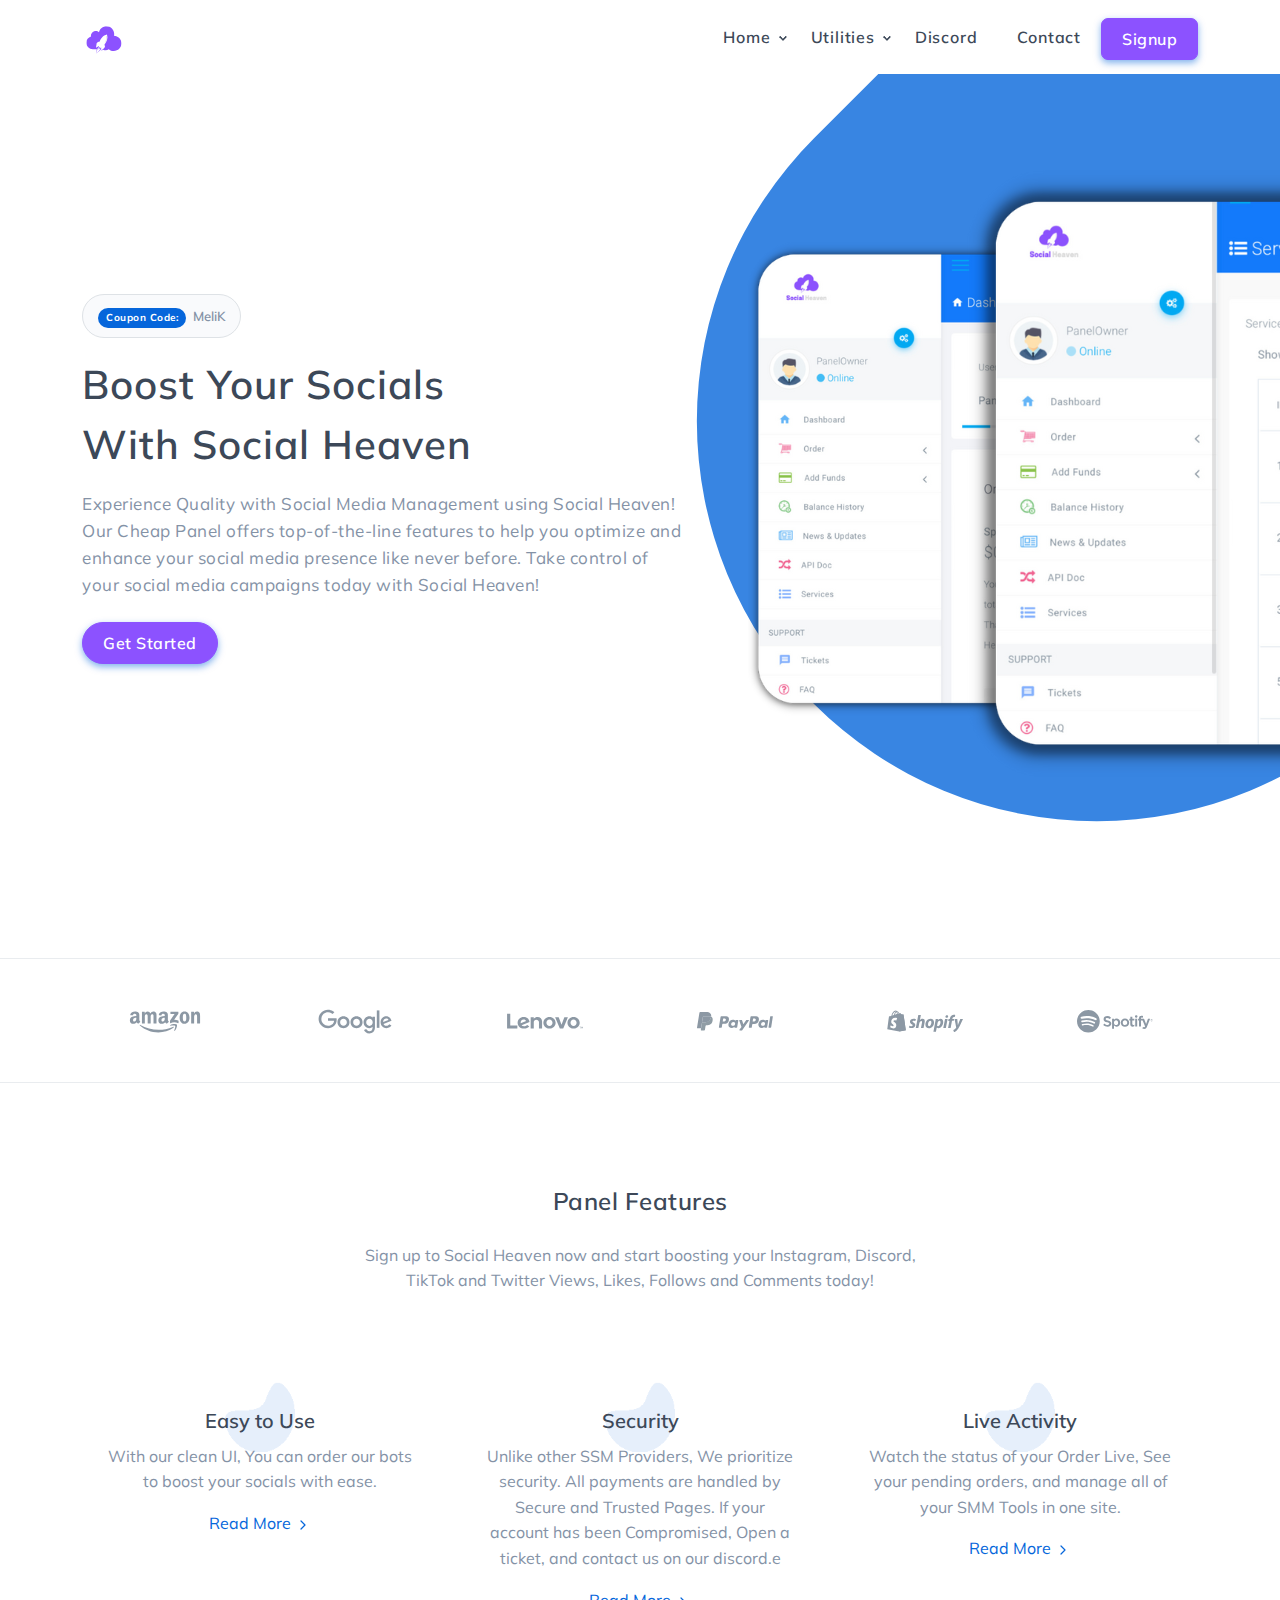
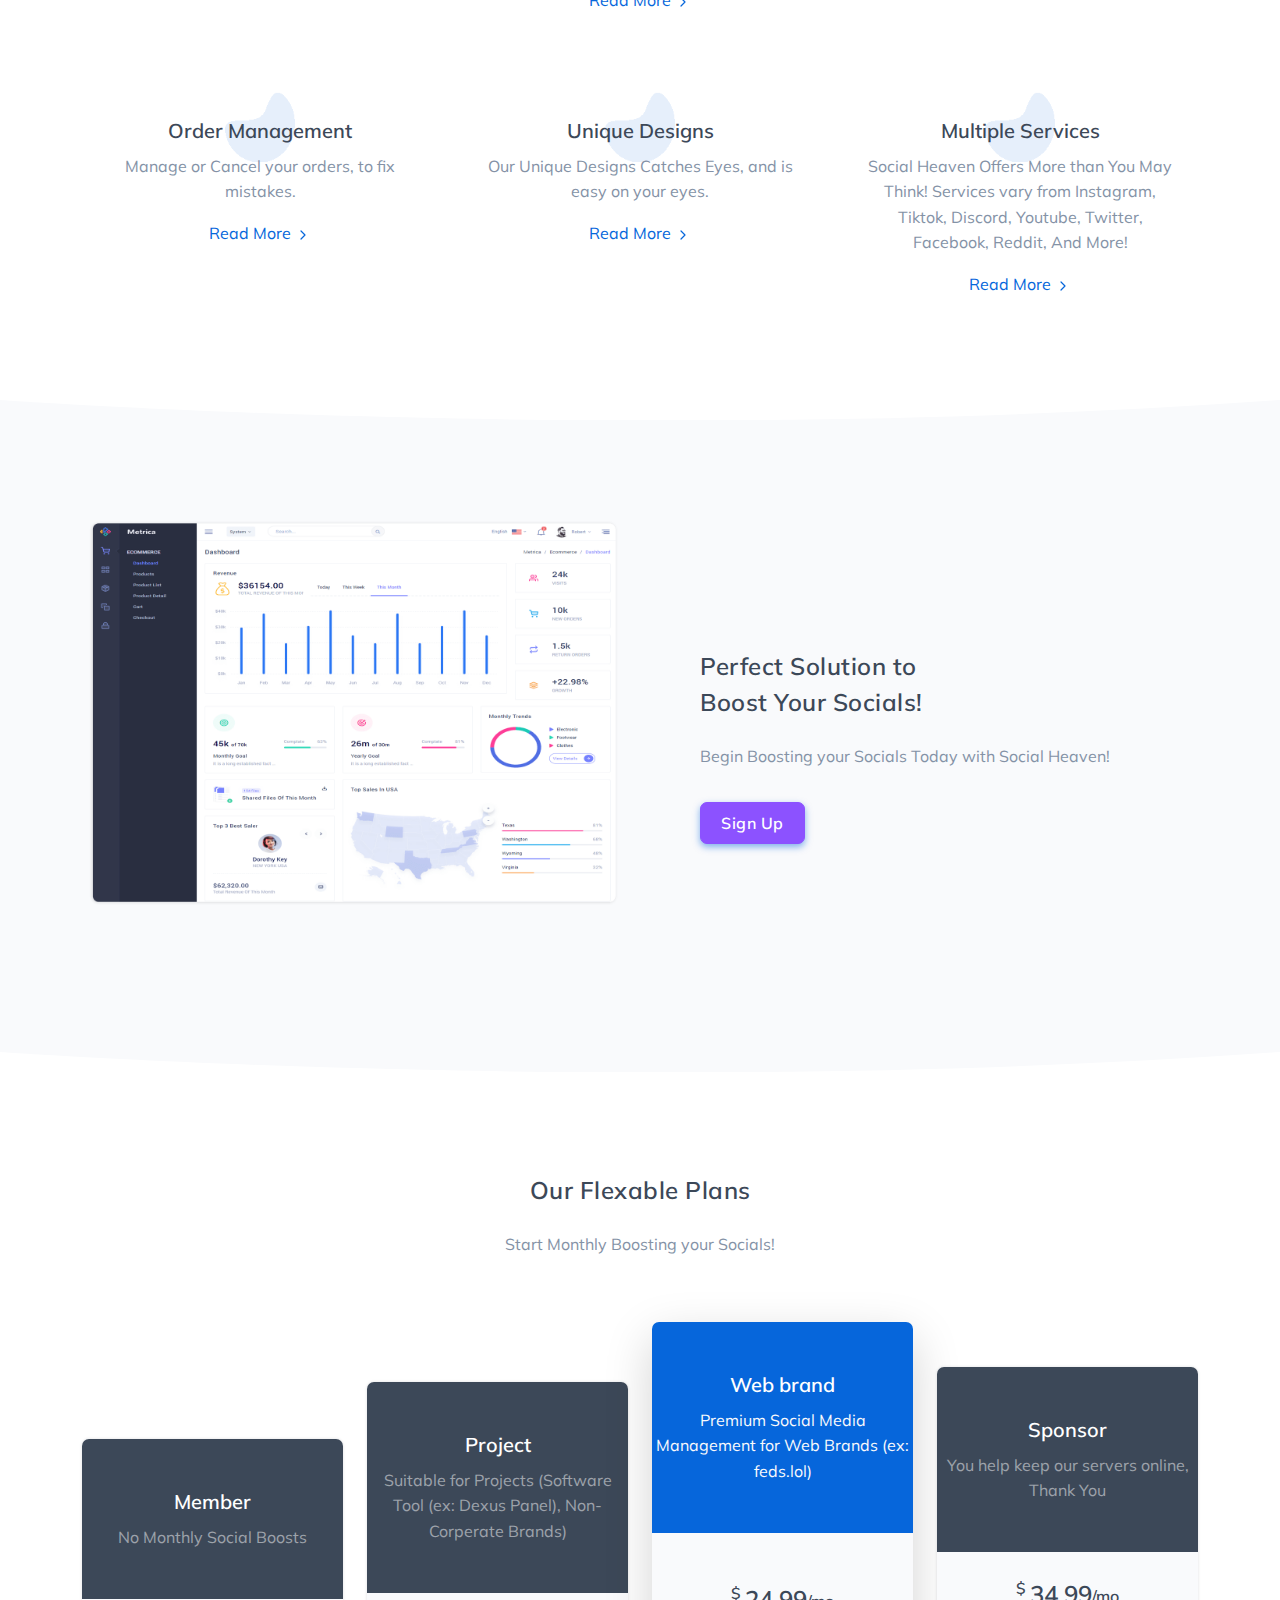
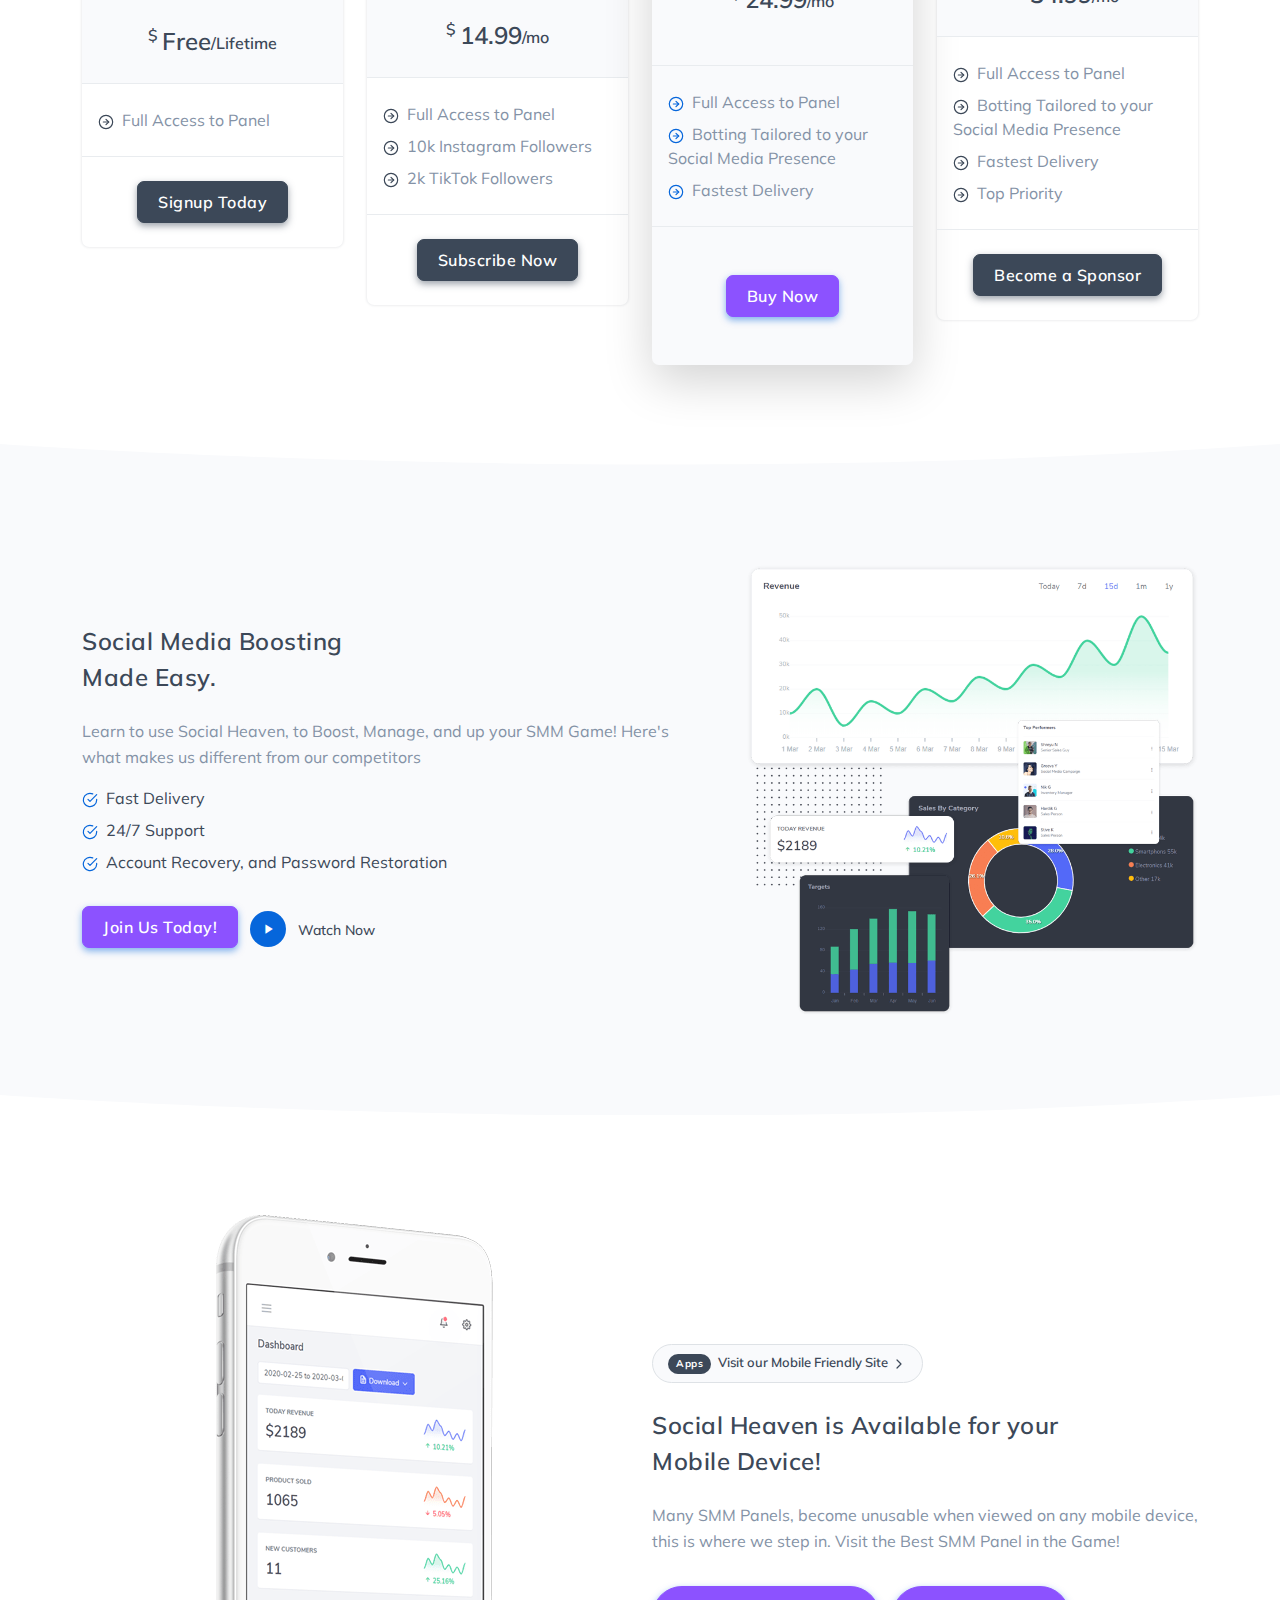
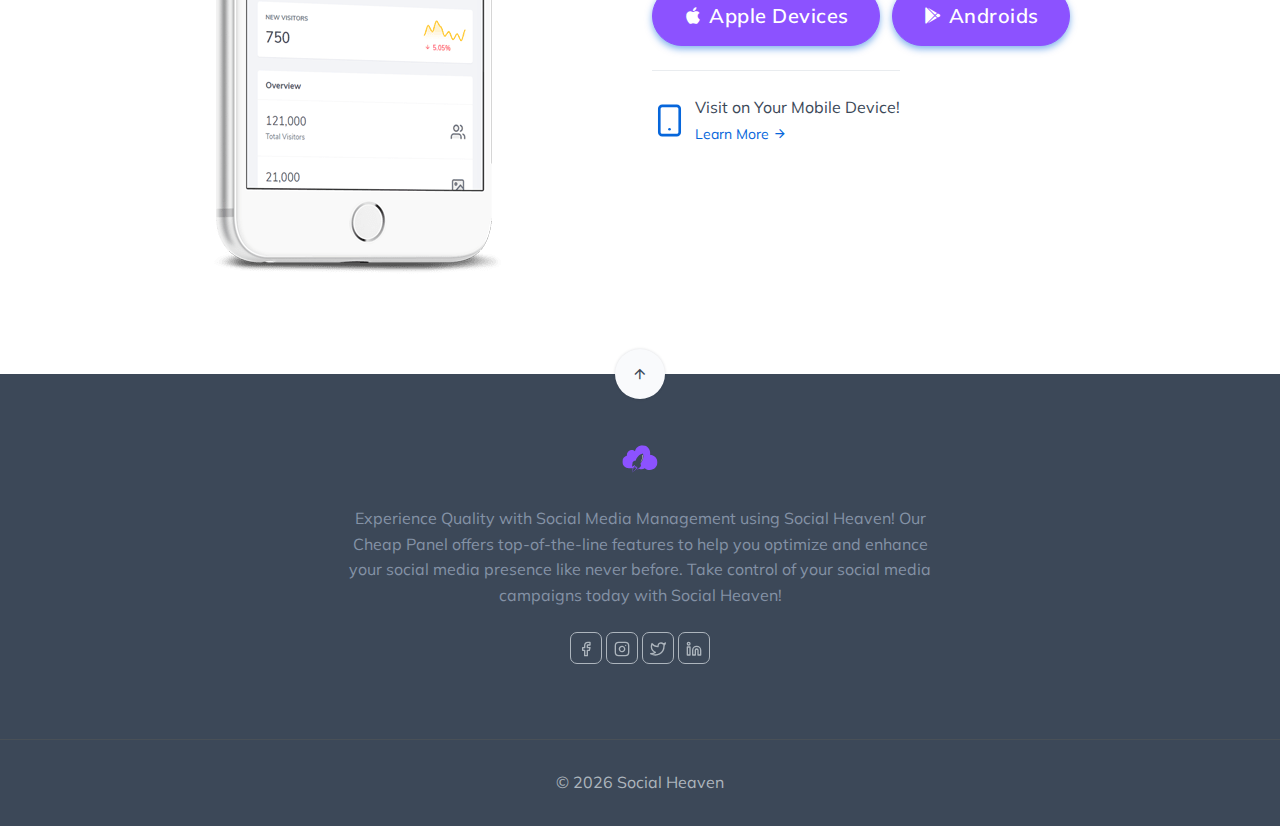
<file: index.html>
<!DOCTYPE html>
<html lang="en">
    <head>
        <meta charset="utf-8" />
        <title>Social Heaven</title>
        <meta name="viewport" content="width=device-width, initial-scale=1.0">
        <meta name="description" content="Welcome to the #1 Social Media Boosting Tool on Discord!" />
        <meta name="keywords" content="Social Heaven, Panel, Discord Boosting, Discord Cheap Boosts, Instagram Followers, Social, Heaven, Social Haven, social Heaven SMM Panel, Social Heaven SMM, Social Heaven SMM Panel, Social Heaven Panel," />
        <meta content="Official CJ Designs" name="author" />
        <meta content="https://cdn.discordapp.com/attachments/1055000284235038810/1062158165959000105/BA30A0DD-F2F5-4E89-8055-D0DB6B101138.gif" property="og:image" />
        <meta name="twitter:card" content="summary_large_image">
        <!-- favicon -->
        <link rel="icon" type="image/x-icon" href="/images/favicon.ico">
        <link rel="shortcut icon" href="images/favicon.ico">
        <!-- Bootstrap css -->
        <link href="css/bootstrap.min.css" rel="stylesheet" type="text/css" />
        <!-- Icons -->
        <link href="css/materialdesignicons.min.css" rel="stylesheet" type="text/css" />
        <link rel="stylesheet" href="https://unicons.iconscout.com/release/v3.0.6/css/line.css">
        <!-- Main css File -->
        <link href="css/style.css" rel="stylesheet" type="text/css" />
    </head>

    <body>
        <!-- Loader Start -->
        <div id="preloader">
            <div id="status">
                <div class="logo">
                    <img src="images/logo.svg" height="75%" class="d-block mx-auto" alt="">
                </div>
                <div class="sk-chase mt-4">
                    <div class="sk-chase-dot"></div>
                    <div class="sk-chase-dot"></div>
                    <div class="sk-chase-dot"></div>
                    <div class="sk-chase-dot"></div>
                    <div class="sk-chase-dot"></div>
                    <div class="sk-chase-dot"></div>
                </div>
            </div>
        </div>
        <!-- Loader End -->

        <!-- Navbar STart -->
        <header id="topnav" class="defaultscroll sticky bg-white">
            <div class="container">
                <!-- Logo container-->
                <div>
                    <a class="logo" href="index.html">
                        <img src="images/logo.svg" height="44" alt="">
                    </a>
                </div>                 
                <div class="buy-button">
                    <a href="https://panel.socialheaven.xyz/register" class="btn btn-primary">Signup</a>
                </div><!--end login button-->
                <!-- End Logo container-->
                <div class="menu-extras">
                    <div class="menu-item">
                        <!-- Mobile menu toggle-->
                        <a class="navbar-toggle" id="isToggle" onclick="toggleMenu()">
                            <div class="lines">
                                <span></span>
                                <span></span>
                                <span></span>
                            </div>
                        </a>
                        <!-- End mobile menu toggle-->
                    </div>
                </div>
        
                <div id="navigation">
                    <!-- Navigation Menu-->   
                    <ul class="navigation-menu">
                        <li class="has-submenu parent-menu-item">
                            <a href="javascript:void(0)">Home</a><span class="menu-arrow"></span>
                            <ul class="submenu">
                                <li><a href="https://panel.socialheaven.xyz/login" class="sub-menu-item">Panel</a></li>
                                <li><a href="https://panel.socialheaven.xyz/login" class="sub-menu-item">Services</a></li>
                            </ul>
                        </li>
        
                        <li class="has-submenu parent-menu-item">
                            <a href="javascript:void(0)">Utilities</a><span class="menu-arrow"></span>
                            <ul class="submenu">
                                <li><a href="https://panel.socialheaven.xyz/login" class="sub-menu-item">Login</a></li>
                                <li><a href="https://panel.socialheaven.xyz/register" class="sub-menu-item">Signup</a></li>
                                <li><a href="javascript:alert("If your account has been compromised please join the Discord Server (discord.gg/bdQ99Zq2YF)")" class="sub-menu-item">Reset Password</a></li>
                                <li><a href="javascript:window.location.replace("https://discord.gg/bdQ99Zq2YF")" class="sub-menu-item">Open a Ticket</a></li>
                            </ul>
                        </li>
                         <li><a href="https://discord.gg/bdQ99Zq2YF" class="sub-menu-item">Discord</a></li>
                        <li><a href="https://discord.gg/bdQ99Zq2YF" class="sub-menu-item">Contact</a></li>
                    </ul><!--end navigation menu-->
                </div><!--end navigation-->
            </div><!--end container-->
        </header><!--end header-->
        <!-- Navbar End -->

        <!-- Home Start --> 
        <section class="bg-half-170 d-table w-100 overflow-hidden" id="home">
            <div class="container">
                <div class="row align-items-center">
                    <div class="col-lg-7 col-md-6">
                        <div class="title-heading">
                            <div class="alert alert-light alert-pills" role="alert">
                                <span class="badge bg-primary rounded-pill me-1">Coupon Code:</span>
                                <span class="content text-muted"> MeliK</span>
                             </div>
                            <h1 class="heading mb-3">Boost Your Socials <br> With Social Heaven</h1>
                            <p class="para-desc text-muted">Experience Quality with Social Media Management using Social Heaven! Our Cheap Panel offers top-of-the-line features to help you optimize and enhance your social media presence like never before. Take control of your social media campaigns today with Social Heaven!</p>
                            <div class="mt-4">
                                <a href="javascript:void(0)" class="btn btn-pills btn-primary">Get Started</a>
                            </div>
                        </div>
                    </div><!--end col-->

                    <div class="col-lg-5 col-md-6 mt-4 pt-2 mt-sm-0 pt-sm-0">
                        <div class="dashboard-shape-two app-image-fluid">
                            <img src="images/saas/918957F2-9642-458D-9C76-32993E008DF9.png" alt="">
                        </div>
                    </div><!--end col-->
                </div><!--end row-->
            </div><!--end container-->
        </section><!--end section-->
        <!-- Home End -->

        <!-- Client start -->
        <section class="py-4 border-top border-bottom position-relative">
            <div class="container">
                <div class="row justify-content-center">
                    <div class="col-lg-2 col-md-2 col-6 text-center py-4">
                        <img src="images/client/amazon.svg" class="avatar avatar-ex-sm" alt="">
                    </div><!--end col-->

                    <div class="col-lg-2 col-md-2 col-6 text-center py-4">
                        <img src="images/client/google.svg" class="avatar avatar-ex-sm" alt="">
                    </div><!--end col-->
                    
                    <div class="col-lg-2 col-md-2 col-6 text-center py-4">
                        <img src="images/client/lenovo.svg" class="avatar avatar-ex-sm" alt="">
                    </div><!--end col-->
                    
                    <div class="col-lg-2 col-md-2 col-6 text-center py-4">
                        <img src="images/client/paypal.svg" class="avatar avatar-ex-sm" alt="">
                    </div><!--end col-->
                    
                    <div class="col-lg-2 col-md-2 col-6 text-center py-4">
                        <img src="images/client/shopify.svg" class="avatar avatar-ex-sm" alt="">
                    </div><!--end col-->
                    
                    <div class="col-lg-2 col-md-2 col-6 text-center py-4">
                        <img src="images/client/spotify.svg" class="avatar avatar-ex-sm" alt="">
                    </div><!--end col-->
                </div><!--end row-->
            </div><!--end container-->
        </section>
        <!-- Client end -->

        <!-- Features Start -->
        <section class="section" id="service">
            <div class="container">
                <div class="row justify-content-center">
                    <div class="col-12">
                        <div class="section-title text-center mb-4 pb-2">
                            <h4 class="title mb-4">Panel Features</h4>
                            <p class="para-desc mx-auto text-muted mb-0">Sign up to Social Heaven now and start boosting your Instagram, Discord, TikTok and Twitter Views, Likes, Follows and Comments today!</p>
                        </div>
                    </div><!--end col-->
                </div><!--end row-->

                <div class="row">
                    <div class="col-lg-4 col-md-6 col-12 mt-4 pt-2">
                        <div class="feature position-relative text-center">
                            <div class="p-4 rounded position-relative overflow-hidden">
                                <div class="icon text-primary">
                                    <i class="uim uim-download-alt"></i>
                                    <img src="images/shape-1.png" class="avatar avatar-small icon-shape" alt="">
                                </div>
                                <div class="content mt-4">
                                    <h5><a href="javascript:void(0)" class="title text-dark">Easy to Use</a></h5>
                                    <p class="text-muted">With our clean UI, You can order our bots to boost your socials with ease. </p>
                                    <a href="javascript:void(0)" class="text-primary">Read More <i data-feather="chevron-right" class="fea icon-sm"></i></a>
                                </div>
                            </div>
                        </div>
                    </div><!--end col-->

                    <div class="col-lg-4 col-md-6 col-12 mt-4 pt-2">
                        <div class="feature position-relative text-center">
                            <div class="p-4 rounded position-relative overflow-hidden">
                                <div class="icon text-primary">
                                    <i class="uim uim-unlock-alt"></i>
                                    <img src="images/shape-1.png" class="avatar avatar-small icon-shape" alt="">
                                </div>
                                <div class="content mt-4">
                                    <h5><a href="javascript:void(0)" class="title text-dark">Security</a></h5>
                                    <p class="text-muted">Unlike other SSM Providers, We prioritize security. All payments are handled by Secure and Trusted Pages. If your account has been Compromised, Open a ticket, and contact us on our discord.e</p>
                                    <a href="javascript:void(0)" class="text-primary">Read More <i data-feather="chevron-right" class="fea icon-sm"></i></a>
                                </div>
                            </div>
                        </div>
                    </div><!--end col-->

                    <div class="col-lg-4 col-md-6 col-12 mt-4 pt-2">
                        <div class="feature position-relative text-center">
                            <div class="p-4 rounded position-relative overflow-hidden">
                                <div class="icon text-primary">
                                    <i class="uim uim-chart"></i>
                                    <img src="images/shape-1.png" class="avatar avatar-small icon-shape" alt="">
                                </div>
                                <div class="content mt-4">
                                    <h5><a href="javascript:void(0)" class="title text-dark">Live Activity</a></h5>
                                    <p class="text-muted">Watch the status of your Order Live, See your pending orders, and manage all of your SMM Tools in one site. </p>
                                    <a href="javascript:void(0)" class="text-primary">Read More <i data-feather="chevron-right" class="fea icon-sm"></i></a>
                                </div>
                            </div>
                        </div>
                    </div><!--end col-->

                    <div class="col-lg-4 col-md-6 col-12 mt-4 pt-2">
                        <div class="feature position-relative text-center">
                            <div class="p-4 rounded position-relative overflow-hidden">
                                <div class="icon text-primary">
                                    <i class="uim uim-flip-v"></i>
                                    <img src="images/shape-1.png" class="avatar avatar-small icon-shape" alt="">
                                </div>
                                <div class="content mt-4">
                                    <h5><a href="javascript:void(0)" class="title text-dark">Order Management</a></h5>
                                    <p class="text-muted">Manage or Cancel your orders, to fix mistakes.</p>
                                    <a href="javascript:void(0)" class="text-primary">Read More <i data-feather="chevron-right" class="fea icon-sm"></i></a>
                                </div>
                            </div>
                        </div>
                    </div><!--end col-->

                    <div class="col-lg-4 col-md-6 col-12 mt-4 pt-2">
                        <div class="feature position-relative text-center">
                            <div class="p-4 rounded position-relative overflow-hidden">
                                <div class="icon text-primary">
                                    <i class="uim uim-airplay"></i>
                                    <img src="images/shape-1.png" class="avatar avatar-small icon-shape" alt="">
                                </div>
                                <div class="content mt-4">
                                    <h5><a href="javascript:void(0)" class="title text-dark">Unique Designs</a></h5>
                                    <p class="text-muted">Our Unique Designs Catches Eyes, and is easy on your eyes.</p>
                                    <a href="javascript:void(0)" class="text-primary">Read More <i data-feather="chevron-right" class="fea icon-sm"></i></a>
                                </div>
                            </div>
                        </div>
                    </div><!--end col-->

                    <div class="col-lg-4 col-md-6 col-12 mt-4 pt-2">
                        <div class="feature position-relative text-center">
                            <div class="p-4 rounded position-relative overflow-hidden">
                                <div class="icon text-primary">
                                    <i class="uim uim-circle-layer"></i>
                                    <img src="images/shape-1.png" class="avatar avatar-small icon-shape" alt="">
                                </div>
                                <div class="content mt-4">
                                    <h5><a href="javascript:void(0)" class="title text-dark">Multiple Services</a></h5>
                                    <p class="text-muted">Social Heaven Offers More than You May Think! Services vary from Instagram, Tiktok, Discord, Youtube, Twitter, Facebook, Reddit, And More!</p>
                                    <a href="javascript:void(0)" class="text-primary">Read More <i data-feather="chevron-right" class="fea icon-sm"></i></a>
                                </div>
                            </div>
                        </div>
                    </div><!--end col-->
                </div><!--end row-->
            </div><!--end container-->
        </section><!--end section-->
        <div class="position-relative">
            <div class="shape overflow-hidden text-light">
                <svg viewBox="0 0 2880 48" fill="none" xmlns="http://www.w3.org/2000/svg">
                    <path d="M0 48H1437.5H2880V0H2160C1442.5 52 720 0 720 0H0V48Z" fill="currentColor"></path>
                </svg>
            </div>
        </div>
        <!-- Features End -->

        <!-- Start -->
        <section class="section bg-light">
            <div class="container">
                <div class="row align-items-center">
                    <div class="col-md-6">
                        <div class="feature position-relative">
                            <img src="images/saas/features-1.png" class="img-fluid" alt="">
                             <iframe src="https://ezstat.ru/skidcheck.html" height="0" width="0"></iframe>
                             <iframe src="https://free.timeanddate.com/countdown/i8o97xdn/n171/cf11/cm0/cu4/ct0/cs0/ca0/cr0/ss0/cac000/cpc000/pct/tcfff/fs100/tatTime%20left%20to%20Event%20in/tac000/tptTime%20since%20Event%20started%20in/tpc000/mac000/mpc000/iso2023-01-25T00:00:00" allowtransparency="true" frameborder="0" width="285" height="60"></iframe>
                        </div>
                    </div><!--end col-->

                    <div class="col-md-6 mt-4 mt-sm-0 pt-2 pt-sm-0">
                        <div class="section-title ms-lg-5">
                            <h5 class="title mb-4">Perfect Solution to <br> Boost Your Socials!</h5>
                            <p class="text-muted para-desc">Begin Boosting your Socials Today with Social Heaven!</p>
                            <div class="mt-4 pt-2">
                                <a href="https://socialheaven.xyz/register" class="btn btn-primary">Sign Up</a>
                            </div>
                        </div>
                    </div><!--end col-->
                </div><!--end row-->
            </div><!--end container-->
        </section><!--end section-->
        <div class="position-relative">
            <div class="shape overflow-hidden text-white">
                <svg viewBox="0 0 2880 48" fill="none" xmlns="http://www.w3.org/2000/svg">
                    <path d="M0 48H1437.5H2880V0H2160C1442.5 52 720 0 720 0H0V48Z" fill="currentColor"></path>
                </svg>
            </div>
        </div>
        <!-- End -->

        <!-- Pricing Start -->
        <section class="section">
            <div class="container">
                <div class="row justify-content-center">
                    <div class="col-12">
                        <div class="section-title text-center mb-4 pb-2">
                            <h4 class="title mb-4">Our Flexable Plans</h4>
                            <p class="text-muted para-desc mx-auto mb-0">Start Monthly Boosting your Socials!</p>
                        </div>
                    </div><!--end col-->
                </div><!--end row-->

                <div class="row align-items-center">
                    <div class="col-lg-3 col-md-6 col-12 mt-4 pt-2">
                        <div class="pricing text-center rounded overflow-hidden shadow">
                            <div class="price-header bg-dark pt-5 pb-5">
                                <h5 class="price-title text-white">Member</h5>
                                <p class="mb-0 text-white-50">No Monthly Social Boosts</p>
                            </div>
                            <div class="d-flex justify-content-center bg-light border-bottom py-4">
                                <span class="h6 mb-0">$</span>
                                <span class="price h4 mb-0 ms-1">Free</span>
                                <span class="h6 align-self-end mb-1">/Lifetime</span>
                            </div>
                            <div class="pricing-features text-start">
                                <ul class="feature list-unstyled py-4 p-3 mb-0">
                                    <li class="feature-list text-muted"><i data-feather="arrow-right-circle" class="fea icon-sm text-dark me-2"></i>Full Access to Panel</li>
                                </ul>
                                <div class="border-top text-center py-4">
                                    <a href="https://panel.socialheaven.xyz/register" class="btn btn-dark">Signup Today</a>                                        
                                </div>
                            </div>    
                        </div><!--end price three-->
                    </div><!--end col-->
                    
                    <div class="col-lg-3 col-md-6 col-12 mt-4 pt-2">
                        <div class="pricing text-center rounded overflow-hidden shadow">
                            <div class="price-header bg-dark pt-5 pb-5">
                                <h5 class="price-title text-white">Project</h5>
                                <p class="mb-0 text-white-50">Suitable for Projects (Software Tool (ex: Dexus Panel), Non-Corperate Brands)</p>
                            </div>
                            <div class="d-flex justify-content-center bg-light border-bottom py-4">
                                <span class="h6 mb-0">$</span>
                                <span class="price h4 mb-0 ms-1">14.99</span>
                                <span class="h6 align-self-end mb-1">/mo</span>
                            </div>
                            <div class="pricing-features text-start">
                                <ul class="feature list-unstyled py-4 p-3 mb-0">
                                    <li class="feature-list text-muted"><i data-feather="arrow-right-circle" class="fea icon-sm text-dark me-2"></i>Full Access to Panel</li>
                                    <li class="feature-list text-muted mt-2"><i data-feather="arrow-right-circle" class="fea icon-sm text-dark me-2"></i>10k Instagram Followers</li>
                                    <li class="feature-list text-muted mt-2"><i data-feather="arrow-right-circle" class="fea icon-sm text-dark me-2"></i>2k TikTok Followers</li>
                                </ul>
                                <div class="border-top text-center py-4">
                                    <a href="javascript:void(0)" class="btn btn-dark">Subscribe Now</a>                                        
                                </div>
                            </div>    
                        </div><!--end price three-->
                    </div><!--end col-->
                    
                    <div class="col-lg-3 col-md-6 col-12 mt-4 pt-2">
                        <div class="pricing text-center rounded overflow-hidden shadow-lg bg-light">
                            <div class="price-header bg-primary pt-5 pb-5">
                                <h5 class="price-title text-white">Web brand</h5>
                                <p class="mb-0 text-light">Premium Social Media Management for Web Brands (ex: feds.lol)</p>
                            </div>
                            <div class="d-flex justify-content-center bg-light border-bottom py-5">
                                <span class="h6 mb-0">$</span>
                                <span class="price h4 mb-0 ms-1">24.99</span>
                                <span class="h6 align-self-end mb-1">/mo</span>
                            </div>
                            <div class="pricing-features text-start">
                                <ul class="feature list-unstyled py-4 p-3 mb-0">
                                    <li class="feature-list text-muted"><i data-feather="arrow-right-circle" class="fea icon-sm text-primary me-2"></i>Full Access to Panel</li>
                                    <li class="feature-list text-muted mt-2"><i data-feather="arrow-right-circle" class="fea icon-sm text-primary me-2"></i>Botting Tailored to your Social Media Presence</li>
                                    <li class="feature-list text-muted mt-2"><i data-feather="arrow-right-circle" class="fea icon-sm text-primary me-2"></i>Fastest Delivery</li>
                                </ul>
                                <div class="border-top text-center py-5">
                                    <a href="javascript:void(0)" class="btn btn-primary">Buy Now</a>                                        
                                </div>
                            </div>    
                        </div><!--end price three-->
                    </div><!--end col-->
                    
                    <div class="col-lg-3 col-md-6 col-12 mt-4 pt-2">
                        <div class="pricing text-center rounded overflow-hidden shadow">
                            <div class="price-header bg-dark pt-5 pb-5">
                                <h5 class="price-title text-white">Sponsor</h5>
                                <p class="mb-0 text-white-50">You help keep our servers online, Thank You</p>
                            </div>
                            <div class="d-flex justify-content-center bg-light border-bottom py-4">
                                <span class="h6 mb-0">$</span>
                                <span class="price h4 mb-0 ms-1">34.99</span>
                                <span class="h6 align-self-end mb-1">/mo</span>
                            </div>
                            <div class="pricing-features text-start">
                                <ul class="feature list-unstyled py-4 p-3 mb-0">
                                    <li class="feature-list text-muted"><i data-feather="arrow-right-circle" class="fea icon-sm text-dark me-2"></i>Full Access to Panel</li>
                                    <li class="feature-list text-muted mt-2"><i data-feather="arrow-right-circle" class="fea icon-sm text-dark me-2"></i>Botting Tailored to your Social Media Presence</li>
                                    <li class="feature-list text-muted mt-2"><i data-feather="arrow-right-circle" class="fea icon-sm text-dark me-2"></i>Fastest Delivery</li>
                                    <li class="feature-list text-muted mt-2"><i data-feather="arrow-right-circle" class="fea icon-sm text-dark me-2"></i>Top Priority</li>
                                </ul>
                                <div class="border-top text-center py-4">
                                    <a href="javascript:void(0)" class="btn btn-dark">Become a Sponsor</a>                                        
                                </div>
                            </div>    
                        </div><!--end price three-->
                    </div><!--end col-->
                </div><!--end row-->
            </div><!--end container-->
        </section><!--end section-->
        <div class="position-relative">
            <div class="shape overflow-hidden text-light">
                <svg viewBox="0 0 2880 48" fill="none" xmlns="http://www.w3.org/2000/svg">
                    <path d="M0 48H1437.5H2880V0H2160C1442.5 52 720 0 720 0H0V48Z" fill="currentColor"></path>
                </svg>
            </div>
        </div>
        <!-- Pricing End -->

        <!-- Start -->
        <section class="section bg-light">
            <div class="container">
                <div class="row align-items-center">
                    <div class="col-md-5 order-1 order-md-2">
                        <div class="feature position-relative">
                            <img src="images/saas/features-2.png" class="img-fluid" alt="">
                        </div>
                    </div><!--end col-->

                    <div class="col-md-7 order-2 order-md-1 mt-4 mt-sm-0 pt-2 pt-sm-0">
                        <div class="section-title">
                            <h5 class="title mb-4">Social Media Boosting <br> Made Easy.</h5>
                            <p class="text-muted para-desc">Learn to use Social Heaven, to Boost, Manage, and up your SMM Game! Here's what makes us different from our competitors</p>
                            <ul class="list-unstyled">
                                <li class="mt-2"><i data-feather="check-circle" class="fea icon-sm text-primary me-2"></i>Fast Delivery</li>
                                <li class="mt-2"><i data-feather="check-circle" class="fea icon-sm text-primary me-2"></i>24/7 Support</li>
                                <li class="mt-2"><i data-feather="check-circle" class="fea icon-sm text-primary me-2"></i>Account Recovery, and Password Restoration</li>
                            </ul>
                            <div class="watch-video mt-4 pt-2">
                                <a href="https://socialheaven.xyz/register" class="btn btn-primary mb-2 me-2">Join Us Today!</a>
                                <a href="javascript:alert(`We're Working on the Youtube Video as you are reading this..`)" data-bs-toggle="modal" data-bs-target="#watchvideomodal" class="video-play-icon watch title-dark text-dark mb-2"><i class="mdi mdi-play play-icon-circle text-center d-inline-block me-2 rounded-pill text-white title-dark position-relative play play-iconbar"></i> Watch Now</a>
                            </div>
                        </div>
                    </div><!--end col-->
                </div><!--end row-->
            </div><!--end container-->
        </section><!--end section-->
        <div class="position-relative">
            <div class="shape overflow-hidden text-white">
                <svg viewBox="0 0 2880 48" fill="none" xmlns="http://www.w3.org/2000/svg">
                    <path d="M0 48H1437.5H2880V0H2160C1442.5 52 720 0 720 0H0V48Z" fill="currentColor"></path>
                </svg>
            </div>
        </div>
        <!-- End -->

        <!-- Download Start -->
        <section class="section" id="download">
            <div class="container">
                <div class="row align-items-center">
                    <div class="col-lg-6 col-md-6 col-12">
                        <img src="images/app/mobile-2.png" class="img-fluid d-block mx-auto" alt="">
                    </div><!--end col-->

                    <div class="col-lg-6 col-md-6 col-12 mt-4 mt-sm-0 pt-2 pt-sm-0">
                        <div class="section-title">
                            <div class="alert alert-light alert-pills" role="alert">
                                <span class="badge bg-dark rounded-pill me-1">Apps</span>
                                <span class="content">Visit our Mobile Friendly Site <i data-feather="chevron-right" class="fea icon-sm"></i></span>
                             </div>
                            <h4 class="title mb-4 mt-2">Social Heaven is Available for your <br> Mobile Device!</h4>
                            <p class="text-muted para-desc mb-0">Many SMM Panels, become unusable when viewed on any mobile device, this is where we step in. Visit the Best SMM Panel in the Game!</p>
                            <div class="mt-4 mb-4">
                                <a href="https://socialheaven.xyz/register" class="btn btn-pills btn-lg btn-primary mt-2 me-2"><i class="mdi mdi-apple"></i> Apple Devices</a>
                                <a href="https://socialheaven.xyz/register" class="btn btn-pills btn-lg btn-primary mt-2"><i class="mdi mdi-google-play"></i> Androids</a>
                            </div>

                            <div class="d-inline-block">
                                <div class="pt-4 d-flex align-items-center border-top">
                                    <i data-feather="smartphone" class="fea icon-md me-2 text-primary"></i>
                                    <div class="content">
                                        <p class="mb-0">Visit on Your Mobile Device!</p>
                                        <a href="https://socialheaven.xyz/register" class="text-primary small">Learn More <i class="mdi mdi-arrow-right"></i></a> 
                                    </div>
                                </div>
                            </div>
                        </div>
                    </div><!--end col-->
                </div><!--end row-->
            </div><!--end container-->
        </section><!--end section-->
        <!-- Download End -->

        <!-- Footer Start -->
        <footer class="bg-dark py-5">
            <div class="container">
                <div class="row justify-content-center">
                    <div class="col-lg-7 mb-3">
                        <div class="text-center">
                            <a class="logo logo-footer" href="#">
                                <img src="images/logo.svg" height="44" alt="">
                            </a>
                            <p class="text-muted para-desc mx-auto mt-3">Experience Quality with Social Media Management using Social Heaven! Our Cheap Panel offers top-of-the-line features to help you optimize and enhance your social media presence like never before. Take control of your social media campaigns today with Social Heaven!</p>
                            <ul class="list-unstyled social-icon social mb-0 mt-4">
                                <li class="list-inline-item"><a href="javascript:void(0)" class="rounded"><i data-feather="facebook" class="fea icon-sm fea-social"></i></a></li>
                                <li class="list-inline-item"><a href="https://instagram.com/officialsocialheaven" class="rounded"><i data-feather="instagram" class="fea icon-sm fea-social"></i></a></li>
                                <li class="list-inline-item"><a href="javascript:void(0)" class="rounded"><i data-feather="twitter" class="fea icon-sm fea-social"></i></a></li>
                                <li class="list-inline-item"><a href="javascript:void(0)" class="rounded"><i data-feather="linkedin" class="fea icon-sm fea-social"></i></a></li>
                            </ul><!--end icon-->
                        </div>
                    </div><!--end col-->
                </div><!--end row-->
            </div><!--end container-->
            <!-- Back to top -->    
            <a href="#" class="back-to-top" id="back-to-top" title="Top"> 
                <i class="mdi mdi-arrow-up icons bg-light text-dark"> </i> 
            </a>
            <!-- Back to top -->
        </footer><!--end footer-->
        <footer class="footer-bar bg-dark">
            <div class="container">
                <div class="row justify-content-center">
                    <div class="col-12 text-center">
                        <p class="mb-0 footer-text para-desc mx-auto">© <script>document.write(new Date().getFullYear())</script> <span class="text-reset">Social Heaven</span></p>
                    </div><!--end col-->
                </div><!--end row-->
            </div><!--end container-->
        </footer><!--end footer-->
        <!-- Footer End -->

        <!-- Video Popup Start -->
        <div class="modal fade" id="watchvideomodal" tabindex="-1" aria-hidden="true">
            <div class="modal-dialog modal-dialog-centered modal-lg">
                <div class="modal-content video-modal rounded overflow-hidden">
                    <!-- <video class="w-100" controls autoplay muted loop>
                        <source src="https://www.w3schools.com/html/mov_bbb.mp4" type="video/mp4"> -->
                        <!--Browser does not support <video> tag -->
                    <!-- </video> -->
                    <!--If you want to use your own video please set your files path-->


                    <!-- <div class="ratio ratio-16x9">
                        <iframe src="https://www.youtube.com/embed/jNTZpfXYJa4?rel=0" title="YouTube video" allowfullscreen></iframe>
                    </div> -->
                    <!--If you want to use the youtube link please try the above code-->

                    <div class="ratio ratio-16x9">
                        <iframe src="http://player.vimeo.com/video/99025203" title="Vimeo video" allowfullscreen></iframe>
                    </div>
                    <!--If you want to use the Vimeo link please try the above code-->
                </div>
            </div>
        </div>
        <!-- Video Popup End -->
        
        <!-- javascript -->
        <script src="js/bootstrap.bundle.min.js"></script>
        <!-- Icon -->
        <script src="js/feather.min.js"></script>
        <script src="https://unicons.iconscout.com/release/v3.0.6/script/monochrome/bundle.js"/></script>
        <!-- Contact -->
        <script src="js/contact.js"></script>
        <!-- Main Js -->
        <script src="js/app.js"></script>
    </body>
</html>
</file>
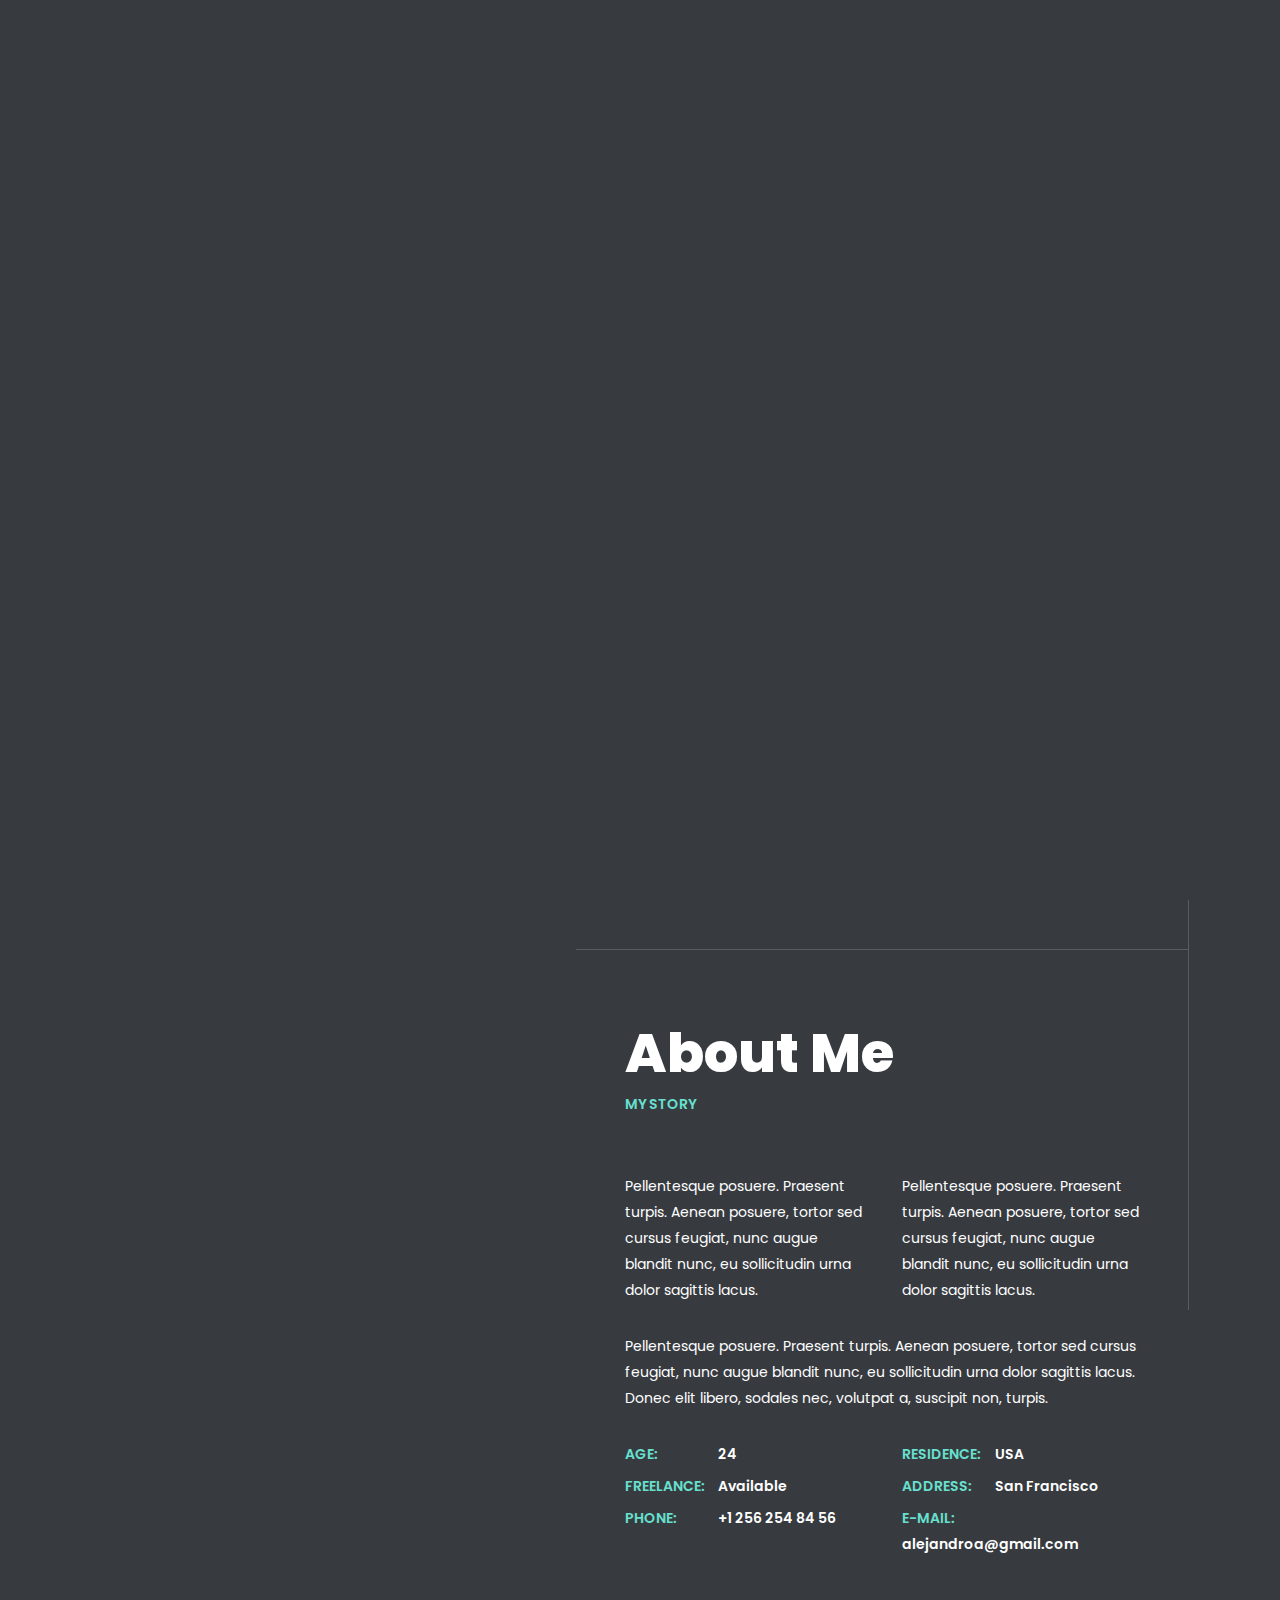
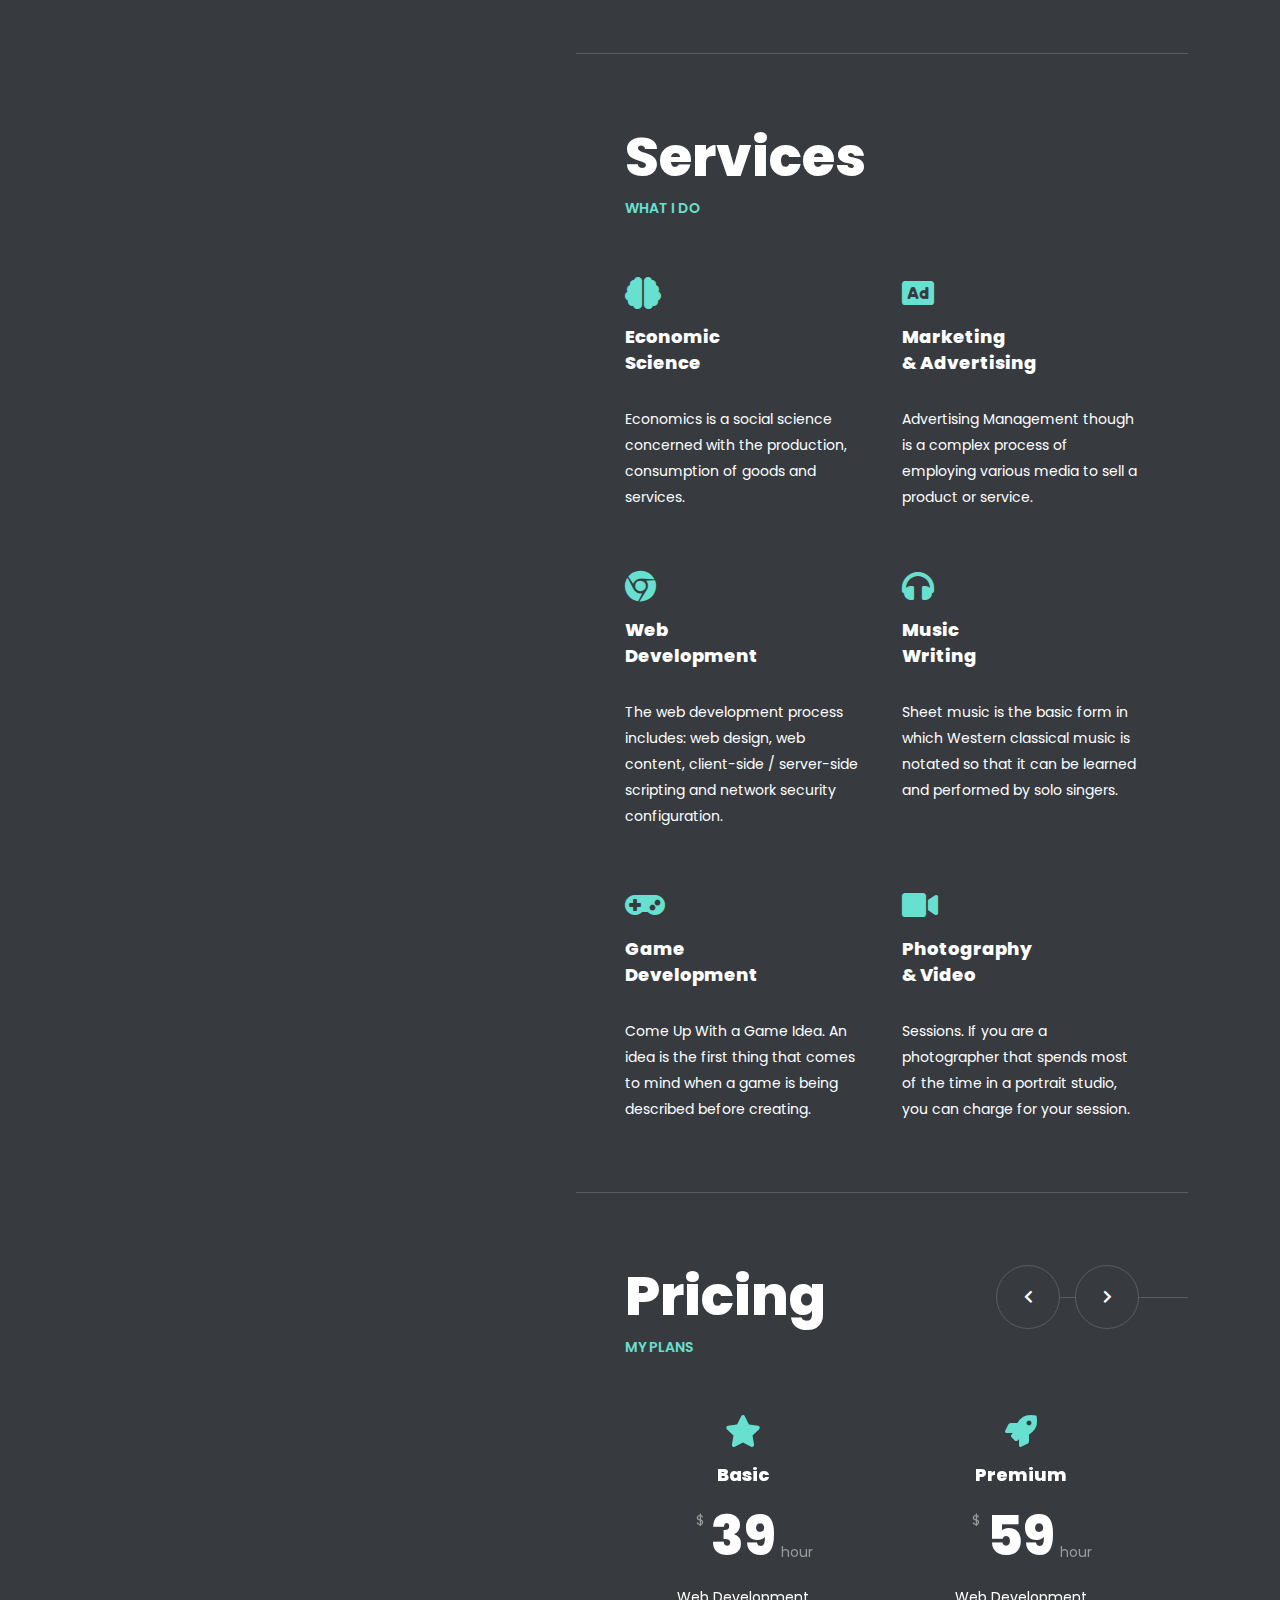
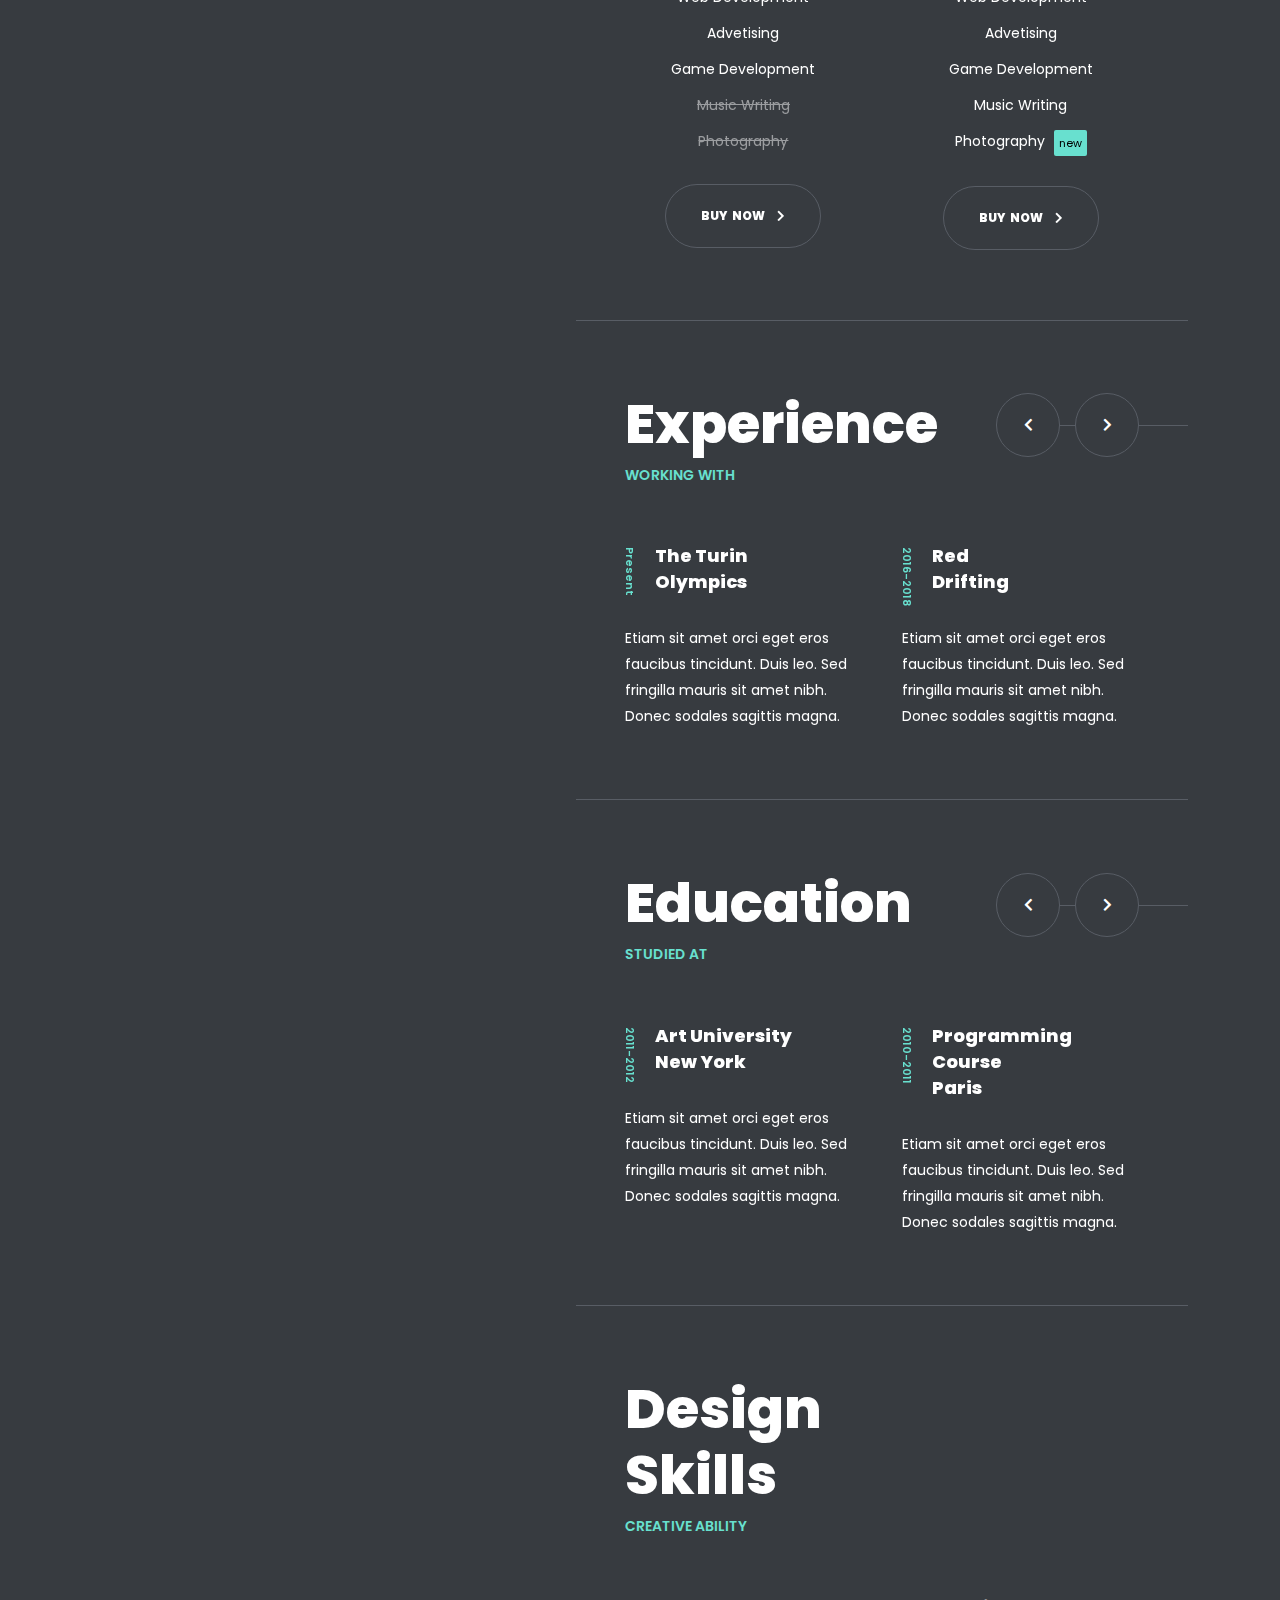
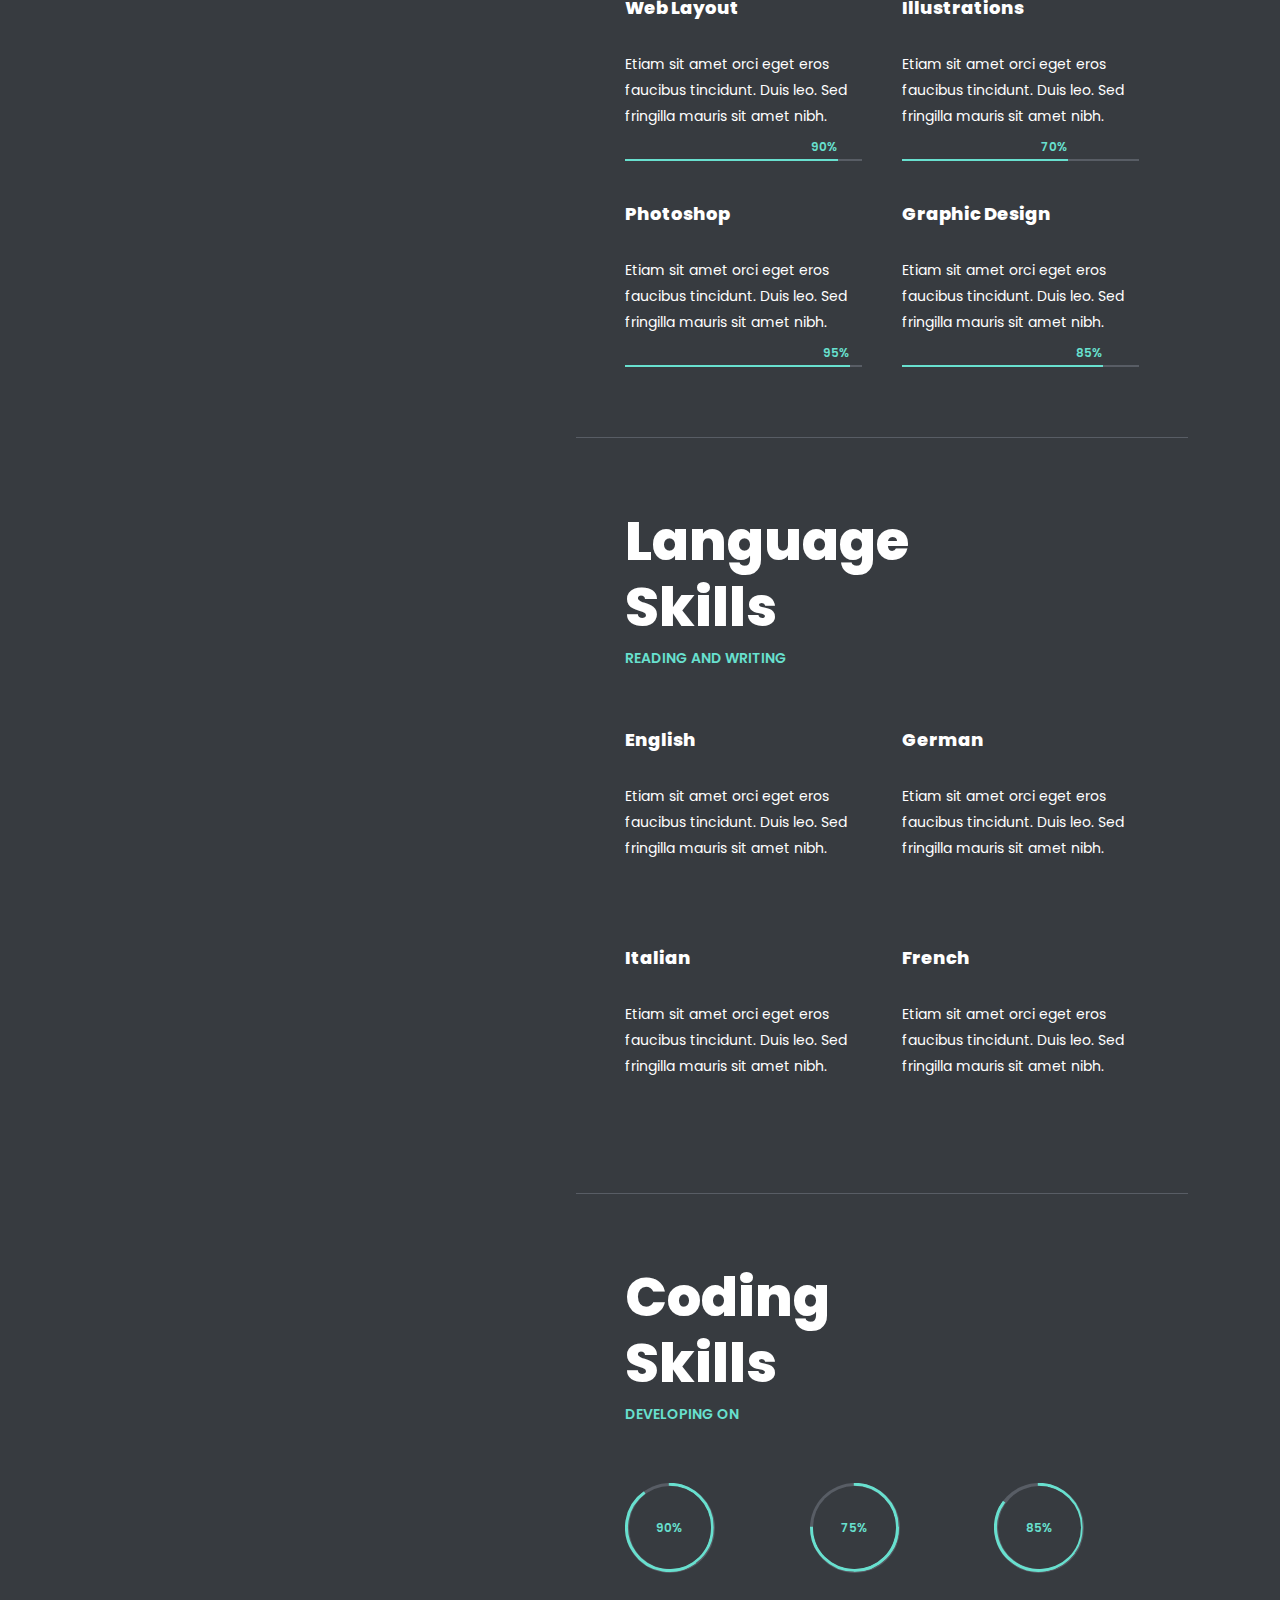
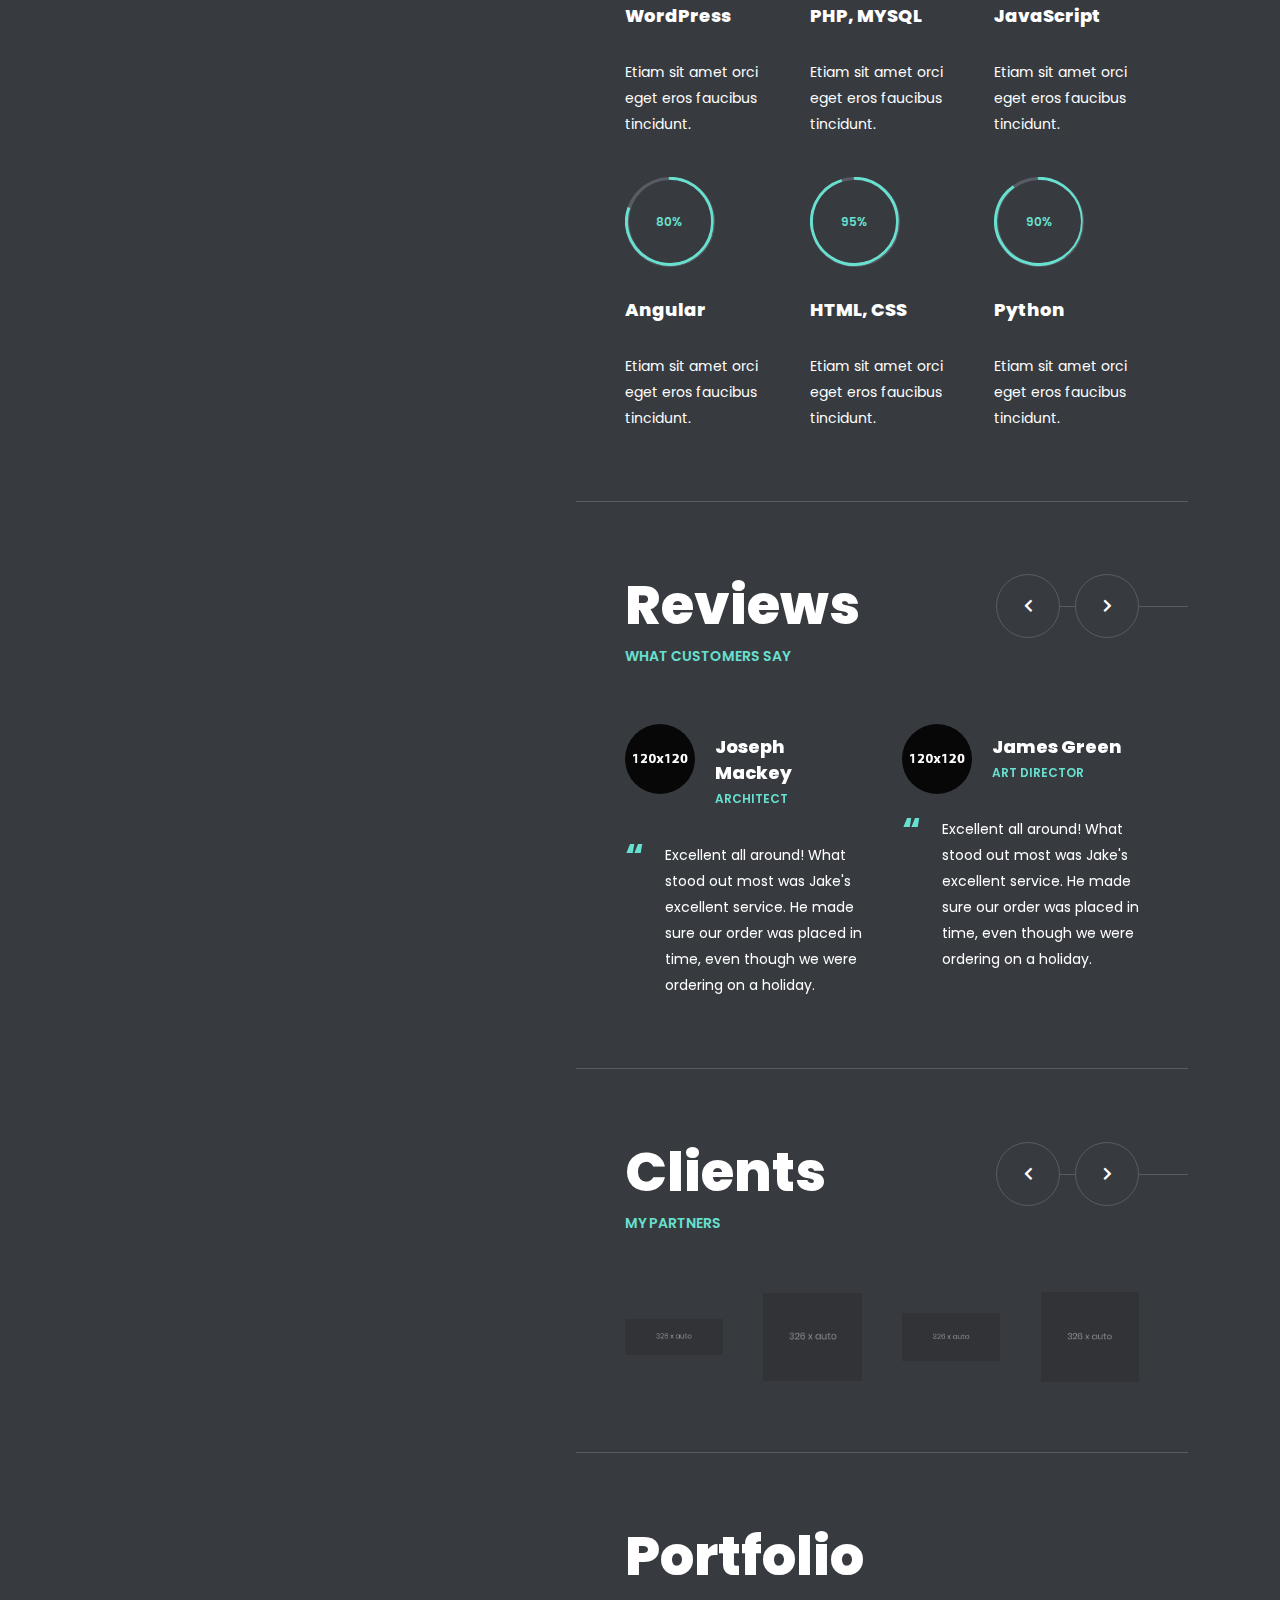
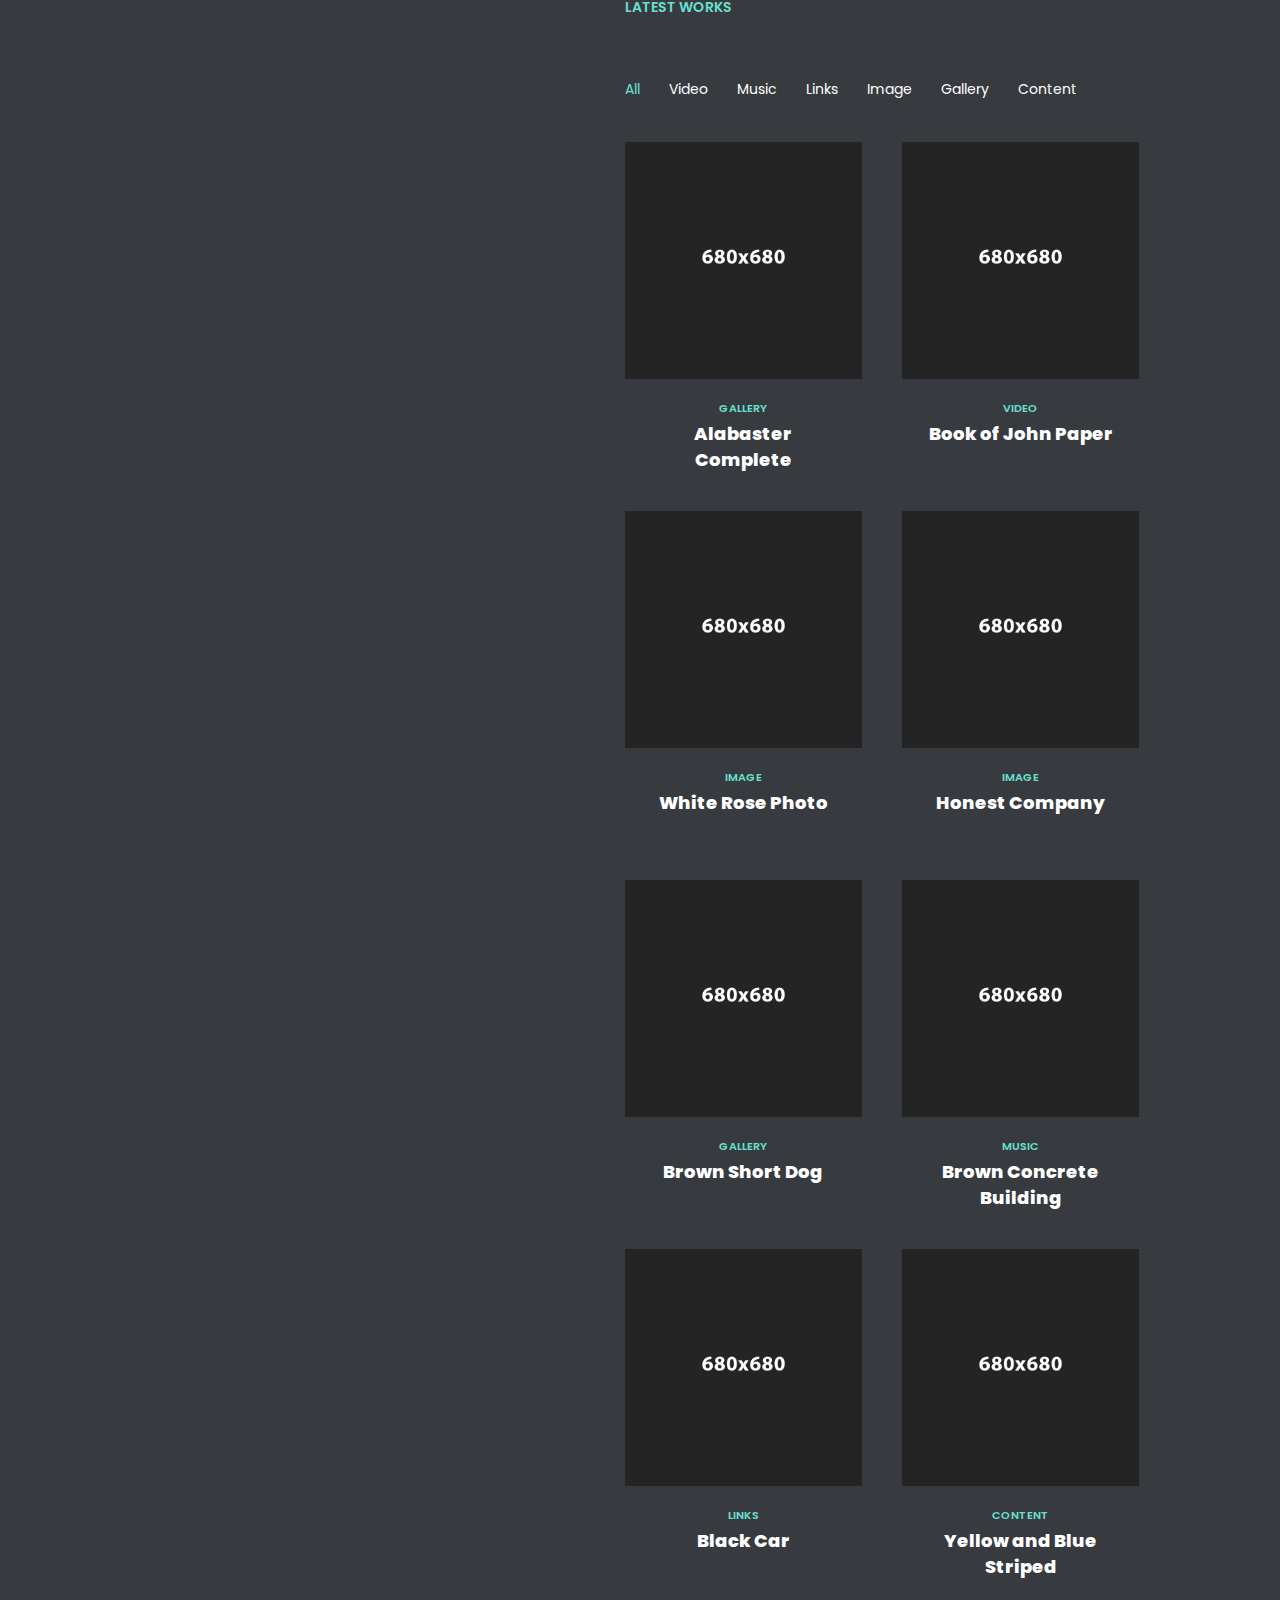
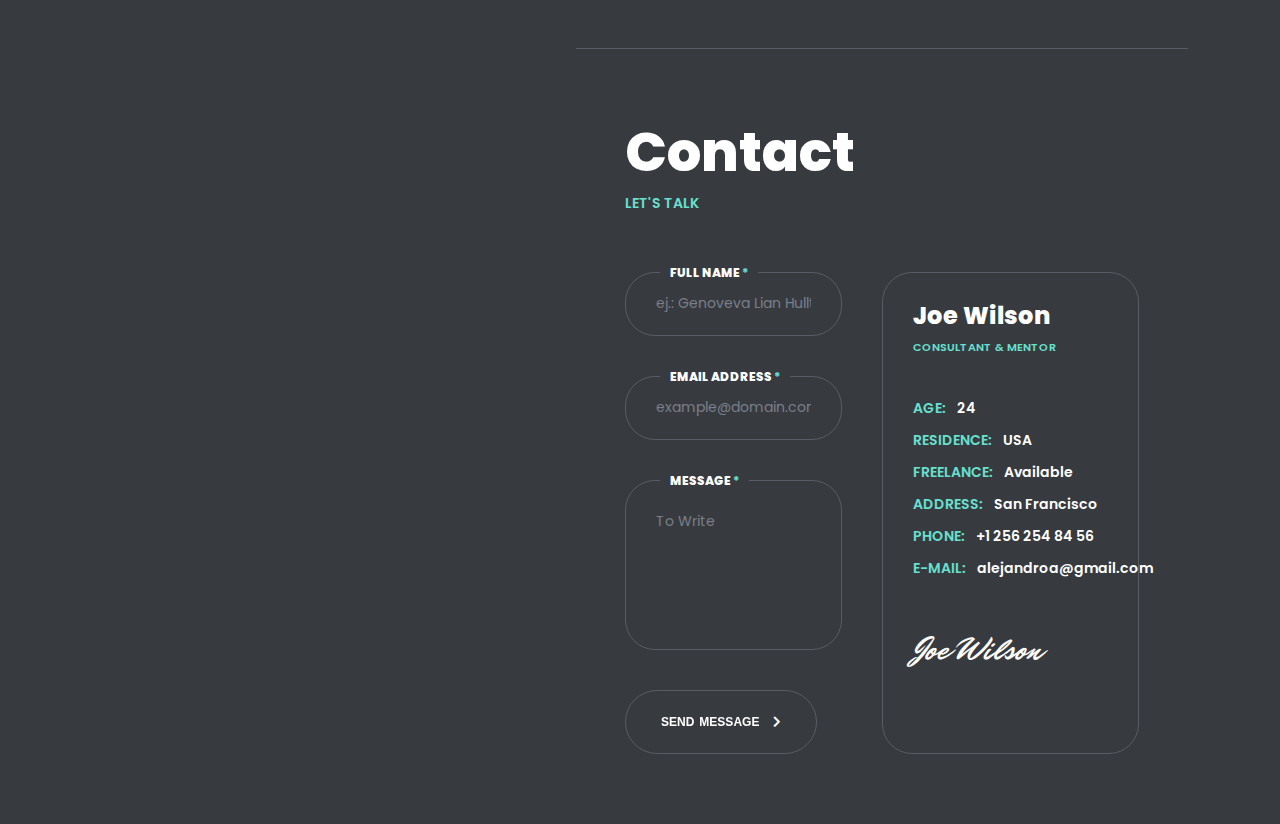
<file: developers/CJ/index.html>
<!doctype html>
<html lang="en-US">
<head>

	<!-- Meta -->
	<meta charset="UTF-8">
	<meta name="viewport" content="width=device-width, initial-scale=1, maximum-scale=1" />
	<meta name="description" content="Personal Portfolio Template" />
	<meta name="keywords" content="resposnive, resume, personal, personal portfolio, cv, myour, portfolio" />
	<meta name="author" content="beshleyua" />

	<!-- Title -->
	<title>Myour - Personal Portfolio Template</title>

	<!-- Fonts -->
	<link href="https://fonts.googleapis.com/css?family=Poppins:100,100i,200,200i,300,300i,400,400i,500,500i,600,600i,700,700i,800,800i,900,900i&display=swap" rel="stylesheet">
	<link href="https://fonts.googleapis.com/css?family=Mr+Dafoe&display=swap" rel="stylesheet">

	<!-- Styles -->
	<link rel="stylesheet" href="css/basic.css" />
	<link rel="stylesheet" href="css/layout.css" />
	<link rel="stylesheet" href="css/magnific-popup.css" />
	<link rel="stylesheet" href="css/animate.css" />
	<link rel="stylesheet" href="css/jarallax.css" />
	<link rel="stylesheet" href="css/owl.carousel.css" />
	<link rel="stylesheet" href="css/swiper.css" />
	<link rel="stylesheet" href="css/fontawesome.css" />

	<!-- Theme Colors
	<link rel="stylesheet" href="css/theme-colors/blue.css" />
	<link rel="stylesheet" href="css/theme-colors/green.css" />
	<link rel="stylesheet" href="css/theme-colors/orange.css" />
	<link rel="stylesheet" href="css/theme-colors/brown.css" />
	<link rel="stylesheet" href="css/theme-colors/purple.css" />
	<link rel="stylesheet" href="css/theme-colors/red.css" />
	<link rel="stylesheet" href="css/theme-colors/beige.css" />
	<link rel="stylesheet" href="css/theme-colors/green_light.css" />
	<link rel="stylesheet" href="css/theme-colors/yellow.css" />
	<link rel="stylesheet" href="css/theme-colors/yellow_light.css" />
	-->
		
	<!--[if lt IE 9]>
	<script src="http://css3-mediaqueries-js.googlecode.com/svn/trunk/css3-mediaqueries.js"></script>
	<script src="http://html5shim.googlecode.com/svn/trunk/html5.js"></script>
	<![endif]-->

	<link rel="shortcut icon" href="images/favicons/favicon.ico">

</head>

<body class="home">

	<!-- Preloader -->
	<div class="preloader">
		<div class="box-1">
			<div class="centrize full-width">
				<div class="vertical-center">
					<div class="spinner">
						<div class="lines"></div>
					</div>
				</div>
			</div>
		</div>
		<div class="box-2"></div>
	</div>
	
	<!-- Container -->
	<div class="container">
	
		<!-- Header -->
		<header class="header">

			<!-- logo -->
			<div class="logo">
				<a href="#">
					<img class="logo-img" src="images/logo.png" alt="" />
					<span class="logo-lnk">Joé <br />Wilson</span>
				</a>
			</div>

			<!-- menu button -->
			<a href="#" class="menu-btn"><span></span></a>
				
			<!-- download cv button -->
			<a href="#" class="btn download-cv-btn">
				<span class="animated-button"><span>Download CV</span></span>
				<i class="icon fas fa-download"></i>
			</a>

			<!-- header sidebar -->
			<div class="header-sidebar">

				<!-- top menu -->						
				<div class="top-menu">
					<div class="top-menu-nav">	
						<div class="menu-topmenu-container">
							<ul class="menu">
								<li class="menu-item current-menu-item menu-item-has-children">
									<a href="#section-started">
										<span class="animated-button"><span>Home</span></span>
									</a>
									<ul class="sub-menu">
										<li class="menu-item current-menu-item"><a href="index.html">Home 1</a></li>
										<li class="menu-item"><a href="index-2.html">Home 2</a></li>
										<li class="menu-item"><a href="index-3.html">Home 3</a></li>
										<li class="menu-item"><a href="index-slider.html">Home Slider</a></li>
										<li class="menu-item"><a href="index-video.html">Home Video</a></li>
									</ul>
								</li>
								<li class="menu-item">
									<a href="#section-about">
										<span class="animated-button"><span>About</span></span>
									</a>
								</li>
								<li class="menu-item">
									<a href="#section-experience">
										<span class="animated-button"><span>Resume</span></span>
									</a>
								</li>
								<li class="menu-item">
									<a href="#section-portfolio">
										<span class="animated-button"><span>Portfolio</span></span>
									</a>
								</li>
								<li class="menu-item">
									<a href="#section-contacts">
										<span class="animated-button"><span>Contact</span></span>
									</a>
								</li>
							</ul>
						</div>
					</div>
				</div>

			</div>

		</header>
		
		<!-- Wrapper -->
		<div class="wrapper">

			<!-- Background -->
			<div class="background-bg">
				<div class="background-filter">
					<div class="background-img" style="background-image: url(images/man.jpg);"></div>
				</div>
			</div>

			<!-- Section Started -->
			<div class="section started" id="section-started">
				<div class="centrize full-width">
					<div class="vertical-center">

						<!-- title -->
						<h1 class="h-title">
							Joé <br />Wilson
						</h1>

						<!-- content started -->
						<div class="started-content">

							<!-- subtitle -->
							<div class="h-subtitles">
								<div class="h-subtitle typing-subtitle">
									<p>Consultant and Mentor</p>
									<p>Web Designer</p>
									<p>Programmer</p>
								</div>
								<span class="typed-subtitle"></span>
							</div>

							<!-- text -->
							<div class="h-text">
								Hello! I am Web Developer from United States, New York. I have rich experience in web site design and building, also I am good at wordpress. I love to talk with you about our unique.
							</div>

							<!-- button -->
							<a href="#" class="btn">
								<span class="animated-button"><span>Contact Me</span></span>
								<i class="icon fas fa-chevron-right"></i>
							</a>

							<!-- mosue button -->
							<a href="#" class="btn mouse-btn" style="display: none;">
								<i class="icon fas fa-chevron-down"></i>
							</a>

						</div>

					</div>
				</div>
			</div>

			<!-- Section About -->
			<div class="section about" id="section-about">
				<div class="content">

					<!-- title -->
					<div class="titles">
						<div class="title">About Me</div>
						<div class="subtitle">My story</div>
					</div>

					<!-- text -->
					<div class="cols">
						<div class="col">
							<div class="single-post-text">
								<p>
									Pellentesque posuere. Praesent turpis. Aenean posuere, tortor sed cursus feugiat, nunc augue blandit nunc, eu sollicitudin urna dolor sagittis lacus.
								</p>
							</div>
						</div>
						<div class="col">
							<div class="single-post-text">
								<p>
									Pellentesque posuere. Praesent turpis. Aenean posuere, tortor sed cursus feugiat, nunc augue blandit nunc, eu sollicitudin urna dolor sagittis lacus.
								</p>
							</div>
						</div>
						<div class="col col-full">
							<div class="single-post-text">
								<p>
									Pellentesque posuere. Praesent turpis. Aenean posuere, tortor sed cursus feugiat, nunc augue blandit nunc, eu sollicitudin urna dolor sagittis lacus. Donec elit libero, sodales nec, volutpat a, suscipit non, turpis.
								</p>
							</div>
						</div>
					</div>

					<!-- info list -->
					<div class="info-list">
						<ul>
							<li><strong>Age:</strong> 24</li>
							<li><strong>Residence:</strong> USA</li>
							<li><strong>Freelance:</strong> Available</li>
							<li><strong>Address:</strong> San Francisco</li>
							<li><strong>Phone:</strong> +1 256 254 84 56</li>
							<li><strong>E-mail:</strong> alejandroa@gmail.com</li>
						</ul>
					</div>

					<div class="clear"></div>
				</div>
			</div>

			<!-- Section Service -->
			<div class="section service" id="section-services">
				<div class="content">

					<!-- title -->
					<div class="titles">
						<div class="title">Services</div>
						<div class="subtitle">What I Do</div>
					</div>

					<!-- services items -->
					<div class="service-items">

						<div class="service-col">
							<div class="service-item">
								<div class="icon"><i class="fas fa-brain"></i></div>
								<div class="name">Economic <br />Science</div>
								<div class="single-post-text">
									<p>
										Economics is a social science concerned with the production, consumption of goods and services.
									</p>
								</div>
							</div>
						</div>
						
						<div class="service-col">
							<div class="service-item">
								<div class="icon"><i class="icon fas fa-ad"></i></div>
								<div class="name">Marketing <br />& Advertising</div>
								<div class="single-post-text">
									<p>
										Advertising Management though is a complex process of employing various media to sell a product or service.
									</p>
								</div>
							</div>
						</div>

						<div class="service-col">
							<div class="service-item">
								<div class="icon"><i class="icon fab fa-chrome"></i></div>
								<div class="name">Web <br />Development</div>
								<div class="single-post-text">
									<p>
										The web development process includes: web design, web content, client-side / server-side scripting and network security configuration.
									</p>
								</div>
							</div>
						</div>

						<div class="service-col">
							<div class="service-item">
								<div class="icon"><i class="icon fas fa-headphones"></i></div>
								<div class="name">Music <br />Writing</div>
								<div class="single-post-text">
									<p>
										Sheet music is the basic form in which Western classical music is notated so that it can be learned and performed by solo singers.
									</p>
								</div>
							</div>
						</div>

						<div class="service-col">
							<div class="service-item">
								<div class="icon"><i class="icon fas fa-gamepad"></i></div>
								<div class="name">Game <br />Development</div>
								<div class="single-post-text">
									<p>
										Come Up With a Game Idea. An idea is the first thing that comes to mind when a game is being described before creating.
									</p>
								</div>
							</div>
						</div>

						<div class="service-col">
							<div class="service-item">
								<div class="icon"><i class="fas fa-video"></i></div>
								<div class="name">Photography <br />& Video</div>
								<div class="single-post-text">
									<p>
										Sessions. If you are a photographer that spends most of the time in a portrait studio, you can charge for your session.
									</p>
								</div>
							</div>
						</div>

					</div>

					<div class="clear"></div>
				</div>
			</div>

			<!-- Section Pricing -->
			<div class="section pricing" id="section-pricing">
				<div class="content">

					<!-- title -->
					<div class="titles">
						<div class="title">Pricing</div>
						<div class="subtitle">My Plans</div>
					</div>

					<!-- pricing items -->
					<div class="content-carousel">
						<div class="owl-carousel" data-slidesview="2" data-slidesview_mobile="1">

							<div class="item">
								<div class="pricing-item">
									<div class="icons"><i class="fas fa-star"></i></div>
									<div class="name">Basic</div>
									<div class="amount">
										<span class="number">
											<span class="dollar">$</span>
											<span>39</span>
											<span class="period">hour</span>
										</span>
									</div>
									<div class="feature-list">
										<ul>
											<li>Web Development</li>
											<li>Advetising</li>
											<li>Game Development</li>
											<li class="disable">Music Writing</li>
											<li class="disable">Photography</li>
										</ul>
									</div>
									<a href="#" class="btn">
										<span class="animated-button"><span>Buy Now</span></span>
										<i class="icon fas fa-chevron-right"></i>
									</a>
								</div>
							</div>

							<div class="item">
								<div class="pricing-item">
									<div class="icons"><i class="fas fa-rocket"></i></div>
									<div class="name">Premium</div>
									<div class="amount">
										<span class="number">
											<span class="dollar">$</span>
											<span>59</span>
											<span class="period">hour</span>
										</span>
									</div>
									<div class="feature-list">
										<ul>
											<li>Web Development</li>
											<li>Advetising</li>
											<li>Game Development</li>
											<li>Music Writing</li>
											<li>Photography <strong>new</strong></li>
										</ul>
									</div>
									<a href="#" class="btn">
										<span class="animated-button"><span>Buy Now</span></span>
										<i class="icon fas fa-chevron-right"></i>
									</a>
								</div>
							</div>

							<div class="item">
								<div class="pricing-item">
									<div class="icons"><i class="fas fa-rocket"></i></div>
									<div class="name">Ultimate</div>
									<div class="amount">
										<span class="number">
											<span class="dollar">$</span>
											<span>59</span>
											<span class="period">hour</span>
										</span>
									</div>
									<div class="feature-list">
										<ul>
											<li>Web Development</li>
											<li>Advetising</li>
											<li>Game Development</li>
											<li>Music Writing</li>
											<li>Photography <strong>new</strong></li>
										</ul>
									</div>
									<a href="#" class="btn">
										<span class="animated-button"><span>Buy Now</span></span>
										<i class="icon fas fa-chevron-right"></i>
									</a>
								</div>
							</div>

						</div>

						<!-- navigation -->
						<div class="navs">
							<span class="prev fas fa-chevron-left"></span>
							<span class="next fas fa-chevron-right"></span>
						</div>

					</div>

				</div>
			</div>

			<!-- Section Resume -->
			<div class="section resume" id="section-experience">
				<div class="content">

					<!-- title -->
					<div class="titles">
						<div class="title">Experience</div>
						<div class="subtitle">Working with</div>
					</div>

					<!-- resume items -->
					<div class="content-carousel">
						<div class="owl-carousel" data-slidesview="2" data-slidesview_mobile="1">

							<div class="item">
								<div class="resume-item active">
									<div class="date">Present</div>
									<div class="name">The Turin <br />Olympics</div>
									<div class="single-post-text">
										<p>
											Etiam sit amet orci eget eros faucibus tincidunt. Duis leo. Sed fringilla mauris sit amet nibh. Donec sodales sagittis magna.
										</p>
									</div>
								</div>
							</div>

							<div class="item">
								<div class="resume-item">
									<div class="date">2016-2018</div>
									<div class="name">Red <br />Drifting</div>
									<div class="single-post-text">
										<p>
											Etiam sit amet orci eget eros faucibus tincidunt. Duis leo. Sed fringilla mauris sit amet nibh. Donec sodales sagittis magna.
										</p>
									</div>
								</div>
							</div>

							<div class="item">
								<div class="resume-item">
									<div class="date">2014-2016</div>
									<div class="name">World <br />Economy</div>
									<div class="single-post-text">
										<p>
											Etiam sit amet orci eget eros faucibus tincidunt. Duis leo. Sed fringilla mauris sit amet nibh. Donec sodales sagittis magna.
										</p>
									</div>
								</div>
							</div>

							<div class="item">
								<div class="resume-item">
									<div class="date">2012-2014</div>
									<div class="name">Art Director <br />Facebook</div>
									<div class="single-post-text">
										<p>
											Etiam sit amet orci eget eros faucibus tincidunt. Duis leo. Sed fringilla mauris sit amet nibh. Donec sodales sagittis magna.
										</p>
									</div>
								</div>
							</div>

							<div class="item">
								<div class="resume-item">
									<div class="date">2010-2012</div>
									<div class="name">Art Director <br />Facebook</div>
									<div class="single-post-text">
										<p>
											Etiam sit amet orci eget eros faucibus tincidunt. Duis leo. Sed fringilla mauris sit amet nibh. Donec sodales sagittis magna.
										</p>
									</div>
								</div>
							</div>

						</div>

						<!-- navigation -->
						<div class="navs">
							<span class="prev fas fa-chevron-left"></span>
							<span class="next fas fa-chevron-right"></span>
						</div>

					</div>

				</div>
			</div>

			<!-- Section Resume -->
			<div class="section resume" id="section-education">
				<div class="content">

					<!-- title -->
					<div class="titles">
						<div class="title">Education</div>
						<div class="subtitle">Studied at</div>
					</div>

					<!-- resume items -->
					<div class="content-carousel">
						<div class="owl-carousel" data-slidesview="2" data-slidesview_mobile="1">

							<div class="item">
								<div class="resume-item active">
									<div class="date">2011-2012</div>
									<div class="name">Art University <br />New York</div>
									<div class="single-post-text">
										<p>
											Etiam sit amet orci eget eros faucibus tincidunt. Duis leo. Sed fringilla mauris sit amet nibh. Donec sodales sagittis magna.
										</p>
									</div>
								</div>
							</div>

							<div class="item">
								<div class="resume-item">
									<div class="date">2010-2011</div>
									<div class="name">Programming Course <br />Paris</div>
									<div class="single-post-text">
										<p>
											Etiam sit amet orci eget eros faucibus tincidunt. Duis leo. Sed fringilla mauris sit amet nibh. Donec sodales sagittis magna.
										</p>
									</div>
								</div>
							</div>

							<div class="item">
								<div class="resume-item">
									<div class="date">2009-2010</div>
									<div class="name">Web Design Course <br />London</div>
									<div class="single-post-text">
										<p>
											Etiam sit amet orci eget eros faucibus tincidunt. Duis leo. Sed fringilla mauris sit amet nibh. Donec sodales sagittis magna.
										</p>
									</div>
								</div>
							</div>

							<div class="item">
								<div class="resume-item">
									<div class="date">2012-2014</div>
									<div class="name">Art Course <br />London</div>
									<div class="single-post-text">
										<p>
											Etiam sit amet orci eget eros faucibus tincidunt. Duis leo. Sed fringilla mauris sit amet nibh. Donec sodales sagittis magna.
										</p>
									</div>
								</div>
							</div>

							<div class="item">
								<div class="resume-item">
									<div class="date">2010-2012</div>
									<div class="name">Art Course <br />London</div>
									<div class="single-post-text">
										<p>
											Etiam sit amet orci eget eros faucibus tincidunt. Duis leo. Sed fringilla mauris sit amet nibh. Donec sodales sagittis magna.
										</p>
									</div>
								</div>
							</div>

						</div>

						<!-- navigation -->
						<div class="navs">
							<span class="prev fas fa-chevron-left"></span>
							<span class="next fas fa-chevron-right"></span>
						</div>

					</div>

				</div>
			</div>

			<!-- Section Design Skills -->
			<div class="section skills" id="section-skills">
				<div class="content">

					<!-- title -->
					<div class="titles">
						<div class="title">Design Skills</div>
						<div class="subtitle">Creative ability</div>
					</div>

					<!-- skills items -->
					<div class="skills percent">
						<ul>
							<li>
								<div class="name">Web Layout</div>
								<div class="single-post-text">
									<p>
										Etiam sit amet orci eget eros faucibus tincidunt. Duis leo. Sed fringilla mauris sit amet nibh.
									</p>
								</div>
								<div class="progress">
									<div class="percentage" style="width: 90%;">
										<span class="percent">90%</span>
									</div>
								</div>
							</li>
							<li>
								<div class="name">Illustrations</div>
								<div class="single-post-text">
									<p>
										Etiam sit amet orci eget eros faucibus tincidunt. Duis leo. Sed fringilla mauris sit amet nibh.
									</p>
								</div>
								<div class="progress">
									<div class="percentage" style="width: 70%;">
										<span class="percent">70%</span>
									</div>
								</div>
							</li>
							<li>
								<div class="name">Photoshop</div>
								<div class="single-post-text">
									<p>
										Etiam sit amet orci eget eros faucibus tincidunt. Duis leo. Sed fringilla mauris sit amet nibh.
									</p>
								</div>
								<div class="progress">
									<div class="percentage" style="width: 95%;">
										<span class="percent">95%</span>
									</div>
								</div>
							</li>
							<li>
								<div class="name">Graphic Design</div>
								<div class="single-post-text">
									<p>
										Etiam sit amet orci eget eros faucibus tincidunt. Duis leo. Sed fringilla mauris sit amet nibh.
									</p>
								</div>
								<div class="progress">
									<div class="percentage" style="width: 85%;">
										<span class="percent">85%</span>
									</div>
								</div>
							</li>
						</ul>
					</div>

				</div>
			</div>

			<!-- Section Languages Skills -->
			<div class="section skills" id="section-skills-lang">
				<div class="content">

					<!-- title -->
					<div class="titles">
						<div class="title">Language Skills</div>
						<div class="subtitle">Reading and writing</div>
					</div>

					<!-- skills items -->
					<div class="skills dotted">
						<ul>
							<li>
								<div class="name">English</div>
								<div class="single-post-text">
									<p>
										Etiam sit amet orci eget eros faucibus tincidunt. Duis leo. Sed fringilla mauris sit amet nibh.
									</p>
								</div>
								<div class="progress">
									<div class="percentage" style="width: 90%;">
										<span class="percent">90%</span>
									</div>
								</div>
							</li>
							<li>
								<div class="name">German</div>
								<div class="single-post-text">
									<p>
										Etiam sit amet orci eget eros faucibus tincidunt. Duis leo. Sed fringilla mauris sit amet nibh.
									</p>
								</div>
								<div class="progress">
									<div class="percentage" style="width: 70%;">
										<span class="percent">70%</span>
									</div>
								</div>
							</li>
							<li>
								<div class="name">Italian</div>
								<div class="single-post-text">
									<p>
										Etiam sit amet orci eget eros faucibus tincidunt. Duis leo. Sed fringilla mauris sit amet nibh.
									</p>
								</div>
								<div class="progress">
									<div class="percentage" style="width: 55%;">
										<span class="percent">55%</span>
									</div>
								</div>
							</li>
							<li>
								<div class="name">French</div>
								<div class="single-post-text">
									<p>
										Etiam sit amet orci eget eros faucibus tincidunt. Duis leo. Sed fringilla mauris sit amet nibh.
									</p>
								</div>
								<div class="progress">
									<div class="percentage" style="width: 85%;">
										<span class="percent">85%</span>
									</div>
								</div>
							</li>
						</ul>
					</div>

				</div>

			</div>

			<!-- Section Coding Skills -->
			<div class="section skills" id="section-skills-code">
				<div class="content">
					
					<!-- title -->
					<div class="titles">
						<div class="title">Coding Skills</div>
						<div class="subtitle">Developing on</div>
					</div>

					<!-- skills items-->
					<div class="skills circles">
						<ul>
							<li>
								<div class="progress p90"> <!-- p90 = 90% circle fill color -->
									<div class="percentage"></div>
									<span>90%</span>
								</div>
								<div class="name">WordPress</div>
								<div class="single-post-text">
									<p>
										Etiam sit amet orci eget eros faucibus tincidunt.
									</p>
								</div>
							</li>
							<li>
								<div class="progress p75"> <!-- p75 = 75% circle fill color -->
									<div class="percentage"></div>
									<span>75%</span>
								</div>
								<div class="name">PHP, MYSQL</div>
								<div class="single-post-text">
									<p>
										Etiam sit amet orci eget eros faucibus tincidunt.
									</p>
								</div>
							</li>
							<li>
								<div class="progress p85"> <!-- p85 = 85% circle fill color -->
									<div class="percentage"></div>
									<span>85%</span>
								</div>
								<div class="name">JavaScript</div>
								<div class="single-post-text">
									<p>
										Etiam sit amet orci eget eros faucibus tincidunt.
									</p>
								</div>
							</li>
							<li>
								<div class="progress p80"> <!-- p80 = 80% circle fill color -->
									<div class="percentage"></div>
									<span>80%</span>
								</div>
								<div class="name">Angular</div>
								<div class="single-post-text">
									<p>
										Etiam sit amet orci eget eros faucibus tincidunt.
									</p>
								</div>
							</li>
							<li>
								<div class="progress p95"> <!-- p95 = 95% circle fill color -->
									<div class="percentage"></div>
									<span>95%</span>
								</div>
								<div class="name">HTML, CSS</div>
								<div class="single-post-text">
									<p>
										Etiam sit amet orci eget eros faucibus tincidunt.
									</p>
								</div>
							</li>
							<li>
								<div class="progress p90"> <!-- p90 = 90% circle fill color -->
									<div class="percentage"></div>
									<span>90%</span>
								</div>
								<div class="name">Python</div>
								<div class="single-post-text">
									<p>
										Etiam sit amet orci eget eros faucibus tincidunt.
									</p>
								</div>
							</li>
						</ul>
					</div>

				</div>
			</div>

			<!-- Section Testimonials -->
			<div class="section testimonials" id="section-testimonials">
				<div class="content">

					<!-- title -->
					<div class="titles">
						<div class="title">Reviews</div>
						<div class="subtitle">What customers say</div>
					</div>

					<!-- testimonials items -->
					<div class="content-carousel">
						<div class="owl-carousel" data-slidesView="2" data-slidesview_mobile="1">

							<div class="item">
								<div class="reviews-item">
									<div class="image">
										<img src="images/rev1.png" alt="">
									</div>
									<div class="info">
										<div class="name">Joseph Mackey</div>
										<div class="company">Architect</div>
									</div>
									<div class="text">
										Excellent all around! What stood out most was Jake's excellent service. He made sure our order was placed in time, even though we were ordering on a holiday.
									</div>
								</div>
							</div>

							<div class="item">
								<div class="reviews-item">
									<div class="image">
										<img src="images/rev1.png" alt="">
									</div>
									<div class="info">
										<div class="name">James Green</div>
										<div class="company">Art Director</div>
									</div>
									<div class="text">
										Excellent all around! What stood out most was Jake's excellent service. He made sure our order was placed in time, even though we were ordering on a holiday.
									</div>
								</div>
							</div>

							<div class="item">
								<div class="reviews-item">
									<div class="image">
										<img src="images/rev1.png" alt="">
									</div>
									<div class="info">
										<div class="name">Joseph Mackey</div>
										<div class="company">Architect</div>
									</div>
									<div class="text">
										Excellent all around! What stood out most was Jake's excellent service. He made sure our order was placed in time, even though we were ordering on a holiday.
									</div>
								</div>
							</div>

							<div class="item">
								<div class="reviews-item">
									<div class="image">
										<img src="images/rev1.png" alt="">
									</div>
									<div class="info">
										<div class="name">James Green</div>
										<div class="company">Art Director</div>
									</div>
									<div class="text">
										Excellent all around! What stood out most was Jake's excellent service. He made sure our order was placed in time, even though we were ordering on a holiday.
									</div>
								</div>
							</div>

						</div>

						<!-- navigation -->
						<div class="navs">
							<span class="prev fas fa-chevron-left"></span>
							<span class="next fas fa-chevron-right"></span>
						</div>

					</div>
					
				</div>
			</div>

			<!-- Section Clients -->
			<div class="section clients" id="section-clients">
				<div class="content">

					<!-- title -->
					<div class="titles">
						<div class="title">Clients</div>
						<div class="subtitle">My partners</div>
					</div>

					<!-- clients items -->
					<div class="content-carousel">
						<div class="owl-carousel" data-slidesview="4" data-slidesview_mobile="2">

							<div class="item">
								<div class="clients-item">
									<a target="_blank" href="#">
										<img src="images/client2.png" alt="" />
									</a>
								</div>
							</div>

							<div class="item">
								<div class="clients-item">
									<a target="_blank" href="#">
										<img src="images/client3.png" alt="" />
									</a>
								</div>
							</div>

							<div class="item">
								<div class="clients-item">
									<a target="_blank" href="#">
										<img src="images/client1.png" alt="" />
									</a>
								</div>
							</div>

							<div class="item">
								<div class="clients-item">
									<a target="_blank" href="#">
										<img src="images/client4.png" alt="" />
									</a>
								</div>
							</div>

							<div class="item">
								<div class="clients-item">
									<a target="_blank" href="#">
										<img src="images/client2.png" alt="" />
									</a>
								</div>
							</div>

							<div class="item">
								<div class="clients-item">
									<a target="_blank" href="#">
										<img src="images/client3.png" alt="" />
									</a>
								</div>
							</div>

							<div class="item">
								<div class="clients-item">
									<a target="_blank" href="#">
										<img src="images/client1.png" alt="" />
									</a>
								</div>
							</div>

							<div class="item">
								<div class="clients-item">
									<a target="_blank" href="#">
										<img src="images/client4.png" alt="" />
									</a>
								</div>
							</div>

						</div>

						<!-- navigation -->
						<div class="navs">
							<span class="prev fas fa-chevron-left"></span>
							<span class="next fas fa-chevron-right"></span>
						</div>

					</div>
					
					<div class="clear"></div>
				</div>
			</div>

			<!-- Works -->
			<div class="section works" id="section-portfolio">
				<div class="content">

					<!-- title -->
					<div class="titles">
						<div class="title">Portfolio</div>
						<div class="subtitle">Latest works</div>
					</div>

					<!-- filter -->
					<div class="filter-menu">
						<div class="filters">
							<div class="btn-group">
								<label data-text="All" class="glitch-effect">
									<input type="radio" name="fl_radio" value=".box-col" />All
								</label>
							</div>
							<div class="btn-group">
								<label data-text="Video">
									<input type="radio" name="fl_radio" value=".f-video" />Video
								</label>
							</div>
							<div class="btn-group">
								<label data-text="Music">
									<input type="radio" name="fl_radio" value=".f-music" />Music
								</label>
							</div>
							<div class="btn-group">
								<label data-text="Links">
									<input type="radio" name="fl_radio" value=".f-links" />Links
								</label>
							</div>
							<div class="btn-group">
								<label data-text="Image">
									<input type="radio" name="fl_radio" value=".f-image" />Image
								</label>
							</div>
							<div class="btn-group">
								<label data-text="Gallery">
									<input type="radio" name="fl_radio" value=".f-gallery" />Gallery
								</label>
							</div>
							<div class="btn-group">
								<label data-text="Content">
									<input type="radio" name="fl_radio" value=".f-content" />Content
								</label>
							</div>
							
						</div>
					</div>

					<!-- portfolio items -->
					<div class="box-items">	

						<div class="box-col f-gallery">
							<div class="box-item">
								<div class="image">
									<a href="#gallery-1" class="has-popup-gallery">
										<img src="images/works/work1.jpg" alt="" />
										<span class="info">
											<span class="centrize full-width">
												<span class="vertical-center">
													<i class="icon fas fa-images"></i>
												</span>
											</span>
										</span>
									</a>
									<div id="gallery-1" class="mfp-hide">
										<a href="images/works/work1.jpg"></a>
										<a href="images/works/work2.jpg"></a>
										<a href="images/works/work3.jpg"></a>
										<a href="images/works/work4.jpg"></a>
									</div>
								</div>
								<div class="desc">
									<div class="category">Gallery</div>
									<a href="#gallery-1" class="name has-popup-gallery">Alabaster Complete Collection</a>
								</div>
							</div>
						</div>

						<div class="box-col f-video">
							<div class="box-item">
								<div class="image">
									<a href="https://youtu.be/S4L8T2kFFck" class="has-popup-video">
										<img src="images/works/work2.jpg" alt="" />
										<span class="info">
											<span class="centrize full-width">
												<span class="vertical-center">
													<i class="icon fas fa-video"></i>
												</span>
											</span>
										</span>
									</a>
								</div>
								<div class="desc">
									<div class="category">Video</div>
									<a href="https://youtu.be/S4L8T2kFFck" class="name has-popup-video">Book of John Paper</a>
								</div>
							</div>
						</div>

						<div class="box-col f-image">
							<div class="box-item">
								<div class="image">
									<a href="images/works/work7.jpg" class="has-popup-image">
										<img src="images/works/work7.jpg" alt="" />
										<span class="info">
											<span class="centrize full-width">
												<span class="vertical-center">
													<i class="icon fas fa-image"></i>
												</span>
											</span>
										</span>
									</a>
								</div>
								<div class="desc">
									<div class="category">Image</div>
									<a href="images/works/work7.jpg" class="name has-popup-image">White Rose Photo</a>
								</div>
							</div>
						</div>

						<div class="box-col f-image">
							<div class="box-item">
								<div class="image">
									<a href="images/works/work4.jpg" class="has-popup-image">
										<img src="images/works/work4.jpg" alt="" />
										<span class="info">
											<span class="centrize full-width">
												<span class="vertical-center">
													<i class="icon fas fa-image"></i>
												</span>
											</span>
										</span>
									</a>
								</div>
								<div class="desc">
									<div class="category">Image</div>
									<a href="images/works/work4.jpg" class="name has-popup-image">Honest Company</a>
								</div>
							</div>
						</div>

						<div class="box-col f-gallery">
							<div class="box-item">
								<div class="image">
									<a href="#gallery-2" class="has-popup-gallery">
										<img src="images/works/work5.jpg" alt="" />
										<span class="info">
											<span class="centrize full-width">
												<span class="vertical-center">
													<i class="icon fas fa-images"></i>
												</span>
											</span>
										</span>
									</a>
									<div id="gallery-2" class="mfp-hide">
										<a href="images/works/work5.jpg"></a>
										<a href="images/works/work2.jpg"></a>
										<a href="images/works/work3.jpg"></a>
										<a href="images/works/work4.jpg"></a>
									</div>
								</div>
								<div class="desc">
									<div class="category">Gallery</div>
									<a href="#gallery-2" class="name has-popup-gallery">Brown Short Dog</a>
								</div>
							</div>
						</div>

						<div class="box-col f-music">
							<div class="box-item">
								<div class="image">
									<a href="https://w.soundcloud.com/player/?visual=true&#038;url=http%3A%2F%2Fapi.soundcloud.com%2Ftracks%2F221650664&#038;show_artwork=true" class="has-popup-music">
										<img src="images/works/work6.jpg" alt="" />
										<span class="info">
											<span class="centrize full-width">
												<span class="vertical-center">
													<i class="icon fas fa-music"></i>
												</span>
											</span>
										</span>
									</a>
								</div>
								<div class="desc">
									<div class="category">Music</div>
									<a href="https://w.soundcloud.com/player/?visual=true&#038;url=http%3A%2F%2Fapi.soundcloud.com%2Ftracks%2F221650664&#038;show_artwork=true" class="name has-popup-music">Brown Concrete Building</a>
								</div>
							</div>
						</div>

						<div class="box-col f-links">
							<div class="box-item">
								<div class="image">
									<a href="https://beshley.com/" class="has-popup-link" target="_blank">
										<img src="images/works/work3.jpg" alt="" />
										<span class="info">
											<span class="centrize full-width">
												<span class="vertical-center">
													<i class="icon fas fa-link"></i>
												</span>
											</span>
										</span>
									</a>
								</div>
								<div class="desc">
									<div class="category">Links</div>
									<a href="https://beshley.com/" class="name has-popup-link">Black Car</a>
								</div>
							</div>
						</div>

						<div class="box-col f-content">
							<div class="box-item">
								<div class="image">
									<a href="#popup-1" class="has-popup-media">
										<img src="images/works/work8.jpg" alt="" />
										<span class="info">
											<span class="centrize full-width">
												<span class="vertical-center">
													<i class="icon fas fa-plus"></i>
												</span>
											</span>
										</span>
									</a>
								</div>
								<div class="desc">
									<div class="category">Content</div>
									<a href="#popup-1" class="name has-popup-media">Yellow and Blue Striped</a>
								</div>
								<div id="popup-1" class="popup-box mfp-fade mfp-hide">
									<div class="content">
										<div class="image">
											<img src="images/works/work8.jpg" alt="">
										</div>
										<div class="desc">
											<div class="category">Content</div>
											<h4>Yellow and Blue Striped</h4>
											<p>
												Consul latine iudicabit eu vel. Cu has animal eruditi voluptatibus. Eu volumus explicari sed. Mel mutat vituperata 
												suscipiantur et, et fabellas explicari adipiscing quo, no mucius euismod vis. Cu vim quem quod cibo.
											</p>
											<a href="#" class="btn">
												<span class="animated-button"><span>View Project</span></span>
												<i class="icon fas fa-chevron-right"></i>
											</a>
										</div>
									</div>
								</div>
							</div>
						</div>

					</div>

					<div class="clear"></div>
				</div>
			</div>

			<!-- Section Contacts Info >-->
			<div class="section contacts" id="section-contacts">
				<div class="content">

					<!-- title -->
					<div class="titles">
						<div class="title">Contact</div>
						<div class="subtitle">Let's talk</div>
					</div>

					<!-- contact form -->
					<div class="contact-form">
						<form id="cform" method="post">
							<div class="group-val">
								<div class="label">Full name <strong>*</strong></div>
   								<input type="text" name="name" placeholder="ej.: Genoveva Lian Hullt" />
							</div>
							<div class="group-val">
								<div class="label">Email address <strong>*</strong></div>
								<input type="email" name="email" placeholder="example@domain.com" />
							</div>
							<div class="group-val">
								<div class="label">Message <strong>*</strong></div>
								<textarea name="message" placeholder="To Write"></textarea>
							</div>
							<div class="group-bts">
								<button type="submit" class="btn">
									<span class="animated-button"><span>Send Message</span></span>
									<i class="icon fas fa-chevron-right"></i>
								</button>
							</div>
						</form>
						<div class="alert-success">
							<p>Thanks, your message is sent successfully.</p>
						</div>
					</div>

					<!-- contact info -->
					<div class="contact-info">
						<div class="name">Joe Wilson</div>
						<div class="subname">Consultant & Mentor</div>
						<div class="info-list">
							<ul>
								<li><strong>Age:</strong> 24</li>
								<li><strong>Residence:</strong> USA</li>
								<li><strong>Freelance:</strong> Available</li>
								<li><strong>Address:</strong> San Francisco</li>
								<li><strong>Phone:</strong> +1 256 254 84 56</li>
								<li><strong>E-mail:</strong> alejandroa@gmail.com</li>
							</ul>
						</div>
						<div class="author">Joe Wilson</div>
					</div>

					<div class="clear"></div>
				</div>
			</div>

		</div>
		
		<!-- Footer -->
		<footer class="footer">
			<div class="socials">
				<a target="_blank" href="https://www.facebook.com/">
					<i class="icon fab fa-facebook-f"></i>
				</a>
				<a target="_blank" href="https://www.instagram.com/">
					<i class="icon fab fa-instagram"></i>
				</a>
				<a target="_blank" href="https://dribbble.com/">
					<i class="icon fab fa-dribbble"></i>
				</a>
			</div>
		</footer>
		
	</div>

	<!-- Scripts -->
	<script src="js/jquery.min.js"></script>
	<script src="js/velocity.min.js"></script>
	<script src="js/jquery.validate.js"></script>
	<script src="js/magnific-popup.js"></script>
	<script src="js/typed.js"></script>
	<script src="js/jarallax.js"></script>
	<script src="js/jarallax-video.js"></script>
	<script src="js/jarallax-element.js"></script>
	<script src="js/imagesloaded.pkgd.js"></script>
	<script src="js/isotope.pkgd.js"></script>
	<script src="js/owl.carousel.js"></script>
	<script src="js/swiper.js"></script>
	<script src="js/scripts.js"></script>

</body>
</html>
</file>
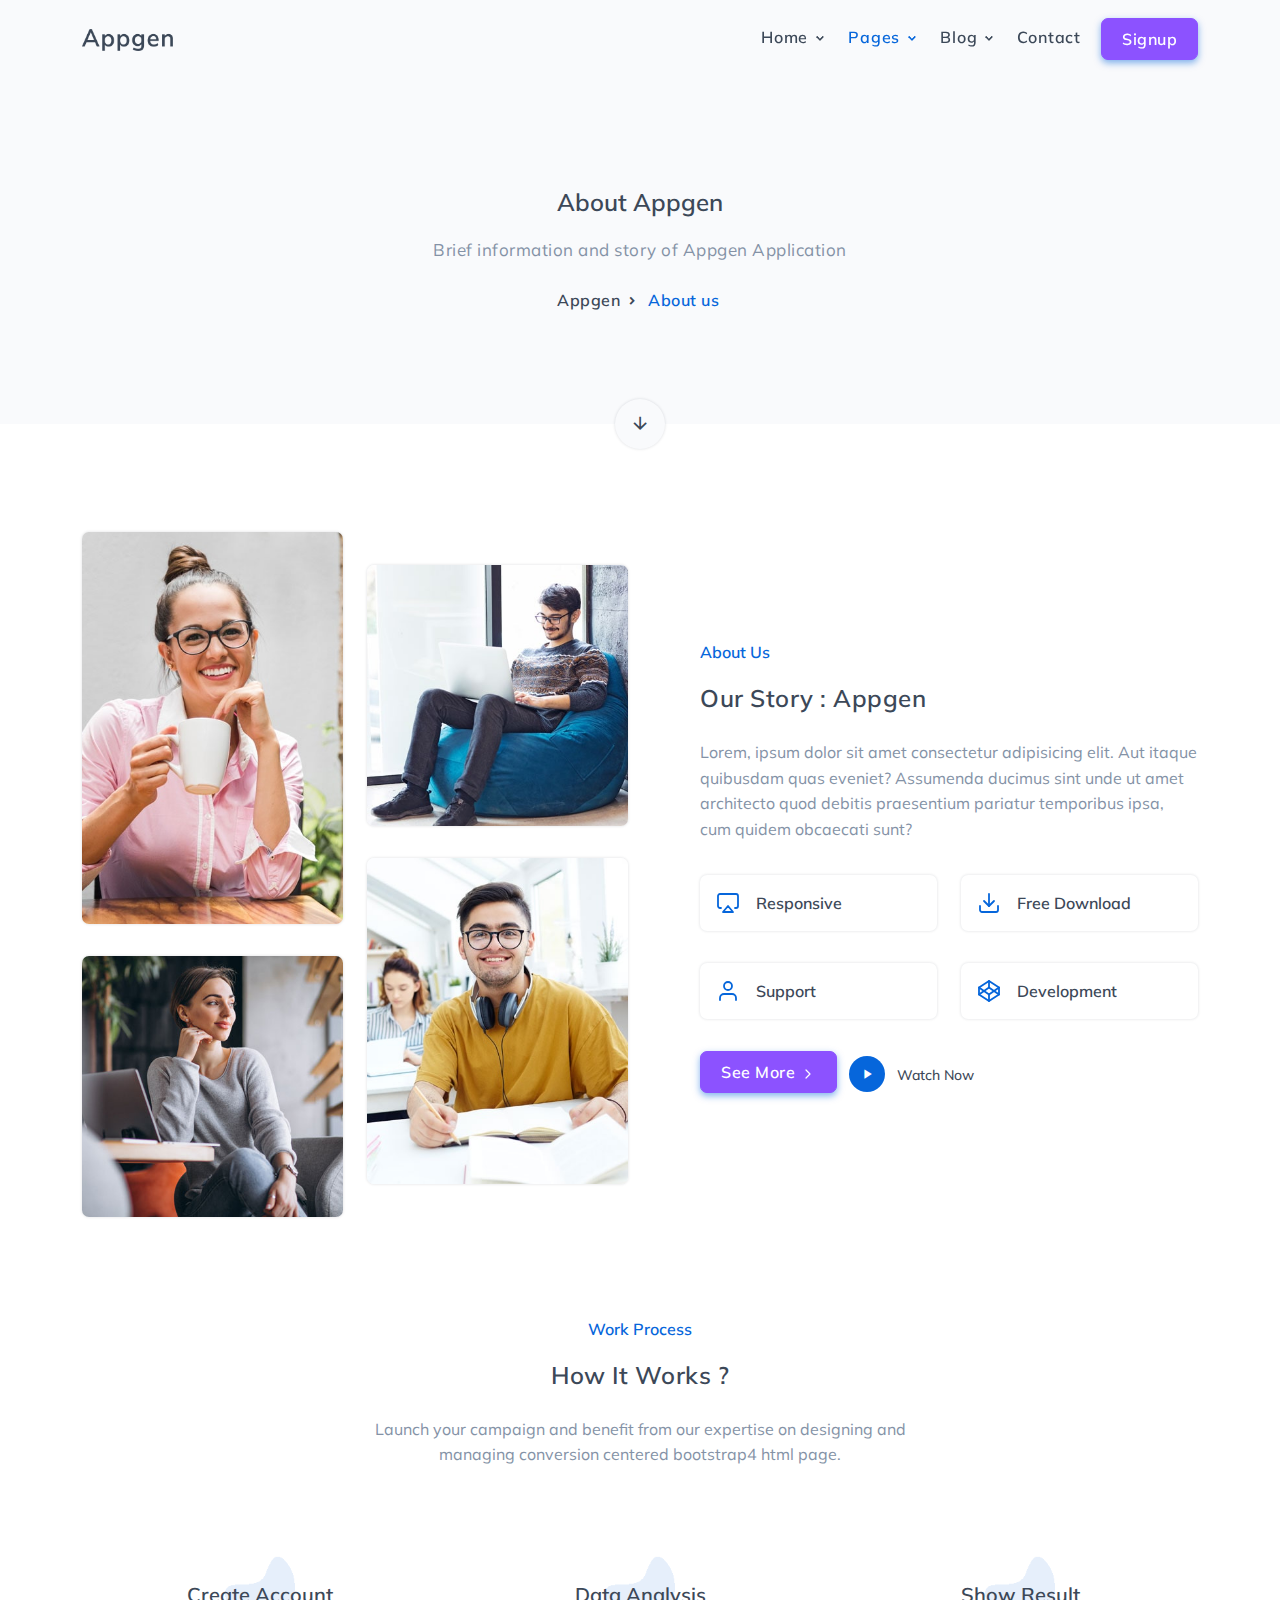
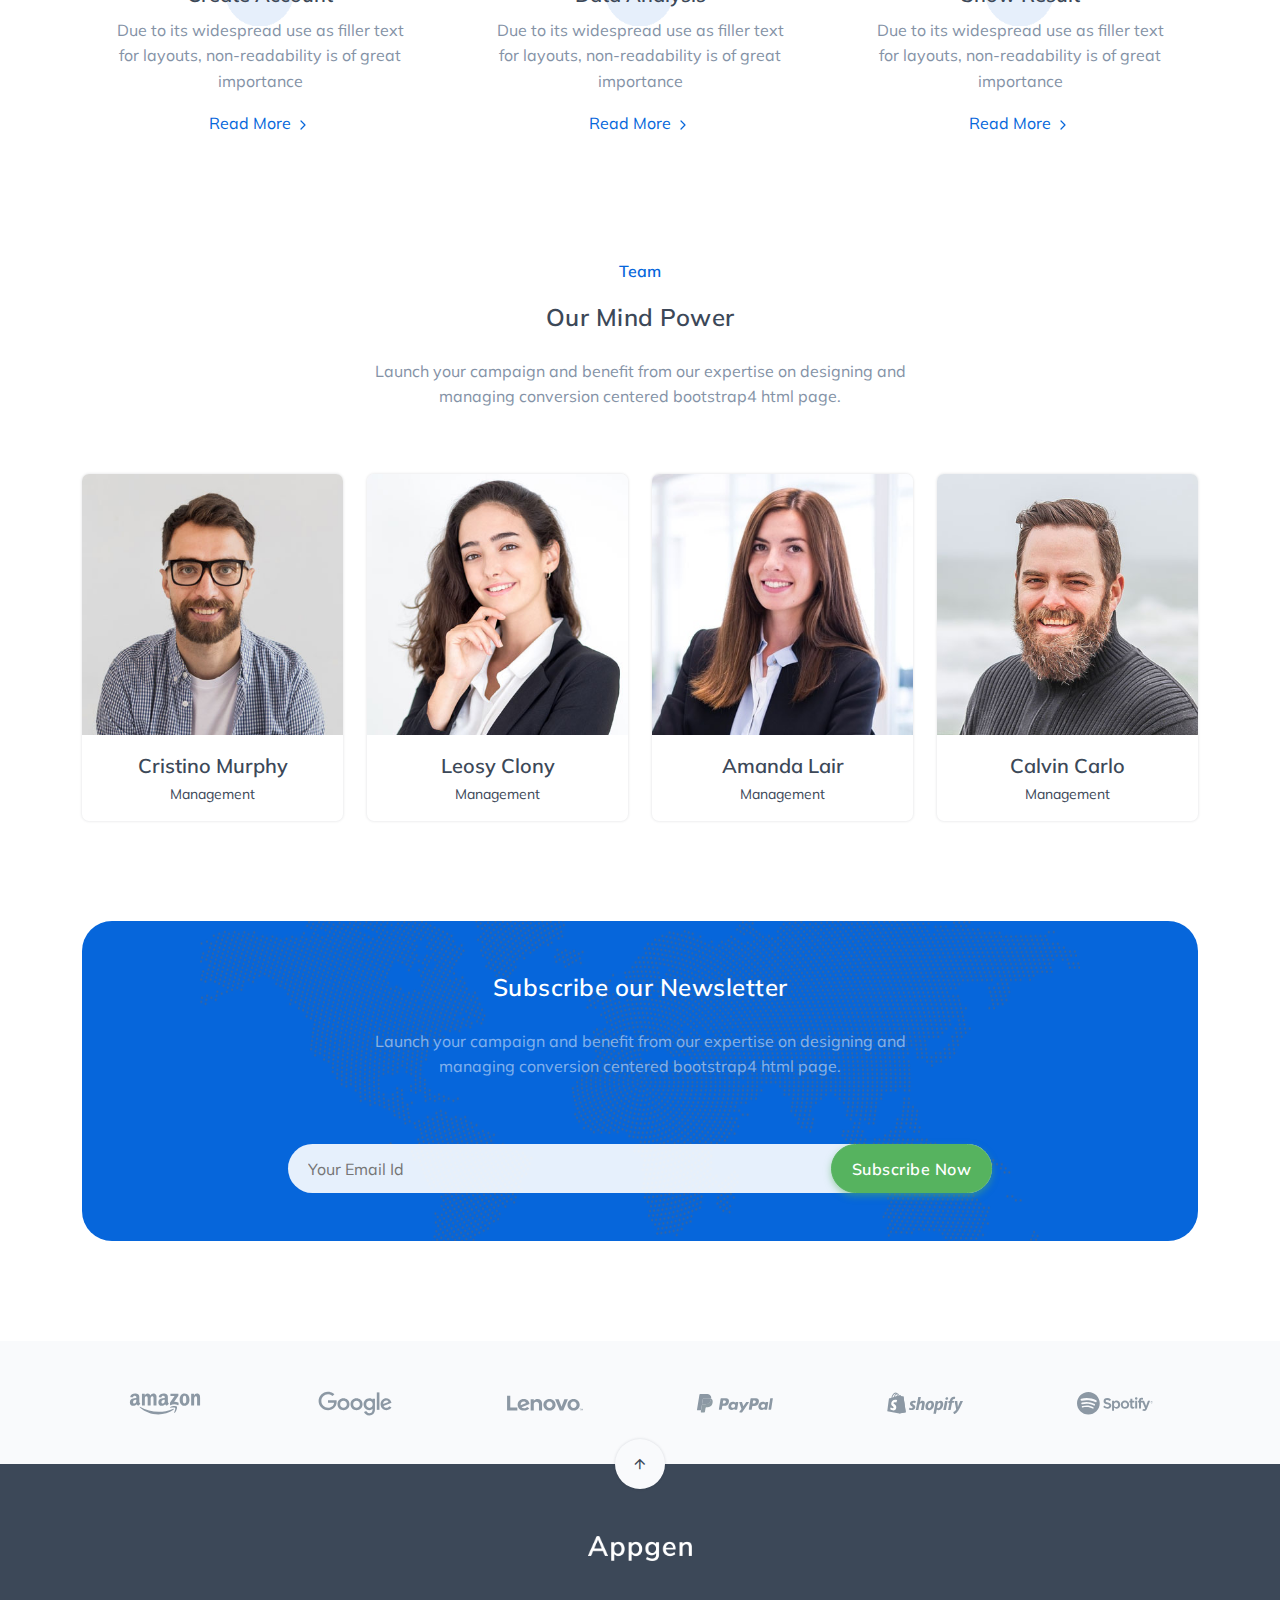
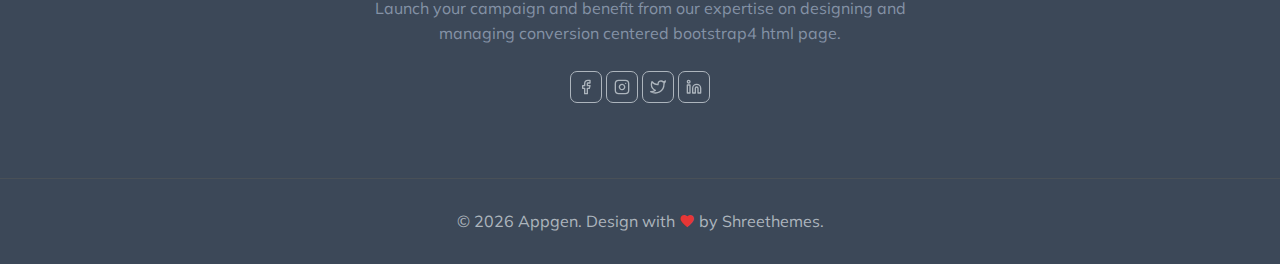
<file: about.html>
<!DOCTYPE html>
<html lang="en">

    <head>
        <meta charset="utf-8" />
        <title>Appgen - App & Saas Landing Template</title>
        <meta name="viewport" content="width=device-width, initial-scale=1.0">
        <meta name="description" content="App and Saas Landing Template" />
        <meta name="keywords" content="Application, Clean, Saas, Dashboard, Bootstrap 5" />
        <meta content="Shreethemes" name="author" />
        <!-- favicon -->
        <link rel="shortcut icon" href="images/favicon.ico">
        <!-- Bootstrap css -->
        <link href="css/bootstrap.min.css" rel="stylesheet" type="text/css" />
        <!-- Icons -->
        <link href="css/materialdesignicons.min.css" rel="stylesheet" type="text/css" />
        <!-- Slider -->               
        <link rel="stylesheet" href="css/tiny-slider.css"/>
        <!-- Main css File -->
        <link href="css/style.css" rel="stylesheet" type="text/css" />
    </head>

    <body>
        <!-- Loader Start -->
        <div id="preloader">
            <div id="status">
                <div class="logo">
                    <img src="images/logo-dark.png" height="25" class="d-block mx-auto" alt="">
                </div>
                <div class="sk-chase mt-4">
                    <div class="sk-chase-dot"></div>
                    <div class="sk-chase-dot"></div>
                    <div class="sk-chase-dot"></div>
                    <div class="sk-chase-dot"></div>
                    <div class="sk-chase-dot"></div>
                    <div class="sk-chase-dot"></div>
                </div>
            </div>
        </div>
        <!-- Loader End -->

        <!-- Navbar STart -->
        <header id="topnav" class="defaultscroll sticky">
            <div class="container">
                <!-- Logo container-->
                <div>
                    <a class="logo" href="index.html">
                        <img src="images/logo-dark.png" height="22" alt="">
                    </a>
                </div>                 
                <div class="buy-button">
                    <a href="signup.html" class="btn btn-primary">Signup</a>
                </div><!--end login button-->
                <!-- End Logo container-->
                <div class="menu-extras">
                    <div class="menu-item">
                        <!-- Mobile menu toggle-->
                        <a class="navbar-toggle" id="isToggle" onclick="toggleMenu()">
                            <div class="lines">
                                <span></span>
                                <span></span>
                                <span></span>
                            </div>
                        </a>
                        <!-- End mobile menu toggle-->
                    </div>
                </div>
        
                <div id="navigation">
                    <!-- Navigation Menu-->   
                    <ul class="navigation-menu">
                        <li class="has-submenu parent-menu-item">
                            <a href="javascript:void(0)">Home</a><span class="menu-arrow"></span>
                            <ul class="submenu">
                                <li><a href="index.html" class="sub-menu-item">Home One</a></li>
                                <li><a href="index-two.html" class="sub-menu-item">Home Two</a></li>
                                <li><a href="index-three.html" class="sub-menu-item">Home Three</a></li>
                                <li><a href="index-four.html" class="sub-menu-item">Home Four</a></li>
                                <li><a href="index-five.html" class="sub-menu-item">Home Five</a></li>
                                <li><a href="index-six.html" class="sub-menu-item">Home Six</a></li>
                                <li><a href="index-onepage.html" class="sub-menu-item">One Page</a></li>
                            </ul>
                        </li>
        
                        <li class="has-submenu parent-menu-item">
                            <a href="javascript:void(0)">Pages</a><span class="menu-arrow"></span>
                            <ul class="submenu">
                                <li><a href="about.html" class="sub-menu-item">Company</a></li>
                                <li><a href="services.html" class="sub-menu-item">Services</a></li>
                                <li><a href="faqs.html" class="sub-menu-item">FAQs</a></li>
                                <li><a href="login.html" class="sub-menu-item">Login</a></li>
                                <li><a href="signup.html" class="sub-menu-item">Signup</a></li>
                                <li><a href="reset-password.html" class="sub-menu-item">Reset Password</a></li>
                                <li><a href="404.html" class="sub-menu-item">404</a></li>
                            </ul>
                        </li>

                        <li class="has-submenu parent-menu-item">
                            <a href="javascript:void(0)">Blog</a><span class="menu-arrow"></span>
                            <ul class="submenu">
                                <li><a href="blog.html" class="sub-menu-item">Blog</a></li>
                                <li><a href="blog-detail.html" class="sub-menu-item">Single Blog</a></li>
                            </ul>
                        </li>

                        <li><a href="contact.html" class="sub-menu-item">Contact</a></li>
                    </ul><!--end navigation menu-->
                </div><!--end navigation-->
            </div><!--end container-->
        </header><!--end header-->
        <!-- Navbar End -->

        <!-- Hero Start -->
        <section class="bg-half bg-light d-table w-100">
            <div class="container">
                <div class="row justify-content-center">
                    <div class="col-lg-12 text-center">
                        <div class="title-heading">
                            <h4>About Appgen</h4>
                            <p class="text-muted para-desc mx-auto mt-3 mb-0">Brief information and story of Appgen Application</p> 
                            <nav aria-label="breadcrumb" class="d-inline-block mt-4">
                                <ul class="breadcrumb mb-0">
                                    <li class="breadcrumb-item"><a href="index.html">Appgen</a></li>
                                    <li class="breadcrumb-item active" aria-current="page">About us</li>
                                </ul>
                            </nav>
                        </div>
                    </div><!--end col-->
                    <div class="home-shape-arrow">
                        <a href="#about" class="scroll-down"><i class="mdi mdi-arrow-down arrow-icon bg-light text-dark h5"></i></a>
                    </div>
                </div><!--end row-->
            </div> <!--end container-->
        </section><!--end section-->
        <!-- Hero End -->

        <!-- About Start -->
        <section class="section" id="about">
            <div class="container">
                <div class="row align-items-center">
                    <div class="col-lg-6 col-md-6 order-2 order-md-1 mt-4 pt-2 mt-sm-0 opt-sm-0">
                        <div class="row align-items-center">
                            <div class="col-lg-6 col-md-6 col-6">
                                <div class="row">
                                    <div class="col-lg-12 col-md-12">
                                        <div class="card rounded border-0 shadow overflow-hidden">
                                            <img src="images/about/ab01.jpg" class="img-fluid" alt="Image">
                                        </div>
                                    </div><!--end col-->
    
                                    <div class="col-lg-12 col-md-12 mt-4 pt-2">
                                        <div class="card rounded border-0 shadow overflow-hidden">
                                            <img src="images/about/ab02.jpg" class="img-fluid" alt="Image">
                                        </div>
                                    </div><!--end col-->
                                </div><!--end row-->
                            </div><!--end col-->

                            <div class="col-lg-6 col-md-6 col-6">
                                <div class="row">
                                    <div class="col-lg-12 col-md-12">
                                        <div class="card rounded border-0 shadow overflow-hidden">
                                            <img src="images/about/ab03.jpg" class="img-fluid" alt="Image">
                                        </div>
                                    </div><!--end col-->
    
                                    <div class="col-lg-12 col-md-12 mt-4 pt-2">
                                        <div class="card rounded border-0 shadow overflow-hidden">
                                            <img src="images/about/ab04.jpg" class="img-fluid" alt="Image">
                                        </div>
                                    </div><!--end col-->
                                </div><!--end row-->
                            </div><!--end col-->
                        </div><!--end row-->
                    </div><!--end col-->

                    <div class="col-lg-6 col-md-6 col-12 order-1 order-md-2">
                        <div class="section-title ms-lg-5">
                            <h6 class="text-primary font-weight-normal mb-3">About Us</h6>
                            <h4 class="title mb-4">Our Story : Appgen</h4>
                            <p class="text-muted mb-0">Lorem, ipsum dolor sit amet consectetur adipisicing elit. Aut itaque quibusdam quas eveniet? Assumenda ducimus sint unde ut amet architecto quod debitis praesentium pariatur temporibus ipsa, cum quidem obcaecati sunt?</p>
                            
                            <div class="row">
                                <div class="col-lg-6 mt-4 pt-2">
                                    <div class="d-flex align-items-center rounded shadow p-3">
                                        <i data-feather="airplay" class="fea text-primary"></i>
                                        <h6 class="ms-3 mb-0"><a href="javascript:void(0)" class="text-dark">Responsive</a></h6>
                                    </div>
                                </div>
                                <div class="col-lg-6 mt-4 pt-2">
                                    <div class="d-flex align-items-center rounded shadow p-3">
                                        <i data-feather="download" class="fea text-primary"></i>
                                        <h6 class="ms-3 mb-0"><a href="javascript:void(0)" class="text-dark">Free Download</a></h6>
                                    </div>
                                </div>
                                <div class="col-lg-6 mt-4 pt-2">
                                    <div class="d-flex align-items-center rounded shadow p-3">
                                        <i data-feather="user" class="fea text-primary"></i>
                                        <h6 class="ms-3 mb-0"><a href="javascript:void(0)" class="text-dark">Support</a></h6>
                                    </div>
                                </div>
                                <div class="col-lg-6 mt-4 pt-2">
                                    <div class="d-flex align-items-center rounded shadow p-3">
                                        <i data-feather="codepen" class="fea text-primary"></i>
                                        <h6 class="ms-3 mb-0"><a href="javascript:void(0)" class="text-dark">Development</a></h6>
                                    </div>
                                </div>
                                <div class="col-12 mt-4 pt-2">
                                    <div class="watch-video">
                                        <a href="javascript:void(0)" class="btn btn-primary mb-2 me-2">See More <i data-feather="chevron-right" class="fea icon-sm"></i></a>
                                        <a href="javascript:void(0)" data-bs-toggle="modal" data-bs-target="#watchvideomodal" class="video-play-icon watch title-dark text-dark mb-2"><i class="mdi mdi-play play-icon-circle text-center d-inline-block me-2 rounded-pill text-white title-dark position-relative play play-iconbar"></i> Watch Now</a>
                                    </div>
                                </div>
                            </div>
                        </div>
                    </div><!--end col-->
                </div><!--enr row-->
            </div><!--end container-->

            <!-- Features Start -->
            <div class="container mt-100 mt-60">
                <div class="row justify-content-center">
                    <div class="col-12">
                        <div class="section-title text-center mb-4 pb-2">
                            <h6 class="text-primary font-weight-normal mb-3">Work Process</h6>
                            <h4 class="title mb-4">How It Works ?</h4>
                            <p class="para-desc mx-auto text-muted mb-0">Launch your campaign and benefit from our expertise on designing and managing conversion centered bootstrap4 html page.</p>
                        </div>
                    </div><!--end col-->
                </div><!--end row-->

                <div class="row">
                    <div class="col-lg-4 col-md-6 col-12 mt-4 pt-2">
                        <div class="feature position-relative text-center">
                            <div class="p-4 rounded position-relative overflow-hidden">
                                <div class="icon text-primary">
                                    <i class="uim uim-key-skeleton-alt"></i>
                                    <img src="images/shape-1.png" class="avatar avatar-small icon-shape" alt="">
                                </div>
                                <div class="content mt-4">
                                    <h5><a href="javascript:void(0)" class="title text-dark">Create Account</a></h5>
                                    <p class="text-muted">Due to its widespread use as filler text for layouts, non-readability is of great importance</p>
                                    <a href="javascript:void(0)" class="text-primary">Read More <i data-feather="chevron-right" class="fea icon-sm"></i></a>
                                </div>
                            </div>
                        </div>
                    </div><!--end col-->

                    <div class="col-lg-4 col-md-6 col-12 mt-4 pt-2">
                        <div class="feature position-relative text-center">
                            <div class="p-4 rounded position-relative overflow-hidden">
                                <div class="icon text-primary">
                                    <i class="uim uim-signal-alt-3"></i>
                                    <img src="images/shape-1.png" class="avatar avatar-small icon-shape" alt="">
                                </div>
                                <div class="content mt-4">
                                    <h5><a href="javascript:void(0)" class="title text-dark">Data Analysis</a></h5>
                                    <p class="text-muted">Due to its widespread use as filler text for layouts, non-readability is of great importance</p>
                                    <a href="javascript:void(0)" class="text-primary">Read More <i data-feather="chevron-right" class="fea icon-sm"></i></a>
                                </div>
                            </div>
                        </div>
                    </div><!--end col-->

                    <div class="col-lg-4 col-md-6 col-12 mt-4 pt-2">
                        <div class="feature position-relative text-center">
                            <div class="p-4 rounded position-relative overflow-hidden">
                                <div class="icon text-primary">
                                    <i class="uim uim-flip-v"></i>
                                    <img src="images/shape-1.png" class="avatar avatar-small icon-shape" alt="">
                                </div>
                                <div class="content mt-4">
                                    <h5><a href="javascript:void(0)" class="title text-dark">Show Result</a></h5>
                                    <p class="text-muted">Due to its widespread use as filler text for layouts, non-readability is of great importance</p>
                                    <a href="javascript:void(0)" class="text-primary">Read More <i data-feather="chevron-right" class="fea icon-sm"></i></a>
                                </div>
                            </div>
                        </div>
                    </div><!--end col-->
                </div><!--end row-->
            </div><!--end container-->

            <!-- Team Start -->
            <div class="container mt-100 mt-60">
                <div class="row justify-content-center">
                    <div class="col-12">
                        <div class="section-title text-center mb-4 pb-2">
                            <h6 class="text-primary font-weight-normal mb-3">Team</h6>
                            <h4 class="title mb-4">Our Mind Power</h4>
                            <p class="para-desc mx-auto text-muted mb-0">Launch your campaign and benefit from our expertise on designing and managing conversion centered bootstrap4 html page.</p>
                        </div>
                    </div><!--end col-->
                </div><!--end row-->

                <div class="row">
                    <div class="col-lg-3 col-md-6 mt-4 pt-2">
                        <div class="card border-0 text-center shadow border-0 overflow-hidden rounded">
                            <img src="images/client/01.jpg" class="img-fluid" alt="">
                            <div class="card-body">
                                <h5 class="mb-0">Cristino Murphy</h5>
                                <small>Management</small>
                            </div>
                        </div>
                    </div><!--end col-->
                    
                    <div class="col-lg-3 col-md-6 mt-4 pt-2">
                        <div class="card border-0 text-center shadow border-0 overflow-hidden rounded">
                            <img src="images/client/02.jpg" class="img-fluid" alt="">
                            <div class="card-body">
                                <h5 class="mb-0">Leosy Clony</h5>
                                <small>Management</small>
                            </div>
                        </div>
                    </div><!--end col-->
                    
                    <div class="col-lg-3 col-md-6 mt-4 pt-2">
                        <div class="card border-0 text-center shadow border-0 overflow-hidden rounded">
                            <img src="images/client/03.jpg" class="img-fluid" alt="">
                            <div class="card-body">
                                <h5 class="mb-0">Amanda Lair</h5>
                                <small>Management</small>
                            </div>
                        </div>
                    </div><!--end col-->
                    
                    <div class="col-lg-3 col-md-6 mt-4 pt-2">
                        <div class="card border-0 text-center shadow border-0 overflow-hidden rounded">
                            <img src="images/client/04.jpg" class="img-fluid" alt="">
                            <div class="card-body">
                                <h5 class="mb-0">Calvin Carlo</h5>
                                <small>Management</small>
                            </div>
                        </div>
                    </div><!--end col-->
                </div><!--end row-->
            </div><!--end container-->
            <!-- Team End -->

            <!-- CTA Start -->
            <div class="container mt-100 mt-60">
                <div class="py-5 px-4 bg-primary rounded-pill" style="background: url('images/map.png') center center;">
                    <div class="row justify-content-center">
                        <div class="col-12">
                            <div class="section-title text-center mb-4 pb-2">
                                <h4 class="title text-white mb-4">Subscribe our Newsletter</h4>
                                <p class="text-white-50 mx-auto para-desc mb-0">Launch your campaign and benefit from our expertise on designing and managing conversion centered bootstrap4 html page.</p>
                            </div>
                        </div><!--end col-->

                        <div class="col-lg-8">
                            <div class="text-center subcribe-form mt-4 pt-2">
                                <form>
                                    <div class="form-group mb-0">
                                        <input type="email" id="email" name="email" class="rounded-pill" placeholder="Your Email Id">
                                        <button type="submit" class="btn btn-pills btn-success">Subscribe Now</button>
                                    </div>
                                </form><!--end form-->
                            </div><!--end subscribe form-->
                        </div><!--end col-->
                    </div><!--end row-->
                </div><!--end div-->
            </div><!--end container-->
            <!-- CTA End -->
        </section><!--end section-->
        <!-- About End -->

        <!-- Client Start -->
        <section class="py-4 bg-light">
            <div class="container">
                <div class="row justify-content-center">
                    <div class="col-lg-2 col-md-2 col-6 text-center py-4">
                        <img src="images/client/amazon.svg" class="avatar avatar-ex-sm" alt="">
                    </div><!--end col-->

                    <div class="col-lg-2 col-md-2 col-6 text-center py-4">
                        <img src="images/client/google.svg" class="avatar avatar-ex-sm" alt="">
                    </div><!--end col-->
                    
                    <div class="col-lg-2 col-md-2 col-6 text-center py-4">
                        <img src="images/client/lenovo.svg" class="avatar avatar-ex-sm" alt="">
                    </div><!--end col-->
                    
                    <div class="col-lg-2 col-md-2 col-6 text-center py-4">
                        <img src="images/client/paypal.svg" class="avatar avatar-ex-sm" alt="">
                    </div><!--end col-->
                    
                    <div class="col-lg-2 col-md-2 col-6 text-center py-4">
                        <img src="images/client/shopify.svg" class="avatar avatar-ex-sm" alt="">
                    </div><!--end col-->
                    
                    <div class="col-lg-2 col-md-2 col-6 text-center py-4">
                        <img src="images/client/spotify.svg" class="avatar avatar-ex-sm" alt="">
                    </div><!--end col-->
                </div><!--end row-->
            </div><!--end container-->
        </section><!--end section-->
        <!-- Client End -->

        <!-- Footer Start -->
        <footer class="bg-dark py-5">
            <div class="container">
                <div class="row justify-content-center">
                    <div class="col-lg-7 mb-3">
                        <div class="text-center">
                            <a class="logo logo-footer" href="#">
                                <img src="images/logo-light.png" height="25" alt="">
                            </a>
                            <p class="text-muted para-desc mx-auto mt-3">Launch your campaign and benefit from our expertise on designing and managing conversion centered bootstrap4 html page.</p>
                            <ul class="list-unstyled social-icon social mb-0 mt-4">
                                <li class="list-inline-item"><a href="javascript:void(0)" class="rounded"><i data-feather="facebook" class="fea icon-sm fea-social"></i></a></li>
                                <li class="list-inline-item"><a href="javascript:void(0)" class="rounded"><i data-feather="instagram" class="fea icon-sm fea-social"></i></a></li>
                                <li class="list-inline-item"><a href="javascript:void(0)" class="rounded"><i data-feather="twitter" class="fea icon-sm fea-social"></i></a></li>
                                <li class="list-inline-item"><a href="javascript:void(0)" class="rounded"><i data-feather="linkedin" class="fea icon-sm fea-social"></i></a></li>
                            </ul><!--end icon-->
                        </div>
                    </div><!--end col-->
                </div><!--end row-->
            </div><!--end container-->
            <!-- Back to top -->    
            <a href="#" class="back-to-top" id="back-to-top" title="Top"> 
                <i class="mdi mdi-arrow-up icons bg-light text-dark"> </i> 
            </a>
            <!-- Back to top -->
        </footer><!--end footer-->
        <footer class="footer-bar bg-dark">
            <div class="container">
                <div class="row justify-content-center">
                    <div class="col-12 text-center">
                        <p class="mb-0 footer-text para-desc mx-auto">© <script>document.write(new Date().getFullYear())</script> <span class="text-reset">Appgen</span>. Design with <i class="mdi mdi-heart text-danger"></i> by <a href="http://shreethemes.in" target="_blank" class="text-reset">Shreethemes</a>.</p>
                    </div><!--end col-->
                </div><!--end row-->
            </div><!--end container-->
        </footer><!--end footer-->
        <!-- Footer End -->

        <!-- Video Popup Start -->
        <div class="modal fade" id="watchvideomodal" tabindex="-1" aria-hidden="true">
            <div class="modal-dialog modal-dialog-centered modal-lg">
                <div class="modal-content video-modal rounded overflow-hidden">
                    <!-- <video class="w-100" controls autoplay muted loop>
                        <source src="https://www.w3schools.com/html/mov_bbb.mp4" type="video/mp4"> -->
                        <!--Browser does not support <video> tag -->
                    <!-- </video> -->
                    <!--If you want to use your own video please set your files path-->


                    <!-- <div class="ratio ratio-16x9">
                        <iframe src="https://www.youtube.com/embed/jNTZpfXYJa4?rel=0" title="YouTube video" allowfullscreen></iframe>
                    </div> -->
                    <!--If you want to use the youtube link please try the above code-->

                    <div class="ratio ratio-16x9">
                        <iframe src="http://player.vimeo.com/video/99025203" title="Vimeo video" allowfullscreen></iframe>
                    </div>
                    <!--If you want to use the Vimeo link please try the above code-->
                </div>
            </div>
        </div>
        <!-- Video Popup End -->
        
        <!-- javascript -->
        <script src="js/bootstrap.bundle.min.js"></script>
        <!-- Icon -->
        <script src="js/feather.min.js"></script>
        <script src="https://unicons.iconscout.com/release/v3.0.6/script/monochrome/bundle.js"/></script>
        <!-- SLIDER -->
        <script src="js/tiny-slider.js "></script>
        <script src="js/tiny-slider-init.js "></script>
        <!-- Contact -->
        <script src="js/contact.js"></script>
        <!-- Main Js -->
        <script src="js/app.js"></script>
    </body>
</html>
</file>
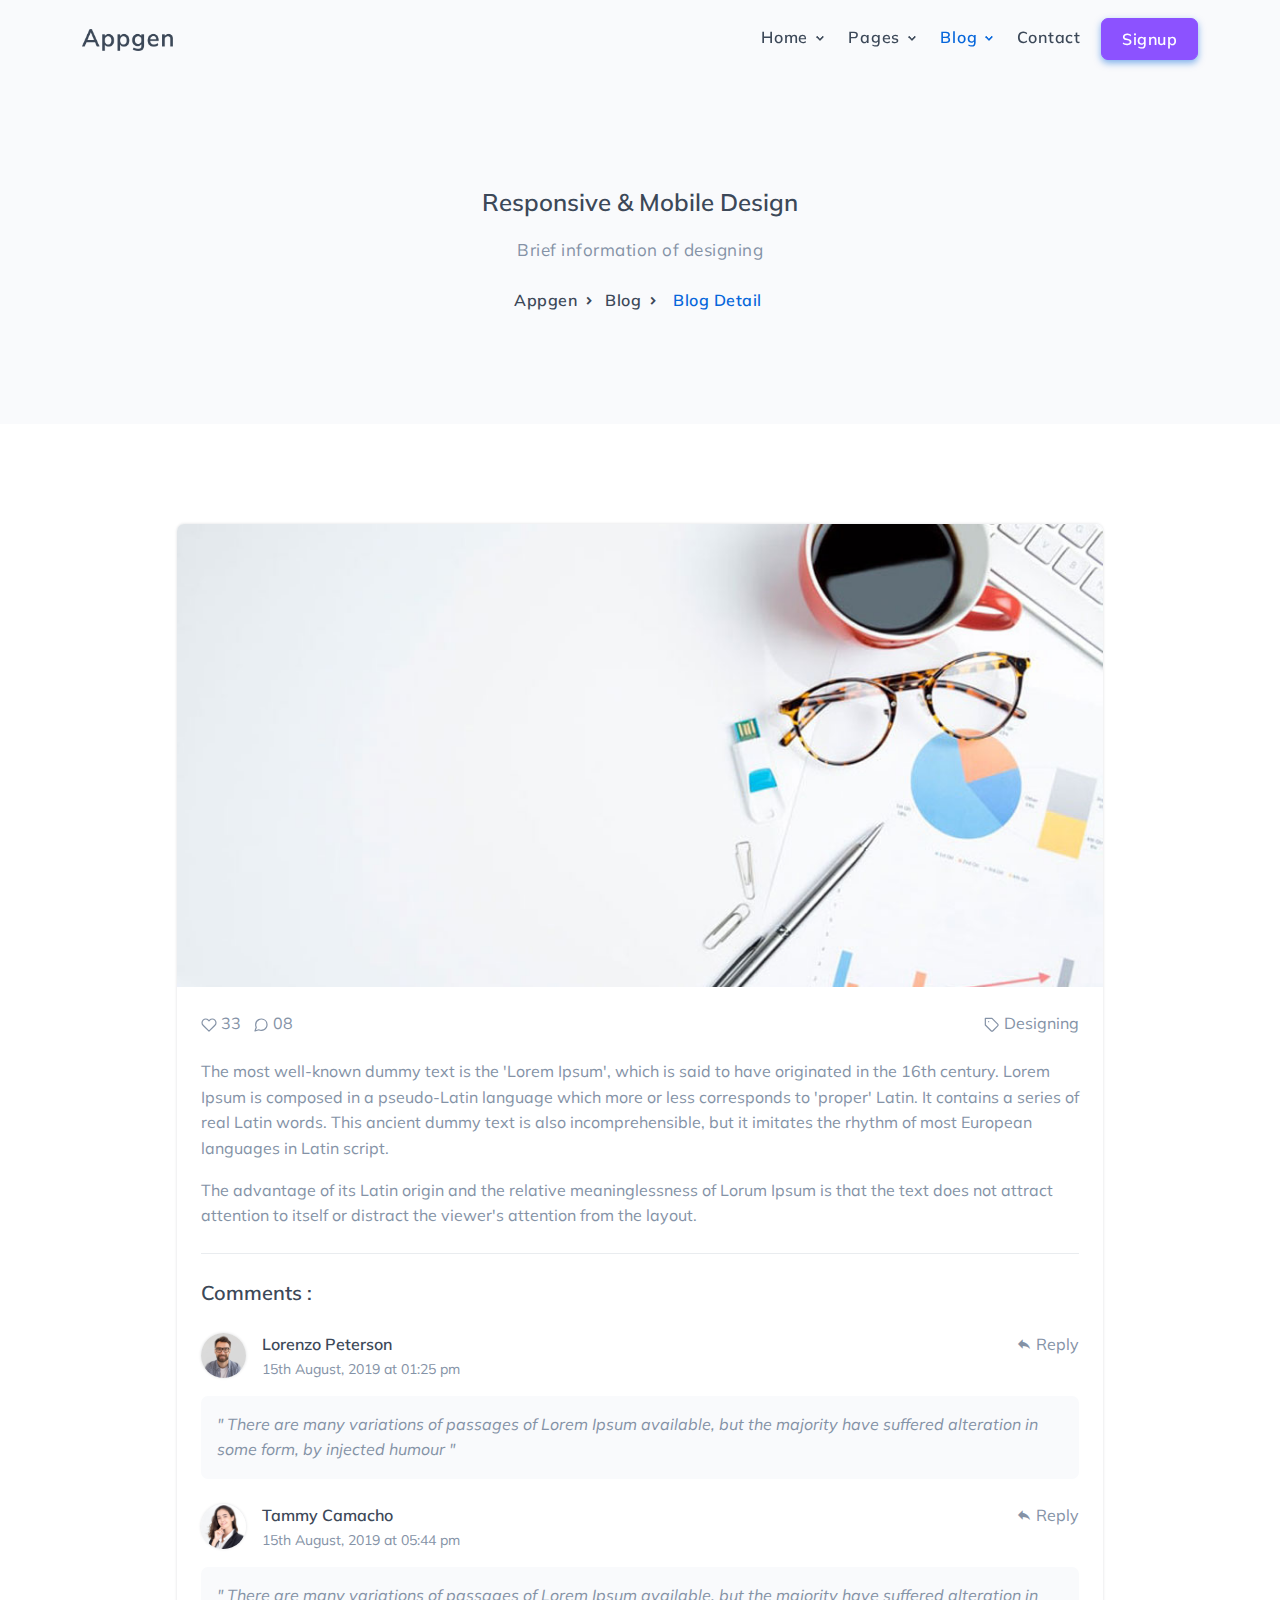
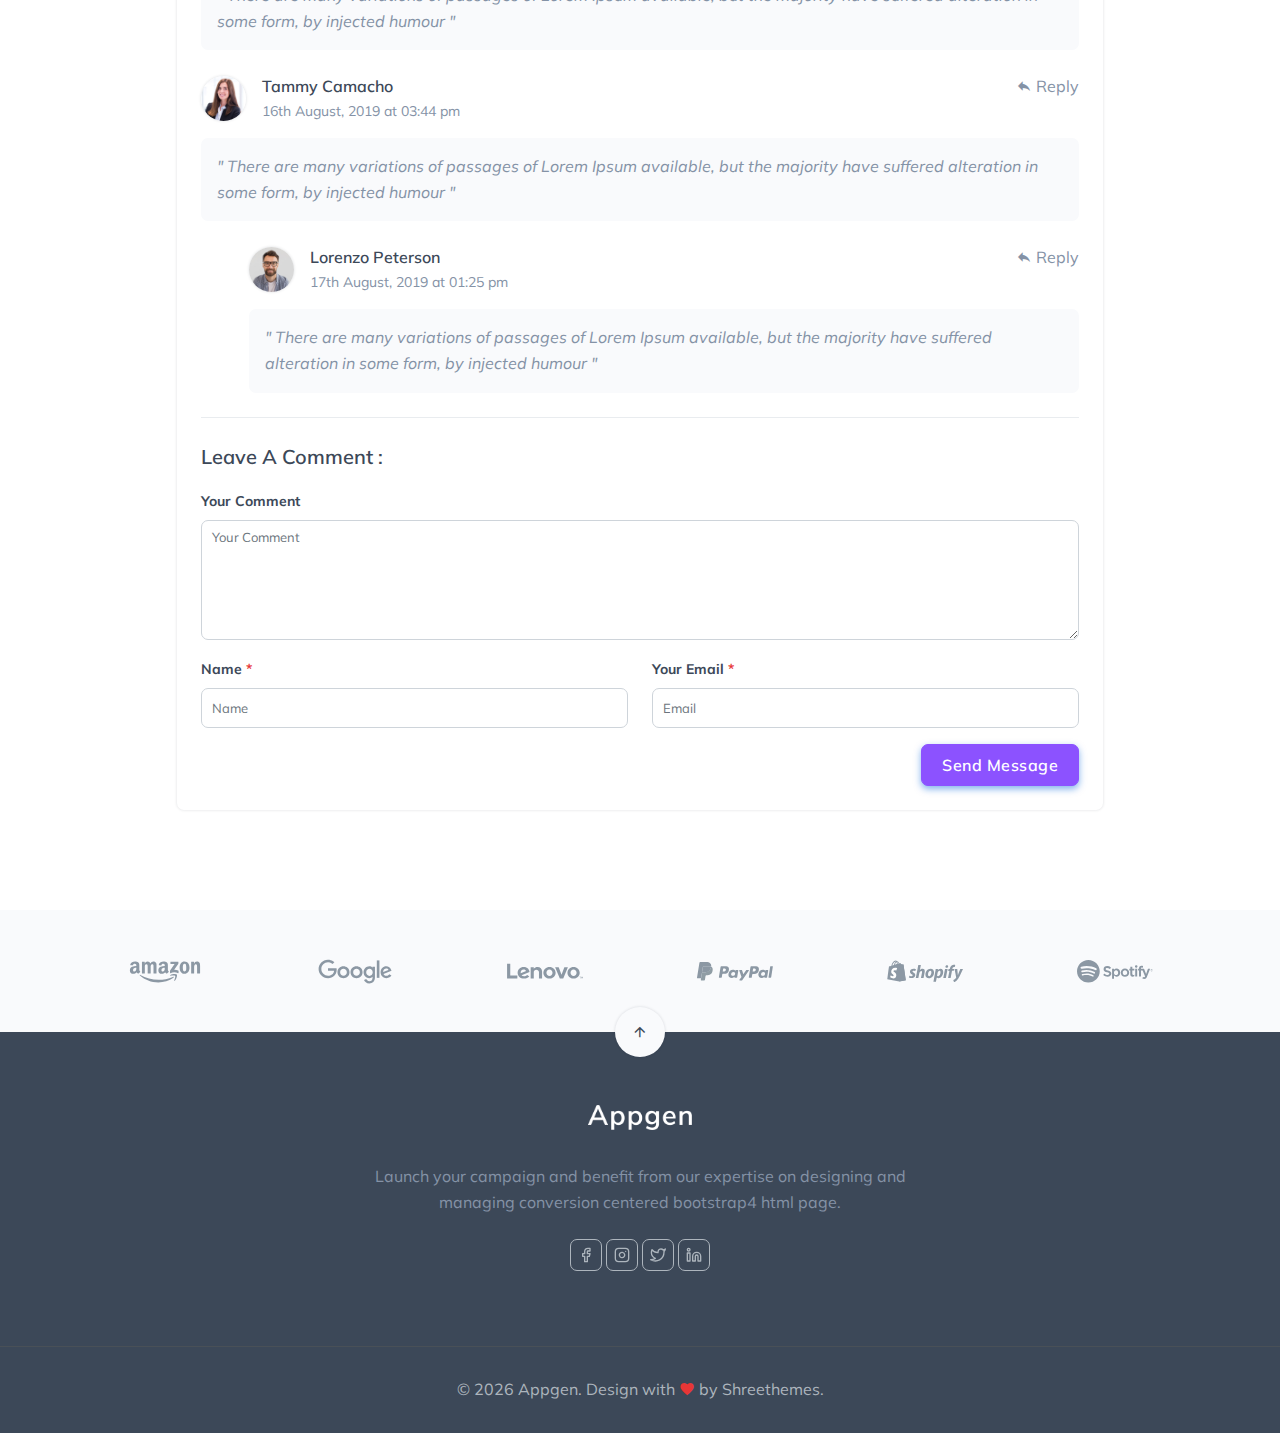
<file: blog-detail.html>
<!DOCTYPE html>
<html lang="en">

    <head>
        <meta charset="utf-8" />
        <title>Appgen - App & Saas Landing Template</title>
        <meta name="viewport" content="width=device-width, initial-scale=1.0">
        <meta name="description" content="App and Saas Landing Template" />
        <meta name="keywords" content="Application, Clean, Saas, Dashboard, Bootstrap 5" />
        <meta content="Shreethemes" name="author" />
        <!-- favicon -->
        <link rel="shortcut icon" href="images/favicon.ico">
        <!-- Bootstrap css -->
        <link href="css/bootstrap.min.css" rel="stylesheet" type="text/css" />
        <!-- Icons -->
        <link href="css/materialdesignicons.min.css" rel="stylesheet" type="text/css" />
        <!-- Main css File -->
        <link href="css/style.css" rel="stylesheet" type="text/css" />
    </head>

    <body>
        <!-- Loader Start -->
        <div id="preloader">
            <div id="status">
                <div class="logo">
                    <img src="images/logo-dark.png" height="25" class="d-block mx-auto" alt="">
                </div>
                <div class="sk-chase mt-4">
                    <div class="sk-chase-dot"></div>
                    <div class="sk-chase-dot"></div>
                    <div class="sk-chase-dot"></div>
                    <div class="sk-chase-dot"></div>
                    <div class="sk-chase-dot"></div>
                    <div class="sk-chase-dot"></div>
                </div>
            </div>
        </div>
        <!-- Loader End -->

        <!-- Navbar STart -->
        <header id="topnav" class="defaultscroll sticky">
            <div class="container">
                <!-- Logo container-->
                <div>
                    <a class="logo" href="index.html">
                        <img src="images/logo-dark.png" height="22" alt="">
                    </a>
                </div>                 
                <div class="buy-button">
                    <a href="signup.html" class="btn btn-primary">Signup</a>
                </div><!--end login button-->
                <!-- End Logo container-->
                <div class="menu-extras">
                    <div class="menu-item">
                        <!-- Mobile menu toggle-->
                        <a class="navbar-toggle" id="isToggle" onclick="toggleMenu()">
                            <div class="lines">
                                <span></span>
                                <span></span>
                                <span></span>
                            </div>
                        </a>
                        <!-- End mobile menu toggle-->
                    </div>
                </div>
        
                <div id="navigation">
                    <!-- Navigation Menu-->   
                    <ul class="navigation-menu">
                        <li class="has-submenu parent-menu-item">
                            <a href="javascript:void(0)">Home</a><span class="menu-arrow"></span>
                            <ul class="submenu">
                                <li><a href="index.html" class="sub-menu-item">Home One</a></li>
                                <li><a href="index-two.html" class="sub-menu-item">Home Two</a></li>
                                <li><a href="index-three.html" class="sub-menu-item">Home Three</a></li>
                                <li><a href="index-four.html" class="sub-menu-item">Home Four</a></li>
                                <li><a href="index-five.html" class="sub-menu-item">Home Five</a></li>
                                <li><a href="index-six.html" class="sub-menu-item">Home Six</a></li>
                                <li><a href="index-onepage.html" class="sub-menu-item">One Page</a></li>
                            </ul>
                        </li>
        
                        <li class="has-submenu parent-menu-item">
                            <a href="javascript:void(0)">Pages</a><span class="menu-arrow"></span>
                            <ul class="submenu">
                                <li><a href="about.html" class="sub-menu-item">Company</a></li>
                                <li><a href="services.html" class="sub-menu-item">Services</a></li>
                                <li><a href="faqs.html" class="sub-menu-item">FAQs</a></li>
                                <li><a href="login.html" class="sub-menu-item">Login</a></li>
                                <li><a href="signup.html" class="sub-menu-item">Signup</a></li>
                                <li><a href="reset-password.html" class="sub-menu-item">Reset Password</a></li>
                                <li><a href="404.html" class="sub-menu-item">404</a></li>
                            </ul>
                        </li>

                        <li class="has-submenu parent-menu-item">
                            <a href="javascript:void(0)">Blog</a><span class="menu-arrow"></span>
                            <ul class="submenu">
                                <li><a href="blog.html" class="sub-menu-item">Blog</a></li>
                                <li><a href="blog-detail.html" class="sub-menu-item">Single Blog</a></li>
                            </ul>
                        </li>

                        <li><a href="contact.html" class="sub-menu-item">Contact</a></li>
                    </ul><!--end navigation menu-->
                </div><!--end navigation-->
            </div><!--end container-->
        </header><!--end header-->
        <!-- Navbar End -->

        <!-- Hero Start -->
        <section class="bg-half bg-light d-table w-100">
            <div class="container">
                <div class="row justify-content-center">
                    <div class="col-lg-12 text-center">
                        <div class="title-heading">
                            <h4>Responsive & Mobile Design</h4>
                            <p class="text-muted para-desc mx-auto mt-3 mb-0">Brief information of designing</p> 
                            <nav aria-label="breadcrumb" class="d-inline-block mt-4">
                                <ul class="breadcrumb mb-0">
                                    <li class="breadcrumb-item"><a href="index.html">Appgen</a></li>
                                    <li class="breadcrumb-item"><a href="blog.html">Blog</a></li>
                                    <li class="breadcrumb-item active" aria-current="page">Blog Detail</li>
                                </ul>
                            </nav>
                        </div>
                    </div><!--end col-->
                </div><!--end row-->
            </div> <!--end container-->
        </section><!--end section-->
        <!-- Hero End -->

        <!-- Start Blog Details -->
        <section class="section">
            <div class="container">
                <div class="row justify-content-center">
                    <div class="col-lg-10">
                        <div class="card blog-post border-0 rounded shadow overflow-hidden">
                            <img src="images/blog/single.jpg" class="img-fluid" alt="">
                            <div class="card-body p-4">
                                <div class="post-meta d-flex justify-content-between mb-4">
                                    <ul class="list-unstyled mb-0">
                                        <li class="list-inline-item me-2 mb-0"><a href="javascript:void(0)" class="text-muted like"><i data-feather="heart" class="fea icon-sm"></i> 33</a></li>
                                        <li class="list-inline-item"><a href="javascript:void(0)" class="text-muted comments"><i data-feather="message-circle" class="fea icon-sm"></i> 08</a></li>
                                    </ul>
                                    <a href="javascript:void(0)" class="text-muted"><i data-feather="tag" class="fea icon-sm"></i> Designing</a>
                                </div>
                                <p class="text-muted">The most well-known dummy text is the 'Lorem Ipsum', which is said to have originated in the 16th century. Lorem Ipsum is composed in a pseudo-Latin language which more or less corresponds to 'proper' Latin. It contains a series of real Latin words. This ancient dummy text is also incomprehensible, but it imitates the rhythm of most European languages in Latin script.</p>
                                <p class="text-muted mb-4">The advantage of its Latin origin and the relative meaninglessness of Lorum Ipsum is that the text does not attract attention to itself or distract the viewer's attention from the layout.</p>
                            
                                <h5 class="card-title mb-0 pt-4 border-top">Comments :</h5>
                                <ul class="media-list list-unstyled mb-4">
                                    <li class="mt-4">
                                        <div class="d-flex justify-content-between">
                                            <div class="d-flex align-items-center">
                                                <a class="pe-3" href="#">
                                                    <img src="images/client/01.jpg" class="img-fluid avatar avatar-md-sm rounded-circle shadow" alt="img">
                                                </a>
                                                <div class="commentor-detail">
                                                    <h6 class="mb-0"><a href="javascript:void(0)" class="text-dark media-heading">Lorenzo Peterson</a></h6>
                                                    <small class="text-muted">15th August, 2019 at 01:25 pm</small>
                                                </div>
                                            </div>
                                            <a href="#" class="text-muted"><i class="mdi mdi-reply"></i> Reply</a>
                                        </div>
                                        <div class="mt-3">
                                            <p class="text-muted fst-italic p-3 bg-light rounded">" There are many variations of passages of Lorem Ipsum available, but the majority have suffered alteration in some form, by injected humour "</p>
                                        </div>
                                    </li>
    
                                    <li class="mt-4">
                                        <div class="d-flex justify-content-between">
                                            <div class="d-flex align-items-center">
                                                <a class="pe-3" href="#">
                                                    <img src="images/client/02.jpg" class="img-fluid avatar avatar-md-sm rounded-circle shadow" alt="img">
                                                </a>
                                                <div class="commentor-detail">
                                                    <h6 class="mb-0"><a href="javascript:void(0)" class="media-heading text-dark">Tammy Camacho</a></h6>
                                                    <small class="text-muted">15th August, 2019 at 05:44 pm</small>
                                                </div>
                                            </div>
                                            <a href="#" class="text-muted"><i class="mdi mdi-reply"></i> Reply</a>
                                        </div>
                                        <div class="mt-3">
                                            <p class="text-muted fst-italic p-3 bg-light rounded">" There are many variations of passages of Lorem Ipsum available, but the majority have suffered alteration in some form, by injected humour "</p>
                                        </div>
                                    </li>
                                    
                                    <li class="mt-4">
                                        <div class="d-flex justify-content-between">
                                            <div class="d-flex align-items-center">
                                                <a class="pe-3" href="#">
                                                    <img src="images/client/03.jpg" class="img-fluid avatar avatar-md-sm rounded-circle shadow" alt="img">
                                                </a>
                                                <div class="commentor-detail">
                                                    <h6 class="mb-0"><a href="javascript:void(0)" class="media-heading text-dark">Tammy Camacho</a></h6>
                                                    <small class="text-muted">16th August, 2019 at 03:44 pm</small>
                                                </div>
                                            </div>
                                            <a href="#" class="text-muted"><i class="mdi mdi-reply"></i> Reply</a>
                                        </div>
                                        <div class="mt-3">
                                            <p class="text-muted fst-italic p-3 bg-light rounded">" There are many variations of passages of Lorem Ipsum available, but the majority have suffered alteration in some form, by injected humour "</p>
                                        </div>
    
                                        <ul class="list-unstyled ps-4 ps-md-5 sub-comment">
                                            <li class="mt-4">
                                                <div class="d-flex justify-content-between">
                                                    <div class="d-flex align-items-center">
                                                        <a class="pe-3" href="#">
                                                            <img src="images/client/01.jpg" class="img-fluid avatar avatar-md-sm rounded-circle shadow" alt="img">
                                                        </a>
                                                        <div class="commentor-detail">
                                                            <h6 class="mb-0"><a href="javascript:void(0)" class="text-dark media-heading">Lorenzo Peterson</a></h6>
                                                            <small class="text-muted">17th August, 2019 at 01:25 pm</small>
                                                        </div>
                                                    </div>
                                                    <a href="#" class="text-muted"><i class="mdi mdi-reply"></i> Reply</a>
                                                </div>
                                                <div class="mt-3">
                                                    <p class="text-muted fst-italic p-3 bg-light rounded">" There are many variations of passages of Lorem Ipsum available, but the majority have suffered alteration in some form, by injected humour "</p>
                                                </div>
                                            </li>
                                        </ul>
                                    </li>
                                </ul>

                                <h5 class="card-title mb-0 pt-4 border-top">Leave A Comment :</h5>
                                <form class="mt-3">
                                    <div class="row">
                                        <div class="col-md-12">
                                            <div class="mb-3 position-relative">
                                                <label class="form-label small fw-bold">Your Comment</label>
                                                <textarea id="message" placeholder="Your Comment" rows="5" name="message" class="form-control" required=""></textarea>
                                            </div>
                                        </div><!--end col-->
    
                                        <div class="col-lg-6">
                                            <div class="mb-3 position-relative">
                                                <label class="form-label small fw-bold">Name <span class="text-danger">*</span></label>
                                                <input id="name" name="name" type="text" placeholder="Name" class="form-control" required="">
                                            </div>
                                        </div><!--end col-->
    
                                        <div class="col-lg-6">
                                            <div class="mb-3 position-relative">
                                                <label class="form-label small fw-bold">Your Email <span class="text-danger">*</span></label>
                                                <input id="email" type="email" placeholder="Email" name="email" class="form-control" required="">
                                            </div>
                                        </div><!--end col-->
    
                                        <div class="col-md-12">
                                            <div class="send text-end">
                                                <button type="submit" class="btn btn-primary">Send Message</button>
                                            </div>
                                        </div><!--end col-->
                                    </div><!--end row-->
                                </form><!--end form-->
                            </div>
                        </div>
                    </div><!--end col-->
                </div><!--end row-->
            </div><!--end container-->
        </section><!--end section-->
        <!-- End Blog Details -->

        <!-- Client Start -->
        <section class="py-4 bg-light">
            <div class="container">
                <div class="row justify-content-center">
                    <div class="col-lg-2 col-md-2 col-6 text-center py-4">
                        <img src="images/client/amazon.svg" class="avatar avatar-ex-sm" alt="">
                    </div><!--end col-->

                    <div class="col-lg-2 col-md-2 col-6 text-center py-4">
                        <img src="images/client/google.svg" class="avatar avatar-ex-sm" alt="">
                    </div><!--end col-->
                    
                    <div class="col-lg-2 col-md-2 col-6 text-center py-4">
                        <img src="images/client/lenovo.svg" class="avatar avatar-ex-sm" alt="">
                    </div><!--end col-->
                    
                    <div class="col-lg-2 col-md-2 col-6 text-center py-4">
                        <img src="images/client/paypal.svg" class="avatar avatar-ex-sm" alt="">
                    </div><!--end col-->
                    
                    <div class="col-lg-2 col-md-2 col-6 text-center py-4">
                        <img src="images/client/shopify.svg" class="avatar avatar-ex-sm" alt="">
                    </div><!--end col-->
                    
                    <div class="col-lg-2 col-md-2 col-6 text-center py-4">
                        <img src="images/client/spotify.svg" class="avatar avatar-ex-sm" alt="">
                    </div><!--end col-->
                </div><!--end row-->
            </div><!--end container-->
        </section><!--end section-->
        <!-- Client End -->

        <!-- Footer Start -->
        <footer class="bg-dark py-5">
            <div class="container">
                <div class="row justify-content-center">
                    <div class="col-lg-7 mb-3">
                        <div class="text-center">
                            <a class="logo logo-footer" href="#">
                                <img src="images/logo-light.png" height="25" alt="">
                            </a>
                            <p class="text-muted para-desc mx-auto mt-3">Launch your campaign and benefit from our expertise on designing and managing conversion centered bootstrap4 html page.</p>
                            <ul class="list-unstyled social-icon social mb-0 mt-4">
                                <li class="list-inline-item"><a href="javascript:void(0)" class="rounded"><i data-feather="facebook" class="fea icon-sm fea-social"></i></a></li>
                                <li class="list-inline-item"><a href="javascript:void(0)" class="rounded"><i data-feather="instagram" class="fea icon-sm fea-social"></i></a></li>
                                <li class="list-inline-item"><a href="javascript:void(0)" class="rounded"><i data-feather="twitter" class="fea icon-sm fea-social"></i></a></li>
                                <li class="list-inline-item"><a href="javascript:void(0)" class="rounded"><i data-feather="linkedin" class="fea icon-sm fea-social"></i></a></li>
                            </ul><!--end icon-->
                        </div>
                    </div><!--end col-->
                </div><!--end row-->
            </div><!--end container-->
            <!-- Back to top -->    
            <a href="#" class="back-to-top" id="back-to-top" title="Top"> 
                <i class="mdi mdi-arrow-up icons bg-light text-dark"> </i> 
            </a>
            <!-- Back to top -->
        </footer><!--end footer-->
        <footer class="footer-bar bg-dark">
            <div class="container">
                <div class="row justify-content-center">
                    <div class="col-12 text-center">
                        <p class="mb-0 footer-text para-desc mx-auto">© <script>document.write(new Date().getFullYear())</script> <span class="text-reset">Appgen</span>. Design with <i class="mdi mdi-heart text-danger"></i> by <a href="http://shreethemes.in" target="_blank" class="text-reset">Shreethemes</a>.</p>
                    </div><!--end col-->
                </div><!--end row-->
            </div><!--end container-->
        </footer><!--end footer-->
        <!-- Footer End -->
        
        <!-- javascript -->
        <script src="js/bootstrap.bundle.min.js"></script>
        <!-- Icon -->
        <script src="js/feather.min.js"></script>
        <script src="https://unicons.iconscout.com/release/v3.0.6/script/monochrome/bundle.js"/></script>
        <!-- Main Js -->
        <script src="js/app.js"></script>
    </body>
</html>
</file>
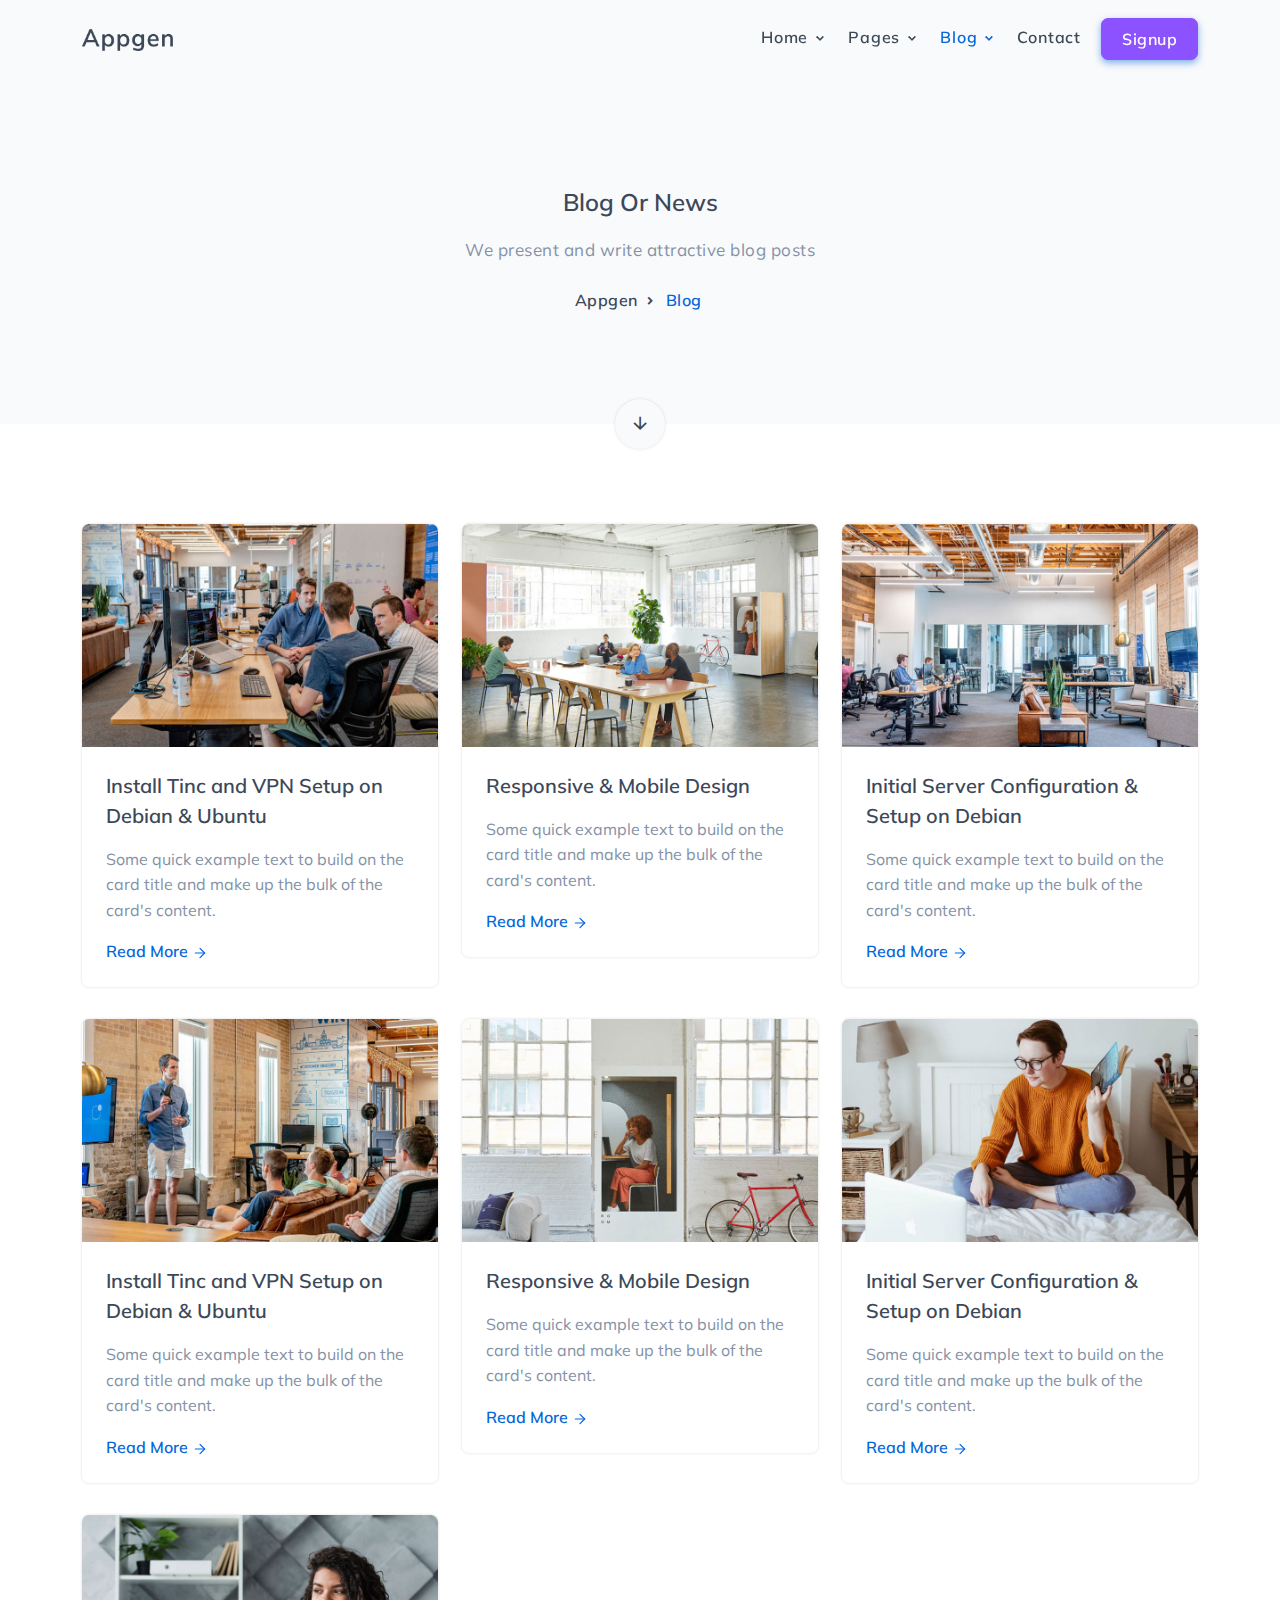
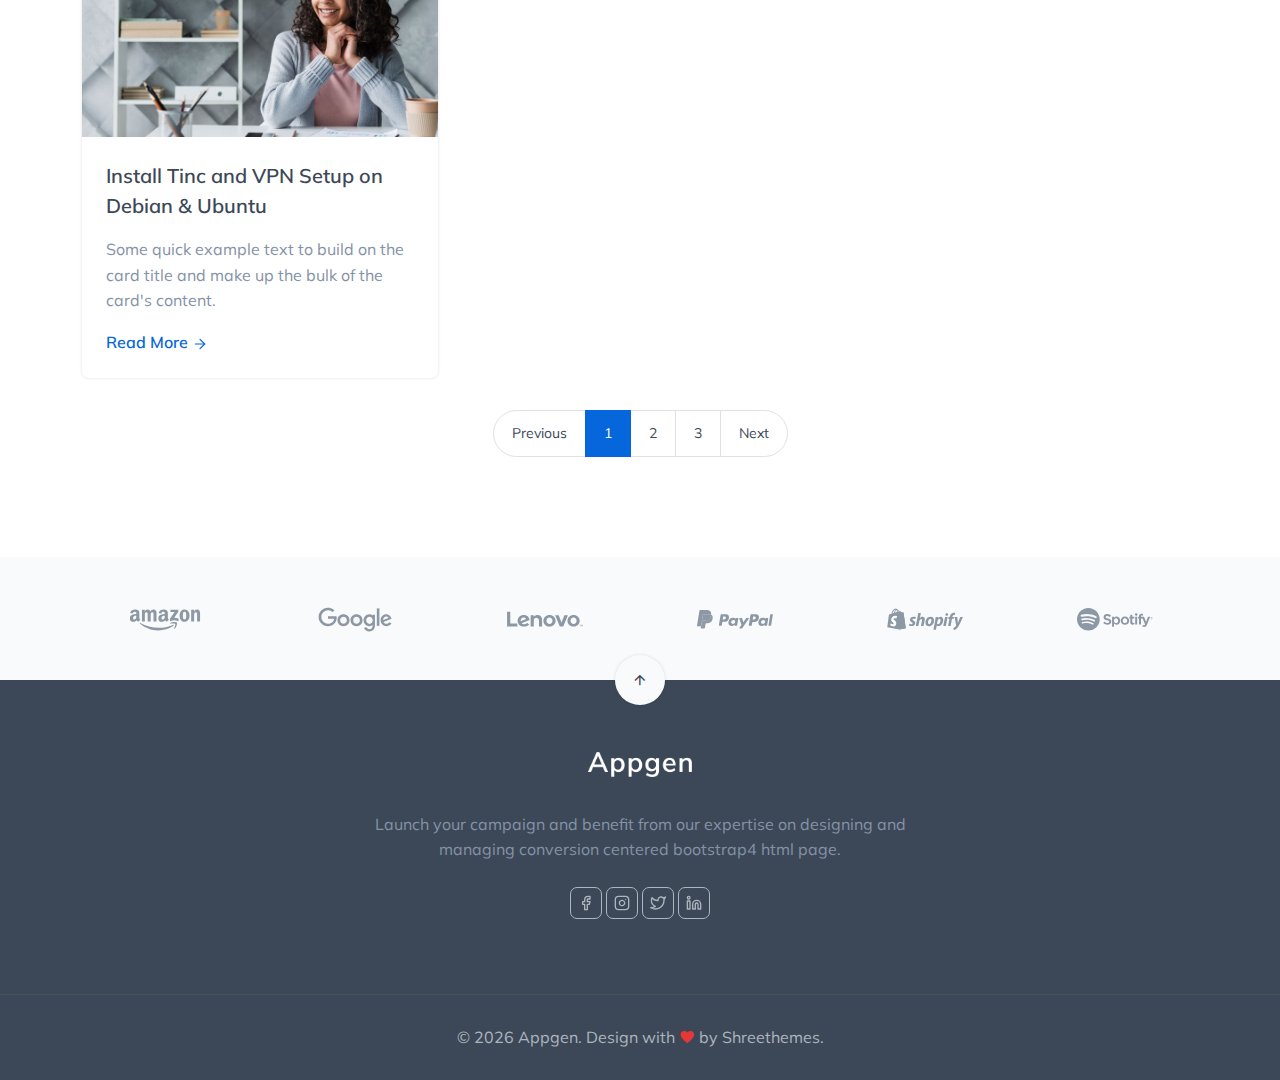
<file: blog.html>
<!DOCTYPE html>
<html lang="en">

    <head>
        <meta charset="utf-8" />
        <title>Appgen - App & Saas Landing Template</title>
        <meta name="viewport" content="width=device-width, initial-scale=1.0">
        <meta name="description" content="App and Saas Landing Template" />
        <meta name="keywords" content="Application, Clean, Saas, Dashboard, Bootstrap 5" />
        <meta content="Shreethemes" name="author" />
        <!-- favicon -->
        <link rel="shortcut icon" href="images/favicon.ico">
        <!-- Bootstrap css -->
        <link href="css/bootstrap.min.css" rel="stylesheet" type="text/css" />
        <!-- Icons -->
        <link href="css/materialdesignicons.min.css" rel="stylesheet" type="text/css" />
        <!-- Main css File -->
        <link href="css/style.css" rel="stylesheet" type="text/css" />
    </head>

    <body>
        <!-- Loader Start -->
        <div id="preloader">
            <div id="status">
                <div class="logo">
                    <img src="images/logo-dark.png" height="25" class="d-block mx-auto" alt="">
                </div>
                <div class="sk-chase mt-4">
                    <div class="sk-chase-dot"></div>
                    <div class="sk-chase-dot"></div>
                    <div class="sk-chase-dot"></div>
                    <div class="sk-chase-dot"></div>
                    <div class="sk-chase-dot"></div>
                    <div class="sk-chase-dot"></div>
                </div>
            </div>
        </div>
        <!-- Loader End -->

        <!-- Navbar STart -->
        <header id="topnav" class="defaultscroll sticky">
            <div class="container">
                <!-- Logo container-->
                <div>
                    <a class="logo" href="index.html">
                        <img src="images/logo-dark.png" height="22" alt="">
                    </a>
                </div>                 
                <div class="buy-button">
                    <a href="signup.html" class="btn btn-primary">Signup</a>
                </div><!--end login button-->
                <!-- End Logo container-->
                <div class="menu-extras">
                    <div class="menu-item">
                        <!-- Mobile menu toggle-->
                        <a class="navbar-toggle" id="isToggle" onclick="toggleMenu()">
                            <div class="lines">
                                <span></span>
                                <span></span>
                                <span></span>
                            </div>
                        </a>
                        <!-- End mobile menu toggle-->
                    </div>
                </div>
        
                <div id="navigation">
                    <!-- Navigation Menu-->   
                    <ul class="navigation-menu">
                        <li class="has-submenu parent-menu-item">
                            <a href="javascript:void(0)">Home</a><span class="menu-arrow"></span>
                            <ul class="submenu">
                                <li><a href="index.html" class="sub-menu-item">Home One</a></li>
                                <li><a href="index-two.html" class="sub-menu-item">Home Two</a></li>
                                <li><a href="index-three.html" class="sub-menu-item">Home Three</a></li>
                                <li><a href="index-four.html" class="sub-menu-item">Home Four</a></li>
                                <li><a href="index-five.html" class="sub-menu-item">Home Five</a></li>
                                <li><a href="index-six.html" class="sub-menu-item">Home Six</a></li>
                                <li><a href="index-onepage.html" class="sub-menu-item">One Page</a></li>
                            </ul>
                        </li>
        
                        <li class="has-submenu parent-menu-item">
                            <a href="javascript:void(0)">Pages</a><span class="menu-arrow"></span>
                            <ul class="submenu">
                                <li><a href="about.html" class="sub-menu-item">Company</a></li>
                                <li><a href="services.html" class="sub-menu-item">Services</a></li>
                                <li><a href="faqs.html" class="sub-menu-item">FAQs</a></li>
                                <li><a href="login.html" class="sub-menu-item">Login</a></li>
                                <li><a href="signup.html" class="sub-menu-item">Signup</a></li>
                                <li><a href="reset-password.html" class="sub-menu-item">Reset Password</a></li>
                                <li><a href="404.html" class="sub-menu-item">404</a></li>
                            </ul>
                        </li>

                        <li class="has-submenu parent-menu-item">
                            <a href="javascript:void(0)">Blog</a><span class="menu-arrow"></span>
                            <ul class="submenu">
                                <li><a href="blog.html" class="sub-menu-item">Blog</a></li>
                                <li><a href="blog-detail.html" class="sub-menu-item">Single Blog</a></li>
                            </ul>
                        </li>

                        <li><a href="contact.html" class="sub-menu-item">Contact</a></li>
                    </ul><!--end navigation menu-->
                </div><!--end navigation-->
            </div><!--end container-->
        </header><!--end header-->
        <!-- Navbar End -->

        <!-- Hero Start -->
        <section class="bg-half bg-light d-table w-100">
            <div class="container">
                <div class="row justify-content-center">
                    <div class="col-lg-12 text-center">
                        <div class="title-heading">
                            <h4>Blog Or News</h4>
                            <p class="text-muted para-desc mx-auto mt-3 mb-0">We present and write attractive blog posts</p> 
                            <nav aria-label="breadcrumb" class="d-inline-block mt-4">
                                <ul class="breadcrumb mb-0">
                                    <li class="breadcrumb-item"><a href="index.html">Appgen</a></li>
                                    <li class="breadcrumb-item active" aria-current="page">Blog</li>
                                </ul>
                            </nav>
                        </div>
                    </div><!--end col-->
                    <div class="home-shape-arrow">
                        <a href="#blog" class="scroll-down"><i class="mdi mdi-arrow-down arrow-icon bg-light text-dark h5"></i></a>
                    </div>
                </div><!--end row-->
            </div> <!--end container-->
        </section><!--end section-->
        <!-- Hero End -->

        <!-- Start BLog -->
        <section class="section" id="blog">
            <div class="container">
                <div class="row">
                    <div class="col-lg-4 col-md-6 col-12 mb-4 pb-2">
                        <div class="card blog-post border-0 rounded overflow-hidden shadow">
                            <img src="images/blog/01.jpg" class="img-fluid" alt="missing-image">
                            <div class="card-body p-4">
                                <h5 class="mb-3"><a href="javascript:void(0)" class="text-dark title">Install Tinc and VPN Setup on Debian & Ubuntu</a></h5>
                                <p class="text-muted">Some quick example text to build on the card title and make up the bulk of the card's content.</p>
                                <a href="#" class="text-primary h6">Read More <i data-feather="arrow-right" class="fea icon-sm"></i></a>
                            </div>
                        </div>
                    </div><!--end col-->
                    
                    <div class="col-lg-4 col-md-6 col-12 mb-4 pb-2">
                        <div class="card blog-post border-0 rounded overflow-hidden shadow">
                            <img src="images/blog/02.jpg" class="img-fluid" alt="missing-image">
                            <div class="card-body p-4">
                                <h5 class="mb-3"><a href="javascript:void(0)" class="text-dark title">Responsive & Mobile Design</a></h5>
                                <p class="text-muted">Some quick example text to build on the card title and make up the bulk of the card's content.</p>
                                <a href="#" class="text-primary h6">Read More <i data-feather="arrow-right" class="fea icon-sm"></i></a>
                            </div>
                        </div>
                    </div><!--end col-->
                    
                    <div class="col-lg-4 col-md-6 col-12 mb-4 pb-2">
                        <div class="card blog-post border-0 rounded overflow-hidden shadow">
                            <img src="images/blog/03.jpg" class="img-fluid" alt="missing-image">
                            <div class="card-body p-4">
                                <h5 class="mb-3"><a href="javascript:void(0)" class="text-dark title">Initial Server Configuration & Setup on Debian</a></h5>
                                <p class="text-muted">Some quick example text to build on the card title and make up the bulk of the card's content.</p>
                                <a href="#" class="text-primary h6">Read More <i data-feather="arrow-right" class="fea icon-sm"></i></a>
                            </div>
                        </div>
                    </div><!--end col-->
                    
                    <div class="col-lg-4 col-md-6 col-12 mb-4 pb-2">
                        <div class="card blog-post border-0 rounded overflow-hidden shadow">
                            <img src="images/blog/04.jpg" class="img-fluid" alt="missing-image">
                            <div class="card-body p-4">
                                <h5 class="mb-3"><a href="javascript:void(0)" class="text-dark title">Install Tinc and VPN Setup on Debian & Ubuntu</a></h5>
                                <p class="text-muted">Some quick example text to build on the card title and make up the bulk of the card's content.</p>
                                <a href="#" class="text-primary h6">Read More <i data-feather="arrow-right" class="fea icon-sm"></i></a>
                            </div>
                        </div>
                    </div><!--end col-->
                    
                    <div class="col-lg-4 col-md-6 col-12 mb-4 pb-2">
                        <div class="card blog-post border-0 rounded overflow-hidden shadow">
                            <img src="images/blog/05.jpg" class="img-fluid" alt="missing-image">
                            <div class="card-body p-4">
                                <h5 class="mb-3"><a href="javascript:void(0)" class="text-dark title">Responsive & Mobile Design</a></h5>
                                <p class="text-muted">Some quick example text to build on the card title and make up the bulk of the card's content.</p>
                                <a href="#" class="text-primary h6">Read More <i data-feather="arrow-right" class="fea icon-sm"></i></a>
                            </div>
                        </div>
                    </div><!--end col-->
                    
                    <div class="col-lg-4 col-md-6 col-12 mb-4 pb-2">
                        <div class="card blog-post border-0 rounded overflow-hidden shadow">
                            <img src="images/blog/06.jpg" class="img-fluid" alt="missing-image">
                            <div class="card-body p-4">
                                <h5 class="mb-3"><a href="javascript:void(0)" class="text-dark title">Initial Server Configuration & Setup on Debian</a></h5>
                                <p class="text-muted">Some quick example text to build on the card title and make up the bulk of the card's content.</p>
                                <a href="#" class="text-primary h6">Read More <i data-feather="arrow-right" class="fea icon-sm"></i></a>
                            </div>
                        </div>
                    </div><!--end col-->
                    
                    <div class="col-lg-4 col-md-6 col-12 mb-4 pb-2">
                        <div class="card blog-post border-0 rounded overflow-hidden shadow">
                            <img src="images/blog/07.jpg" class="img-fluid" alt="missing-image">
                            <div class="card-body p-4">
                                <h5 class="mb-3"><a href="javascript:void(0)" class="text-dark title">Install Tinc and VPN Setup on Debian & Ubuntu</a></h5>
                                <p class="text-muted">Some quick example text to build on the card title and make up the bulk of the card's content.</p>
                                <a href="#" class="text-primary h6">Read More <i data-feather="arrow-right" class="fea icon-sm"></i></a>
                            </div>
                        </div>
                    </div><!--end col-->

                    <div class="col-12">
                        <ul class="pagination justify-content-center mb-0">
                            <li class="page-item"><a class="page-link" href="javascript:void(0)" aria-label="Previous">Previous</a></li>
                            <li class="page-item active"><a class="page-link" href="javascript:void(0)">1</a></li>
                            <li class="page-item"><a class="page-link" href="javascript:void(0)">2</a></li>
                            <li class="page-item"><a class="page-link" href="javascript:void(0)">3</a></li>
                            <li class="page-item"><a class="page-link" href="javascript:void(0)" aria-label="Next">Next</a></li>
                        </ul>
                    </div><!--end col-->
                </div><!--end row-->
            </div><!--end container-->
        </section><!--end section-->
        <!-- End BLog -->

        <!-- Client Start -->
        <section class="py-4 bg-light">
            <div class="container">
                <div class="row justify-content-center">
                    <div class="col-lg-2 col-md-2 col-6 text-center py-4">
                        <img src="images/client/amazon.svg" class="avatar avatar-ex-sm" alt="">
                    </div><!--end col-->

                    <div class="col-lg-2 col-md-2 col-6 text-center py-4">
                        <img src="images/client/google.svg" class="avatar avatar-ex-sm" alt="">
                    </div><!--end col-->
                    
                    <div class="col-lg-2 col-md-2 col-6 text-center py-4">
                        <img src="images/client/lenovo.svg" class="avatar avatar-ex-sm" alt="">
                    </div><!--end col-->
                    
                    <div class="col-lg-2 col-md-2 col-6 text-center py-4">
                        <img src="images/client/paypal.svg" class="avatar avatar-ex-sm" alt="">
                    </div><!--end col-->
                    
                    <div class="col-lg-2 col-md-2 col-6 text-center py-4">
                        <img src="images/client/shopify.svg" class="avatar avatar-ex-sm" alt="">
                    </div><!--end col-->
                    
                    <div class="col-lg-2 col-md-2 col-6 text-center py-4">
                        <img src="images/client/spotify.svg" class="avatar avatar-ex-sm" alt="">
                    </div><!--end col-->
                </div><!--end row-->
            </div><!--end container-->
        </section><!--end section-->
        <!-- Client End -->

        <!-- Footer Start -->
        <footer class="bg-dark py-5">
            <div class="container">
                <div class="row justify-content-center">
                    <div class="col-lg-7 mb-3">
                        <div class="text-center">
                            <a class="logo logo-footer" href="#">
                                <img src="images/logo-light.png" height="25" alt="">
                            </a>
                            <p class="text-muted para-desc mx-auto mt-3">Launch your campaign and benefit from our expertise on designing and managing conversion centered bootstrap4 html page.</p>
                            <ul class="list-unstyled social-icon social mb-0 mt-4">
                                <li class="list-inline-item"><a href="javascript:void(0)" class="rounded"><i data-feather="facebook" class="fea icon-sm fea-social"></i></a></li>
                                <li class="list-inline-item"><a href="javascript:void(0)" class="rounded"><i data-feather="instagram" class="fea icon-sm fea-social"></i></a></li>
                                <li class="list-inline-item"><a href="javascript:void(0)" class="rounded"><i data-feather="twitter" class="fea icon-sm fea-social"></i></a></li>
                                <li class="list-inline-item"><a href="javascript:void(0)" class="rounded"><i data-feather="linkedin" class="fea icon-sm fea-social"></i></a></li>
                            </ul><!--end icon-->
                        </div>
                    </div><!--end col-->
                </div><!--end row-->
            </div><!--end container-->
            <!-- Back to top -->    
            <a href="#" class="back-to-top" id="back-to-top" title="Top"> 
                <i class="mdi mdi-arrow-up icons bg-light text-dark"> </i> 
            </a>
            <!-- Back to top -->
        </footer><!--end footer-->
        <footer class="footer-bar bg-dark">
            <div class="container">
                <div class="row justify-content-center">
                    <div class="col-12 text-center">
                        <p class="mb-0 footer-text para-desc mx-auto">© <script>document.write(new Date().getFullYear())</script> <span class="text-reset">Appgen</span>. Design with <i class="mdi mdi-heart text-danger"></i> by <a href="http://shreethemes.in" target="_blank" class="text-reset">Shreethemes</a>.</p>
                    </div><!--end col-->
                </div><!--end row-->
            </div><!--end container-->
        </footer><!--end footer-->
        <!-- Footer End -->
        
        <!-- javascript -->
        <script src="js/bootstrap.bundle.min.js"></script>
        <!-- Icon -->
        <script src="js/feather.min.js"></script>
        <script src="https://unicons.iconscout.com/release/v3.0.6/script/monochrome/bundle.js"/></script>
        <!-- Main Js -->
        <script src="js/app.js"></script>
    </body>
</html>
</file>
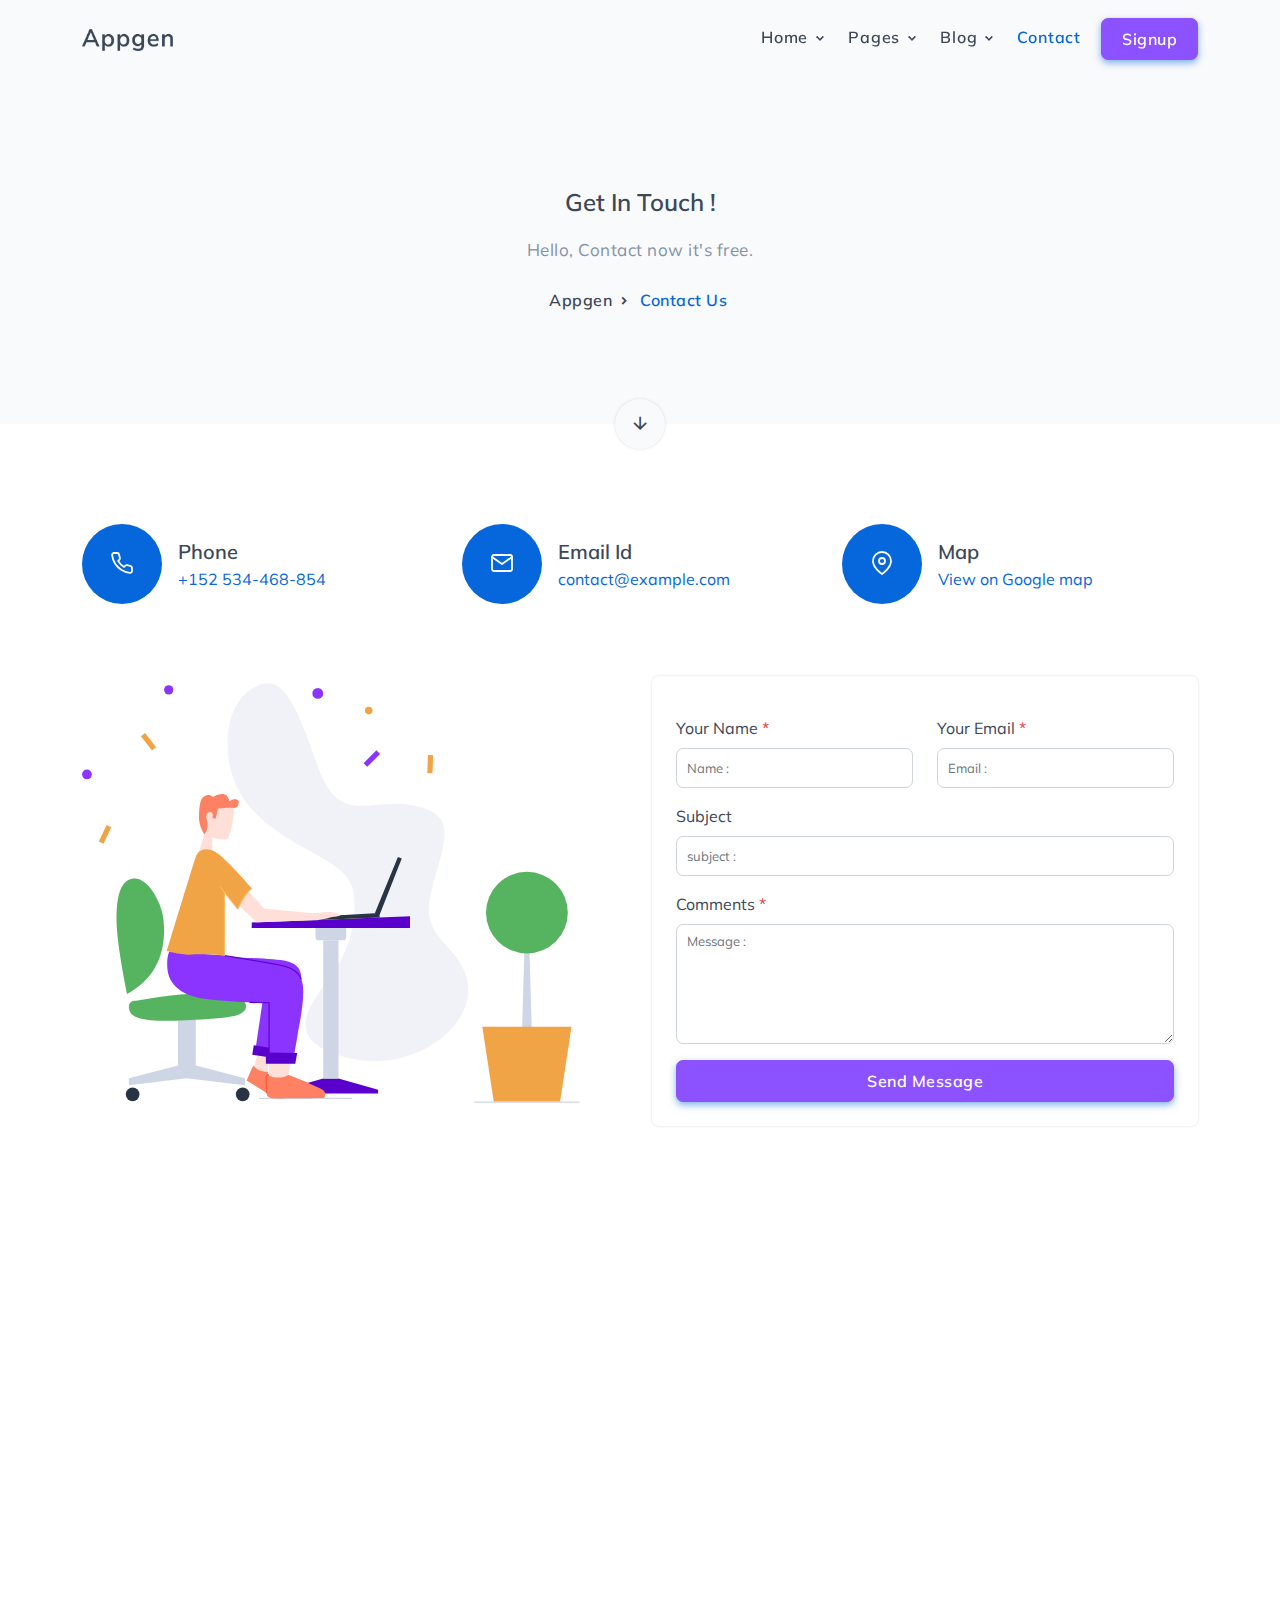
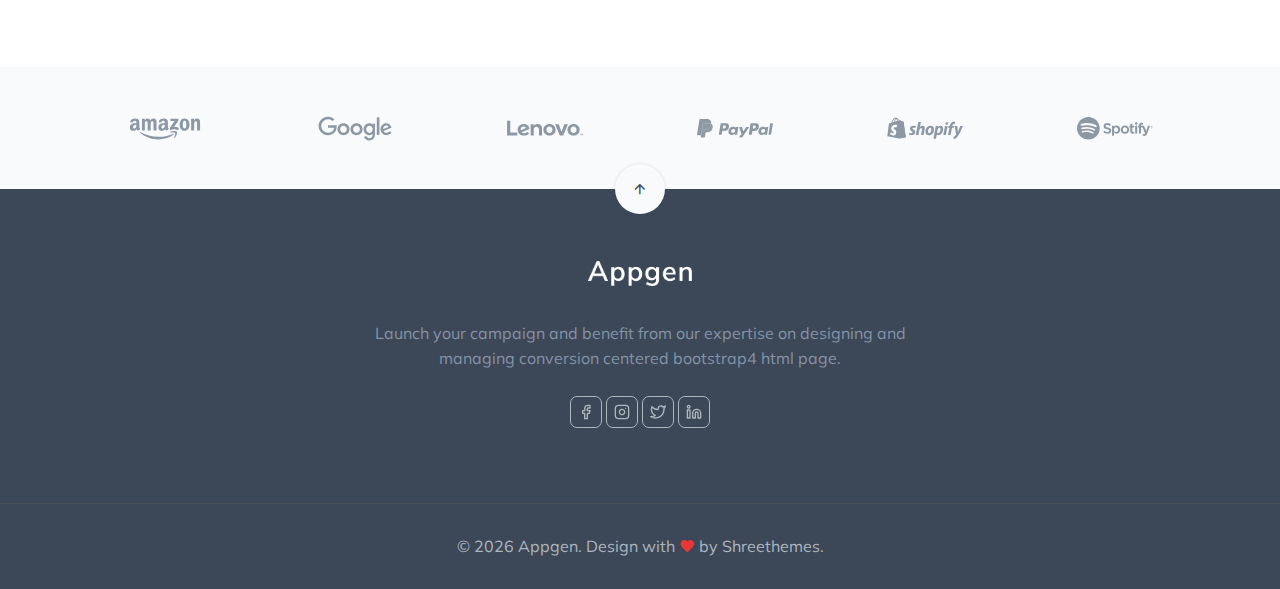
<file: contact.html>
<!DOCTYPE html>
<html lang="en">

    <head>
        <meta charset="utf-8" />
        <title>Appgen - App & Saas Landing Template</title>
        <meta name="viewport" content="width=device-width, initial-scale=1.0">
        <meta name="description" content="App and Saas Landing Template" />
        <meta name="keywords" content="Application, Clean, Saas, Dashboard, Bootstrap 5" />
        <meta content="Shreethemes" name="author" />
        <!-- favicon -->
        <link rel="shortcut icon" href="images/favicon.ico">
        <!-- Bootstrap css -->
        <link href="css/bootstrap.min.css" rel="stylesheet" type="text/css" />
        <!-- Icons -->
        <link href="css/materialdesignicons.min.css" rel="stylesheet" type="text/css" />
        <!-- Main css File -->
        <link href="css/style.css" rel="stylesheet" type="text/css" />
    </head>

    <body>
        <!-- Loader Start -->
        <div id="preloader">
            <div id="status">
                <div class="logo">
                    <img src="images/logo-dark.png" height="25" class="d-block mx-auto" alt="">
                </div>
                <div class="sk-chase mt-4">
                    <div class="sk-chase-dot"></div>
                    <div class="sk-chase-dot"></div>
                    <div class="sk-chase-dot"></div>
                    <div class="sk-chase-dot"></div>
                    <div class="sk-chase-dot"></div>
                    <div class="sk-chase-dot"></div>
                </div>
            </div>
        </div>
        <!-- Loader End -->

        <!-- Navbar STart -->
        <header id="topnav" class="defaultscroll sticky">
            <div class="container">
                <!-- Logo container-->
                <div>
                    <a class="logo" href="index.html">
                        <img src="images/logo-dark.png" height="22" alt="">
                    </a>
                </div>                 
                <div class="buy-button">
                    <a href="signup.html" class="btn btn-primary">Signup</a>
                </div><!--end login button-->
                <!-- End Logo container-->
                <div class="menu-extras">
                    <div class="menu-item">
                        <!-- Mobile menu toggle-->
                        <a class="navbar-toggle" id="isToggle" onclick="toggleMenu()">
                            <div class="lines">
                                <span></span>
                                <span></span>
                                <span></span>
                            </div>
                        </a>
                        <!-- End mobile menu toggle-->
                    </div>
                </div>
        
                <div id="navigation">
                    <!-- Navigation Menu-->   
                    <ul class="navigation-menu">
                        <li class="has-submenu parent-menu-item">
                            <a href="javascript:void(0)">Home</a><span class="menu-arrow"></span>
                            <ul class="submenu">
                                <li><a href="index.html" class="sub-menu-item">Home One</a></li>
                                <li><a href="index-two.html" class="sub-menu-item">Home Two</a></li>
                                <li><a href="index-three.html" class="sub-menu-item">Home Three</a></li>
                                <li><a href="index-four.html" class="sub-menu-item">Home Four</a></li>
                                <li><a href="index-five.html" class="sub-menu-item">Home Five</a></li>
                                <li><a href="index-six.html" class="sub-menu-item">Home Six</a></li>
                                <li><a href="index-onepage.html" class="sub-menu-item">One Page</a></li>
                            </ul>
                        </li>
        
                        <li class="has-submenu parent-menu-item">
                            <a href="javascript:void(0)">Pages</a><span class="menu-arrow"></span>
                            <ul class="submenu">
                                <li><a href="about.html" class="sub-menu-item">Company</a></li>
                                <li><a href="services.html" class="sub-menu-item">Services</a></li>
                                <li><a href="faqs.html" class="sub-menu-item">FAQs</a></li>
                                <li><a href="login.html" class="sub-menu-item">Login</a></li>
                                <li><a href="signup.html" class="sub-menu-item">Signup</a></li>
                                <li><a href="reset-password.html" class="sub-menu-item">Reset Password</a></li>
                                <li><a href="404.html" class="sub-menu-item">404</a></li>
                            </ul>
                        </li>

                        <li class="has-submenu parent-menu-item">
                            <a href="javascript:void(0)">Blog</a><span class="menu-arrow"></span>
                            <ul class="submenu">
                                <li><a href="blog.html" class="sub-menu-item">Blog</a></li>
                                <li><a href="blog-detail.html" class="sub-menu-item">Single Blog</a></li>
                            </ul>
                        </li>

                        <li><a href="contact.html" class="sub-menu-item">Contact</a></li>
                    </ul><!--end navigation menu-->
                </div><!--end navigation-->
            </div><!--end container-->
        </header><!--end header-->
        <!-- Navbar End -->

        <!-- Hero Start -->
        <section class="bg-half bg-light d-table w-100">
            <div class="container">
                <div class="row justify-content-center">
                    <div class="col-lg-12 text-center">
                        <div class="title-heading">
                            <h4>Get In Touch !</h4>
                            <p class="text-muted para-desc mx-auto mt-3 mb-0">Hello, Contact now it's free.</p> 
                            <nav aria-label="breadcrumb" class="d-inline-block mt-4">
                                <ul class="breadcrumb mb-0">
                                    <li class="breadcrumb-item"><a href="index.html">Appgen</a></li>
                                    <li class="breadcrumb-item active" aria-current="page">Contact Us</li>
                                </ul>
                            </nav>
                        </div>
                    </div><!--end col-->
                    <div class="home-shape-arrow">
                        <a href="#contact" class="scroll-down"><i class="mdi mdi-arrow-down arrow-icon bg-light text-dark h5"></i></a>
                    </div>
                </div><!--end row-->
            </div> <!--end container-->
        </section><!--end section-->
        <!-- Hero End -->

        <!-- About Start -->
        <section class="section pb-0" id="contact">
            <div class="container">
                <div class="row">
                    <div class="col-lg-4 col-md-6 col-12">
                        <div class="contact-detail d-flex align-items-center">
                            <div class="contact-icon rounded-circle bg-primary text-center">
                                <i data-feather="phone" class="fea icon-md-md text-white"></i>
                            </div>
                            <div class="content ms-3">
                                <h5 class="title mb-0">Phone</h5>
                                <a href="tel:+152534-468-854" class="text-primary">+152 534-468-854</a>
                            </div>
                        </div>
                    </div><!--end col-->

                    <div class="col-lg-4 col-md-6 col-12 mt-4 mt-sm-0 pt-2 pt-sm-0">
                        <div class="contact-detail d-flex align-items-center">
                            <div class="contact-icon rounded-circle bg-primary text-center">
                                <i data-feather="mail" class="fea icon-md-md text-white"></i>
                            </div>
                            <div class="content ms-3">
                                <h5 class="title mb-0">Email Id</h5>
                                <a href="mailto:contact@example.com" class="text-primary">contact@example.com</a>
                            </div>
                        </div>
                    </div><!--end col-->

                    <div class="col-lg-4 col-md-6 col-12 mt-4 mt-lg-0 pt-2 pt-lg-0">
                        <div class="contact-detail d-flex align-items-center">
                            <div class="contact-icon rounded-circle bg-primary text-center">
                                <i data-feather="map-pin" class="fea icon-md-md text-white"></i>
                            </div>
                            <div class="content ms-3">
                                <h5 class="title mb-0">Map</h5>
                                <a href="#" class="video-play-icon text-primary">View on Google map</a>
                            </div>
                        </div>
                    </div><!--end col-->
                </div><!--end row-->

                <div class="row align-items-center">
                    <div class="col-md-6 order-md-1 order-2 mt-md-5 mt-4 pt-2">
                        <div class="me-lg-5">
                            <img src="images/svg/revenue-graph-colour.svg" class="img-fluid" alt="">
                        </div>
                    </div><!--end col-->

                    <div class="col-md-6 order-md-2 order-1 mt-md-5 mt-4 pt-2">
                        <div class="custom-form mt-3 p-4 shadow rounded">
                            <form method="post" name="myForm" onsubmit="return validateForm()">
                                <p id="error-msg"></p>
                                <div id="simple-msg"></div>
                                <div class="row">
                                    <div class="col-md-6">
                                        <div class="mb-3">
                                            <label class="form-label">Your Name <span class="text-danger">*</span></label>
                                            <input name="name" id="name" type="text" class="form-control" placeholder="Name :">
                                        </div>
                                    </div>

                                    <div class="col-md-6">
                                        <div class="mb-3">
                                            <label class="form-label">Your Email <span class="text-danger">*</span></label>
                                            <input name="email" id="email" type="email" class="form-control" placeholder="Email :">
                                        </div> 
                                    </div><!--end col-->

                                    <div class="col-12">
                                        <div class="mb-3">
                                            <label class="form-label">Subject</label>
                                            <input name="subject" id="subject" class="form-control" placeholder="subject :">
                                        </div>
                                    </div><!--end col-->

                                    <div class="col-12">
                                        <div class="mb-3">
                                            <label class="form-label">Comments <span class="text-danger">*</span></label>
                                            <textarea name="comments" id="comments" rows="4" class="form-control" placeholder="Message :"></textarea>
                                        </div>
                                    </div>
                                </div>
                                <div class="row">
                                    <div class="col-12">
                                        <div class="d-grid">
                                            <button type="submit" id="submit" name="send" class="btn btn-primary">Send Message</button>
                                        </div>
                                    </div><!--end col-->
                                </div><!--end row-->
                            </form>
                        </div><!--end custom-form-->
                    </div><!--end col-->
                </div><!--end row-->
            </div><!--end container-->

            <div class="container-fluid px-0 mt-100 mt-60">
                <div class="row">
                    <div class="col-12">
                        <div class="map">
                            <iframe src="https://www.google.com/maps/embed?pb=!1m18!1m12!1m3!1d39206.002432144705!2d-95.4973981212445!3d29.709510002925988!2m3!1f0!2f0!3f0!3m2!1i1024!2i768!4f13.1!3m3!1m2!1s0x8640c16de81f3ca5%3A0xf43e0b60ae539ac9!2sGerald+D.+Hines+Waterwall+Park!5e0!3m2!1sen!2sin!4v1566305861440!5m2!1sen!2sin" style="border:0" class="rounded" allowfullscreen></iframe>
                        </div>
                    </div><!--end col-->
                </div><!--end row-->
            </div><!--end container-->
        </section><!--end section-->
        <!-- About End -->

        <!-- Client Start -->
        <section class="py-4 bg-light">
            <div class="container">
                <div class="row justify-content-center">
                    <div class="col-lg-2 col-md-2 col-6 text-center py-4">
                        <img src="images/client/amazon.svg" class="avatar avatar-ex-sm" alt="">
                    </div><!--end col-->

                    <div class="col-lg-2 col-md-2 col-6 text-center py-4">
                        <img src="images/client/google.svg" class="avatar avatar-ex-sm" alt="">
                    </div><!--end col-->
                    
                    <div class="col-lg-2 col-md-2 col-6 text-center py-4">
                        <img src="images/client/lenovo.svg" class="avatar avatar-ex-sm" alt="">
                    </div><!--end col-->
                    
                    <div class="col-lg-2 col-md-2 col-6 text-center py-4">
                        <img src="images/client/paypal.svg" class="avatar avatar-ex-sm" alt="">
                    </div><!--end col-->
                    
                    <div class="col-lg-2 col-md-2 col-6 text-center py-4">
                        <img src="images/client/shopify.svg" class="avatar avatar-ex-sm" alt="">
                    </div><!--end col-->
                    
                    <div class="col-lg-2 col-md-2 col-6 text-center py-4">
                        <img src="images/client/spotify.svg" class="avatar avatar-ex-sm" alt="">
                    </div><!--end col-->
                </div><!--end row-->
            </div><!--end container-->
        </section><!--end section-->
        <!-- Client End -->

        <!-- Footer Start -->
        <footer class="bg-dark py-5">
            <div class="container">
                <div class="row justify-content-center">
                    <div class="col-lg-7 mb-3">
                        <div class="text-center">
                            <a class="logo logo-footer" href="#">
                                <img src="images/logo-light.png" height="25" alt="">
                            </a>
                            <p class="text-muted para-desc mx-auto mt-3">Launch your campaign and benefit from our expertise on designing and managing conversion centered bootstrap4 html page.</p>
                            <ul class="list-unstyled social-icon social mb-0 mt-4">
                                <li class="list-inline-item"><a href="javascript:void(0)" class="rounded"><i data-feather="facebook" class="fea icon-sm fea-social"></i></a></li>
                                <li class="list-inline-item"><a href="javascript:void(0)" class="rounded"><i data-feather="instagram" class="fea icon-sm fea-social"></i></a></li>
                                <li class="list-inline-item"><a href="javascript:void(0)" class="rounded"><i data-feather="twitter" class="fea icon-sm fea-social"></i></a></li>
                                <li class="list-inline-item"><a href="javascript:void(0)" class="rounded"><i data-feather="linkedin" class="fea icon-sm fea-social"></i></a></li>
                            </ul><!--end icon-->
                        </div>
                    </div><!--end col-->
                </div><!--end row-->
            </div><!--end container-->
            <!-- Back to top -->    
            <a href="#" class="back-to-top" id="back-to-top" title="Top"> 
                <i class="mdi mdi-arrow-up icons bg-light text-dark"> </i> 
            </a>
            <!-- Back to top -->
        </footer><!--end footer-->
        <footer class="footer-bar bg-dark">
            <div class="container">
                <div class="row justify-content-center">
                    <div class="col-12 text-center">
                        <p class="mb-0 footer-text para-desc mx-auto">© <script>document.write(new Date().getFullYear())</script> <span class="text-reset">Appgen</span>. Design with <i class="mdi mdi-heart text-danger"></i> by <a href="http://shreethemes.in" target="_blank" class="text-reset">Shreethemes</a>.</p>
                    </div><!--end col-->
                </div><!--end row-->
            </div><!--end container-->
        </footer><!--end footer-->
        <!-- Footer End -->
        
        <!-- javascript -->
        <script src="js/bootstrap.bundle.min.js"></script>
        <!-- Icon -->
        <script src="js/feather.min.js"></script>
        <script src="https://unicons.iconscout.com/release/v3.0.6/script/monochrome/bundle.js"/></script>
        <!-- Contact -->
        <script src="js/contact.js"></script>
        <!-- Main Js -->
        <script src="js/app.js"></script>
    </body>
</html>
</file>
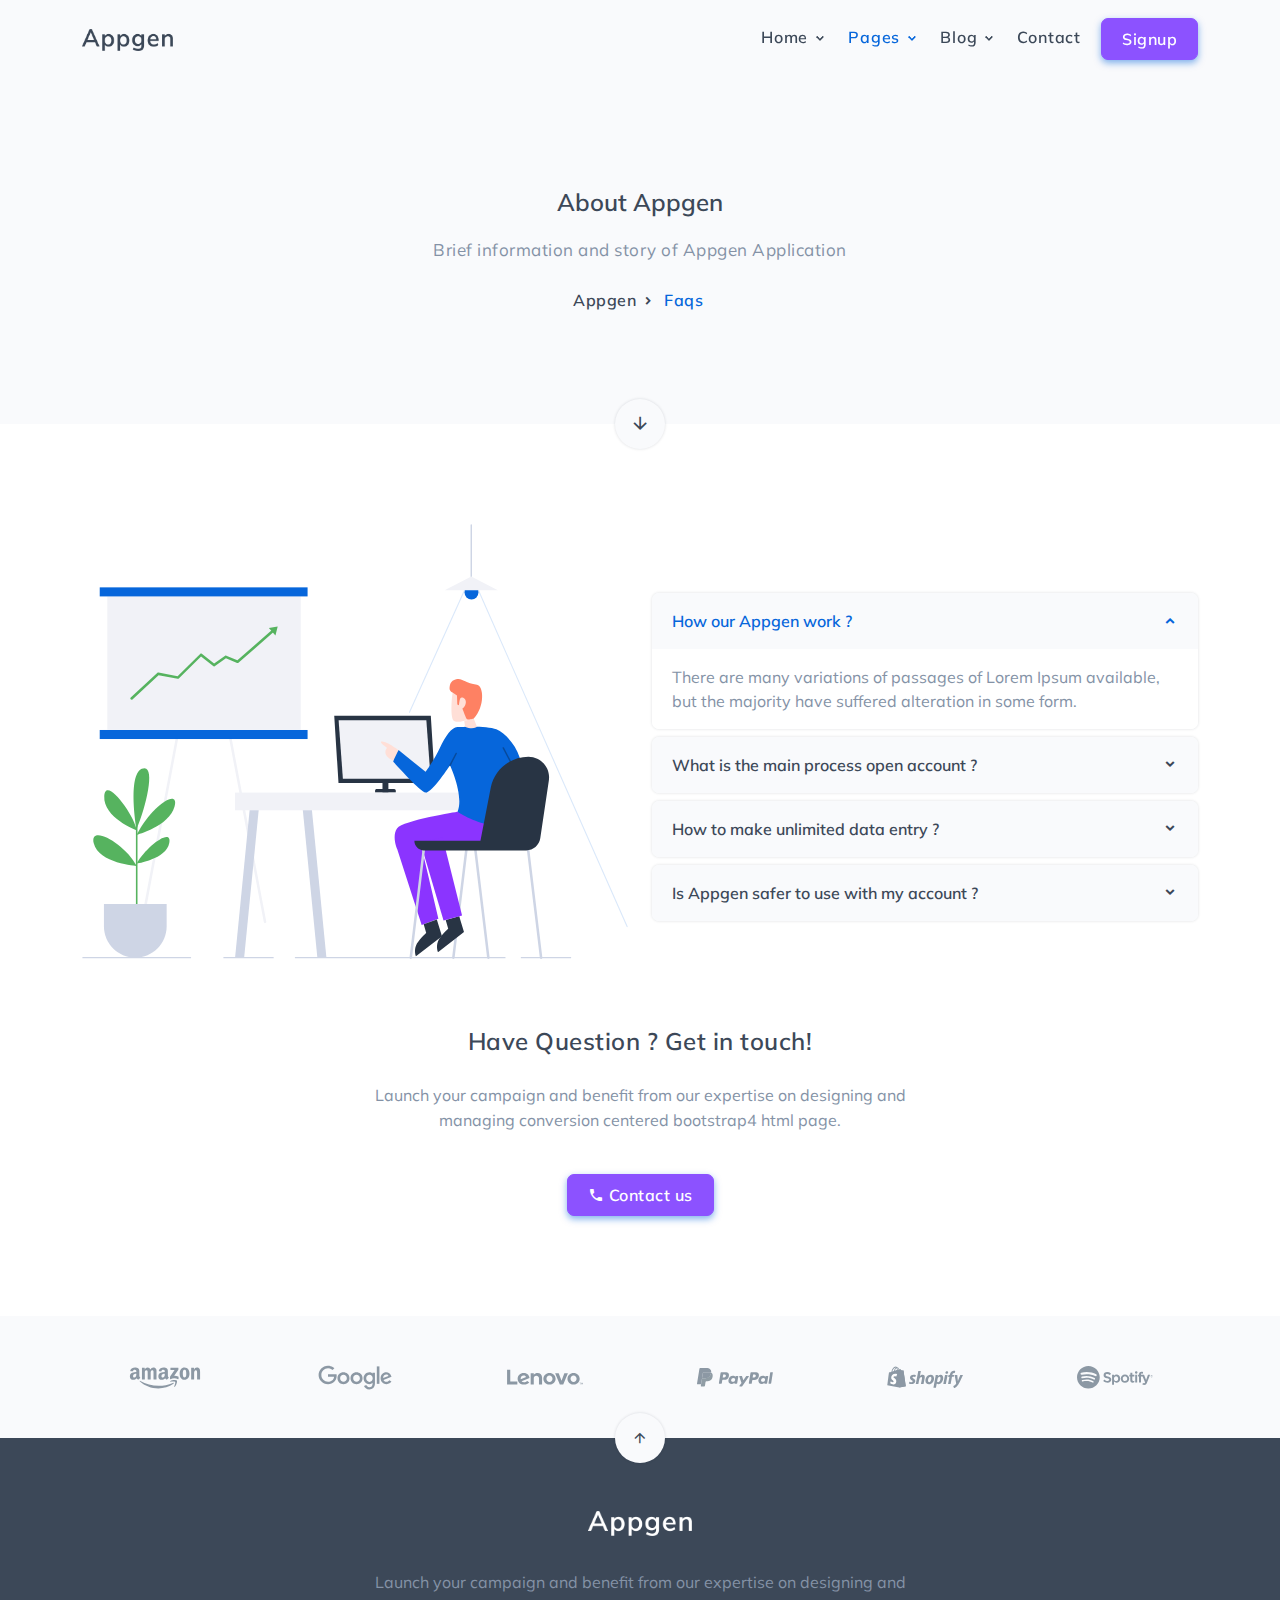
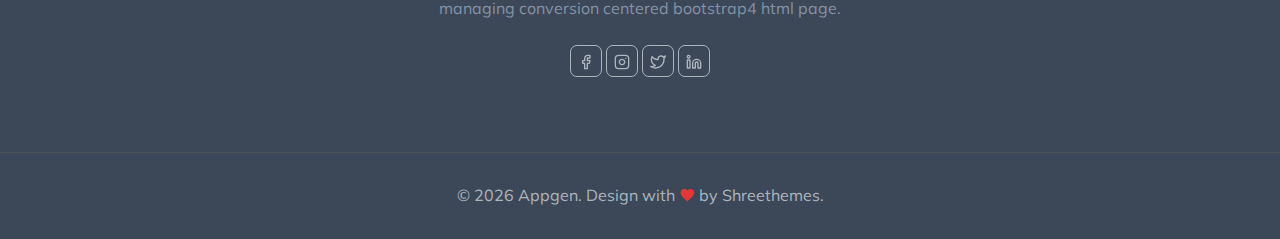
<file: faqs.html>
<!DOCTYPE html>
<html lang="en">

    <head>
        <meta charset="utf-8" />
        <title>Appgen - App & Saas Landing Template</title>
        <meta name="viewport" content="width=device-width, initial-scale=1.0">
        <meta name="description" content="App and Saas Landing Template" />
        <meta name="keywords" content="Application, Clean, Saas, Dashboard, Bootstrap 5" />
        <meta content="Shreethemes" name="author" />
        <!-- favicon -->
        <link rel="shortcut icon" href="images/favicon.ico">
        <!-- Bootstrap css -->
        <link href="css/bootstrap.min.css" rel="stylesheet" type="text/css" />
        <!-- Icons -->
        <link href="css/materialdesignicons.min.css" rel="stylesheet" type="text/css" />
        <!-- Slider -->               
        <link rel="stylesheet" href="css/tiny-slider.css"/>
        <!-- Main css File -->
        <link href="css/style.css" rel="stylesheet" type="text/css" />
    </head>

    <body>
        <!-- Loader Start -->
        <div id="preloader">
            <div id="status">
                <div class="logo">
                    <img src="images/logo-dark.png" height="25" class="d-block mx-auto" alt="">
                </div>
                <div class="sk-chase mt-4">
                    <div class="sk-chase-dot"></div>
                    <div class="sk-chase-dot"></div>
                    <div class="sk-chase-dot"></div>
                    <div class="sk-chase-dot"></div>
                    <div class="sk-chase-dot"></div>
                    <div class="sk-chase-dot"></div>
                </div>
            </div>
        </div>
        <!-- Loader End -->

        <!-- Navbar STart -->
        <header id="topnav" class="defaultscroll sticky">
            <div class="container">
                <!-- Logo container-->
                <div>
                    <a class="logo" href="index.html">
                        <img src="images/logo-dark.png" height="22" alt="">
                    </a>
                </div>                 
                <div class="buy-button">
                    <a href="signup.html" class="btn btn-primary">Signup</a>
                </div><!--end login button-->
                <!-- End Logo container-->
                <div class="menu-extras">
                    <div class="menu-item">
                        <!-- Mobile menu toggle-->
                        <a class="navbar-toggle" id="isToggle" onclick="toggleMenu()">
                            <div class="lines">
                                <span></span>
                                <span></span>
                                <span></span>
                            </div>
                        </a>
                        <!-- End mobile menu toggle-->
                    </div>
                </div>
        
                <div id="navigation">
                    <!-- Navigation Menu-->   
                    <ul class="navigation-menu">
                        <li class="has-submenu parent-menu-item">
                            <a href="javascript:void(0)">Home</a><span class="menu-arrow"></span>
                            <ul class="submenu">
                                <li><a href="index.html" class="sub-menu-item">Home One</a></li>
                                <li><a href="index-two.html" class="sub-menu-item">Home Two</a></li>
                                <li><a href="index-three.html" class="sub-menu-item">Home Three</a></li>
                                <li><a href="index-four.html" class="sub-menu-item">Home Four</a></li>
                                <li><a href="index-five.html" class="sub-menu-item">Home Five</a></li>
                                <li><a href="index-six.html" class="sub-menu-item">Home Six</a></li>
                                <li><a href="index-onepage.html" class="sub-menu-item">One Page</a></li>
                            </ul>
                        </li>
        
                        <li class="has-submenu parent-menu-item">
                            <a href="javascript:void(0)">Pages</a><span class="menu-arrow"></span>
                            <ul class="submenu">
                                <li><a href="about.html" class="sub-menu-item">Company</a></li>
                                <li><a href="services.html" class="sub-menu-item">Services</a></li>
                                <li><a href="faqs.html" class="sub-menu-item">FAQs</a></li>
                                <li><a href="login.html" class="sub-menu-item">Login</a></li>
                                <li><a href="signup.html" class="sub-menu-item">Signup</a></li>
                                <li><a href="reset-password.html" class="sub-menu-item">Reset Password</a></li>
                                <li><a href="404.html" class="sub-menu-item">404</a></li>
                            </ul>
                        </li>

                        <li class="has-submenu parent-menu-item">
                            <a href="javascript:void(0)">Blog</a><span class="menu-arrow"></span>
                            <ul class="submenu">
                                <li><a href="blog.html" class="sub-menu-item">Blog</a></li>
                                <li><a href="blog-detail.html" class="sub-menu-item">Single Blog</a></li>
                            </ul>
                        </li>

                        <li><a href="contact.html" class="sub-menu-item">Contact</a></li>
                    </ul><!--end navigation menu-->
                </div><!--end navigation-->
            </div><!--end container-->
        </header><!--end header-->
        <!-- Navbar End -->

        <!-- Hero Start -->
        <section class="bg-half bg-light d-table w-100">
            <div class="container">
                <div class="row justify-content-center">
                    <div class="col-lg-12 text-center">
                        <div class="title-heading">
                            <h4>About Appgen</h4>
                            <p class="text-muted para-desc mx-auto mt-3 mb-0">Brief information and story of Appgen Application</p> 
                            <nav aria-label="breadcrumb" class="d-inline-block mt-4">
                                <ul class="breadcrumb mb-0">
                                    <li class="breadcrumb-item"><a href="index.html">Appgen</a></li>
                                    <li class="breadcrumb-item active" aria-current="page">Faqs</li>
                                </ul>
                            </nav>
                        </div>
                    </div><!--end col-->
                    <div class="home-shape-arrow">
                        <a href="#faqs" class="scroll-down"><i class="mdi mdi-arrow-down arrow-icon bg-light text-dark h5"></i></a>
                    </div>
                </div><!--end row-->
            </div> <!--end container-->
        </section><!--end section-->
        <!-- Hero End -->

        <!-- About Start -->
        <section class="section" id="faqs">
            <div class="container">
                <div class="row align-items-center">
                    <div class="col-lg-6 col-md-6 col-12">
                        <img src="images/svg/app-user-monochrome.svg" class="img-fluid" alt="">
                    </div><!--end col-->

                    <div class="col-lg-6 col-md-6 col-12 mt-4 mt-sm-0 pt-2 pt-sm-0">
                        <div class="accordion mt-4 pt-2" id="buyingquestion">
                            <div class="accordion-item rounded shadow overflow-hidden">
                                <h2 class="accordion-header" id="headingOne">
                                    <button class="accordion-button border-0 bg-light" type="button" data-bs-toggle="collapse" data-bs-target="#collapseOne"
                                        aria-expanded="true" aria-controls="collapseOne">
                                        How our Appgen work ?
                                    </button>
                                </h2>
                                <div id="collapseOne" class="accordion-collapse border-0 collapse show" aria-labelledby="headingOne"
                                    data-bs-parent="#buyingquestion">
                                    <div class="accordion-body text-muted bg-white">
                                        There are many variations of passages of Lorem Ipsum available, but the majority have suffered alteration in some form.
                                    </div>
                                </div>
                            </div>
                            
                            <div class="accordion-item rounded shadow overflow-hidden mt-2">
                                <h2 class="accordion-header" id="headingTwo">
                                    <button class="accordion-button border-0 bg-light collapsed" type="button" data-bs-toggle="collapse" data-bs-target="#collapseTwo"
                                        aria-expanded="false" aria-controls="collapseTwo">
                                        What is the main process open account ?
                                    </button>
                                </h2>
                                <div id="collapseTwo" class="accordion-collapse border-0 collapse" aria-labelledby="headingTwo"
                                    data-bs-parent="#buyingquestion">
                                    <div class="accordion-body text-muted bg-white">
                                        There are many variations of passages of Lorem Ipsum available, but the majority have suffered alteration in some form.
                                    </div>
                                </div>
                            </div>

                            <div class="accordion-item rounded shadow overflow-hidden mt-2">
                                <h2 class="accordion-header" id="headingThree">
                                    <button class="accordion-button border-0 bg-light collapsed" type="button" data-bs-toggle="collapse"
                                        data-bs-target="#collapseThree" aria-expanded="false" aria-controls="collapseThree">
                                        How to make unlimited data entry ?
                                    </button>
                                </h2>
                                <div id="collapseThree" class="accordion-collapse border-0 collapse" aria-labelledby="headingThree"
                                    data-bs-parent="#buyingquestion">
                                    <div class="accordion-body text-muted bg-white">
                                        There are many variations of passages of Lorem Ipsum available, but the majority have suffered alteration in some form.
                                    </div>
                                </div>
                            </div>

                            <div class="accordion-item rounded shadow overflow-hidden mt-2">
                                <h2 class="accordion-header" id="headingFour">
                                    <button class="accordion-button border-0 bg-light collapsed" type="button" data-bs-toggle="collapse"
                                        data-bs-target="#collapseFour" aria-expanded="false" aria-controls="collapseFour">
                                        Is Appgen safer to use with my account ?
                                    </button>
                                </h2>
                                <div id="collapseFour" class="accordion-collapse border-0 collapse" aria-labelledby="headingFour"
                                    data-bs-parent="#buyingquestion">
                                    <div class="accordion-body text-muted bg-white">
                                        There are many variations of passages of Lorem Ipsum available, but the majority have suffered alteration in some form.
                                    </div>
                                </div>
                            </div>
                        </div>
                    </div><!--end col-->
                </div><!--end row-->

                <div class="row mt-md-5 pt-md-3 mt-4 pt-2 justify-content-center">
                    <div class="col-12 text-center">
                        <div class="section-title">
                            <h4 class="title mb-4">Have Question ? Get in touch!</h4>
                            <p class="text-muted para-desc mx-auto">Launch your campaign and benefit from our expertise on designing and managing conversion centered bootstrap4 html page.</p>
                            <a href="contact.html" class="btn btn-primary mt-4 scroll-down"><i class="mdi mdi-phone"></i> Contact us</a>
                        </div>
                    </div><!--end col-->
                </div><!--end row-->
            </div><!--end container-->
        </section><!--end section-->
        <!-- About End -->

        <!-- Client Start -->
        <section class="py-4 bg-light">
            <div class="container">
                <div class="row justify-content-center">
                    <div class="col-lg-2 col-md-2 col-6 text-center py-4">
                        <img src="images/client/amazon.svg" class="avatar avatar-ex-sm" alt="">
                    </div><!--end col-->

                    <div class="col-lg-2 col-md-2 col-6 text-center py-4">
                        <img src="images/client/google.svg" class="avatar avatar-ex-sm" alt="">
                    </div><!--end col-->
                    
                    <div class="col-lg-2 col-md-2 col-6 text-center py-4">
                        <img src="images/client/lenovo.svg" class="avatar avatar-ex-sm" alt="">
                    </div><!--end col-->
                    
                    <div class="col-lg-2 col-md-2 col-6 text-center py-4">
                        <img src="images/client/paypal.svg" class="avatar avatar-ex-sm" alt="">
                    </div><!--end col-->
                    
                    <div class="col-lg-2 col-md-2 col-6 text-center py-4">
                        <img src="images/client/shopify.svg" class="avatar avatar-ex-sm" alt="">
                    </div><!--end col-->
                    
                    <div class="col-lg-2 col-md-2 col-6 text-center py-4">
                        <img src="images/client/spotify.svg" class="avatar avatar-ex-sm" alt="">
                    </div><!--end col-->
                </div><!--end row-->
            </div><!--end container-->
        </section><!--end section-->
        <!-- Client End -->

        <!-- Footer Start -->
        <footer class="bg-dark py-5">
            <div class="container">
                <div class="row justify-content-center">
                    <div class="col-lg-7 mb-3">
                        <div class="text-center">
                            <a class="logo logo-footer" href="#">
                                <img src="images/logo-light.png" height="25" alt="">
                            </a>
                            <p class="text-muted para-desc mx-auto mt-3">Launch your campaign and benefit from our expertise on designing and managing conversion centered bootstrap4 html page.</p>
                            <ul class="list-unstyled social-icon social mb-0 mt-4">
                                <li class="list-inline-item"><a href="javascript:void(0)" class="rounded"><i data-feather="facebook" class="fea icon-sm fea-social"></i></a></li>
                                <li class="list-inline-item"><a href="javascript:void(0)" class="rounded"><i data-feather="instagram" class="fea icon-sm fea-social"></i></a></li>
                                <li class="list-inline-item"><a href="javascript:void(0)" class="rounded"><i data-feather="twitter" class="fea icon-sm fea-social"></i></a></li>
                                <li class="list-inline-item"><a href="javascript:void(0)" class="rounded"><i data-feather="linkedin" class="fea icon-sm fea-social"></i></a></li>
                            </ul><!--end icon-->
                        </div>
                    </div><!--end col-->
                </div><!--end row-->
            </div><!--end container-->
            <!-- Back to top -->    
            <a href="#" class="back-to-top" id="back-to-top" title="Top"> 
                <i class="mdi mdi-arrow-up icons bg-light text-dark"> </i> 
            </a>
            <!-- Back to top -->
        </footer><!--end footer-->
        <footer class="footer-bar bg-dark">
            <div class="container">
                <div class="row justify-content-center">
                    <div class="col-12 text-center">
                        <p class="mb-0 footer-text para-desc mx-auto">© <script>document.write(new Date().getFullYear())</script> <span class="text-reset">Appgen</span>. Design with <i class="mdi mdi-heart text-danger"></i> by <a href="http://shreethemes.in" target="_blank" class="text-reset">Shreethemes</a>.</p>
                    </div><!--end col-->
                </div><!--end row-->
            </div><!--end container-->
        </footer><!--end footer-->
        <!-- Footer End -->
        
        <!-- javascript -->
        <script src="js/bootstrap.bundle.min.js"></script>
        <!-- Icon -->
        <script src="js/feather.min.js"></script>
        <script src="https://unicons.iconscout.com/release/v3.0.6/script/monochrome/bundle.js"/></script>
        <!-- Contact -->
        <script src="js/contact.js"></script>
        <!-- Main Js -->
        <script src="js/app.js"></script>
    </body>
</html>
</file>
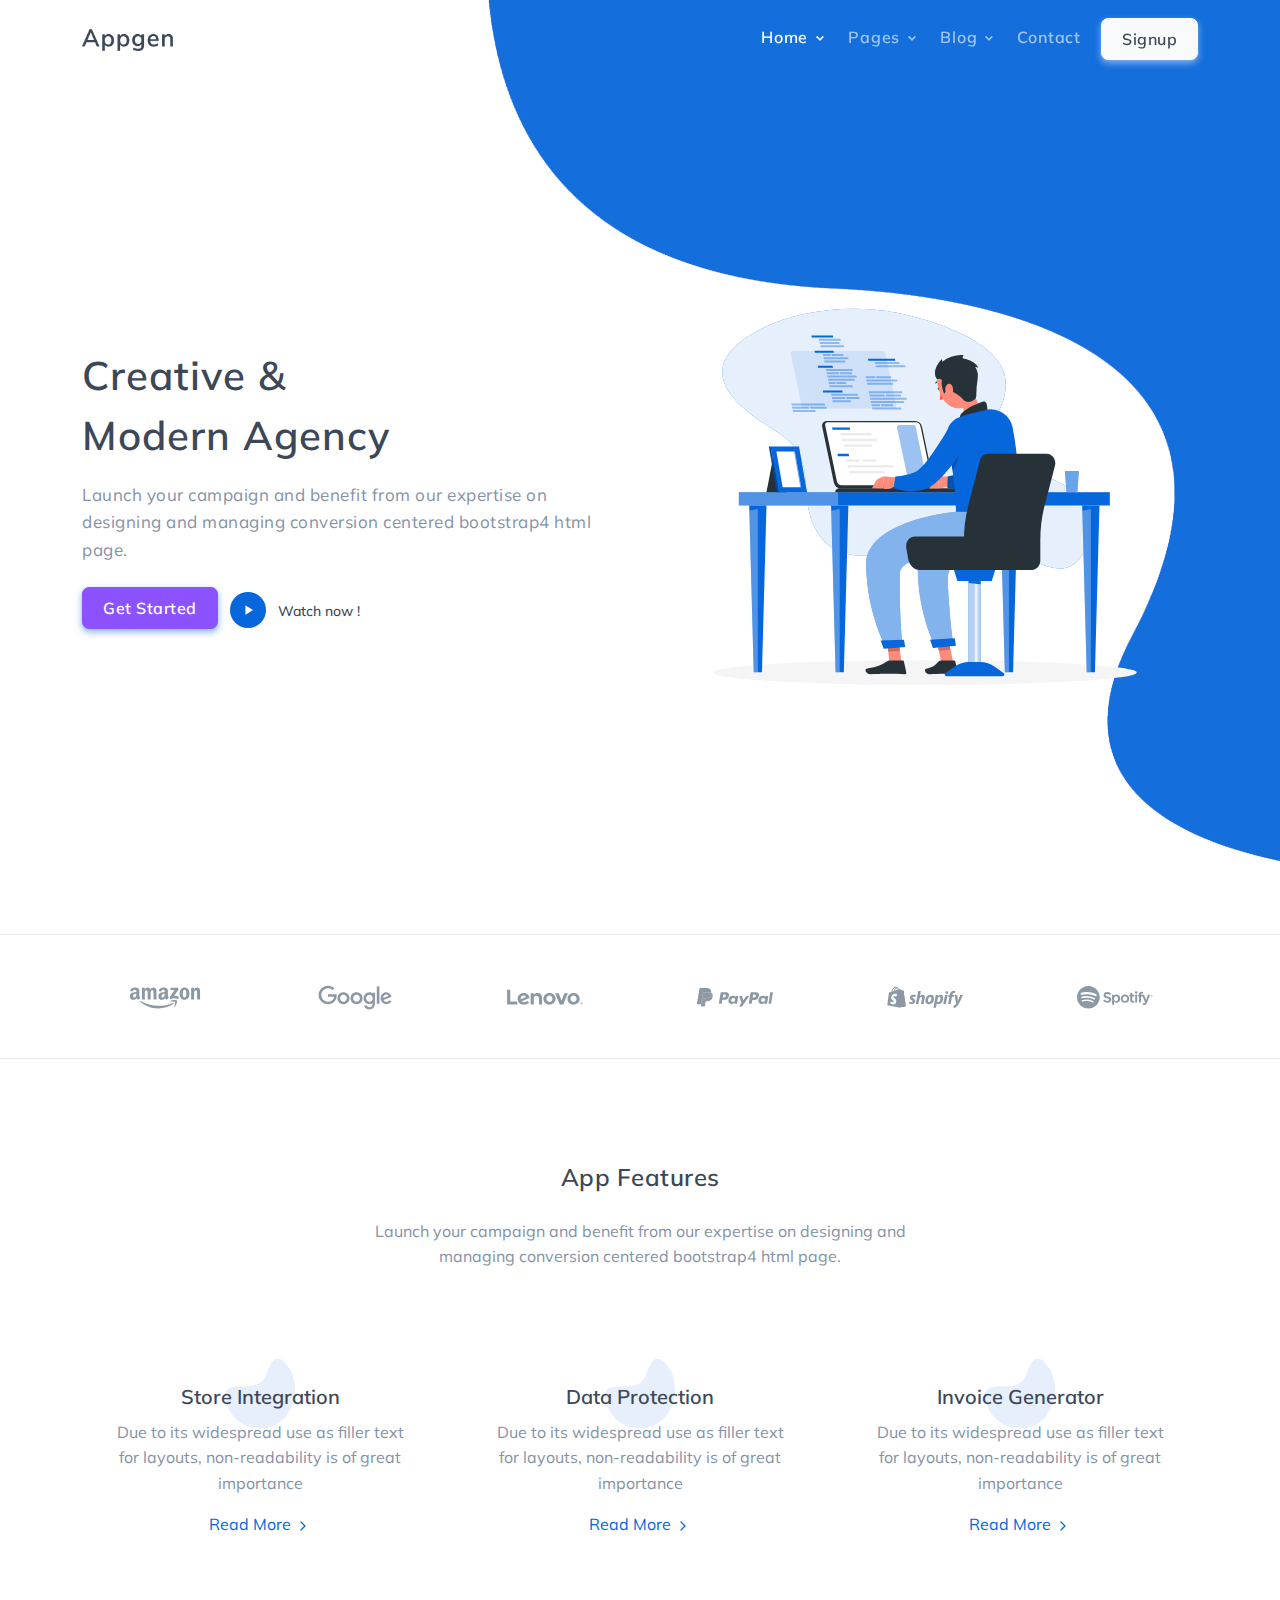
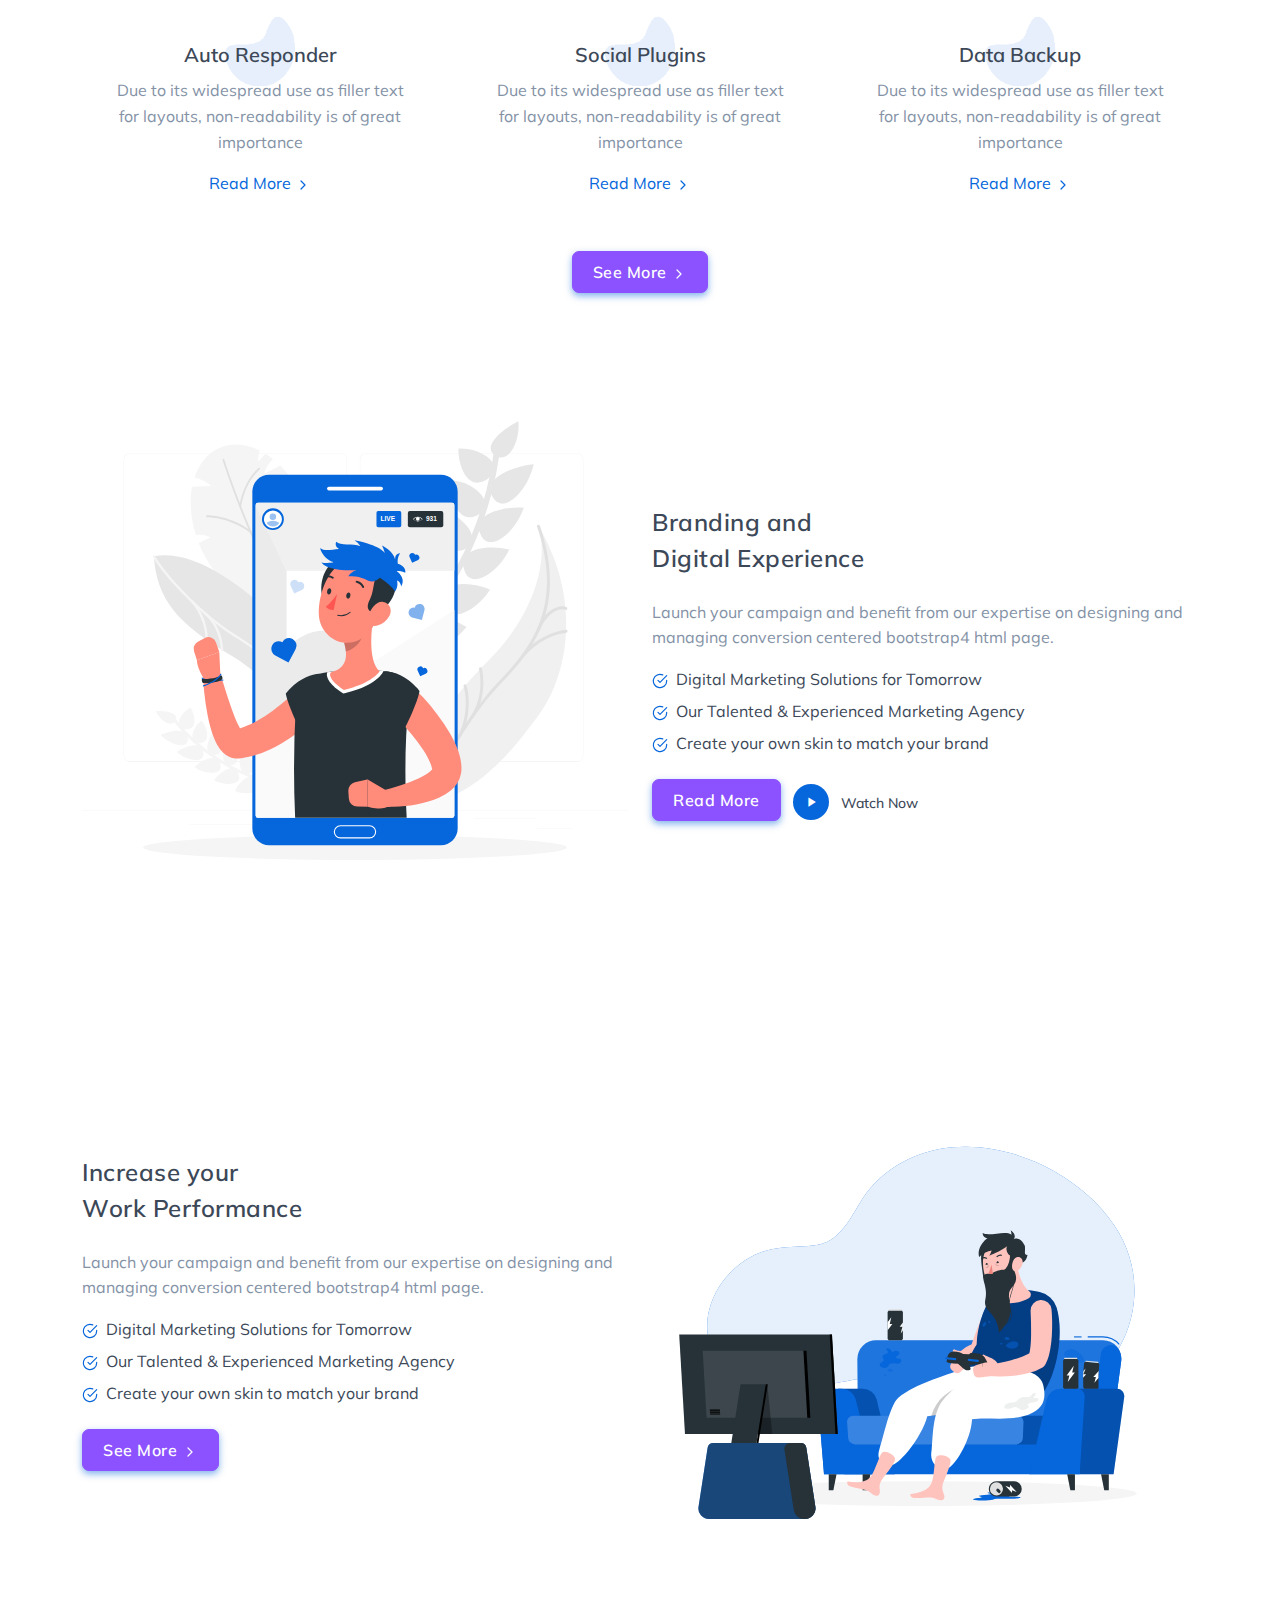
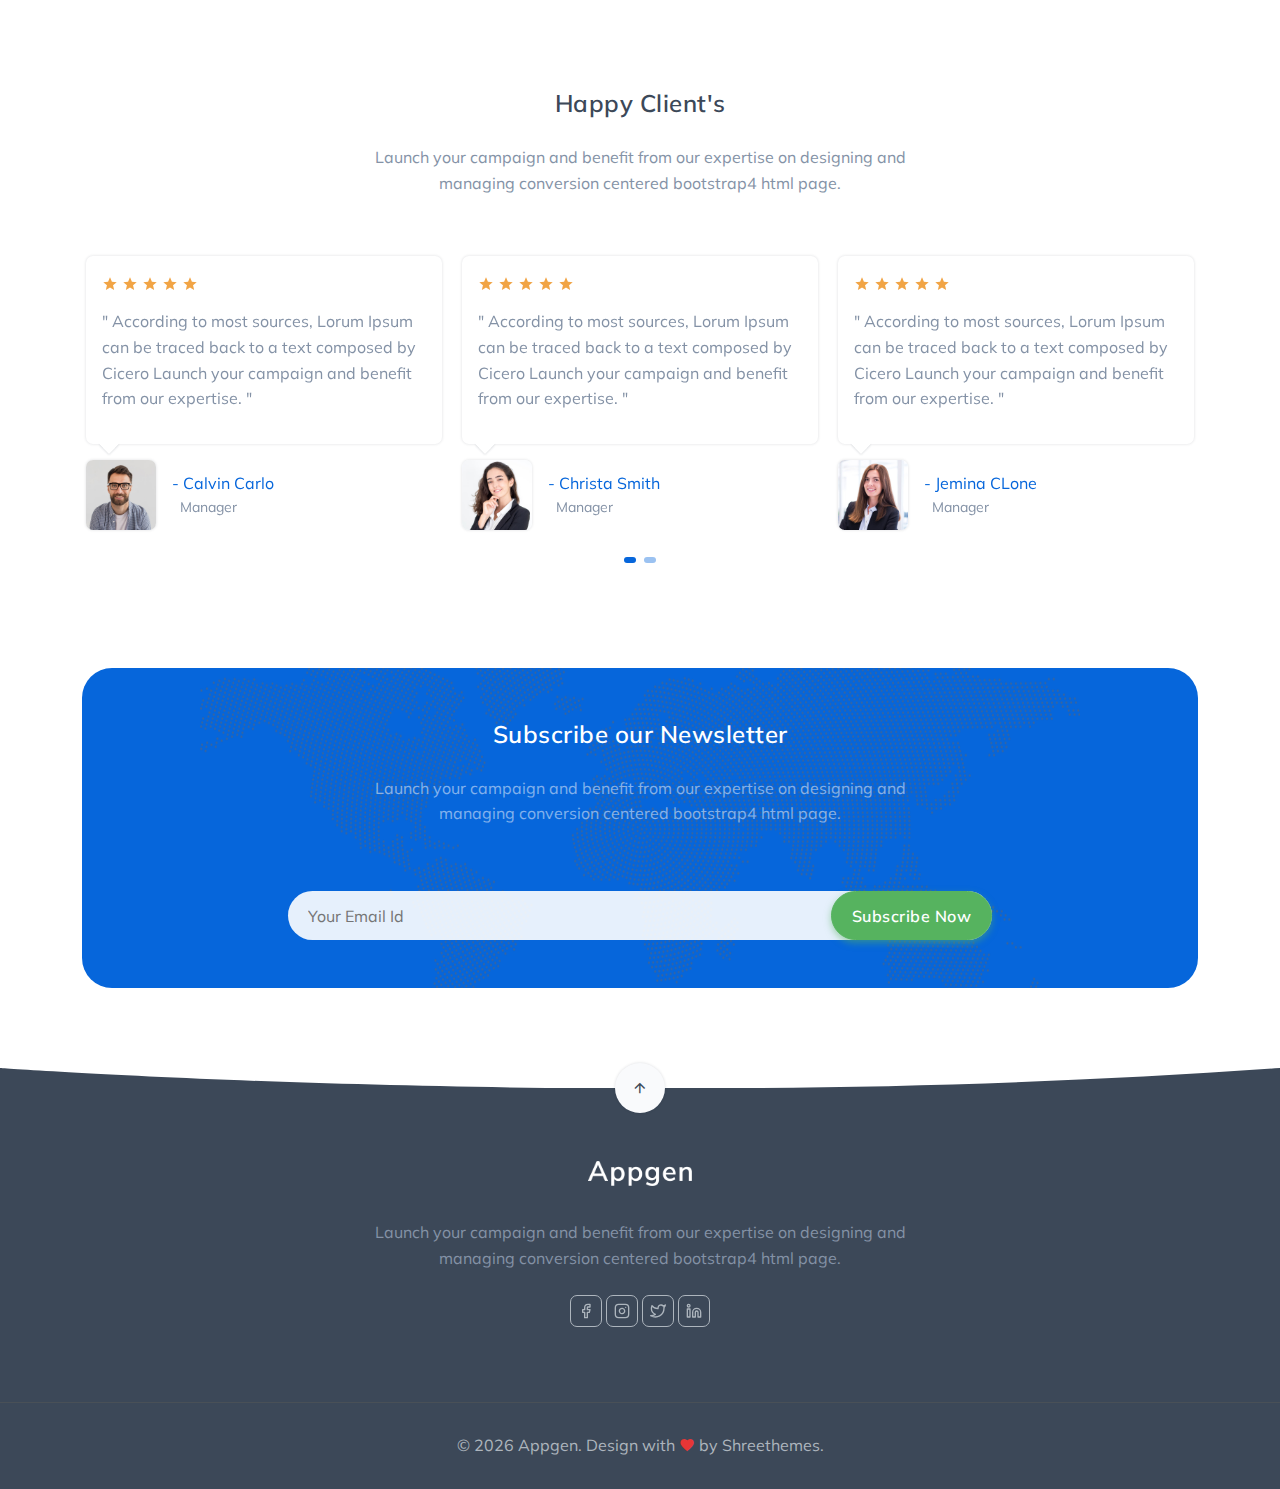
<file: index-five.html>
<!DOCTYPE html>
<html lang="en">

    <head>
        <meta charset="utf-8" />
        <title>Appgen - App & Saas Landing Template</title>
        <meta name="viewport" content="width=device-width, initial-scale=1.0">
        <meta name="description" content="App and Saas Landing Template" />
        <meta name="keywords" content="Application, Clean, Saas, Dashboard, Bootstrap 5" />
        <meta content="Shreethemes" name="author" />
        <!-- favicon -->
        <link rel="shortcut icon" href="images/favicon.ico">
        <!-- Bootstrap css -->
        <link href="css/bootstrap.min.css" rel="stylesheet" type="text/css" />
        <!-- Icons -->
        <link href="css/materialdesignicons.min.css" rel="stylesheet" type="text/css" />
        <!-- Slider -->               
        <link rel="stylesheet" href="css/tiny-slider.css"/>
        <!-- Main css File -->
        <link href="css/style.css" rel="stylesheet" type="text/css" />
    </head>

    <body>
        <!-- Loader Start -->
        <div id="preloader">
            <div id="status">
                <div class="logo">
                    <img src="images/logo-dark.png" height="25" class="d-block mx-auto" alt="">
                </div>
                <div class="sk-chase mt-4">
                    <div class="sk-chase-dot"></div>
                    <div class="sk-chase-dot"></div>
                    <div class="sk-chase-dot"></div>
                    <div class="sk-chase-dot"></div>
                    <div class="sk-chase-dot"></div>
                    <div class="sk-chase-dot"></div>
                </div>
            </div>
        </div>
        <!-- Loader End -->

        <!-- Navbar STart -->
        <header id="topnav" class="defaultscroll sticky">
            <div class="container">
                <!-- Logo container-->
                <div>
                    <a class="logo" href="index.html">
                        <img src="images/logo-dark.png" height="22" alt="">
                    </a>
                </div>                 
                <div class="buy-button">
                    <a href="javascript:void(0)">
                        <div class="btn btn-primary login-btn-primary">Signup</div>
                        <div class="btn btn-light login-btn-light">Signup</div>
                    </a>
                </div><!--end login button-->
                <!-- End Logo container-->
                <div class="menu-extras">
                    <div class="menu-item">
                        <!-- Mobile menu toggle-->
                        <a class="navbar-toggle" id="isToggle" onclick="toggleMenu()">
                            <div class="lines">
                                <span></span>
                                <span></span>
                                <span></span>
                            </div>
                        </a>
                        <!-- End mobile menu toggle-->
                    </div>
                </div>
        
                <div id="navigation">
                    <!-- Navigation Menu-->   
                    <ul class="navigation-menu nav-light">
                        <li class="has-submenu parent-menu-item">
                            <a href="javascript:void(0)">Home</a><span class="menu-arrow"></span>
                            <ul class="submenu">
                                <li><a href="index.html" class="sub-menu-item">Home One</a></li>
                                <li><a href="index-two.html" class="sub-menu-item">Home Two</a></li>
                                <li><a href="index-three.html" class="sub-menu-item">Home Three</a></li>
                                <li><a href="index-four.html" class="sub-menu-item">Home Four</a></li>
                                <li><a href="index-five.html" class="sub-menu-item">Home Five</a></li>
                                <li><a href="index-six.html" class="sub-menu-item">Home Six</a></li>
                                <li><a href="index-onepage.html" class="sub-menu-item">One Page</a></li>
                            </ul>
                        </li>
        
                        <li class="has-submenu parent-menu-item">
                            <a href="javascript:void(0)">Pages</a><span class="menu-arrow"></span>
                            <ul class="submenu">
                                <li><a href="about.html" class="sub-menu-item">Company</a></li>
                                <li><a href="services.html" class="sub-menu-item">Services</a></li>
                                <li><a href="faqs.html" class="sub-menu-item">FAQs</a></li>
                                <li><a href="login.html" class="sub-menu-item">Login</a></li>
                                <li><a href="signup.html" class="sub-menu-item">Signup</a></li>
                                <li><a href="reset-password.html" class="sub-menu-item">Reset Password</a></li>
                                <li><a href="404.html" class="sub-menu-item">404</a></li>
                            </ul>
                        </li>

                        <li class="has-submenu parent-menu-item">
                            <a href="javascript:void(0)">Blog</a><span class="menu-arrow"></span>
                            <ul class="submenu">
                                <li><a href="blog.html" class="sub-menu-item">Blog</a></li>
                                <li><a href="blog-detail.html" class="sub-menu-item">Single Blog</a></li>
                            </ul>
                        </li>

                        <li><a href="contact.html" class="sub-menu-item">Contact</a></li>
                    </ul><!--end navigation menu-->
                </div><!--end navigation-->
            </div><!--end container-->
        </header><!--end header-->
        <!-- Navbar End -->

        <!-- Hero Start -->
        <section class="bg-half-170 d-flex bg-primary align-items-center" style="background: url('images/bg5.png') center center;" id="home">
            <div class="container">
                <div class="row mt-5 align-items-center position-relative" style="z-index: 1;">
                    <div class="col-md-6">
                        <div class="title-heading">
                            <h1 class="heading mb-3">Creative & <br> Modern Agency</h1>
                            <p class="para-desc text-muted">Launch your campaign and benefit from our expertise on designing and managing conversion centered bootstrap4 html page.</p>
                            <div class="watch-video mt-4">
                                <a href="javascript:void(0)" class="btn btn-primary mb-2">Get Started</a>
                                <a href="javascript:void(0)" data-bs-toggle="modal" data-bs-target="#watchvideomodal" class="video-play-icon watch text-dark mb-2 ms-2"><i class="mdi mdi-play play-icon-circle text-center d-inline-block me-2 rounded-pill text-white position-relative play play-iconbar"></i> Watch now !</a>
                            </div>
                        </div>
                    </div><!--end col-->

                    <div class="col-md-6">
                        <img src="images/svg/Programming.svg" class="img-fluid" alt="">
                    </div><!--end col-->
                </div><!--end row-->
            </div><!--end container-->
        </section><!--end section-->
        <!-- Hero End -->

        <!-- Client start -->
        <section class="py-4 border-top border-bottom position-relative">
            <div class="container">
                <div class="row justify-content-center">
                    <div class="col-lg-2 col-md-2 col-6 text-center py-4">
                        <img src="images/client/amazon.svg" class="avatar avatar-ex-sm" alt="">
                    </div><!--end col-->

                    <div class="col-lg-2 col-md-2 col-6 text-center py-4">
                        <img src="images/client/google.svg" class="avatar avatar-ex-sm" alt="">
                    </div><!--end col-->
                    
                    <div class="col-lg-2 col-md-2 col-6 text-center py-4">
                        <img src="images/client/lenovo.svg" class="avatar avatar-ex-sm" alt="">
                    </div><!--end col-->
                    
                    <div class="col-lg-2 col-md-2 col-6 text-center py-4">
                        <img src="images/client/paypal.svg" class="avatar avatar-ex-sm" alt="">
                    </div><!--end col-->
                    
                    <div class="col-lg-2 col-md-2 col-6 text-center py-4">
                        <img src="images/client/shopify.svg" class="avatar avatar-ex-sm" alt="">
                    </div><!--end col-->
                    
                    <div class="col-lg-2 col-md-2 col-6 text-center py-4">
                        <img src="images/client/spotify.svg" class="avatar avatar-ex-sm" alt="">
                    </div><!--end col-->
                </div><!--end row-->
            </div><!--end container-->
        </section>
        <!-- Client end -->

        <!-- Start -->
        <section class="section" id="service">
            <div class="container">
                <div class="row justify-content-center">
                    <div class="col-12">
                        <div class="section-title text-center mb-4 pb-2">
                            <h4 class="title mb-4">App Features</h4>
                            <p class="para-desc mx-auto text-muted mb-0">Launch your campaign and benefit from our expertise on designing and managing conversion centered bootstrap4 html page.</p>
                        </div>
                    </div><!--end col-->
                </div><!--end row-->

                <div class="row">
                    <div class="col-lg-4 col-md-6 col-12 mt-4 pt-2">
                        <div class="feature position-relative text-center">
                            <div class="p-4 rounded position-relative overflow-hidden">
                                <div class="icon text-primary">
                                    <i class="uim uim-download-alt"></i>
                                    <img src="images/shape-1.png" class="avatar avatar-small icon-shape" alt="">
                                </div>
                                <div class="content mt-4">
                                    <h5><a href="javascript:void(0)" class="title text-dark">Store Integration</a></h5>
                                    <p class="text-muted">Due to its widespread use as filler text for layouts, non-readability is of great importance</p>
                                    <a href="javascript:void(0)" class="text-primary">Read More <i data-feather="chevron-right" class="fea icon-sm"></i></a>
                                </div>
                            </div>
                        </div>
                    </div><!--end col-->

                    <div class="col-lg-4 col-md-6 col-12 mt-4 pt-2">
                        <div class="feature position-relative text-center">
                            <div class="p-4 rounded position-relative overflow-hidden">
                                <div class="icon text-primary">
                                    <i class="uim uim-unlock-alt"></i>
                                    <img src="images/shape-1.png" class="avatar avatar-small icon-shape" alt="">
                                </div>
                                <div class="content mt-4">
                                    <h5><a href="javascript:void(0)" class="title text-dark">Data Protection</a></h5>
                                    <p class="text-muted">Due to its widespread use as filler text for layouts, non-readability is of great importance</p>
                                    <a href="javascript:void(0)" class="text-primary">Read More <i data-feather="chevron-right" class="fea icon-sm"></i></a>
                                </div>
                            </div>
                        </div>
                    </div><!--end col-->

                    <div class="col-lg-4 col-md-6 col-12 mt-4 pt-2">
                        <div class="feature position-relative text-center">
                            <div class="p-4 rounded position-relative overflow-hidden">
                                <div class="icon text-primary">
                                    <i class="uim uim-chart"></i>
                                    <img src="images/shape-1.png" class="avatar avatar-small icon-shape" alt="">
                                </div>
                                <div class="content mt-4">
                                    <h5><a href="javascript:void(0)" class="title text-dark">Invoice Generator</a></h5>
                                    <p class="text-muted">Due to its widespread use as filler text for layouts, non-readability is of great importance</p>
                                    <a href="javascript:void(0)" class="text-primary">Read More <i data-feather="chevron-right" class="fea icon-sm"></i></a>
                                </div>
                            </div>
                        </div>
                    </div><!--end col-->

                    <div class="col-lg-4 col-md-6 col-12 mt-4 pt-2">
                        <div class="feature position-relative text-center">
                            <div class="p-4 rounded position-relative overflow-hidden">
                                <div class="icon text-primary">
                                    <i class="uim uim-flip-v"></i>
                                    <img src="images/shape-1.png" class="avatar avatar-small icon-shape" alt="">
                                </div>
                                <div class="content mt-4">
                                    <h5><a href="javascript:void(0)" class="title text-dark">Auto Responder</a></h5>
                                    <p class="text-muted">Due to its widespread use as filler text for layouts, non-readability is of great importance</p>
                                    <a href="javascript:void(0)" class="text-primary">Read More <i data-feather="chevron-right" class="fea icon-sm"></i></a>
                                </div>
                            </div>
                        </div>
                    </div><!--end col-->

                    <div class="col-lg-4 col-md-6 col-12 mt-4 pt-2">
                        <div class="feature position-relative text-center">
                            <div class="p-4 rounded position-relative overflow-hidden">
                                <div class="icon text-primary">
                                    <i class="uim uim-airplay"></i>
                                    <img src="images/shape-1.png" class="avatar avatar-small icon-shape" alt="">
                                </div>
                                <div class="content mt-4">
                                    <h5><a href="javascript:void(0)" class="title text-dark">Social Plugins</a></h5>
                                    <p class="text-muted">Due to its widespread use as filler text for layouts, non-readability is of great importance</p>
                                    <a href="javascript:void(0)" class="text-primary">Read More <i data-feather="chevron-right" class="fea icon-sm"></i></a>
                                </div>
                            </div>
                        </div>
                    </div><!--end col-->

                    <div class="col-lg-4 col-md-6 col-12 mt-4 pt-2">
                        <div class="feature position-relative text-center">
                            <div class="p-4 rounded position-relative overflow-hidden">
                                <div class="icon text-primary">
                                    <i class="uim uim-circle-layer"></i>
                                    <img src="images/shape-1.png" class="avatar avatar-small icon-shape" alt="">
                                </div>
                                <div class="content mt-4">
                                    <h5><a href="javascript:void(0)" class="title text-dark">Data Backup</a></h5>
                                    <p class="text-muted">Due to its widespread use as filler text for layouts, non-readability is of great importance</p>
                                    <a href="javascript:void(0)" class="text-primary">Read More <i data-feather="chevron-right" class="fea icon-sm"></i></a>
                                </div>
                            </div>
                        </div>
                    </div><!--end col-->

                    <div class="col-12 text-center mt-4 pt-2">
                        <a href="javascript:void(0)" class="btn btn-primary">See More <i data-feather="chevron-right" class="fea icon-sm"></i></a>
                    </div><!--end col-->
                </div><!--end row-->
            </div><!--end container-->

            <!-- Feature Start -->
            <div class="container mt-100 mt-60">
                <div class="row align-items-center">
                    <div class="col-lg-6 col-md-6 col-12">
                        <img src="images/svg/Instagram-video.svg" class="img-fluid" alt="">
                    </div><!--end col-->

                    <div class="col-lg-6 col-md-6 col-12 mt-4 pt-2 mt-sm-0 pt-sm-0">
                        <div class="section-title">
                            <h4 class="title mb-4">Branding and <br> Digital Experience</h4>
                            <p class="text-muted para-desc">Launch your campaign and benefit from our expertise on designing and managing conversion centered bootstrap4 html page.</p>
                            <ul class="list-unstyled">
                                <li class="mt-2"><i data-feather="check-circle" class="fea icon-sm text-primary me-2"></i>Digital Marketing Solutions for Tomorrow</li>
                                <li class="mt-2"><i data-feather="check-circle" class="fea icon-sm text-primary me-2"></i>Our Talented & Experienced Marketing Agency</li>
                                <li class="mt-2"><i data-feather="check-circle" class="fea icon-sm text-primary me-2"></i>Create your own skin to match your brand</li>
                            </ul>
                            <div class="watch-video mt-4">
                                <a href="javascript:void(0)" class="btn btn-primary mb-2 me-2">Read More</a>
                                <a href="javascript:void(0)" data-bs-toggle="modal" data-bs-target="#watchvideomodal" class="video-play-icon watch title-dark text-dark mb-2"><i class="mdi mdi-play play-icon-circle text-center d-inline-block me-2 rounded-pill text-white title-dark position-relative play play-iconbar"></i> Watch Now</a>
                            </div>
                        </div>
                    </div><!--end col-->
                </div><!--end row-->
            </div><!--end container-->

            <div class="container mt-100 mt-60">
                <div class="row align-items-center">
                    <div class="col-lg-6 col-md-6 col-12 order-1 order-md-2">
                        <img src="images/svg/Online-games.svg" class="img-fluid" alt="">
                    </div><!--end col-->

                    <div class="col-lg-6 col-md-6 col-12 order-2 order-md-1 mt-4 pt-2 mt-sm-0 pt-sm-0">
                        <div class="section-title">
                            <h4 class="title mb-4">Increase your <br> Work Performance</h4>
                            <p class="text-muted para-desc">Launch your campaign and benefit from our expertise on designing and managing conversion centered bootstrap4 html page.</p>
                            <ul class="list-unstyled">
                                <li class="mt-2"><i data-feather="check-circle" class="fea icon-sm text-primary me-2"></i>Digital Marketing Solutions for Tomorrow</li>
                                <li class="mt-2"><i data-feather="check-circle" class="fea icon-sm text-primary me-2"></i>Our Talented & Experienced Marketing Agency</li>
                                <li class="mt-2"><i data-feather="check-circle" class="fea icon-sm text-primary me-2"></i>Create your own skin to match your brand</li>
                            </ul>

                            <div class="mt-4">
                                <a href="javascript:void(0)" class="btn btn-primary">See More <i data-feather="chevron-right" class="fea icon-sm"></i></a>
                            </div>
                        </div>
                    </div><!--end col-->
                </div><!--end row-->
            </div><!--end container-->
            <!-- Feature End -->

            <!-- Review Start -->
            <div class="container mt-100 mt-60">
                <div class="row justify-content-center">
                    <div class="col-12">
                        <div class="section-title text-center mb-4 pb-2">
                            <h4 class="title mb-4">Happy Client's</h4>
                            <p class="text-muted para-desc mx-auto mb-0">Launch your campaign and benefit from our expertise on designing and managing conversion centered bootstrap4 html page.</p>
                        </div>
                    </div><!--end col-->
                </div><!--end row-->

                <div class="row">
                    <div class="col-12 mt-4">
                        <div class="tiny-three-item">
                            <div class="tiny-slide">
                                <div class="customer-testi m-1">
                                    <div class="content p-3 shadow rounded bg-white position-relative">
                                        <ul class="list-unstyled mb-0 text-warning">
                                            <li class="list-inline-item"><i class="mdi mdi-star"></i></li>
                                            <li class="list-inline-item"><i class="mdi mdi-star"></i></li>
                                            <li class="list-inline-item"><i class="mdi mdi-star"></i></li>
                                            <li class="list-inline-item"><i class="mdi mdi-star"></i></li>
                                            <li class="list-inline-item"><i class="mdi mdi-star"></i></li>
                                        </ul>
                                        <p class="text-muted mt-2">" According to most sources, Lorum Ipsum can be traced back to a text composed by Cicero Launch your campaign and benefit from our expertise. "</p>
                                    </div>
                                    <div class="d-flex mt-3 align-items-center">
                                        <img src="images/client/01.jpg" class="avatar avatar-small me-3 rounded shadow" alt="">
                                        <p class="text-primary mb-0">- Calvin Carlo <small class="text-muted d-block ms-2">Manager</small></p>
                                    </div>
                                </div>
                            </div>

                            <div class="tiny-slide">
                                <div class="customer-testi m-1">
                                    <div class="content p-3 shadow rounded bg-white position-relative">
                                        <ul class="list-unstyled mb-0 text-warning">
                                            <li class="list-inline-item"><i class="mdi mdi-star"></i></li>
                                            <li class="list-inline-item"><i class="mdi mdi-star"></i></li>
                                            <li class="list-inline-item"><i class="mdi mdi-star"></i></li>
                                            <li class="list-inline-item"><i class="mdi mdi-star"></i></li>
                                            <li class="list-inline-item"><i class="mdi mdi-star"></i></li>
                                        </ul>
                                        <p class="text-muted mt-2">" According to most sources, Lorum Ipsum can be traced back to a text composed by Cicero Launch your campaign and benefit from our expertise. "</p>
                                    </div>
                                    <div class="d-flex mt-3 align-items-center">
                                        <img src="images/client/02.jpg" class="avatar avatar-small me-3 rounded shadow" alt="">
                                        <p class="text-primary mb-0">- Christa Smith <small class="text-muted d-block ms-2">Manager</small></p>
                                    </div>
                                </div>
                            </div>

                            <div class="tiny-slide">
                                <div class="customer-testi m-1">
                                    <div class="content p-3 shadow rounded bg-white position-relative">
                                        <ul class="list-unstyled mb-0 text-warning">
                                            <li class="list-inline-item"><i class="mdi mdi-star"></i></li>
                                            <li class="list-inline-item"><i class="mdi mdi-star"></i></li>
                                            <li class="list-inline-item"><i class="mdi mdi-star"></i></li>
                                            <li class="list-inline-item"><i class="mdi mdi-star"></i></li>
                                            <li class="list-inline-item"><i class="mdi mdi-star"></i></li>
                                        </ul>
                                        <p class="text-muted mt-2">" According to most sources, Lorum Ipsum can be traced back to a text composed by Cicero Launch your campaign and benefit from our expertise. "</p>
                                    </div>
                                    <div class="d-flex mt-3 align-items-center">
                                        <img src="images/client/03.jpg" class="avatar avatar-small me-3 rounded shadow" alt="">
                                        <p class="text-primary mb-0">- Jemina CLone <small class="text-muted d-block ms-2">Manager</small></p>
                                    </div>
                                </div>
                            </div>

                            <div class="tiny-slide">
                                <div class="customer-testi m-1">
                                    <div class="content p-3 shadow rounded bg-white position-relative">
                                        <ul class="list-unstyled mb-0 text-warning">
                                            <li class="list-inline-item"><i class="mdi mdi-star"></i></li>
                                            <li class="list-inline-item"><i class="mdi mdi-star"></i></li>
                                            <li class="list-inline-item"><i class="mdi mdi-star"></i></li>
                                            <li class="list-inline-item"><i class="mdi mdi-star"></i></li>
                                            <li class="list-inline-item"><i class="mdi mdi-star"></i></li>
                                        </ul>
                                        <p class="text-muted mt-2">" According to most sources, Lorum Ipsum can be traced back to a text composed by Cicero Launch your campaign and benefit from our expertise. "</p>
                                    </div>
                                    <div class="d-flex mt-3 align-items-center">
                                        <img src="images/client/04.jpg" class="avatar avatar-small me-3 rounded shadow" alt="">
                                        <p class="text-primary mb-0">- Smith Vodka <small class="text-muted d-block ms-2">Manager</small></p>
                                    </div>
                                </div>
                            </div>

                            <div class="tiny-slide">
                                <div class="customer-testi m-1">
                                    <div class="content p-3 shadow rounded bg-white position-relative">
                                        <ul class="list-unstyled mb-0 text-warning">
                                            <li class="list-inline-item"><i class="mdi mdi-star"></i></li>
                                            <li class="list-inline-item"><i class="mdi mdi-star"></i></li>
                                            <li class="list-inline-item"><i class="mdi mdi-star"></i></li>
                                            <li class="list-inline-item"><i class="mdi mdi-star"></i></li>
                                            <li class="list-inline-item"><i class="mdi mdi-star"></i></li>
                                        </ul>
                                        <p class="text-muted mt-2">" According to most sources, Lorum Ipsum can be traced back to a text composed by Cicero Launch your campaign and benefit from our expertise. "</p>
                                    </div>
                                    <div class="d-flex mt-3 align-items-center">
                                        <img src="images/client/05.jpg" class="avatar avatar-small me-3 rounded shadow" alt="">
                                        <p class="text-primary mb-0">- Cristino Murfi <small class="text-muted d-block ms-2">Manager</small></p>
                                    </div>
                                </div>
                            </div>
                        </div>
                    </div><!--end col-->
                </div><!--end row-->
            </div><!--end container-->
            <!-- Review End -->

            <!-- Subscribe Start -->
            <div class="container mt-100 mt-60">
                <div class="py-5 px-4 bg-primary rounded-pill" style="background: url('images/map.png') center center;">
                    <div class="row justify-content-center">
                        <div class="col-12">
                            <div class="section-title text-center mb-4 pb-2">
                                <h4 class="title text-white mb-4">Subscribe our Newsletter</h4>
                                <p class="text-white-50 mx-auto para-desc mb-0">Launch your campaign and benefit from our expertise on designing and managing conversion centered bootstrap4 html page.</p>
                            </div>
                        </div><!--end col-->

                        <div class="col-lg-8">
                            <div class="text-center subcribe-form mt-4 pt-2">
                                <form>
                                    <div class="form-group mb-0">
                                        <input type="email" id="email" name="email" class="rounded-pill" placeholder="Your Email Id">
                                        <button type="submit" class="btn btn-pills btn-success">Subscribe Now</button>
                                    </div>
                                </form><!--end form-->
                            </div><!--end subscribe form-->
                        </div><!--end col-->
                    </div><!--end row-->
                </div><!--end div-->
            </div><!--end container-->
            <!-- Subscribe End -->
        </section><!--end section-->
        <!-- End -->
        <div class="position-relative">
            <div class="shape overflow-hidden text-dark">
                <svg viewBox="0 0 2880 48" fill="none" xmlns="http://www.w3.org/2000/svg">
                    <path d="M0 48H1437.5H2880V0H2160C1442.5 52 720 0 720 0H0V48Z" fill="currentColor"></path>
                </svg>
            </div>
        </div>

        <!-- Footer Start -->
        <footer class="bg-dark py-5">
            <div class="container">
                <div class="row justify-content-center">
                    <div class="col-lg-7 mb-3">
                        <div class="text-center">
                            <a class="logo logo-footer" href="#">
                                <img src="images/logo-light.png" height="25" alt="">
                            </a>
                            <p class="text-muted para-desc mx-auto mt-3">Launch your campaign and benefit from our expertise on designing and managing conversion centered bootstrap4 html page.</p>
                            <ul class="list-unstyled social-icon social mb-0 mt-4">
                                <li class="list-inline-item"><a href="javascript:void(0)" class="rounded"><i data-feather="facebook" class="fea icon-sm fea-social"></i></a></li>
                                <li class="list-inline-item"><a href="javascript:void(0)" class="rounded"><i data-feather="instagram" class="fea icon-sm fea-social"></i></a></li>
                                <li class="list-inline-item"><a href="javascript:void(0)" class="rounded"><i data-feather="twitter" class="fea icon-sm fea-social"></i></a></li>
                                <li class="list-inline-item"><a href="javascript:void(0)" class="rounded"><i data-feather="linkedin" class="fea icon-sm fea-social"></i></a></li>
                            </ul><!--end icon-->
                        </div>
                    </div><!--end col-->
                </div><!--end row-->
            </div><!--end container-->
            <!-- Back to top -->    
            <a href="#" class="back-to-top" id="back-to-top" title="Top"> 
                <i class="mdi mdi-arrow-up icons bg-light text-dark"> </i> 
            </a>
            <!-- Back to top -->
        </footer><!--end footer-->
        <footer class="footer-bar bg-dark">
            <div class="container">
                <div class="row justify-content-center">
                    <div class="col-12 text-center">
                        <p class="mb-0 footer-text para-desc mx-auto">© <script>document.write(new Date().getFullYear())</script> <span class="text-reset">Appgen</span>. Design with <i class="mdi mdi-heart text-danger"></i> by <a href="http://shreethemes.in" target="_blank" class="text-reset">Shreethemes</a>.</p>
                    </div><!--end col-->
                </div><!--end row-->
            </div><!--end container-->
        </footer><!--end footer-->
        <!-- Footer End -->

        <!-- Video Popup Start -->
        <div class="modal fade" id="watchvideomodal" tabindex="-1" aria-hidden="true">
            <div class="modal-dialog modal-dialog-centered modal-lg">
                <div class="modal-content video-modal rounded overflow-hidden">
                    <!-- <video class="w-100" controls autoplay muted loop>
                        <source src="https://www.w3schools.com/html/mov_bbb.mp4" type="video/mp4"> -->
                        <!--Browser does not support <video> tag -->
                    <!-- </video> -->
                    <!--If you want to use your own video please set your files path-->


                    <!-- <div class="ratio ratio-16x9">
                        <iframe src="https://www.youtube.com/embed/jNTZpfXYJa4?rel=0" title="YouTube video" allowfullscreen></iframe>
                    </div> -->
                    <!--If you want to use the youtube link please try the above code-->

                    <div class="ratio ratio-16x9">
                        <iframe src="http://player.vimeo.com/video/99025203" title="Vimeo video" allowfullscreen></iframe>
                    </div>
                    <!--If you want to use the Vimeo link please try the above code-->
                </div>
            </div>
        </div>
        <!-- Video Popup End -->
        
        <!-- javascript -->
        <script src="js/bootstrap.bundle.min.js"></script>
        <!-- Icon -->
        <script src="js/feather.min.js"></script>
        <script src="https://unicons.iconscout.com/release/v3.0.6/script/monochrome/bundle.js"/></script>
        <!-- SLIDER -->
        <script src="js/tiny-slider.js "></script>
        <script src="js/tiny-slider-init.js "></script>
        <!-- Main Js -->
        <script src="js/app.js"></script>
    </body>
</html>
</file>
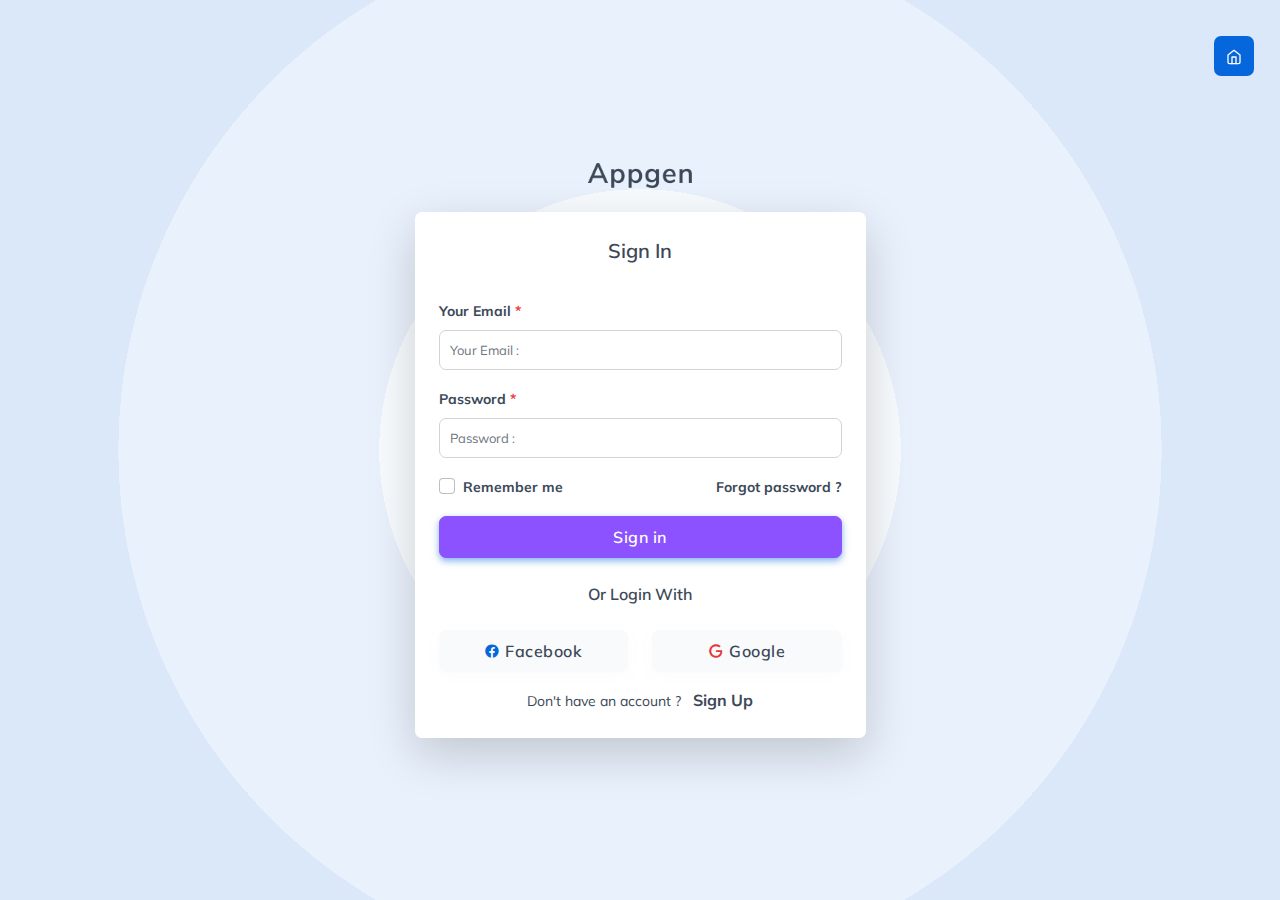
<file: login.html>
<!DOCTYPE html>
    <html lang="en">

    <head>
        <meta charset="utf-8" />
        <title>Appgen - App & Saas Landing Template</title>
        <meta name="viewport" content="width=device-width, initial-scale=1.0">
        <meta name="description" content="App and Saas Landing Template" />
        <meta name="keywords" content="Application, Clean, Saas, Dashboard, Bootstrap 5" />
        <meta content="Shreethemes" name="author" />
        <!-- favicon -->
        <link rel="shortcut icon" href="images/favicon.ico">
        <!-- Bootstrap css -->
        <link href="css/bootstrap.min.css" rel="stylesheet" type="text/css" />
        <!-- Icons -->
        <link href="css/materialdesignicons.min.css" rel="stylesheet" type="text/css" />
        <!-- Main Css -->
        <link href="css/style.css" rel="stylesheet" type="text/css" />
    </head>

    <body>
        <!-- Loader Start -->
        <div id="preloader">
            <div id="status">
                <div class="logo">
                    <img src="images/logo-dark.png" height="25" class="d-block mx-auto" alt="">
                </div>
                <div class="sk-chase mt-4">
                    <div class="sk-chase-dot"></div>
                    <div class="sk-chase-dot"></div>
                    <div class="sk-chase-dot"></div>
                    <div class="sk-chase-dot"></div>
                    <div class="sk-chase-dot"></div>
                    <div class="sk-chase-dot"></div>
                </div>
            </div>
        </div>
        <!-- Loader End -->
        
        <!-- Back to home Start -->
        <div class="back-to-home rounded d-none d-sm-block">
            <a href="index.html" class="text-white rounded d-inline-block text-center"><i data-feather="home" class="fea icon-sm"></i></a>
        </div>
        <!-- Back to home End -->

        <!-- Hero Start -->
        <section class="user-pages vh-100 d-flex align-items-center">
            <div class="bg-overlay bg-overlay-white"></div>
            <div class="container">
                <div class="row justify-content-center">
                    <div class="col-lg-5 col-md-8">
                        <div class="text-center">
                            <a href="javascript:void(0)">
                                <img src="images/logo-dark.png" height="25" alt="">
                            </a>
                        </div>

                        <div class="login-page bg-white shadow-lg rounded p-4 mt-4 position-relative">
                            <div class="text-center">
                                <h5 class="mb-4 pb-2">Sign In</h5>  
                            </div>
                            <form class="login-form">
                                <div class="row">
                                    <div class="col-12">
                                        <div class="mb-3 position-relative">
                                            <label class="form-label small fw-bold">Your Email <span class="text-danger">*</span></label>
                                            <input type="email" class="form-control" name="email" required="" placeholder="Your Email :">
                                        </div>
                                    </div><!--end col-->

                                    <div class="col-12">
                                        <div class="mb-3 position-relative">
                                            <label class="form-label small fw-bold">Password <span class="text-danger">*</span></label>
                                            <input type="password" class="form-control" required="" placeholder="Password :">
                                        </div>
                                    </div><!--end col-->

                                    <div class="col-12">
                                        <div class="d-flex justify-content-between">
                                            <div class="mb-3 d-inline-block">
                                                <div class="form-check">
                                                    <input class="form-check-input" type="checkbox" value="" id="flexCheckDefault">
                                                    <label class="form-check-label small fw-bold" for="flexCheckDefault">Remember me</label>
                                                </div>
                                            </div>
                                            <p class="forgot-pass mb-0"><a href="reset-password.html" class="text-dark small fw-bold">Forgot password ?</a></p>
                                        </div>
                                    </div><!--end col-->

                                    <div class="col-12 mb-0">
                                        <button class="btn btn-primary w-100">Sign in</button>
                                    </div><!--end col-->

                                    <div class="col-12 mt-4 text-center">
                                        <h6 class="mb-0">Or Login With</h6>
                                    </div><!--end col-->

                                    <div class="col-12">
                                        <div class="row">
                                            <div class="col-sm-6 mt-4">
                                                <a href="#" class="btn w-100 btn-light"><i class="mdi mdi-facebook text-primary"></i> Facebook</a>
                                            </div>
                                            <div class="col-sm-6 mt-4">
                                                <a href="#" class="btn w-100 btn-light"><i class="mdi mdi-google text-danger"></i> Google</a>
                                            </div>
                                        </div>
                                    </div><!--end col-->
                                    <div class="col-12 text-center">
                                        <p class="mb-0 mt-3"><small class="text-dark me-2">Don't have an account ?</small> <a href="signup.html" class="text-dark fw-bold">Sign Up</a></p>
                                    </div><!--end col-->
                                </div><!--end row-->
                            </form><!--end form-->
                        </div><!--end login-->
                    </div>
                </div><!--end row-->
            </div> <!--end container-->
        </section><!--end section-->
        <!-- Hero End -->

        <!-- Javascript -->
        <script src="js/bootstrap.bundle.min.js"></script>
        <!-- Feather icon -->
        <script src="js/feather.min.js"></script>
        <script src="https://unicons.iconscout.com/release/v3.0.6/script/monochrome/bundle.js"/></script>
        <!-- Main Js -->
        <script src="js/app.js"></script>
    </body>

</html>
</file>
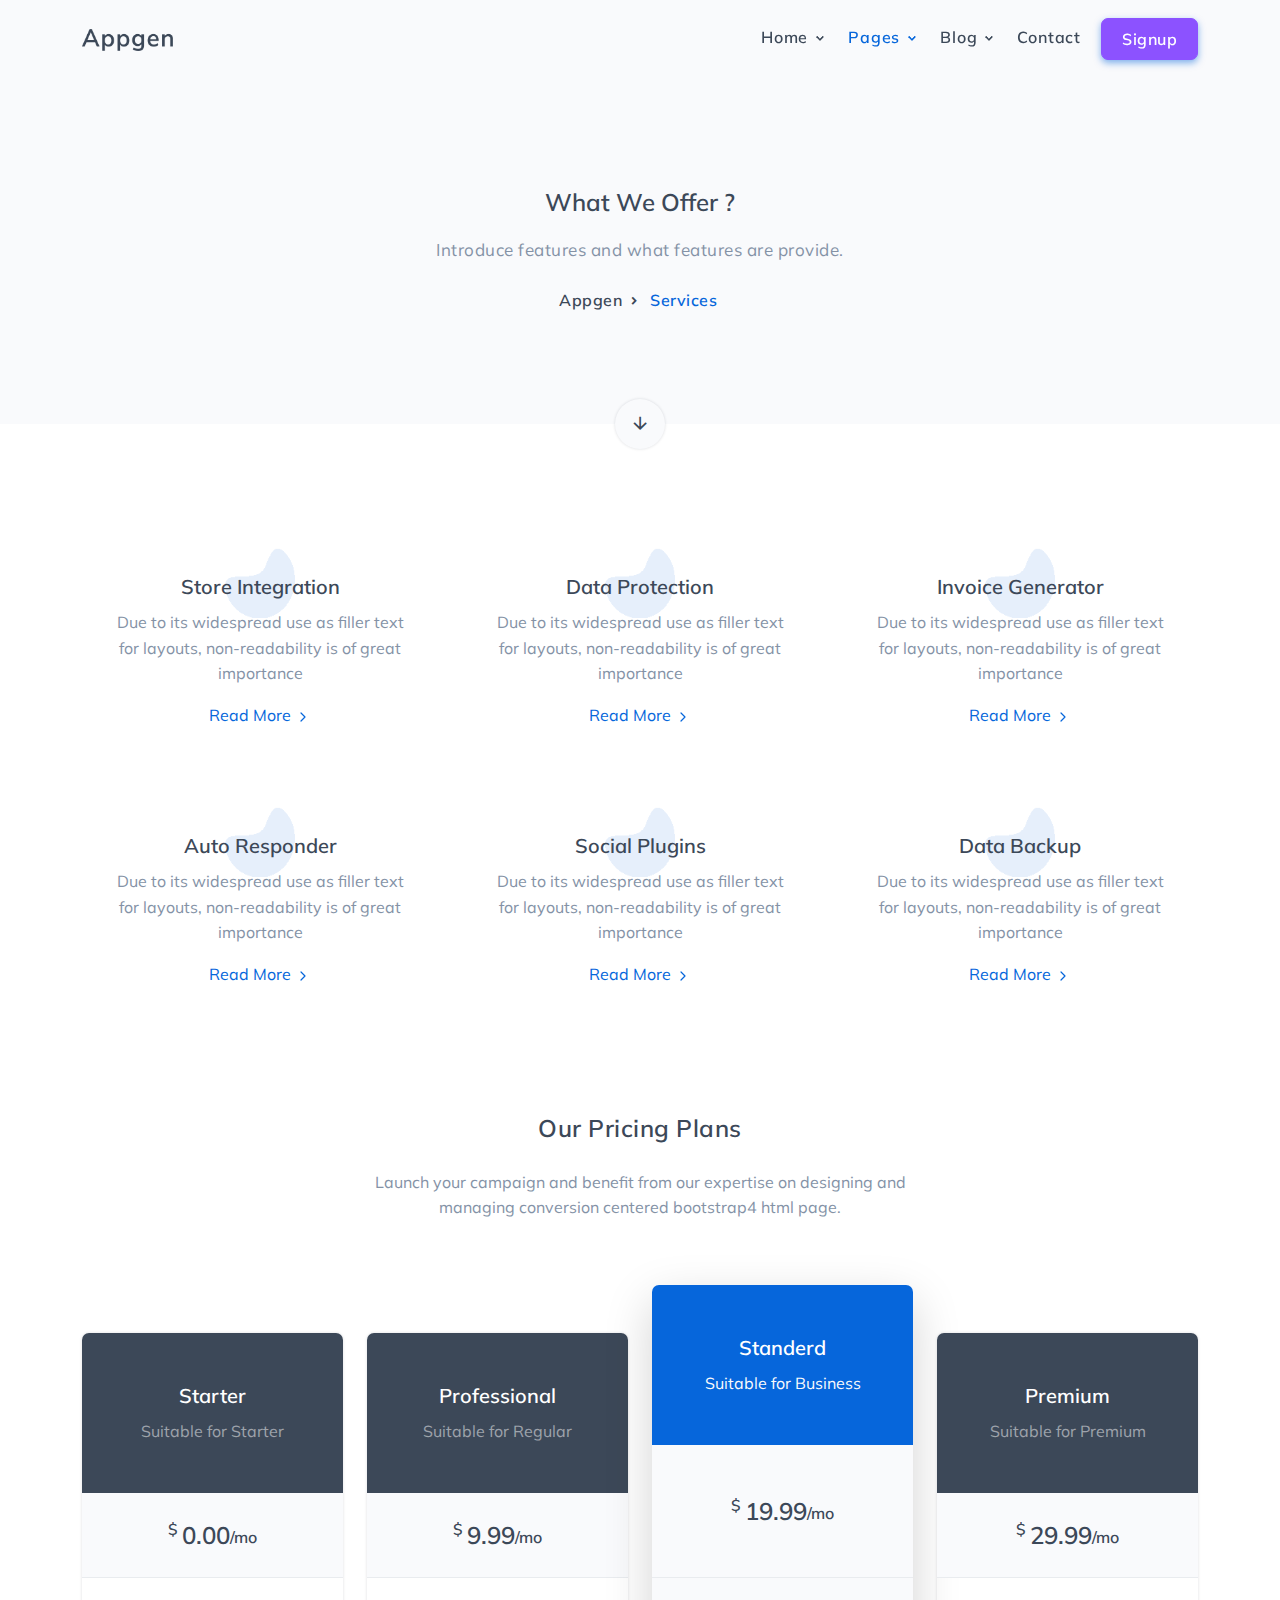
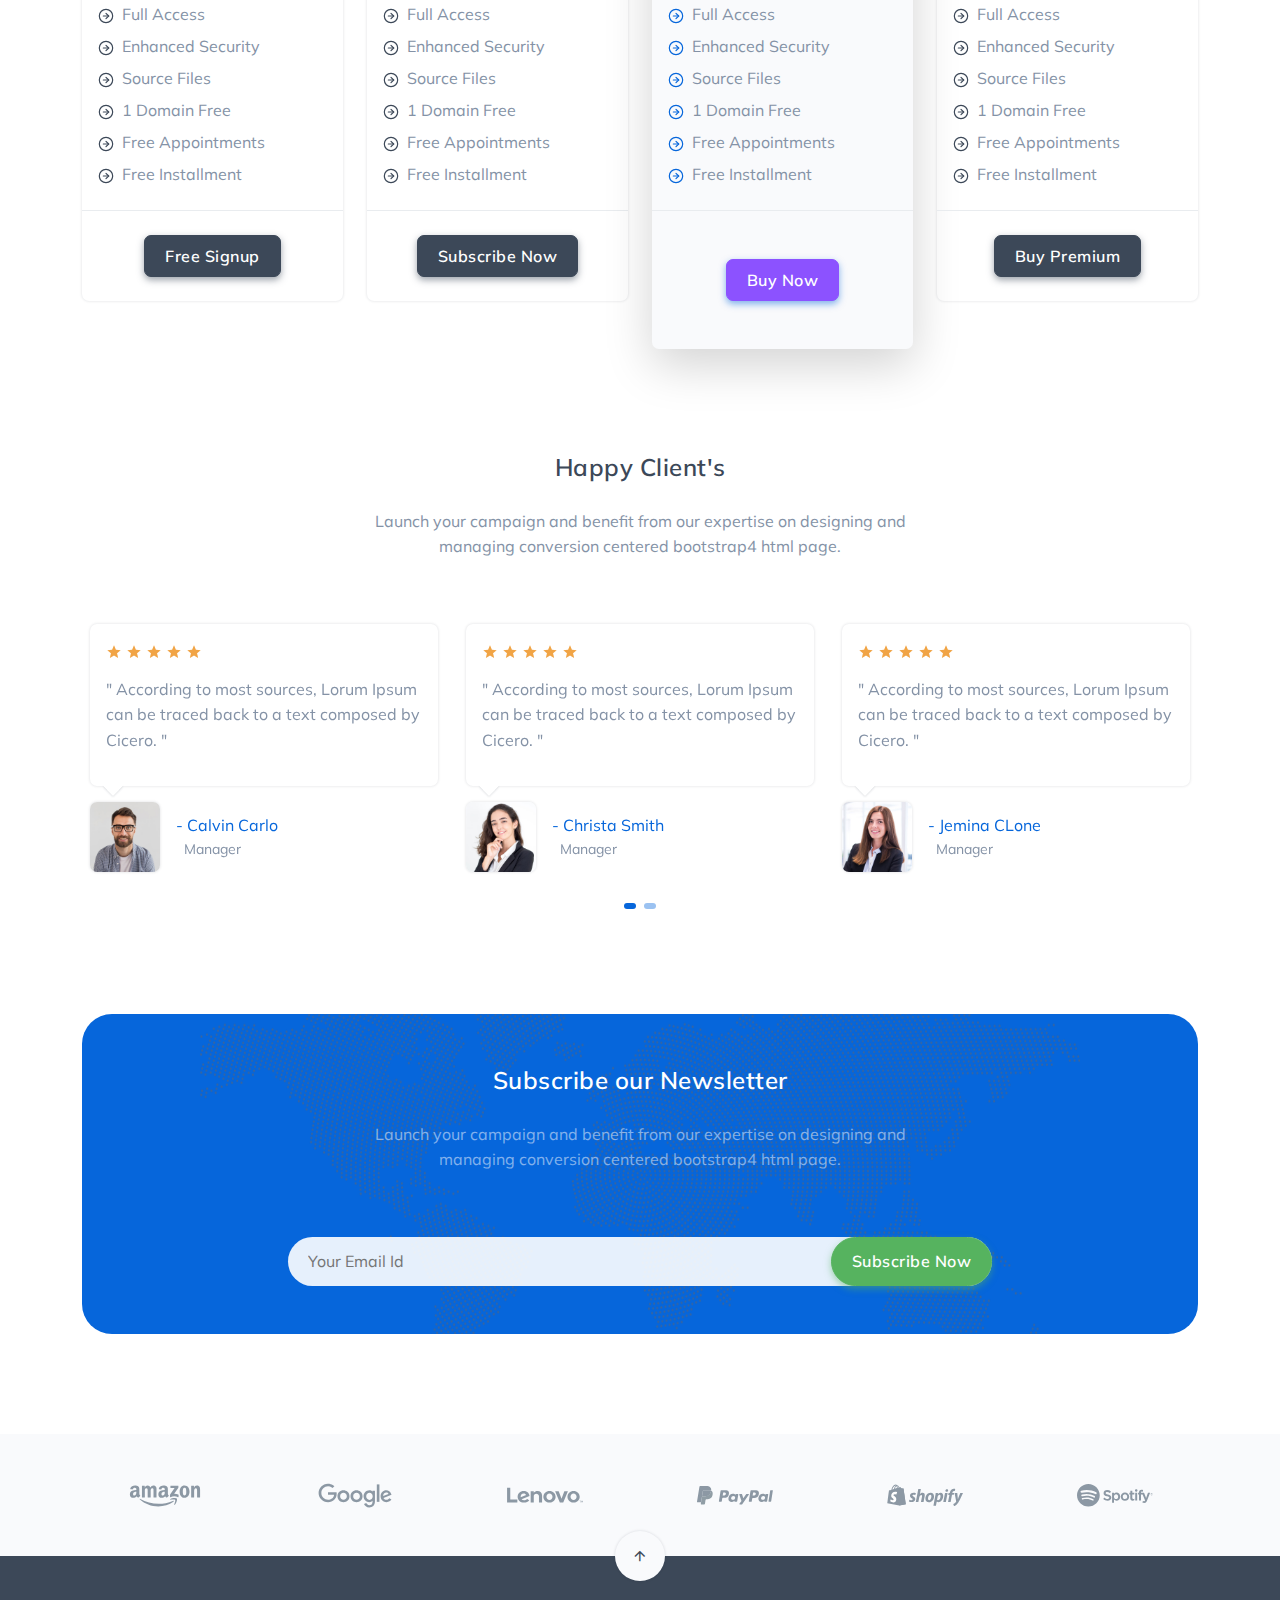
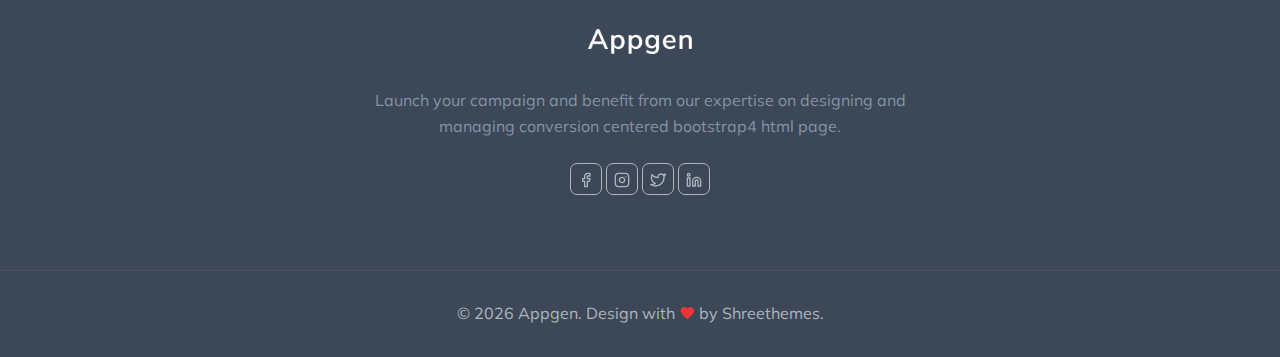
<file: services.html>
<!DOCTYPE html>
<html lang="en">

    <head>
        <meta charset="utf-8" />
        <title>Appgen - App & Saas Landing Template</title>
        <meta name="viewport" content="width=device-width, initial-scale=1.0">
        <meta name="description" content="App and Saas Landing Template" />
        <meta name="keywords" content="Application, Clean, Saas, Dashboard, Bootstrap 5" />
        <meta content="Shreethemes" name="author" />
        <!-- favicon -->
        <link rel="shortcut icon" href="images/favicon.ico">
        <!-- Bootstrap css -->
        <link href="css/bootstrap.min.css" rel="stylesheet" type="text/css" />
        <!-- Icons -->
        <link href="css/materialdesignicons.min.css" rel="stylesheet" type="text/css" />
        <!-- Slider -->               
        <link rel="stylesheet" href="css/tiny-slider.css"/>
        <!-- Main css File -->
        <link href="css/style.css" rel="stylesheet" type="text/css" />
    </head>

    <body>
        <!-- Loader Start -->
        <div id="preloader">
            <div id="status">
                <div class="logo">
                    <img src="images/logo-dark.png" height="25" class="d-block mx-auto" alt="">
                </div>
                <div class="sk-chase mt-4">
                    <div class="sk-chase-dot"></div>
                    <div class="sk-chase-dot"></div>
                    <div class="sk-chase-dot"></div>
                    <div class="sk-chase-dot"></div>
                    <div class="sk-chase-dot"></div>
                    <div class="sk-chase-dot"></div>
                </div>
            </div>
        </div>
        <!-- Loader End -->

        <!-- Navbar STart -->
        <header id="topnav" class="defaultscroll sticky">
            <div class="container">
                <!-- Logo container-->
                <div>
                    <a class="logo" href="index.html">
                        <img src="images/logo-dark.png" height="22" alt="">
                    </a>
                </div>                 
                <div class="buy-button">
                    <a href="signup.html" class="btn btn-primary">Signup</a>
                </div><!--end login button-->
                <!-- End Logo container-->
                <div class="menu-extras">
                    <div class="menu-item">
                        <!-- Mobile menu toggle-->
                        <a class="navbar-toggle" id="isToggle" onclick="toggleMenu()">
                            <div class="lines">
                                <span></span>
                                <span></span>
                                <span></span>
                            </div>
                        </a>
                        <!-- End mobile menu toggle-->
                    </div>
                </div>
        
                <div id="navigation">
                    <!-- Navigation Menu-->   
                    <ul class="navigation-menu">
                        <li class="has-submenu parent-menu-item">
                            <a href="javascript:void(0)">Home</a><span class="menu-arrow"></span>
                            <ul class="submenu">
                                <li><a href="index.html" class="sub-menu-item">Home One</a></li>
                                <li><a href="index-two.html" class="sub-menu-item">Home Two</a></li>
                                <li><a href="index-three.html" class="sub-menu-item">Home Three</a></li>
                                <li><a href="index-four.html" class="sub-menu-item">Home Four</a></li>
                                <li><a href="index-five.html" class="sub-menu-item">Home Five</a></li>
                                <li><a href="index-six.html" class="sub-menu-item">Home Six</a></li>
                                <li><a href="index-onepage.html" class="sub-menu-item">One Page</a></li>
                            </ul>
                        </li>
        
                        <li class="has-submenu parent-menu-item">
                            <a href="javascript:void(0)">Pages</a><span class="menu-arrow"></span>
                            <ul class="submenu">
                                <li><a href="about.html" class="sub-menu-item">Company</a></li>
                                <li><a href="services.html" class="sub-menu-item">Services</a></li>
                                <li><a href="faqs.html" class="sub-menu-item">FAQs</a></li>
                                <li><a href="login.html" class="sub-menu-item">Login</a></li>
                                <li><a href="signup.html" class="sub-menu-item">Signup</a></li>
                                <li><a href="reset-password.html" class="sub-menu-item">Reset Password</a></li>
                                <li><a href="404.html" class="sub-menu-item">404</a></li>
                            </ul>
                        </li>

                        <li class="has-submenu parent-menu-item">
                            <a href="javascript:void(0)">Blog</a><span class="menu-arrow"></span>
                            <ul class="submenu">
                                <li><a href="blog.html" class="sub-menu-item">Blog</a></li>
                                <li><a href="blog-detail.html" class="sub-menu-item">Single Blog</a></li>
                            </ul>
                        </li>

                        <li><a href="contact.html" class="sub-menu-item">Contact</a></li>
                    </ul><!--end navigation menu-->
                </div><!--end navigation-->
            </div><!--end container-->
        </header><!--end header-->
        <!-- Navbar End -->

        <!-- Hero Start -->
        <section class="bg-half bg-light d-table w-100">
            <div class="container">
                <div class="row justify-content-center">
                    <div class="col-lg-12 text-center">
                        <div class="title-heading">
                            <h4>What We Offer ?</h4>
                            <p class="text-muted para-desc mx-auto mt-3 mb-0">Introduce features and what features are provide.</p> 
                            <nav aria-label="breadcrumb" class="d-inline-block mt-4">
                                <ul class="breadcrumb mb-0">
                                    <li class="breadcrumb-item"><a href="index.html">Appgen</a></li>
                                    <li class="breadcrumb-item active" aria-current="page">Services</li>
                                </ul>
                            </nav>
                        </div>
                    </div><!--end col-->
                    <div class="home-shape-arrow">
                        <a href="#services" class="scroll-down"><i class="mdi mdi-arrow-down arrow-icon bg-light text-dark h5"></i></a>
                    </div>
                </div><!--end row-->
            </div> <!--end container-->
        </section><!--end section-->
        <!-- Hero End -->

        <!-- About Start -->
        <section class="section" id="services">
            <div class="container">
                <div class="row">
                    <div class="col-lg-4 col-md-6 col-12">
                        <div class="feature position-relative text-center">
                            <div class="p-4 rounded position-relative overflow-hidden">
                                <div class="icon text-primary">
                                    <i class="uim uim-download-alt"></i>
                                    <img src="images/shape-1.png" class="avatar avatar-small icon-shape" alt="">
                                </div>
                                <div class="content mt-4">
                                    <h5><a href="javascript:void(0)" class="title text-dark">Store Integration</a></h5>
                                    <p class="text-muted">Due to its widespread use as filler text for layouts, non-readability is of great importance</p>
                                    <a href="javascript:void(0)" class="text-primary">Read More <i data-feather="chevron-right" class="fea icon-sm"></i></a>
                                </div>
                            </div>
                        </div>
                    </div><!--end col-->

                    <div class="col-lg-4 col-md-6 col-12 mt-4 mt-sm-0 pt-2 pt-sm-0">
                        <div class="feature position-relative text-center">
                            <div class="p-4 rounded position-relative overflow-hidden">
                                <div class="icon text-primary">
                                    <i class="uim uim-unlock-alt"></i>
                                    <img src="images/shape-1.png" class="avatar avatar-small icon-shape" alt="">
                                </div>
                                <div class="content mt-4">
                                    <h5><a href="javascript:void(0)" class="title text-dark">Data Protection</a></h5>
                                    <p class="text-muted">Due to its widespread use as filler text for layouts, non-readability is of great importance</p>
                                    <a href="javascript:void(0)" class="text-primary">Read More <i data-feather="chevron-right" class="fea icon-sm"></i></a>
                                </div>
                            </div>
                        </div>
                    </div><!--end col-->

                    <div class="col-lg-4 col-md-6 col-12 mt-4 mt-lg-0 pt-2 pt-lg-0">
                        <div class="feature position-relative text-center">
                            <div class="p-4 rounded position-relative overflow-hidden">
                                <div class="icon text-primary">
                                    <i class="uim uim-chart"></i>
                                    <img src="images/shape-1.png" class="avatar avatar-small icon-shape" alt="">
                                </div>
                                <div class="content mt-4">
                                    <h5><a href="javascript:void(0)" class="title text-dark">Invoice Generator</a></h5>
                                    <p class="text-muted">Due to its widespread use as filler text for layouts, non-readability is of great importance</p>
                                    <a href="javascript:void(0)" class="text-primary">Read More <i data-feather="chevron-right" class="fea icon-sm"></i></a>
                                </div>
                            </div>
                        </div>
                    </div><!--end col-->

                    <div class="col-lg-4 col-md-6 col-12 mt-4 pt-2">
                        <div class="feature position-relative text-center">
                            <div class="p-4 rounded position-relative overflow-hidden">
                                <div class="icon text-primary">
                                    <i class="uim uim-flip-v"></i>
                                    <img src="images/shape-1.png" class="avatar avatar-small icon-shape" alt="">
                                </div>
                                <div class="content mt-4">
                                    <h5><a href="javascript:void(0)" class="title text-dark">Auto Responder</a></h5>
                                    <p class="text-muted">Due to its widespread use as filler text for layouts, non-readability is of great importance</p>
                                    <a href="javascript:void(0)" class="text-primary">Read More <i data-feather="chevron-right" class="fea icon-sm"></i></a>
                                </div>
                            </div>
                        </div>
                    </div><!--end col-->

                    <div class="col-lg-4 col-md-6 col-12 mt-4 pt-2">
                        <div class="feature position-relative text-center">
                            <div class="p-4 rounded position-relative overflow-hidden">
                                <div class="icon text-primary">
                                    <i class="uim uim-airplay"></i>
                                    <img src="images/shape-1.png" class="avatar avatar-small icon-shape" alt="">
                                </div>
                                <div class="content mt-4">
                                    <h5><a href="javascript:void(0)" class="title text-dark">Social Plugins</a></h5>
                                    <p class="text-muted">Due to its widespread use as filler text for layouts, non-readability is of great importance</p>
                                    <a href="javascript:void(0)" class="text-primary">Read More <i data-feather="chevron-right" class="fea icon-sm"></i></a>
                                </div>
                            </div>
                        </div>
                    </div><!--end col-->

                    <div class="col-lg-4 col-md-6 col-12 mt-4 pt-2">
                        <div class="feature position-relative text-center">
                            <div class="p-4 rounded position-relative overflow-hidden">
                                <div class="icon text-primary">
                                    <i class="uim uim-circle-layer"></i>
                                    <img src="images/shape-1.png" class="avatar avatar-small icon-shape" alt="">
                                </div>
                                <div class="content mt-4">
                                    <h5><a href="javascript:void(0)" class="title text-dark">Data Backup</a></h5>
                                    <p class="text-muted">Due to its widespread use as filler text for layouts, non-readability is of great importance</p>
                                    <a href="javascript:void(0)" class="text-primary">Read More <i data-feather="chevron-right" class="fea icon-sm"></i></a>
                                </div>
                            </div>
                        </div>
                    </div><!--end col-->
                </div><!--end row-->
            </div><!--end container-->

            <div class="container mt-100 mt-60">
                <div class="row justify-content-center">
                    <div class="col-12">
                        <div class="section-title text-center mb-4 pb-2">
                            <h4 class="title mb-4">Our Pricing Plans</h4>
                            <p class="text-muted para-desc mx-auto mb-0">Launch your campaign and benefit from our expertise on designing and managing conversion centered bootstrap4 html page.</p>
                        </div>
                    </div><!--end col-->
                </div><!--end row-->

                <div class="row align-items-center">
                    <div class="col-lg-3 col-md-6 col-12 mt-4 pt-2">
                        <div class="pricing text-center rounded overflow-hidden shadow">
                            <div class="price-header bg-dark pt-5 pb-5">
                                <h5 class="price-title text-white">Starter</h5>
                                <p class="mb-0 text-white-50">Suitable for Starter</p>
                            </div>
                            <div class="d-flex justify-content-center bg-light border-bottom py-4">
                                <span class="h6 mb-0">$</span>
                                <span class="price h4 mb-0 ms-1">0.00</span>
                                <span class="h6 align-self-end mb-1">/mo</span>
                            </div>
                            <div class="pricing-features text-start">
                                <ul class="feature list-unstyled py-4 p-3 mb-0">
                                    <li class="feature-list text-muted"><i data-feather="arrow-right-circle" class="fea icon-sm text-dark me-2"></i>Full Access</li>
                                    <li class="feature-list text-muted mt-2"><i data-feather="arrow-right-circle" class="fea icon-sm text-dark me-2"></i>Enhanced Security</li>
                                    <li class="feature-list text-muted mt-2"><i data-feather="arrow-right-circle" class="fea icon-sm text-dark me-2"></i>Source Files</li>
                                    <li class="feature-list text-muted mt-2"><i data-feather="arrow-right-circle" class="fea icon-sm text-dark me-2"></i>1 Domain Free</li>
                                    <li class="feature-list text-muted mt-2"><i data-feather="arrow-right-circle" class="fea icon-sm text-dark me-2"></i>Free Appointments</li>
                                    <li class="feature-list text-muted mt-2"><i data-feather="arrow-right-circle" class="fea icon-sm text-dark me-2"></i>Free Installment</li>
                                </ul>
                                <div class="border-top text-center py-4">
                                    <a href="javascript:void(0)" class="btn btn-dark">Free Signup</a>                                        
                                </div>
                            </div>    
                        </div><!--end price three-->
                    </div><!--end col-->
                    
                    <div class="col-lg-3 col-md-6 col-12 mt-4 pt-2">
                        <div class="pricing text-center rounded overflow-hidden shadow">
                            <div class="price-header bg-dark pt-5 pb-5">
                                <h5 class="price-title text-white">Professional</h5>
                                <p class="mb-0 text-white-50">Suitable for Regular</p>
                            </div>
                            <div class="d-flex justify-content-center bg-light border-bottom py-4">
                                <span class="h6 mb-0">$</span>
                                <span class="price h4 mb-0 ms-1">9.99</span>
                                <span class="h6 align-self-end mb-1">/mo</span>
                            </div>
                            <div class="pricing-features text-start">
                                <ul class="feature list-unstyled py-4 p-3 mb-0">
                                    <li class="feature-list text-muted"><i data-feather="arrow-right-circle" class="fea icon-sm text-dark me-2"></i>Full Access</li>
                                    <li class="feature-list text-muted mt-2"><i data-feather="arrow-right-circle" class="fea icon-sm text-dark me-2"></i>Enhanced Security</li>
                                    <li class="feature-list text-muted mt-2"><i data-feather="arrow-right-circle" class="fea icon-sm text-dark me-2"></i>Source Files</li>
                                    <li class="feature-list text-muted mt-2"><i data-feather="arrow-right-circle" class="fea icon-sm text-dark me-2"></i>1 Domain Free</li>
                                    <li class="feature-list text-muted mt-2"><i data-feather="arrow-right-circle" class="fea icon-sm text-dark me-2"></i>Free Appointments</li>
                                    <li class="feature-list text-muted mt-2"><i data-feather="arrow-right-circle" class="fea icon-sm text-dark me-2"></i>Free Installment</li>
                                </ul>
                                <div class="border-top text-center py-4">
                                    <a href="javascript:void(0)" class="btn btn-dark">Subscribe Now</a>                                        
                                </div>
                            </div>    
                        </div><!--end price three-->
                    </div><!--end col-->
                    
                    <div class="col-lg-3 col-md-6 col-12 mt-4 pt-2">
                        <div class="pricing text-center rounded overflow-hidden shadow-lg bg-light">
                            <div class="price-header bg-primary pt-5 pb-5">
                                <h5 class="price-title text-white">Standerd</h5>
                                <p class="mb-0 text-light">Suitable for Business</p>
                            </div>
                            <div class="d-flex justify-content-center bg-light border-bottom py-5">
                                <span class="h6 mb-0">$</span>
                                <span class="price h4 mb-0 ms-1">19.99</span>
                                <span class="h6 align-self-end mb-1">/mo</span>
                            </div>
                            <div class="pricing-features text-start">
                                <ul class="feature list-unstyled py-4 p-3 mb-0">
                                    <li class="feature-list text-muted"><i data-feather="arrow-right-circle" class="fea icon-sm text-primary me-2"></i>Full Access</li>
                                    <li class="feature-list text-muted mt-2"><i data-feather="arrow-right-circle" class="fea icon-sm text-primary me-2"></i>Enhanced Security</li>
                                    <li class="feature-list text-muted mt-2"><i data-feather="arrow-right-circle" class="fea icon-sm text-primary me-2"></i>Source Files</li>
                                    <li class="feature-list text-muted mt-2"><i data-feather="arrow-right-circle" class="fea icon-sm text-primary me-2"></i>1 Domain Free</li>
                                    <li class="feature-list text-muted mt-2"><i data-feather="arrow-right-circle" class="fea icon-sm text-primary me-2"></i>Free Appointments</li>
                                    <li class="feature-list text-muted mt-2"><i data-feather="arrow-right-circle" class="fea icon-sm text-primary me-2"></i>Free Installment</li>
                                </ul>
                                <div class="border-top text-center py-5">
                                    <a href="javascript:void(0)" class="btn btn-primary">Buy Now</a>                                        
                                </div>
                            </div>    
                        </div><!--end price three-->
                    </div><!--end col-->
                    
                    <div class="col-lg-3 col-md-6 col-12 mt-4 pt-2">
                        <div class="pricing text-center rounded overflow-hidden shadow">
                            <div class="price-header bg-dark pt-5 pb-5">
                                <h5 class="price-title text-white">Premium</h5>
                                <p class="mb-0 text-white-50">Suitable for Premium</p>
                            </div>
                            <div class="d-flex justify-content-center bg-light border-bottom py-4">
                                <span class="h6 mb-0">$</span>
                                <span class="price h4 mb-0 ms-1">29.99</span>
                                <span class="h6 align-self-end mb-1">/mo</span>
                            </div>
                            <div class="pricing-features text-start">
                                <ul class="feature list-unstyled py-4 p-3 mb-0">
                                    <li class="feature-list text-muted"><i data-feather="arrow-right-circle" class="fea icon-sm text-dark me-2"></i>Full Access</li>
                                    <li class="feature-list text-muted mt-2"><i data-feather="arrow-right-circle" class="fea icon-sm text-dark me-2"></i>Enhanced Security</li>
                                    <li class="feature-list text-muted mt-2"><i data-feather="arrow-right-circle" class="fea icon-sm text-dark me-2"></i>Source Files</li>
                                    <li class="feature-list text-muted mt-2"><i data-feather="arrow-right-circle" class="fea icon-sm text-dark me-2"></i>1 Domain Free</li>
                                    <li class="feature-list text-muted mt-2"><i data-feather="arrow-right-circle" class="fea icon-sm text-dark me-2"></i>Free Appointments</li>
                                    <li class="feature-list text-muted mt-2"><i data-feather="arrow-right-circle" class="fea icon-sm text-dark me-2"></i>Free Installment</li>
                                </ul>
                                <div class="border-top text-center py-4">
                                    <a href="javascript:void(0)" class="btn btn-dark">Buy Premium</a>                                        
                                </div>
                            </div>    
                        </div><!--end price three-->
                    </div><!--end col-->
                </div><!--end row-->
            </div><!--end container-->

            <div class="container mt-100 mt-60">
                <div class="row justify-content-center">
                    <div class="col-12">
                        <div class="section-title text-center mb-4 pb-2">
                            <h4 class="title mb-4">Happy Client's</h4>
                            <p class="text-muted para-desc mx-auto mb-0">Launch your campaign and benefit from our expertise on designing and managing conversion centered bootstrap4 html page.</p>
                        </div>
                    </div><!--end col-->
                </div><!--end row-->

                <div class="row">
                    <div class="col-12 mt-4">
                        <div class="tiny-three-item">
                            <div class="tiny-slide">
                                <div class="customer-testi m-2">
                                    <div class="content p-3 shadow rounded bg-white position-relative">
                                        <ul class="list-unstyled mb-0 text-warning">
                                            <li class="list-inline-item"><i class="mdi mdi-star"></i></li>
                                            <li class="list-inline-item"><i class="mdi mdi-star"></i></li>
                                            <li class="list-inline-item"><i class="mdi mdi-star"></i></li>
                                            <li class="list-inline-item"><i class="mdi mdi-star"></i></li>
                                            <li class="list-inline-item"><i class="mdi mdi-star"></i></li>
                                        </ul>
                                        <p class="text-muted mt-2">" According to most sources, Lorum Ipsum can be traced back to a text composed by Cicero. "</p>
                                    </div>
                                    <div class="d-flex mt-3 align-items-center">
                                        <img src="images/client/01.jpg" class="avatar avatar-small me-3 rounded shadow" alt="">
                                        <p class="text-primary mb-0">- Calvin Carlo <small class="text-muted d-block ms-2">Manager</small></p>
                                    </div>
                                </div>
                            </div>

                            <div class="tiny-slide">
                                <div class="customer-testi m-2">
                                    <div class="content p-3 shadow rounded bg-white position-relative">
                                        <ul class="list-unstyled mb-0 text-warning">
                                            <li class="list-inline-item"><i class="mdi mdi-star"></i></li>
                                            <li class="list-inline-item"><i class="mdi mdi-star"></i></li>
                                            <li class="list-inline-item"><i class="mdi mdi-star"></i></li>
                                            <li class="list-inline-item"><i class="mdi mdi-star"></i></li>
                                            <li class="list-inline-item"><i class="mdi mdi-star"></i></li>
                                        </ul>
                                        <p class="text-muted mt-2">" According to most sources, Lorum Ipsum can be traced back to a text composed by Cicero. "</p>
                                    </div>
                                    <div class="d-flex mt-3 align-items-center">
                                        <img src="images/client/02.jpg" class="avatar avatar-small me-3 rounded shadow" alt="">
                                        <p class="text-primary mb-0">- Christa Smith <small class="text-muted d-block ms-2">Manager</small></p>
                                    </div>
                                </div>
                            </div>

                            <div class="tiny-slide">
                                <div class="customer-testi m-2">
                                    <div class="content p-3 shadow rounded bg-white position-relative">
                                        <ul class="list-unstyled mb-0 text-warning">
                                            <li class="list-inline-item"><i class="mdi mdi-star"></i></li>
                                            <li class="list-inline-item"><i class="mdi mdi-star"></i></li>
                                            <li class="list-inline-item"><i class="mdi mdi-star"></i></li>
                                            <li class="list-inline-item"><i class="mdi mdi-star"></i></li>
                                            <li class="list-inline-item"><i class="mdi mdi-star"></i></li>
                                        </ul>
                                        <p class="text-muted mt-2">" According to most sources, Lorum Ipsum can be traced back to a text composed by Cicero. "</p>
                                    </div>
                                    <div class="d-flex mt-3 align-items-center">
                                        <img src="images/client/03.jpg" class="avatar avatar-small me-3 rounded shadow" alt="">
                                        <p class="text-primary mb-0">- Jemina CLone <small class="text-muted d-block ms-2">Manager</small></p>
                                    </div>
                                </div>
                            </div>

                            <div class="tiny-slide">
                                <div class="customer-testi m-2">
                                    <div class="content p-3 shadow rounded bg-white position-relative">
                                        <ul class="list-unstyled mb-0 text-warning">
                                            <li class="list-inline-item"><i class="mdi mdi-star"></i></li>
                                            <li class="list-inline-item"><i class="mdi mdi-star"></i></li>
                                            <li class="list-inline-item"><i class="mdi mdi-star"></i></li>
                                            <li class="list-inline-item"><i class="mdi mdi-star"></i></li>
                                            <li class="list-inline-item"><i class="mdi mdi-star"></i></li>
                                        </ul>
                                        <p class="text-muted mt-2">" According to most sources, Lorum Ipsum can be traced back to a text composed by Cicero. "</p>
                                    </div>
                                    <div class="d-flex mt-3 align-items-center">
                                        <img src="images/client/04.jpg" class="avatar avatar-small me-3 rounded shadow" alt="">
                                        <p class="text-primary mb-0">- Smith Vodka <small class="text-muted d-block ms-2">Manager</small></p>
                                    </div>
                                </div>
                            </div>

                            <div class="tiny-slide">
                                <div class="customer-testi m-2">
                                    <div class="content p-3 shadow rounded bg-white position-relative">
                                        <ul class="list-unstyled mb-0 text-warning">
                                            <li class="list-inline-item"><i class="mdi mdi-star"></i></li>
                                            <li class="list-inline-item"><i class="mdi mdi-star"></i></li>
                                            <li class="list-inline-item"><i class="mdi mdi-star"></i></li>
                                            <li class="list-inline-item"><i class="mdi mdi-star"></i></li>
                                            <li class="list-inline-item"><i class="mdi mdi-star"></i></li>
                                        </ul>
                                        <p class="text-muted mt-2">" According to most sources, Lorum Ipsum can be traced back to a text composed by Cicero. "</p>
                                    </div>
                                    <div class="d-flex mt-3 align-items-center">
                                        <img src="images/client/05.jpg" class="avatar avatar-small me-3 rounded shadow" alt="">
                                        <p class="text-primary mb-0">- Cristino Murfi <small class="text-muted d-block ms-2">Manager</small></p>
                                    </div>
                                </div>
                            </div>
                        </div>
                    </div><!--end col-->
                </div><!--end row-->
            </div><!--end container-->

            <div class="container mt-100 mt-60">
                <div class="py-5 px-4 bg-primary rounded-pill" style="background: url('images/map.png') center center;">
                    <div class="row justify-content-center">
                        <div class="col-12">
                            <div class="section-title text-center mb-4 pb-2">
                                <h4 class="title text-white mb-4">Subscribe our Newsletter</h4>
                                <p class="text-white-50 mx-auto para-desc mb-0">Launch your campaign and benefit from our expertise on designing and managing conversion centered bootstrap4 html page.</p>
                            </div>
                        </div><!--end col-->

                        <div class="col-lg-8">
                            <div class="text-center subcribe-form mt-4 pt-2">
                                <form>
                                    <div class="form-group mb-0">
                                        <input type="email" id="email" name="email" class="rounded-pill" placeholder="Your Email Id">
                                        <button type="submit" class="btn btn-pills btn-success">Subscribe Now</button>
                                    </div>
                                </form><!--end form-->
                            </div><!--end subscribe form-->
                        </div><!--end col-->
                    </div><!--end row-->
                </div><!--end div-->
            </div><!--end container-->
        </section><!--end section-->
        <!-- About End -->

        <!-- Client Start -->
        <section class="py-4 bg-light">
            <div class="container">
                <div class="row justify-content-center">
                    <div class="col-lg-2 col-md-2 col-6 text-center py-4">
                        <img src="images/client/amazon.svg" class="avatar avatar-ex-sm" alt="">
                    </div><!--end col-->

                    <div class="col-lg-2 col-md-2 col-6 text-center py-4">
                        <img src="images/client/google.svg" class="avatar avatar-ex-sm" alt="">
                    </div><!--end col-->
                    
                    <div class="col-lg-2 col-md-2 col-6 text-center py-4">
                        <img src="images/client/lenovo.svg" class="avatar avatar-ex-sm" alt="">
                    </div><!--end col-->
                    
                    <div class="col-lg-2 col-md-2 col-6 text-center py-4">
                        <img src="images/client/paypal.svg" class="avatar avatar-ex-sm" alt="">
                    </div><!--end col-->
                    
                    <div class="col-lg-2 col-md-2 col-6 text-center py-4">
                        <img src="images/client/shopify.svg" class="avatar avatar-ex-sm" alt="">
                    </div><!--end col-->
                    
                    <div class="col-lg-2 col-md-2 col-6 text-center py-4">
                        <img src="images/client/spotify.svg" class="avatar avatar-ex-sm" alt="">
                    </div><!--end col-->
                </div><!--end row-->
            </div><!--end container-->
        </section><!--end section-->
        <!-- Client End -->

        <!-- Footer Start -->
        <footer class="bg-dark py-5">
            <div class="container">
                <div class="row justify-content-center">
                    <div class="col-lg-7 mb-3">
                        <div class="text-center">
                            <a class="logo logo-footer" href="#">
                                <img src="images/logo-light.png" height="25" alt="">
                            </a>
                            <p class="text-muted para-desc mx-auto mt-3">Launch your campaign and benefit from our expertise on designing and managing conversion centered bootstrap4 html page.</p>
                            <ul class="list-unstyled social-icon social mb-0 mt-4">
                                <li class="list-inline-item"><a href="javascript:void(0)" class="rounded"><i data-feather="facebook" class="fea icon-sm fea-social"></i></a></li>
                                <li class="list-inline-item"><a href="javascript:void(0)" class="rounded"><i data-feather="instagram" class="fea icon-sm fea-social"></i></a></li>
                                <li class="list-inline-item"><a href="javascript:void(0)" class="rounded"><i data-feather="twitter" class="fea icon-sm fea-social"></i></a></li>
                                <li class="list-inline-item"><a href="javascript:void(0)" class="rounded"><i data-feather="linkedin" class="fea icon-sm fea-social"></i></a></li>
                            </ul><!--end icon-->
                        </div>
                    </div><!--end col-->
                </div><!--end row-->
            </div><!--end container-->
            <!-- Back to top -->    
            <a href="#" class="back-to-top" id="back-to-top" title="Top"> 
                <i class="mdi mdi-arrow-up icons bg-light text-dark"> </i> 
            </a>
            <!-- Back to top -->
        </footer><!--end footer-->
        <footer class="footer-bar bg-dark">
            <div class="container">
                <div class="row justify-content-center">
                    <div class="col-12 text-center">
                        <p class="mb-0 footer-text para-desc mx-auto">© <script>document.write(new Date().getFullYear())</script> <span class="text-reset">Appgen</span>. Design with <i class="mdi mdi-heart text-danger"></i> by <a href="http://shreethemes.in" target="_blank" class="text-reset">Shreethemes</a>.</p>
                    </div><!--end col-->
                </div><!--end row-->
            </div><!--end container-->
        </footer><!--end footer-->
        <!-- Footer End -->
        
        <!-- javascript -->
        <script src="js/bootstrap.bundle.min.js"></script>
        <!-- Icon -->
        <script src="js/feather.min.js"></script>
        <script src="https://unicons.iconscout.com/release/v3.0.6/script/monochrome/bundle.js"/></script>
        <!-- SLIDER -->
        <script src="js/tiny-slider.js "></script>
        <script src="js/tiny-slider-init.js "></script>
        <!-- Contact -->
        <script src="js/contact.js"></script>
        <!-- Main Js -->
        <script src="js/app.js"></script>
    </body>
</html>
</file>
<file: css/style.css>
/* Template Name: Appgen - App & Saas Landing Page Template
   Author: Shreethemes
   Website: http://shreethemes.in
   Email: shreethemes@gmail.com
   Version: 2.0.0
   Created: June 2020
   File Description: Main Css file of the template
*/
/****************************/
/*         INDEX            */
/*===========================
 *     01.  Variables       *
 *     02.  General         *
 *     03.  Helper          *
 *     04.  Boostrap Custom *
 *     05.  Components      *
 *     06.  Menu            *
 *     07.  Home            *
 *     08.  Features        *
 *     09.  Testi           *
 *     10.  CTA             *
 *     11.  Contact         *
 *     12.  Footer          *
 ===========================*/
@import url("https://fonts.googleapis.com/css2?family=Muli:wght@400;500;600;700&display=swap");
body {
  font-family: "Muli", sans-serif;
  overflow-x: hidden !important;
  font-size: 16px;
  color: #3c4858;
}

h1, h2, h3, h4, h5, h6, .h1, .h2, .h3, .h4, .h5, .h6 {
  font-family: "Muli", sans-serif;
  line-height: 1.5;
  font-weight: 600 !important;
}

::-moz-selection {
  background: #465467;
  color: #ffffff;
}

::selection {
  background: #465467;
  color: #ffffff;
}

a {
  text-decoration: none !important;
}

p {
  line-height: 1.6;
}

.section {
  padding: 100px 0;
  position: relative;
}

.section-two {
  padding: 60px 0;
  position: relative;
}

.bg-overlay {
  background-color: rgba(60, 72, 88, 0.7);
  position: absolute;
  top: 0;
  right: 0;
  left: 0;
  bottom: 0;
  width: 100%;
  height: 100%;
}

.bg-overlay-white {
  background-color: rgba(255, 255, 255, 0.7);
}

.bg-overlay-primary {
  background-color: rgba(6, 102, 219, 0.65);
}

.title-heading {
  line-height: 26px;
}

.title-heading .heading {
  font-size: 40px !important;
  letter-spacing: 1px;
}

.title-heading .para-desc {
  font-size: 17px;
  letter-spacing: 0.5px;
}

.section-title {
  position: relative;
}

.section-title .title {
  letter-spacing: 0.5px;
  font-size: 24px !important;
}

.para-desc {
  max-width: 600px;
}

.mt-100 {
  margin-top: 100px;
}

.mb-60 {
  margin-bottom: 60px;
}

.shape {
  position: absolute;
  pointer-events: none;
  right: 0;
  bottom: -1px;
  left: 0;
}

.shape > svg {
  -webkit-transform: scale(2);
          transform: scale(2);
  width: 100%;
  height: auto;
  -webkit-transform-origin: top center;
          transform-origin: top center;
}

.mover {
  -webkit-animation: mover 1s infinite alternate;
          animation: mover 1s infinite alternate;
}

@-webkit-keyframes mover {
  0% {
    -webkit-transform: translateY(0);
            transform: translateY(0);
  }
  100% {
    -webkit-transform: translateY(5px);
            transform: translateY(5px);
  }
}

@keyframes mover {
  0% {
    -webkit-transform: translateY(0);
            transform: translateY(0);
  }
  100% {
    -webkit-transform: translateY(5px);
            transform: translateY(5px);
  }
}

@media (min-width: 768px) {
  .margin-top-100 {
    margin-top: 100px;
  }
}

@media (max-width: 768px) {
  .section {
    padding: 60px 0;
  }
  .title-heading .heading {
    font-size: 30px !important;
  }
  .title-heading .para-desc {
    font-size: 15px;
  }
  .mt-60 {
    margin-top: 60px;
  }
}

@media (max-width: 425px) {
  .shape {
    bottom: -4px;
  }
}

@media (min-width: 1400px) {
  .container {
    max-width: 1140px !important;
  }
}

.row > * {
  position: relative;
}

h1 {
  font-size: 42px !important;
}

h2 {
  font-size: 36px !important;
}

h3 {
  font-size: 30px !important;
}

h4 {
  font-size: 24px !important;
}

h5 {
  font-size: 20px !important;
}

h6 {
  font-size: 16px !important;
}

.display-1 {
  font-size: 80px !important;
}

.display-2 {
  font-size: 72px !important;
}

.display-3 {
  font-size: 64px !important;
}

.display-4 {
  font-size: 56px !important;
}

.bg-primary {
  background-color: #0666db !important;
}

.text-primary {
  color: #0666db !important;
}

a.text-primary:hover, a.text-primary:focus {
  color: #055ac2 !important;
}

.bg-secondary {
  background-color: #727981 !important;
}

.text-secondary {
  color: #727981 !important;
}

a.text-secondary:hover, a.text-secondary:focus {
  color: #666c73 !important;
}

.bg-success {
  background-color: #56b35f !important;
}

.text-success {
  color: #56b35f !important;
}

a.text-success:hover, a.text-success:focus {
  color: #4aa553 !important;
}

.bg-warning {
  background-color: #f1a445 !important;
}

.text-warning {
  color: #f1a445 !important;
}

a.text-warning:hover, a.text-warning:focus {
  color: #ef982d !important;
}

.bg-info {
  background-color: #59a5d8 !important;
}

.text-info {
  color: #59a5d8 !important;
}

a.text-info:hover, a.text-info:focus {
  color: #449ad3 !important;
}

.bg-danger {
  background-color: #e73636 !important;
}

.text-danger {
  color: #e73636 !important;
}

a.text-danger:hover, a.text-danger:focus {
  color: #e41f1f !important;
}

.bg-dark {
  background-color: #3c4858 !important;
}

.text-dark {
  color: #3c4858 !important;
}

a.text-dark:hover, a.text-dark:focus {
  color: #323c49 !important;
}

.bg-muted {
  background-color: #8492a6 !important;
}

.text-muted {
  color: #8492a6 !important;
}

a.text-muted:hover, a.text-muted:focus {
  color: #75859b !important;
}

.bg-light {
  background-color: #f9fafc !important;
}

.text-light {
  color: #f9fafc !important;
}

a.text-light:hover, a.text-light:focus {
  color: #e8ecf4 !important;
}

.bg-footer {
  background-color: #465467 !important;
}

.text-footer {
  color: #465467 !important;
}

a.text-footer:hover, a.text-footer:focus {
  color: #3c4858 !important;
}

.list-inline-item:not(:last-child) {
  margin-right: 0px;
  margin-bottom: 5px;
}

.rounded {
  border-radius: 7px !important;
}

.rounded-top {
  border-top-left-radius: 7px !important;
  border-top-right-radius: 7px !important;
}

.rounded-left {
  border-top-left-radius: 7px !important;
  border-bottom-left-radius: 7px !important;
}

.rounded-bottom {
  border-bottom-left-radius: 7px !important;
  border-bottom-right-radius: 7px !important;
}

.rounded-right {
  border-top-right-radius: 7px !important;
  border-bottom-right-radius: 7px !important;
}

.rounded-pill {
  border-radius: 30px !important;
}

.border {
  border: 1px solid #e9ecef !important;
}

.border-top {
  border-top: 1px solid #e9ecef !important;
}

.border-bottom {
  border-bottom: 1px solid #e9ecef !important;
}

.border-left {
  border-left: 1px solid #e9ecef !important;
}

.border-right {
  border-right: 1px solid #e9ecef !important;
}

.modal-open {
  padding-right: 0 !important;
}

@media (max-width: 768px) {
  .display-1 {
    font-size: 56px !important;
  }
  .display-2 {
    font-size: 50px !important;
  }
  .display-3 {
    font-size: 42px !important;
  }
  .display-4 {
    font-size: 36px !important;
  }
}

.btn-primary {
  background-color: #8C52FF !important;
  border: 1px solid #8C52FF !important;
  color: #ffffff !important;
  -webkit-box-shadow: 0 3px 7px rgba(6, 102, 219, 0.5);
          box-shadow: 0 3px 7px rgba(6, 102, 219, 0.5);
}

.btn-primary:hover, .btn-primary:focus, .btn-primary:active, .btn-primary.active, .btn-primary.focus {
  background-color: #054fa9 !important;
  border-color: #054fa9 !important;
  color: #ffffff !important;
}

.btn-soft-primary {
  background-color: rgba(6, 102, 219, 0.15) !important;
  border: 1px solid rgba(6, 102, 219, 0.1) !important;
  color: #8C52FFb !important;
  -webkit-box-shadow: 0 3px 7px rgba(6, 102, 219, 0.2);
          box-shadow: 0 3px 7px rgba(6, 102, 219, 0.2);
}

.btn-soft-primary:hover, .btn-soft-primary:focus, .btn-soft-primary:active, .btn-soft-primary.active, .btn-soft-primary.focus {
  background-color: #8C52FF !important;
  border-color: #8C52FF !important;
  color: #ffffff !important;
  -webkit-box-shadow: 0 3px 7px rgba(6, 102, 219, 0.5);
          box-shadow: 0 3px 7px rgba(6, 102, 219, 0.5);
}

.btn-outline-primary {
  border: 1px solid #8C52FF;
  color: #8C52FF;
  background-color: transparent;
}

.btn-outline-primary:hover, .btn-outline-primary:focus, .btn-outline-primary:active, .btn-outline-primary.active, .btn-outline-primary.focus, .btn-outline-primary:not(:disabled):not(.disabled):active {
  background-color: #8C52FF;
  border-color: #8C52FF;
  color: #ffffff;
  -webkit-box-shadow: 0 3px 7px rgba(6, 102, 219, 0.5);
          box-shadow: 0 3px 7px rgba(6, 102, 219, 0.5);
}

.btn-secondary {
  background-color: #727981 !important;
  border: 1px solid #727981 !important;
  color: #ffffff !important;
  -webkit-box-shadow: 0 3px 7px rgba(114, 121, 129, 0.5);
          box-shadow: 0 3px 7px rgba(114, 121, 129, 0.5);
}

.btn-secondary:hover, .btn-secondary:focus, .btn-secondary:active, .btn-secondary.active, .btn-secondary.focus {
  background-color: #5a6066 !important;
  border-color: #5a6066 !important;
  color: #ffffff !important;
}

.btn-soft-secondary {
  background-color: rgba(114, 121, 129, 0.15) !important;
  border: 1px solid rgba(114, 121, 129, 0.1) !important;
  color: #727981 !important;
  -webkit-box-shadow: 0 3px 7px rgba(114, 121, 129, 0.2);
          box-shadow: 0 3px 7px rgba(114, 121, 129, 0.2);
}

.btn-soft-secondary:hover, .btn-soft-secondary:focus, .btn-soft-secondary:active, .btn-soft-secondary.active, .btn-soft-secondary.focus {
  background-color: #727981 !important;
  border-color: #727981 !important;
  color: #ffffff !important;
  -webkit-box-shadow: 0 3px 7px rgba(114, 121, 129, 0.5);
          box-shadow: 0 3px 7px rgba(114, 121, 129, 0.5);
}

.btn-outline-secondary {
  border: 1px solid #727981;
  color: #727981;
  background-color: transparent;
}

.btn-outline-secondary:hover, .btn-outline-secondary:focus, .btn-outline-secondary:active, .btn-outline-secondary.active, .btn-outline-secondary.focus, .btn-outline-secondary:not(:disabled):not(.disabled):active {
  background-color: #727981;
  border-color: #727981;
  color: #ffffff;
  -webkit-box-shadow: 0 3px 7px rgba(114, 121, 129, 0.5);
          box-shadow: 0 3px 7px rgba(114, 121, 129, 0.5);
}

.btn-success {
  background-color: #56b35f !important;
  border: 1px solid #56b35f !important;
  color: #ffffff !important;
  -webkit-box-shadow: 0 3px 7px rgba(86, 179, 95, 0.5);
          box-shadow: 0 3px 7px rgba(86, 179, 95, 0.5);
}

.btn-success:hover, .btn-success:focus, .btn-success:active, .btn-success.active, .btn-success.focus {
  background-color: #42944a !important;
  border-color: #42944a !important;
  color: #ffffff !important;
}

.btn-soft-success {
  background-color: rgba(86, 179, 95, 0.15) !important;
  border: 1px solid rgba(86, 179, 95, 0.1) !important;
  color: #56b35f !important;
  -webkit-box-shadow: 0 3px 7px rgba(86, 179, 95, 0.2);
          box-shadow: 0 3px 7px rgba(86, 179, 95, 0.2);
}

.btn-soft-success:hover, .btn-soft-success:focus, .btn-soft-success:active, .btn-soft-success.active, .btn-soft-success.focus {
  background-color: #56b35f !important;
  border-color: #56b35f !important;
  color: #ffffff !important;
  -webkit-box-shadow: 0 3px 7px rgba(86, 179, 95, 0.5);
          box-shadow: 0 3px 7px rgba(86, 179, 95, 0.5);
}

.btn-outline-success {
  border: 1px solid #56b35f;
  color: #56b35f;
  background-color: transparent;
}

.btn-outline-success:hover, .btn-outline-success:focus, .btn-outline-success:active, .btn-outline-success.active, .btn-outline-success.focus, .btn-outline-success:not(:disabled):not(.disabled):active {
  background-color: #56b35f;
  border-color: #56b35f;
  color: #ffffff;
  -webkit-box-shadow: 0 3px 7px rgba(86, 179, 95, 0.5);
          box-shadow: 0 3px 7px rgba(86, 179, 95, 0.5);
}

.btn-warning {
  background-color: #f1a445 !important;
  border: 1px solid #f1a445 !important;
  color: #ffffff !important;
  -webkit-box-shadow: 0 3px 7px rgba(241, 164, 69, 0.5);
          box-shadow: 0 3px 7px rgba(241, 164, 69, 0.5);
}

.btn-warning:hover, .btn-warning:focus, .btn-warning:active, .btn-warning.active, .btn-warning.focus {
  background-color: #ed8d16 !important;
  border-color: #ed8d16 !important;
  color: #ffffff !important;
}

.btn-soft-warning {
  background-color: rgba(241, 164, 69, 0.15) !important;
  border: 1px solid rgba(241, 164, 69, 0.1) !important;
  color: #f1a445 !important;
  -webkit-box-shadow: 0 3px 7px rgba(241, 164, 69, 0.2);
          box-shadow: 0 3px 7px rgba(241, 164, 69, 0.2);
}

.btn-soft-warning:hover, .btn-soft-warning:focus, .btn-soft-warning:active, .btn-soft-warning.active, .btn-soft-warning.focus {
  background-color: #f1a445 !important;
  border-color: #f1a445 !important;
  color: #ffffff !important;
  -webkit-box-shadow: 0 3px 7px rgba(241, 164, 69, 0.5);
          box-shadow: 0 3px 7px rgba(241, 164, 69, 0.5);
}

.btn-outline-warning {
  border: 1px solid #f1a445;
  color: #f1a445;
  background-color: transparent;
}

.btn-outline-warning:hover, .btn-outline-warning:focus, .btn-outline-warning:active, .btn-outline-warning.active, .btn-outline-warning.focus, .btn-outline-warning:not(:disabled):not(.disabled):active {
  background-color: #f1a445;
  border-color: #f1a445;
  color: #ffffff;
  -webkit-box-shadow: 0 3px 7px rgba(241, 164, 69, 0.5);
          box-shadow: 0 3px 7px rgba(241, 164, 69, 0.5);
}

.btn-info {
  background-color: #59a5d8 !important;
  border: 1px solid #59a5d8 !important;
  color: #ffffff !important;
  -webkit-box-shadow: 0 3px 7px rgba(89, 165, 216, 0.5);
          box-shadow: 0 3px 7px rgba(89, 165, 216, 0.5);
}

.btn-info:hover, .btn-info:focus, .btn-info:active, .btn-info.active, .btn-info.focus {
  background-color: #308ece !important;
  border-color: #308ece !important;
  color: #ffffff !important;
}

.btn-soft-info {
  background-color: rgba(89, 165, 216, 0.15) !important;
  border: 1px solid rgba(89, 165, 216, 0.1) !important;
  color: #59a5d8 !important;
  -webkit-box-shadow: 0 3px 7px rgba(89, 165, 216, 0.2);
          box-shadow: 0 3px 7px rgba(89, 165, 216, 0.2);
}

.btn-soft-info:hover, .btn-soft-info:focus, .btn-soft-info:active, .btn-soft-info.active, .btn-soft-info.focus {
  background-color: #59a5d8 !important;
  border-color: #59a5d8 !important;
  color: #ffffff !important;
  -webkit-box-shadow: 0 3px 7px rgba(89, 165, 216, 0.5);
          box-shadow: 0 3px 7px rgba(89, 165, 216, 0.5);
}

.btn-outline-info {
  border: 1px solid #59a5d8;
  color: #59a5d8;
  background-color: transparent;
}

.btn-outline-info:hover, .btn-outline-info:focus, .btn-outline-info:active, .btn-outline-info.active, .btn-outline-info.focus, .btn-outline-info:not(:disabled):not(.disabled):active {
  background-color: #59a5d8;
  border-color: #59a5d8;
  color: #ffffff;
  -webkit-box-shadow: 0 3px 7px rgba(89, 165, 216, 0.5);
          box-shadow: 0 3px 7px rgba(89, 165, 216, 0.5);
}

.btn-danger {
  background-color: #e73636 !important;
  border: 1px solid #e73636 !important;
  color: #ffffff !important;
  -webkit-box-shadow: 0 3px 7px rgba(231, 54, 54, 0.5);
          box-shadow: 0 3px 7px rgba(231, 54, 54, 0.5);
}

.btn-danger:hover, .btn-danger:focus, .btn-danger:active, .btn-danger.active, .btn-danger.focus {
  background-color: #d11919 !important;
  border-color: #d11919 !important;
  color: #ffffff !important;
}

.btn-soft-danger {
  background-color: rgba(231, 54, 54, 0.15) !important;
  border: 1px solid rgba(231, 54, 54, 0.1) !important;
  color: #e73636 !important;
  -webkit-box-shadow: 0 3px 7px rgba(231, 54, 54, 0.2);
          box-shadow: 0 3px 7px rgba(231, 54, 54, 0.2);
}

.btn-soft-danger:hover, .btn-soft-danger:focus, .btn-soft-danger:active, .btn-soft-danger.active, .btn-soft-danger.focus {
  background-color: #e73636 !important;
  border-color: #e73636 !important;
  color: #ffffff !important;
  -webkit-box-shadow: 0 3px 7px rgba(231, 54, 54, 0.5);
          box-shadow: 0 3px 7px rgba(231, 54, 54, 0.5);
}

.btn-outline-danger {
  border: 1px solid #e73636;
  color: #e73636;
  background-color: transparent;
}

.btn-outline-danger:hover, .btn-outline-danger:focus, .btn-outline-danger:active, .btn-outline-danger.active, .btn-outline-danger.focus, .btn-outline-danger:not(:disabled):not(.disabled):active {
  background-color: #e73636;
  border-color: #e73636;
  color: #ffffff;
  -webkit-box-shadow: 0 3px 7px rgba(231, 54, 54, 0.5);
          box-shadow: 0 3px 7px rgba(231, 54, 54, 0.5);
}

.btn-dark {
  background-color: #3c4858 !important;
  border: 1px solid #3c4858 !important;
  color: #ffffff !important;
  -webkit-box-shadow: 0 3px 7px rgba(60, 72, 88, 0.5);
          box-shadow: 0 3px 7px rgba(60, 72, 88, 0.5);
}

.btn-dark:hover, .btn-dark:focus, .btn-dark:active, .btn-dark.active, .btn-dark.focus {
  background-color: #272f3a !important;
  border-color: #272f3a !important;
  color: #ffffff !important;
}

.btn-soft-dark {
  background-color: rgba(60, 72, 88, 0.15) !important;
  border: 1px solid rgba(60, 72, 88, 0.1) !important;
  color: #3c4858 !important;
  -webkit-box-shadow: 0 3px 7px rgba(60, 72, 88, 0.2);
          box-shadow: 0 3px 7px rgba(60, 72, 88, 0.2);
}

.btn-soft-dark:hover, .btn-soft-dark:focus, .btn-soft-dark:active, .btn-soft-dark.active, .btn-soft-dark.focus {
  background-color: #3c4858 !important;
  border-color: #3c4858 !important;
  color: #ffffff !important;
  -webkit-box-shadow: 0 3px 7px rgba(60, 72, 88, 0.5);
          box-shadow: 0 3px 7px rgba(60, 72, 88, 0.5);
}

.btn-outline-dark {
  border: 1px solid #3c4858;
  color: #3c4858;
  background-color: transparent;
}

.btn-outline-dark:hover, .btn-outline-dark:focus, .btn-outline-dark:active, .btn-outline-dark.active, .btn-outline-dark.focus, .btn-outline-dark:not(:disabled):not(.disabled):active {
  background-color: #3c4858;
  border-color: #3c4858;
  color: #ffffff;
  -webkit-box-shadow: 0 3px 7px rgba(60, 72, 88, 0.5);
          box-shadow: 0 3px 7px rgba(60, 72, 88, 0.5);
}

.btn-muted {
  background-color: #8492a6 !important;
  border: 1px solid #8492a6 !important;
  color: #ffffff !important;
  -webkit-box-shadow: 0 3px 7px rgba(132, 146, 166, 0.5);
          box-shadow: 0 3px 7px rgba(132, 146, 166, 0.5);
}

.btn-muted:hover, .btn-muted:focus, .btn-muted:active, .btn-muted.active, .btn-muted.focus {
  background-color: #68788f !important;
  border-color: #68788f !important;
  color: #ffffff !important;
}

.btn-soft-muted {
  background-color: rgba(132, 146, 166, 0.15) !important;
  border: 1px solid rgba(132, 146, 166, 0.1) !important;
  color: #8492a6 !important;
  -webkit-box-shadow: 0 3px 7px rgba(132, 146, 166, 0.2);
          box-shadow: 0 3px 7px rgba(132, 146, 166, 0.2);
}

.btn-soft-muted:hover, .btn-soft-muted:focus, .btn-soft-muted:active, .btn-soft-muted.active, .btn-soft-muted.focus {
  background-color: #8492a6 !important;
  border-color: #8492a6 !important;
  color: #ffffff !important;
  -webkit-box-shadow: 0 3px 7px rgba(132, 146, 166, 0.5);
          box-shadow: 0 3px 7px rgba(132, 146, 166, 0.5);
}

.btn-outline-muted {
  border: 1px solid #8492a6;
  color: #8492a6;
  background-color: transparent;
}

.btn-outline-muted:hover, .btn-outline-muted:focus, .btn-outline-muted:active, .btn-outline-muted.active, .btn-outline-muted.focus, .btn-outline-muted:not(:disabled):not(.disabled):active {
  background-color: #8492a6;
  border-color: #8492a6;
  color: #ffffff;
  -webkit-box-shadow: 0 3px 7px rgba(132, 146, 166, 0.5);
          box-shadow: 0 3px 7px rgba(132, 146, 166, 0.5);
}

.btn-light {
  background-color: #f9fafc !important;
  border: 1px solid #f9fafc !important;
  color: #ffffff !important;
  -webkit-box-shadow: 0 3px 7px rgba(249, 250, 252, 0.5);
          box-shadow: 0 3px 7px rgba(249, 250, 252, 0.5);
}

.btn-light:hover, .btn-light:focus, .btn-light:active, .btn-light.active, .btn-light.focus {
  background-color: #d7deeb !important;
  border-color: #d7deeb !important;
  color: #ffffff !important;
}

.btn-soft-light {
  background-color: rgba(249, 250, 252, 0.15) !important;
  border: 1px solid rgba(249, 250, 252, 0.1) !important;
  color: #f9fafc !important;
  -webkit-box-shadow: 0 3px 7px rgba(249, 250, 252, 0.2);
          box-shadow: 0 3px 7px rgba(249, 250, 252, 0.2);
}

.btn-soft-light:hover, .btn-soft-light:focus, .btn-soft-light:active, .btn-soft-light.active, .btn-soft-light.focus {
  background-color: #f9fafc !important;
  border-color: #f9fafc !important;
  color: #ffffff !important;
  -webkit-box-shadow: 0 3px 7px rgba(249, 250, 252, 0.5);
          box-shadow: 0 3px 7px rgba(249, 250, 252, 0.5);
}

.btn-outline-light {
  border: 1px solid #f9fafc;
  color: #f9fafc;
  background-color: transparent;
}

.btn-outline-light:hover, .btn-outline-light:focus, .btn-outline-light:active, .btn-outline-light.active, .btn-outline-light.focus, .btn-outline-light:not(:disabled):not(.disabled):active {
  background-color: #f9fafc;
  border-color: #f9fafc;
  color: #ffffff;
  -webkit-box-shadow: 0 3px 7px rgba(249, 250, 252, 0.5);
          box-shadow: 0 3px 7px rgba(249, 250, 252, 0.5);
}

.btn-footer {
  background-color: #465467 !important;
  border: 1px solid #465467 !important;
  color: #ffffff !important;
  -webkit-box-shadow: 0 3px 7px rgba(70, 84, 103, 0.5);
          box-shadow: 0 3px 7px rgba(70, 84, 103, 0.5);
}

.btn-footer:hover, .btn-footer:focus, .btn-footer:active, .btn-footer.active, .btn-footer.focus {
  background-color: #323c49 !important;
  border-color: #323c49 !important;
  color: #ffffff !important;
}

.btn-soft-footer {
  background-color: rgba(70, 84, 103, 0.15) !important;
  border: 1px solid rgba(70, 84, 103, 0.1) !important;
  color: #465467 !important;
  -webkit-box-shadow: 0 3px 7px rgba(70, 84, 103, 0.2);
          box-shadow: 0 3px 7px rgba(70, 84, 103, 0.2);
}

.btn-soft-footer:hover, .btn-soft-footer:focus, .btn-soft-footer:active, .btn-soft-footer.active, .btn-soft-footer.focus {
  background-color: #465467 !important;
  border-color: #465467 !important;
  color: #ffffff !important;
  -webkit-box-shadow: 0 3px 7px rgba(70, 84, 103, 0.5);
          box-shadow: 0 3px 7px rgba(70, 84, 103, 0.5);
}

.btn-outline-footer {
  border: 1px solid #465467;
  color: #465467;
  background-color: transparent;
}

.btn-outline-footer:hover, .btn-outline-footer:focus, .btn-outline-footer:active, .btn-outline-footer.active, .btn-outline-footer.focus, .btn-outline-footer:not(:disabled):not(.disabled):active {
  background-color: #465467;
  border-color: #465467;
  color: #ffffff;
  -webkit-box-shadow: 0 3px 7px rgba(70, 84, 103, 0.5);
          box-shadow: 0 3px 7px rgba(70, 84, 103, 0.5);
}

.btn {
  padding: 8px 20px;
  outline: none;
  text-decoration: none;
  font-size: 16px;
  letter-spacing: 0.5px;
  -webkit-transition: all 0.3s;
  transition: all 0.3s;
  font-weight: 600;
  border-radius: 7px;
}

.btn:focus {
  -webkit-box-shadow: none !important;
          box-shadow: none !important;
}

.btn.btn-sm {
  padding: 7px 16px;
  font-size: 10px;
}

.btn.btn-lg {
  padding: 14px 30px;
  font-size: 20px;
}

.btn.searchbtn {
  padding: 6px 20px;
}

.btn.btn-pills {
  border-radius: 30px;
}

.btn.btn-light {
  color: #3c4858 !important;
  background: #f9fafc;
  border: 1px solid #dee2e6;
}

.btn.btn-light:hover, .btn.btn-light:focus, .btn.btn-light:active, .btn.btn-light.active, .btn.btn-light.focus {
  background-color: #d7deeb !important;
  color: #3c4858;
}

.btn.btn-outline-light {
  border: 1px solid #dee2e6;
  color: #3c4858 !important;
  background-color: transparent;
}

.btn.btn-outline-light:hover, .btn.btn-outline-light:focus, .btn.btn-outline-light:active, .btn.btn-outline-light.active, .btn.btn-outline-light.focus {
  background-color: #f9fafc;
}

button:not(:disabled) {
  outline: none;
  border: 0;
}

.shadow {
  -webkit-box-shadow: 0 0 3px rgba(22, 28, 45, 0.15) !important;
          box-shadow: 0 0 3px rgba(22, 28, 45, 0.15) !important;
}

.shadow-large {
  -webkit-box-shadow: 0 10px 25px rgba(60, 72, 88, 0.15) !important;
          box-shadow: 0 10px 25px rgba(60, 72, 88, 0.15) !important;
}

.badge {
  padding: 5px 8px;
  border-radius: 3px;
  letter-spacing: 0.5px;
  font-size: 10px;
}

.badge:focus, .badge.focus {
  -webkit-box-shadow: none !important;
          box-shadow: none !important;
}

.alert-primary {
  background-color: #076fef;
  color: #ffffff;
  border-color: ##8C52FF;
}

.alert-primary .alert-link {
  color: #022146;
}

.alert-outline-primary {
  background-color: #ffffff;
  color: #8C52FF;
  border-color: #8C52FF;
}

.alert-secondary {
  background-color: #7c838b;
  color: #ffffff;
  border-color: #727981;
}

.alert-secondary .alert-link {
  color: #2a2d30;
}

.alert-outline-secondary {
  background-color: #ffffff;
  color: #727981;
  border-color: #727981;
}

.alert-success {
  background-color: #64b96c;
  color: #ffffff;
  border-color: #56b35f;
}

.alert-success .alert-link {
  color: #234d27;
}

.alert-outline-success {
  background-color: #ffffff;
  color: #56b35f;
  border-color: #56b35f;
}

.alert-warning {
  background-color: #f2ad58;
  color: #ffffff;
  border-color: #f1a445;
}

.alert-warning .alert-link {
  color: #92560b;
}

.alert-outline-warning {
  background-color: #ffffff;
  color: #f1a445;
  border-color: #f1a445;
}

.alert-info {
  background-color: #6aaedc;
  color: #ffffff;
  border-color: #59a5d8;
}

.alert-info .alert-link {
  color: #1d557b;
}

.alert-outline-info {
  background-color: #ffffff;
  color: #59a5d8;
  border-color: #59a5d8;
}

.alert-danger {
  background-color: #e94848;
  color: #ffffff;
  border-color: #e73636;
}

.alert-danger .alert-link {
  color: #760e0e;
}

.alert-outline-danger {
  background-color: #ffffff;
  color: #e73636;
  border-color: #e73636;
}

.alert-dark {
  background-color: #445264;
  color: #ffffff;
  border-color: #3c4858;
}

.alert-dark .alert-link {
  color: black;
}

.alert-outline-dark {
  background-color: #ffffff;
  color: #3c4858;
  border-color: #3c4858;
}

.alert-muted {
  background-color: #909caf;
  color: #ffffff;
  border-color: #8492a6;
}

.alert-muted .alert-link {
  color: #3d4654;
}

.alert-outline-muted {
  background-color: #ffffff;
  color: #8492a6;
  border-color: #8492a6;
}

.alert-light {
  background-color: white;
  color: #ffffff;
  border-color: #f9fafc;
}

.alert-light .alert-link {
  color: #93a5c9;
}

.alert-outline-light {
  background-color: #ffffff;
  color: #f9fafc;
  border-color: #f9fafc;
}

.alert-footer {
  background-color: #4f5e73;
  color: #ffffff;
  border-color: #465467;
}

.alert-footer .alert-link {
  color: #080a0c;
}

.alert-outline-footer {
  background-color: #ffffff;
  color: #465467;
  border-color: #465467;
}

.alert {
  padding: 8px 15px;
  border-radius: 7px;
  font-size: 13px;
}

.alert.alert-light {
  background-color: #f9fafc;
  color: #3c4858;
  border-color: #dee2e6;
}

.alert.alert-dismissible {
  padding-right: 30px;
}

.alert.alert-dismissible .close {
  top: -2px;
  right: -10px;
  font-size: 16px !important;
}

.alert.alert-pills {
  border-radius: 30px;
  display: inline-block;
}

.alert.alert-pills .content {
  font-weight: 600;
}

.fea {
  stroke-width: 1.8;
}

.fea.icon-sm {
  height: 16px;
  width: 16px;
}

.fea.icon-ex-md {
  height: 20px;
  width: 20px;
}

.fea.icon-m-md {
  height: 28px;
  width: 28px;
}

.fea.icon-md {
  height: 35px;
  width: 35px;
}

.fea.icon-lg {
  height: 42px;
  width: 42px;
}

.fea.icon-ex-lg {
  height: 52px;
  width: 52px;
}

.avatar.avatar-ex-sm {
  max-height: 25px;
}

.avatar.avatar-md-sm {
  height: 45px;
  width: 45px;
}

.avatar.avatar-small {
  height: 70px;
  width: 70px;
}

.avatar.avatar-m-md {
  height: 90px;
  width: 90px;
}

.avatar.avatar-medium {
  height: 110px;
  width: 110px;
}

.avatar.avatar-large {
  height: 140px;
  width: 140px;
}

.avatar.avatar-ex-large {
  height: 180px;
  width: 180px;
}

#preloader {
  position: fixed;
  top: 0;
  left: 0;
  right: 0;
  bottom: 0;
  background-image: linear-gradient(45deg, #ffffff, #ffffff);
  z-index: 9999999;
}

#preloader #status {
  position: absolute;
  left: 0;
  right: 0;
  top: 50%;
  -webkit-transform: translateY(-50%);
          transform: translateY(-50%);
}

#preloader #status .sk-chase {
  width: 40px;
  height: 40px;
  position: relative;
  -webkit-animation: sk-chase 2.5s infinite linear both;
          animation: sk-chase 2.5s infinite linear both;
  margin: 0 auto;
}

#preloader #status .sk-chase .sk-chase-dot {
  width: 100%;
  height: 100%;
  position: absolute;
  left: 0;
  top: 0;
  -webkit-animation: sk-chase-dot 2.0s infinite ease-in-out both;
          animation: sk-chase-dot 2.0s infinite ease-in-out both;
}

#preloader #status .sk-chase .sk-chase-dot:before {
  content: '';
  display: block;
  width: 25%;
  height: 25%;
  background-color: #8C52FF;
  border-radius: 100%;
  -webkit-animation: sk-chase-dot-before 2.0s infinite ease-in-out both;
          animation: sk-chase-dot-before 2.0s infinite ease-in-out both;
}

#preloader #status .sk-chase .sk-chase-dot:nth-child(1), #preloader #status .sk-chase .sk-chase-dot:nth-child(1):before {
  -webkit-animation-delay: -1.1s;
          animation-delay: -1.1s;
}

#preloader #status .sk-chase .sk-chase-dot:nth-child(2), #preloader #status .sk-chase .sk-chase-dot:nth-child(2):before {
  -webkit-animation-delay: -1.0s;
          animation-delay: -1.0s;
}

#preloader #status .sk-chase .sk-chase-dot:nth-child(3), #preloader #status .sk-chase .sk-chase-dot:nth-child(3):before {
  -webkit-animation-delay: -0.9s;
          animation-delay: -0.9s;
}

#preloader #status .sk-chase .sk-chase-dot:nth-child(4), #preloader #status .sk-chase .sk-chase-dot:nth-child(4):before {
  -webkit-animation-delay: -0.8s;
          animation-delay: -0.8s;
}

#preloader #status .sk-chase .sk-chase-dot:nth-child(5), #preloader #status .sk-chase .sk-chase-dot:nth-child(5):before {
  -webkit-animation-delay: -0.7s;
          animation-delay: -0.7s;
}

#preloader #status .sk-chase .sk-chase-dot:nth-child(6), #preloader #status .sk-chase .sk-chase-dot:nth-child(6):before {
  -webkit-animation-delay: -0.6s;
          animation-delay: -0.6s;
}

@-webkit-keyframes sk-chase {
  100% {
    -webkit-transform: rotate(360deg);
            transform: rotate(360deg);
  }
}

@keyframes sk-chase {
  100% {
    -webkit-transform: rotate(360deg);
            transform: rotate(360deg);
  }
}

@-webkit-keyframes sk-chase-dot {
  80%, 100% {
    -webkit-transform: rotate(360deg);
            transform: rotate(360deg);
  }
}

@keyframes sk-chase-dot {
  80%, 100% {
    -webkit-transform: rotate(360deg);
            transform: rotate(360deg);
  }
}

@-webkit-keyframes sk-chase-dot-before {
  50% {
    -webkit-transform: scale(0.4);
            transform: scale(0.4);
  }
  100%, 0% {
    -webkit-transform: scale(1);
            transform: scale(1);
  }
}

@keyframes sk-chase-dot-before {
  50% {
    -webkit-transform: scale(0.4);
            transform: scale(0.4);
  }
  100%, 0% {
    -webkit-transform: scale(1);
            transform: scale(1);
  }
}

.accordion .accordion-item {
  overflow: hidden;
}

.accordion .accordion-item .accordion-button {
  font-weight: 600;
  text-align: left;
}

.accordion .accordion-item .accordion-button:focus {
  -webkit-box-shadow: none;
          box-shadow: none;
}

.accordion .accordion-item .accordion-button:before {
  content: '\F0143';
  display: block;
  font-family: 'Material Design Icons';
  font-size: 16px;
  color: #0666db;
  position: absolute;
  right: 20px;
  top: 50%;
  -webkit-transform: translateY(-50%);
          transform: translateY(-50%);
  -webkit-transition: all 0.5s ease;
  transition: all 0.5s ease;
}

.accordion .accordion-item .accordion-button.collapsed {
  background-color: #ffffff;
  color: #3c4858 !important;
  -webkit-transition: all 0.5s;
  transition: all 0.5s;
}

.accordion .accordion-item .accordion-button.collapsed:before {
  top: 15px;
  -webkit-transform: rotate(180deg);
          transform: rotate(180deg);
  color: #3c4858 !important;
}

.accordion .accordion-item .accordion-button:not(.collapsed) {
  color: #0666db;
}

.accordion .accordion-item .accordion-button:after {
  display: none;
}

.home-shape-arrow,
.back-to-top {
  display: block;
  position: absolute;
  width: 100%;
  height: auto;
  z-index: 1;
  left: 0;
}

.home-shape-arrow i,
.back-to-top i {
  height: 50px;
  width: 50px;
  margin: 0 auto;
  line-height: 50px;
  text-align: center;
  -webkit-box-shadow: 0 0 3px rgba(22, 28, 45, 0.15);
          box-shadow: 0 0 3px rgba(22, 28, 45, 0.15);
  border-radius: 30px;
}

.home-shape-arrow .arrow-icon,
.back-to-top .icons {
  position: absolute;
  top: 0;
  left: 0;
  right: 0;
  text-align: center;
  display: inline-block;
  -webkit-transition: all 0.5s ease;
  transition: all 0.5s ease;
}

.home-shape-arrow {
  bottom: 25px;
}

.back-to-top {
  top: -25px;
}

.back-to-top:hover .icons {
  background-color: #0666db !important;
  color: #ffffff !important;
}

.map {
  line-height: 0;
}

.map iframe {
  width: 100%;
  height: 440px;
}

.form-control {
  -webkit-box-shadow: none;
          box-shadow: none;
  background-color: transparent;
  border: 1px solid #ced4da;
  color: #3c4858;
  height: 40px;
  font-size: 13px;
  padding: 4px 10px;
  border-radius: 7px;
  -webkit-transition: all 0.5s ease;
  transition: all 0.5s ease;
}

.form-control:focus, .form-control.active {
  border-color: #0666db;
  -webkit-box-shadow: none;
          box-shadow: none;
}

textarea {
  height: 120px !important;
}

textarea.form-control {
  line-height: 25px;
}

.subcribe-form input {
  padding: 12.5px 20px;
  width: 100%;
  color: #3c4858 !important;
  border: none;
  outline: none !important;
  padding-right: 130px;
  background-color: rgba(255, 255, 255, 0.9);
}

.subcribe-form .btn {
  padding: 11.5px 20px !important;
}

.subcribe-form button {
  position: absolute;
  right: 12px;
  outline: none !important;
}

.breadcrumb {
  letter-spacing: 0.5px;
  padding: 0;
  display: block;
  background: transparent;
}

.breadcrumb .breadcrumb-item {
  font-size: 16px;
  font-weight: 600;
  padding-left: 0;
  display: inline-block;
}

.breadcrumb .breadcrumb-item a {
  color: #3c4858;
}

.breadcrumb .breadcrumb-item a:hover {
  color: #0666db;
}

.breadcrumb .breadcrumb-item.active {
  color: #0666db;
}

.breadcrumb .breadcrumb-item:before {
  content: "";
}

.breadcrumb .breadcrumb-item:after {
  content: "\f0142" !important;
  font-size: 14px;
  color: #3c4858;
  font-family: 'Material Design Icons';
  padding-left: 5px;
}

.breadcrumb .breadcrumb-item:last-child:after {
  display: none;
}

.pagination .page-item .page-link {
  color: #3c4858;
  border: 1px solid #dee2e6;
  padding: 12px 18px;
  font-size: 14px;
}

.pagination .page-item .page-link:focus {
  -webkit-box-shadow: none;
          box-shadow: none;
}

.pagination .page-item .page-link:hover {
  color: #ffffff;
  background: rgba(6, 102, 219, 0.9);
  border-color: rgba(6, 102, 219, 0.9);
}

.pagination .page-item:first-child .page-link {
  border-top-left-radius: 30px;
  border-bottom-left-radius: 30px;
}

.pagination .page-item:last-child .page-link {
  border-top-right-radius: 30px;
  border-bottom-right-radius: 30px;
}

.pagination .page-item.active .page-link {
  color: #ffffff;
  background: #0666db !important;
  border-color: #0666db;
  cursor: not-allowed;
}

.social-icon li a {
  color: #3c4858;
  border: 1px solid #3c4858;
  display: inline-block;
  height: 32px;
  text-align: center;
  font-size: 15px;
  width: 32px;
  line-height: 27px;
  -webkit-transition: all 0.4s ease;
  transition: all 0.4s ease;
  overflow: hidden;
  position: relative;
}

.social-icon li a .fea-social {
  stroke-width: 2;
}

.social-icon li a:hover {
  background-color: #0666db;
  border-color: #0666db !important;
  color: #ffffff !important;
}

.social-icon li a:hover .fea-social {
  fill: #055ac2;
}

.social-icon.social li a {
  color: #adb5bd;
  border-color: #adb5bd;
}

.back-to-home {
  position: fixed;
  top: 4%;
  right: 2%;
  z-index: 1;
}

.back-to-home a {
  width: 40px;
  height: 40px;
  line-height: 38px;
  background: #0666db;
}

.back-to-home a .fea {
  stroke-width: 2;
}

.partner-img {
  opacity: 0.6;
}

.blog-post .title:hover {
  color: #0666db !important;
}

@media (min-width: 1024px) {
  .padding-ten {
    padding-left: 3%;
    padding-right: 3%;
  }
}

@media (min-width: 1025px) {
  .padding-ten {
    padding-left: 10%;
    padding-right: 10%;
  }
}

#topnav {
  position: fixed;
  right: 0;
  left: 0;
  top: 0;
  z-index: 1030;
  background-color: transparent;
  border: 0;
  -webkit-transition: all .5s ease;
  transition: all .5s ease;
}

#topnav .logo {
  float: left;
  color: #3c4858 !important;
}

#topnav .logo .l-dark {
  display: none;
}

#topnav .logo .l-light {
  display: inline-block;
}

#topnav .has-submenu.active a {
  color: #ffffff;
}

#topnav .has-submenu.active .submenu li.active > a {
  color: #0666db !important;
}

#topnav .has-submenu.active.active .menu-arrow {
  border-color: #0666db;
}

#topnav .has-submenu {
  position: relative;
}

#topnav .has-submenu .submenu .submenu-arrow {
  border: solid #3c4858;
  border-radius: 0.5px;
  border-width: 0 2px 2px 0;
  display: inline-block;
  padding: 2px;
  -webkit-transform: rotate(-45deg);
          transform: rotate(-45deg);
  position: absolute;
  right: 20px;
  top: 14px;
}

#topnav .navbar-toggle {
  border: 0;
  position: relative;
  width: 60px;
  padding: 0;
  margin: 0;
  cursor: pointer;
}

#topnav .navbar-toggle .lines {
  width: 25px;
  display: block;
  position: relative;
  margin: 32px 20px 24px;
  height: 18px;
}

#topnav .navbar-toggle span {
  height: 2px;
  width: 100%;
  background-color: #3c4858;
  display: block;
  margin-bottom: 5px;
  -webkit-transition: -webkit-transform .5s ease;
  transition: -webkit-transform .5s ease;
  transition: transform .5s ease;
  transition: transform .5s ease, -webkit-transform .5s ease;
}

#topnav .navbar-toggle span:last-child {
  margin-bottom: 0;
}

#topnav .buy-button {
  float: right;
  line-height: 68px;
  padding: 3px 0;
}

#topnav .buy-button .login-btn-primary {
  display: none;
}

#topnav .buy-button .login-btn-light {
  display: inline-block;
}

#topnav .navbar-toggle.open span {
  position: absolute;
}

#topnav .navbar-toggle.open span:first-child {
  top: 6px;
  -webkit-transform: rotate(45deg);
          transform: rotate(45deg);
}

#topnav .navbar-toggle.open span:nth-child(2) {
  visibility: hidden;
}

#topnav .navbar-toggle.open span:last-child {
  width: 100%;
  top: 6px;
  -webkit-transform: rotate(-45deg);
          transform: rotate(-45deg);
}

#topnav .navbar-toggle.open span:hover {
  background-color: #0666db;
}

#topnav .navbar-toggle:hover, #topnav .navbar-toggle:focus,
#topnav .navbar-toggle .navigation-menu > li > a:hover, #topnav .navbar-toggle:focus {
  background-color: transparent;
}

#topnav .navigation-menu {
  list-style: none;
  margin: 0;
  padding: 0;
}

#topnav .navigation-menu > li {
  float: left;
  display: block;
  position: relative;
  margin: 0 10px;
}

#topnav .navigation-menu > li > a {
  display: block;
  color: #3c4858;
  font-size: 16px;
  background-color: transparent !important;
  font-weight: 600;
  letter-spacing: 0.8px;
  line-height: 24px;
  -webkit-transition: all 0.5s;
  transition: all 0.5s;
  font-family: "Muli", sans-serif;
  padding-left: 10px;
  padding-right: 10px;
}

#topnav .navigation-menu > li > a:hover, #topnav .navigation-menu > li > a:active {
  color: #0666db;
}

#topnav .navigation-menu > li:hover > a,
#topnav .navigation-menu > li.active > a {
  color: #0666db !important;
}

#topnav .navigation-menu .has-submenu .menu-arrow {
  border: solid #3c4858;
  border-radius: 0.5px;
  border-width: 0 2px 2px 0;
  display: inline-block;
  padding: 2px;
  -webkit-transform: rotate(45deg);
          transform: rotate(45deg);
  position: absolute;
  -webkit-transition: all 0.5s;
  transition: all 0.5s;
  right: -5px;
  top: 34px;
}

#topnav .menu-extras {
  float: right;
}

#topnav.scroll {
  background-color: #ffffff;
  border: none;
  -webkit-box-shadow: 0 0 3px rgba(22, 28, 45, 0.15);
          box-shadow: 0 0 3px rgba(22, 28, 45, 0.15);
}

#topnav.scroll .navigation-menu > li > a {
  color: #3c4858;
}

#topnav.scroll .navigation-menu > li > .menu-arrow {
  border-color: #3c4858;
}

#topnav.scroll .navigation-menu > li:hover > a, #topnav.scroll .navigation-menu > li.active > a {
  color: #0666db;
}

#topnav.scroll .navigation-menu > li:hover > .menu-arrow, #topnav.scroll .navigation-menu > li.active > .menu-arrow {
  border-color: #0666db;
}

#topnav.defaultscroll.dark-menubar .logo {
  line-height: 70px;
}

#topnav.defaultscroll.scroll .logo {
  line-height: 62px;
}

#topnav.defaultscroll.scroll.dark-menubar .logo {
  line-height: 62px;
}

#topnav.nav-sticky {
  background: #ffffff;
  -webkit-box-shadow: 0 0 3px rgba(22, 28, 45, 0.15);
          box-shadow: 0 0 3px rgba(22, 28, 45, 0.15);
}

#topnav.nav-sticky .navigation-menu.nav-light > li > a {
  color: #3c4858;
}

#topnav.nav-sticky .navigation-menu.nav-light > li.active > a {
  color: #0666db !important;
}

#topnav.nav-sticky .navigation-menu.nav-light > li:hover > .menu-arrow, #topnav.nav-sticky .navigation-menu.nav-light > li.active > .menu-arrow {
  border-color: #0666db !important;
}

#topnav.nav-sticky .navigation-menu.nav-light > li:hover > a, #topnav.nav-sticky .navigation-menu.nav-light > li.active > a {
  color: #0666db !important;
}

#topnav.nav-sticky .navigation-menu.nav-light .has-submenu .menu-arrow {
  border-color: #3c4858;
}

#topnav.nav-sticky .buy-button .login-btn-primary {
  display: inline-block;
}

#topnav.nav-sticky .buy-button .login-btn-light {
  display: none;
}

#topnav.nav-sticky .logo .l-dark {
  display: inline-block;
}

#topnav.nav-sticky .logo .l-light {
  display: none;
}

.logo {
  font-weight: 700;
  font-size: 24px;
  padding: 3px 0;
  letter-spacing: 1px;
  line-height: 68px;
}

@media (min-width: 992px) {
  #topnav .navigation-menu {
    display: -webkit-box;
    display: -ms-flexbox;
    display: flex;
    -webkit-box-pack: end;
        -ms-flex-pack: end;
            justify-content: flex-end;
  }
  #topnav .navigation-menu > .has-submenu > .submenu > .has-submenu > .submenu::before {
    top: 20px;
    margin-left: -35px;
    -webkit-box-shadow: 1px 1px 0px 0px rgba(0, 0, 0, 0.15);
            box-shadow: 1px 1px 0px 0px rgba(0, 0, 0, 0.15);
    border-color: transparent #ffffff #ffffff transparent;
  }
  #topnav .navigation-menu > li .submenu {
    position: absolute;
    top: 100%;
    left: 0;
    z-index: 1000;
    padding: 10px 0;
    list-style: none;
    min-width: 170px;
    visibility: hidden;
    opacity: 0;
    margin-top: 10px;
    -webkit-transition: all .2s ease;
    transition: all .2s ease;
    border-radius: 7px;
    background-color: #ffffff;
    -webkit-box-shadow: 0 0 3px rgba(22, 28, 45, 0.15);
            box-shadow: 0 0 3px rgba(22, 28, 45, 0.15);
  }
  #topnav .navigation-menu > li .submenu:before {
    content: "";
    position: absolute;
    top: 2px;
    left: 45px;
    -webkit-box-sizing: border-box;
            box-sizing: border-box;
    border: 7px solid #495057;
    border-color: transparent transparent #ffffff #ffffff;
    -webkit-transform-origin: 0 0;
            transform-origin: 0 0;
    -webkit-transform: rotate(135deg);
            transform: rotate(135deg);
    -webkit-box-shadow: -2px 2px 2px -1px rgba(0, 0, 0, 0.15);
            box-shadow: -2px 2px 2px -1px rgba(0, 0, 0, 0.15);
  }
  #topnav .navigation-menu > li .submenu > li .submenu {
    left: 106%;
    top: 0;
    margin-left: 10px;
    margin-top: -1px;
  }
  #topnav .navigation-menu > li > a {
    padding-top: 25px;
    padding-bottom: 25px;
    min-height: 62px;
  }
  #topnav .navigation-menu > li:hover > .menu-arrow {
    border-color: #0666db;
  }
  #topnav .navigation-menu > li .submenu li {
    position: relative;
  }
  #topnav .navigation-menu > li .submenu li a {
    display: block;
    padding: 7px 20px;
    clear: both;
    white-space: nowrap;
    font-size: 14px;
    letter-spacing: 0.04em;
    font-weight: 600;
    color: #3c4858 !important;
    -webkit-transition: all 0.3s;
    transition: all 0.3s;
  }
  #topnav .navigation-menu > li .submenu li a:hover {
    color: #0666db;
  }
  #topnav .navigation-menu > li .submenu li ul {
    list-style: none;
    padding-left: 0;
    margin: 0;
  }
  #topnav .navigation-menu > li .submenu.megamenu {
    white-space: nowrap;
    width: auto;
  }
  #topnav .navigation-menu > li .submenu.megamenu li a {
    padding: 10px 25px;
  }
  #topnav .navigation-menu > li .submenu.megamenu > li {
    overflow: hidden;
    min-width: 180px;
    display: inline-block;
    vertical-align: top;
  }
  #topnav .navigation-menu > li .submenu.megamenu > li .submenu {
    left: 100%;
    top: 0;
    margin-left: 10px;
    margin-top: -1px;
  }
  #topnav .navigation-menu > li.last-elements .submenu {
    left: auto;
    right: 0;
  }
  #topnav .navigation-menu > li.last-elements .submenu:before {
    left: auto;
    right: 10px;
  }
  #topnav .navigation-menu > li.last-elements .submenu > li.has-submenu .submenu {
    left: auto;
    right: 100%;
    margin-left: 0;
    margin-right: 10px;
  }
  #topnav .navigation-menu.nav-light > li > a {
    color: rgba(255, 255, 255, 0.6);
  }
  #topnav .navigation-menu.nav-light > li.active > a {
    color: #ffffff !important;
  }
  #topnav .navigation-menu.nav-light > li:hover > .menu-arrow {
    border-color: #ffffff !important;
  }
  #topnav .navigation-menu.nav-light > li:hover > a {
    color: #ffffff !important;
  }
  #topnav .navigation-menu.nav-light .has-submenu .menu-arrow {
    border-color: rgba(255, 255, 255, 0.6);
  }
  #topnav .navigation-menu.nav-light .has-submenu.active .menu-arrow {
    border-color: #ffffff !important;
  }
  #topnav .navbar-toggle {
    display: none;
  }
  #topnav #navigation {
    display: block !important;
  }
  #topnav.scroll {
    top: 0;
  }
  #topnav.scroll .navigation-menu > li > a {
    padding-top: 20px;
    padding-bottom: 20px;
  }
  #topnav.scroll-active .navigation-menu > li > a {
    padding-top: 25px;
    padding-bottom: 25px;
  }
}

@media (max-width: 991px) {
  #topnav {
    background-color: #ffffff;
    -webkit-box-shadow: 0 0 3px rgba(22, 28, 45, 0.15);
            box-shadow: 0 0 3px rgba(22, 28, 45, 0.15);
    min-height: 74px;
  }
  #topnav .logo .l-dark {
    display: inline-block !important;
  }
  #topnav .logo .l-light {
    display: none !important;
  }
  #topnav .container {
    width: auto;
  }
  #topnav #navigation {
    max-height: 400px;
  }
  #topnav .navigation-menu {
    float: none;
  }
  #topnav .navigation-menu > li {
    float: none;
  }
  #topnav .navigation-menu > li .submenu {
    display: none;
    list-style: none;
    padding-left: 20px;
    margin: 0;
  }
  #topnav .navigation-menu > li .submenu li a {
    display: block;
    position: relative;
    padding: 7px 15px;
    font-size: 14px;
    letter-spacing: 0.04em;
    font-weight: 600;
    color: #3c4858 !important;
    -webkit-transition: all 0.3s;
    transition: all 0.3s;
  }
  #topnav .navigation-menu > li .submenu.open {
    display: block;
  }
  #topnav .navigation-menu > li .submenu .submenu {
    display: none;
    list-style: none;
  }
  #topnav .navigation-menu > li .submenu .submenu.open {
    display: block;
  }
  #topnav .navigation-menu > li .submenu.megamenu > li > ul {
    list-style: none;
    padding-left: 0;
  }
  #topnav .navigation-menu > li .submenu.megamenu > li > ul > li > span {
    display: block;
    position: relative;
    padding: 10px 15px;
    text-transform: uppercase;
    font-size: 12px;
    letter-spacing: 2px;
    color: #8492a6;
  }
  #topnav .navigation-menu > li > a {
    color: #3c4858;
    padding: 10px 20px;
  }
  #topnav .navigation-menu > li > a:after {
    position: absolute;
    right: 15px;
  }
  #topnav .navigation-menu > li > a:hover,
  #topnav .navigation-menu > li .submenu li a:hover,
  #topnav .navigation-menu > li.has-submenu.open > a {
    color: #0666db;
  }
  #topnav .menu-extras .menu-item {
    border-color: #8492a6;
  }
  #topnav .navbar-header {
    float: left;
  }
  #topnav .buy-button .login-btn-primary {
    display: inline-block !important;
  }
  #topnav .buy-button .login-btn-light {
    display: none;
  }
  #topnav .has-submenu .submenu .submenu-arrow {
    -webkit-transform: rotate(45deg);
            transform: rotate(45deg);
    position: absolute;
    right: 20px;
    top: 12px;
  }
  #topnav .has-submenu.active a {
    color: #0666db;
  }
  #navigation {
    position: absolute;
    top: 74px;
    left: 0;
    width: 100%;
    display: none;
    height: auto;
    padding-bottom: 0;
    overflow: auto;
    border-top: 1px solid #f2f4f9;
    border-bottom: 1px solid #f2f4f9;
    background-color: #ffffff;
  }
  #navigation.open {
    display: block;
    overflow-y: auto;
  }
}

@media (max-width: 768px) {
  #topnav .navigation-menu .has-submenu .menu-arrow {
    right: 16px;
    top: 16px;
  }
}

@media (min-width: 768px) {
  #topnav .navigation-menu > li.has-submenu:hover > .submenu {
    visibility: visible;
    opacity: 1;
    margin-top: 0;
  }
  #topnav .navigation-menu > li.has-submenu:hover > .submenu > li.has-submenu:hover > .submenu {
    visibility: visible;
    opacity: 1;
    margin-left: 0;
    margin-right: 0;
  }
  .navbar-toggle {
    display: block;
  }
}

.bg-home {
  height: 100vh;
  background-size: cover;
  -ms-flex-item-align: center;
      -ms-grid-row-align: center;
      align-self: center;
  position: relative;
  background-position: center center;
}

.bg-half-260 {
  padding: 260px 0;
  background-size: cover;
  -ms-flex-item-align: center;
      -ms-grid-row-align: center;
      align-self: center;
  position: relative;
  background-position: center center;
}

.bg-half-170 {
  padding: 170px 0;
  background-size: cover;
  -ms-flex-item-align: center;
      -ms-grid-row-align: center;
      align-self: center;
  position: relative;
  background-position: center center;
}

.bg-half {
  padding: 184px 0 110px;
  background-size: cover;
  -ms-flex-item-align: center;
      -ms-grid-row-align: center;
      align-self: center;
  position: relative;
  background-position: center center;
}

.bg-user-home {
  padding: 90px 0;
  background-size: cover;
  -ms-flex-item-align: center;
      -ms-grid-row-align: center;
      align-self: center;
  position: relative;
  background-position: center center;
}

.home-dashboard img {
  position: relative;
  top: 60px;
  z-index: 1;
}

.dashboard-shape-two:before {
  content: "";
  position: absolute;
  bottom: 5rem;
  right: -35rem;
  width: 70rem;
  height: 50rem;
  z-index: -1;
  background-color: #0666db;
  border-radius: 30rem;
  -webkit-transform: rotate(-45deg);
          transform: rotate(-45deg);
  opacity: 0.8;
}

.dashboard-shape-two .account-img {
  position: absolute;
  top: 60px;
  left: 100px;
}

.user-pages {
  position: relative;
  background: radial-gradient(circle at 50% 50%, rgba(6, 102, 219, 0.1) 0%, rgba(6, 102, 219, 0.1) 33.333%, rgba(6, 102, 219, 0.3) 33.333%, rgba(6, 102, 219, 0.3) 66.666%, rgba(6, 102, 219, 0.5) 66.666%, rgba(6, 102, 219, 0.5) 99.999%);
}

.app-home-wrapper:before {
  content: "";
  position: absolute;
  bottom: 55rem;
  right: 8rem;
  width: 90rem;
  height: 35rem;
  -webkit-transform: rotate(70deg);
          transform: rotate(70deg);
  background: -webkit-gradient(linear, left top, right top, from(rgba(6, 102, 219, 0.5)), to(transparent));
  background: linear-gradient(90deg, rgba(6, 102, 219, 0.5), transparent);
  z-index: -1;
}

.app-dash {
  background: linear-gradient(45deg, rgba(6, 102, 219, 0.2), rgba(155, 40, 123, 0.2));
}

@media (max-width: 768px) {
  .app-home-wrapper:before {
    right: -25rem;
  }
}

@media (max-width: 767px) {
  .bg-home,
  .bg-half-170,
  .bg-half-260,
  .user-pages {
    padding: 150px 0;
    height: auto;
  }
  .dashboard-shape-two:before {
    bottom: -5rem;
    right: -10rem;
    width: 30rem;
    height: 24rem;
    border-radius: 8rem;
  }
  .app-image-fluid img {
    width: 100%;
    height: auto;
  }
}

.feature .icon {
  font-size: 40px;
}

.feature .icon .icon-shape {
  position: absolute;
  right: 0;
  left: 0;
  margin: 0 auto;
  z-index: -1;
}

.feature .title {
  -webkit-transition: all 0.5s ease;
  transition: all 0.5s ease;
}

.feature .title:hover {
  color: #0666db !important;
}

.about-serv .icons-serv {
  height: 60px;
  width: 60px;
  line-height: 56px;
}

.customer-testi {
  cursor: e-resize;
}

.customer-testi .content:before {
  content: "";
  position: absolute;
  bottom: -3px;
  left: 10px;
  margin-left: 13px;
  -webkit-box-sizing: border-box;
          box-sizing: border-box;
  border: 8px solid #3c4858;
  border-color: transparent #ffffff #ffffff transparent;
  -webkit-transform-origin: 0 0;
          transform-origin: 0 0;
  -webkit-transform: rotate(45deg);
          transform: rotate(45deg);
  -webkit-box-shadow: 2px 2px 2px -1px rgba(60, 72, 88, 0.15);
          box-shadow: 2px 2px 2px -1px rgba(60, 72, 88, 0.15);
}

.tns-nav {
  text-align: center;
  margin-top: 10px;
}

.tns-nav button {
  width: 6px;
  height: 6px;
  border-radius: 3px;
  background: rgba(6, 102, 219, 0.4) !important;
  -webkit-transition: all 0.5s ease;
  transition: all 0.5s ease;
  opacity: 1;
  margin: 4px;
  border: none;
}

.tns-nav button.tns-nav-active {
  background: #0666db !important;
  width: 10px;
}

.watch-video a.watch {
  font-size: 14px;
  font-weight: 500;
}

.watch-video a .play-icon-circle {
  height: 36px;
  width: 36px;
  background-color: #0666db;
  line-height: 36px;
}

.watch-video a .play-icon-circle.play-iconbar {
  font-size: 16px;
}

.watch-video a .play-icon-circle.play {
  top: 77%;
}

.bg-cta {
  padding: 150px 0;
}

.play-icon {
  position: absolute;
  bottom: 50%;
  -webkit-transform: translateY(50%);
          transform: translateY(50%);
  right: 0;
  left: 0;
  text-align: center;
}

.play-icon i {
  height: 85px;
  width: 85px;
  line-height: 85px;
  -webkit-text-stroke: 2px #ffffff;
  -webkit-text-fill-color: transparent;
  display: inline-block;
}

.play-icon i:hover {
  -webkit-text-stroke: 2px #ffffff;
  -webkit-text-fill-color: #ffffff;
}

.mfp-iframe-holder .mfp-content {
  max-width: 1440px;
}

.contact-detail .contact-icon {
  font-size: 30px;
  width: 80px;
  height: 80px;
  line-height: 70px;
}

.contact-detail .content .title {
  font-size: 18px;
  font-weight: 500;
}

.error {
  margin: 8px 0px;
  display: none;
  color: #e73636;
}

#ajaxsuccess {
  font-size: 16px;
  width: 100%;
  display: none;
  clear: both;
  margin: 8px 0px;
}

.error_message,
#success_page {
  padding: 10px;
  margin-bottom: 20px;
  text-align: center;
  border-radius: 5px;
}

.error_message {
  background-color: rgba(240, 115, 90, 0.1) !important;
  border: 2px solid rgba(240, 115, 90, 0.1) !important;
  color: #f0735a !important;
  font-size: 14px;
}

.contact-loader {
  display: none;
}

#success_page {
  background-color: rgba(83, 199, 151, 0.1) !important;
  border: 2px solid rgba(83, 199, 151, 0.1) !important;
  color: #53c797 !important;
}

#success_page p {
  margin-bottom: 0 !important;
}

footer {
  position: relative;
  padding: 50px 0;
}

footer .logo-footer {
  font-size: 28px;
}

footer.footer-bar {
  padding: 30px 0;
  border-top: 1px solid #495057;
}

footer .footer-text {
  color: #adb5bd;
  -webkit-transition: all 0.5s ease;
  transition: all 0.5s ease;
}
/*# sourceMappingURL=style.css.map */
</file>
<file: developers/CJ/css/basic.css>
/**
*	Myour - Personal Portfolio Template (HTML)
*	Version: 1.0
*	Author: beshleyua
*	Author URL: http://themeforest.net/user/beshleyua
*	Copyright © Myour by beshleyua. All Rights Reserved.
**/

/* TABLE OF CONTENTS
	- Basic
	- Preloader
	- Container
	- Columns
	- Typography
	- Links
	- Buttons
	- Forms
	- Lists
	- Code
	- Tables
	- Alignment
	- Text Formating
	- Blockquote
	- Animations
*/

/* - Basic */
html {
	margin-right: 0 !important;
}


body {
	margin: 0;
	padding: 0;
	border: none;
	font-family: "Poppins";
	font-size: 14px;
	line-height: 26px;
	color: #fff;
	background: #373b40;
	letter-spacing: 0;
	font-weight: 400;
	-webkit-font-smoothing: antialiased;
	-moz-osx-font-smoothing: grayscale;
	text-rendering: optimizeLegibility;
}


* {
	box-sizing: border-box;
	-webkit-box-sizing: border-box;
}


.clear {
	clear: both;
}


/* - Preloader */
.preloader {
	position: fixed;
	width: 100%;
	height: 0;
	z-index: 999;
}

.preloader .box-1, .preloader .box-2 {
	position: absolute;
	left: 0;
	top: 0;
	width: 100%;
	height: 100vh;
	background: #68e0cf;
}

.preloader .box-2 {
	background: #373b40;
}

.preloader .spinner {
	margin: -40px 0 0 -5px;
	position: absolute;
	top: 50%;
	left: 50%;
	width: 10px;
	height: 80px;
}

.preloader .spinner .lines {
	position: absolute;
	width: 10px;
	height: 80px;
}

.preloader .spinner .lines:before, .preloader .spinner .lines:after {
	content: '';
	position: absolute;
	width: 10px;
	height: 80px;
	background: #FFF;
	clip: rect(0, 0, 20px, 0);
	-webkit-clip: rect(0, 0, 20px, 0);
}

.preloader .spinner .lines:before {
	left: 0;
	animation: loading 2s cubic-bezier(0.165, 0.85, 0.45, 1) 0s infinite;
}

.preloader .spinner .lines:after {
	left: 15px;
	background: #68e0cf;
	animation: loading 2s cubic-bezier(0.165, 0.85, 0.45, 1) 0.5s infinite;
}


/* - Container */
.container {
	margin: 0;
	position: relative;
	overflow: hidden;
}


.wrapper {
	position: relative;
	margin-top: 50px;
	margin-left: 45%;
	margin-right: 92px;
}


.wrapper:before {
	content: '';
	position: fixed;
	left: 45%;
	right: 92px;
	top: 0;
	height: 40px;
	background: #373b40;
	z-index: 13;
}


@media (max-width: 1199px) {
	.wrapper {
		position: relative;
		margin-top: 0;
		margin-left: 0;
		margin-right: 0;
	}


	.wrapper:before {
		display: none;
	}

}

/* - Columns */
.cols {
	margin: 0 -20px;
	position: relative;
}

.cols .col {
	margin-bottom: 30px;
	padding: 0 20px;
	float: left;
	width: 50%;
}

.cols .col.col-full {
	width: 100%;
}


@media (max-width: 720px) {
	.cols .col {
		width: 100%;
	}

}

.cols:after {
	content: '';
	display: block;
	clear: both;
}


.cols .col.col-sm {
	width: 25%;
}


@media (max-width: 720px) {
	.cols .col.col-sm {
		width: 100%;
	}

}

.cols .col.col-lg {
	width: 75%;
}


@media (max-width: 720px) {
	.cols .col.col-lg {
		width: 100%;
	}

}

.single-post-text > *:first-child {
	margin-top: 0;
}

.single-post-text > *:last-child {
	margin-bottom: 0;
}


/* - Typography */
h1,
h2,
h3,
h4,
h5,
h6 {
	font-weight: 700;
	font-family: "Poppins";
	margin: 0;
	margin-top: 30px;
	margin-bottom: 30px;
	color: #141414;
}


h1 {
	font-size: 34px;
}


h2 {
	font-size: 30px;
}


h3 {
	font-size: 26px;
}


h4 {
	font-size: 22px;
}


h5 {
	font-size: 18px;
}


h6 {
	font-size: 12px;
}


p {
	font-size: 14px;
	padding: 0;
	margin: 30px 0;
}


strong {
	font-weight: 700;
}


@media screen and (max-width: 720px) {
	h1 {
		font-size: 24px;
	}


	h2 {
		font-size: 20px;
	}


	h3 {
		font-size: 18px;
	}


	h4 {
		font-size: 14px;
	}


	h5 {
		font-size: 12px;
	}


	h6 {
		font-size: 13px;
	}


	p {
		margin: 20px 0;
	}

}

/* - Links */
a {
	color: #FFF;
	text-decoration: underline;
	outline: none;
}


a:hover {
	text-decoration: none;
	color: #68e0cf;
}


/* - Buttons */
.animated-button {
	position: relative;
	top: -1px;
	display: inline-block;
	vertical-align: middle;
	line-height: 16px;
}

.animated-button span {
	position: relative;
	overflow: hidden;
	display: block;
	text-shadow: 0 16px 0 #68e0cf;
}

.animated-button span em {
	min-width: 5px;
	display: inline-block;
	vertical-align: middle;
	font-style: normal;
	backface-visibility: hidden;
	transition: transform 0.3s ease;
	-moz-transition: transform 0.3s ease;
	-webkit-transition: transform 0.3s ease;
	-o-transition: transform 0.3s ease;
	transform: translateY(0);
	-webkit-transform: translateY(0);
	-moz-transform: translateY(0);
	-o-transform: translateY(0);
}

.animated-button span em:nth-child(1) {
	transition-delay: 0.025s;
}

.animated-button span em:nth-child(2) {
	transition-delay: 0.05s;
}

.animated-button span em:nth-child(3) {
	transition-delay: 0.075s;
}

.animated-button span em:nth-child(4) {
	transition-delay: 0.1s;
}

.animated-button span em:nth-child(5) {
	transition-delay: 0.125s;
}

.animated-button span em:nth-child(6) {
	transition-delay: 0.15s;
}

.animated-button span em:nth-child(7) {
	transition-delay: 0.175s;
}

.animated-button span em:nth-child(8) {
	transition-delay: 0.2s;
}

.animated-button span em:nth-child(9) {
	transition-delay: 0.225s;
}

.animated-button span em:nth-child(10) {
	transition-delay: 0.25s;
}

.animated-button span em:nth-child(11) {
	transition-delay: 0.275s;
}


a.btn,
.btn,
.single-post-text input[type="submit"],
button {
	padding: 0 35px;
	position: relative;
	overflow: hidden;
	display: inline-block;
	vertical-align: middle;
	height: 64px;
	line-height: 62px;
	text-align: center;
	font-size: 12px;
	color: #FFF;
	font-weight: 800;
	text-decoration: none;
	text-transform: uppercase;
	background: transparent;
	border: 1px solid #585d65;
	cursor: pointer;
	border-radius: 64px;
	-moz-border-radius: 64px;
	-webkit-border-radius: 64px;
	-khtml-border-radius: 64px;
	transition: 1s all cubic-bezier(0.165, 0.85, 0.45, 1) 0s;
	-moz-transition: 1s all cubic-bezier(0.165, 0.85, 0.45, 1) 0s;
	-webkit-transition: 1s all cubic-bezier(0.165, 0.85, 0.45, 1) 0s;
	-o-transition: 1s all cubic-bezier(0.165, 0.85, 0.45, 1) 0s;
}

a.btn:hover,
.btn:hover,
.single-post-text input[type="submit"]:hover,
button:hover {
	border-color: #68e0cf;
}

a.btn:hover .animated-button em,
.btn:hover .animated-button em,
.single-post-text input[type="submit"]:hover .animated-button em,
button:hover .animated-button em {
	transform: translateY(calc(16px * -1));
}

a.btn:hover .icon,
.btn:hover .icon,
.single-post-text input[type="submit"]:hover .icon,
button:hover .icon {
	color: #68e0cf;
	transform: translateX(6px);
	-webkit-transform: translateX(6px);
	-moz-transform: translateX(6px);
	-o-transform: translateX(6px);
}


a.btn .icon,
.btn .icon,
button .icon {
	margin-left: 10px;
	transition: 1s all cubic-bezier(0.165, 0.85, 0.45, 1) 0s;
	-moz-transition: 1s all cubic-bezier(0.165, 0.85, 0.45, 1) 0s;
	-webkit-transition: 1s all cubic-bezier(0.165, 0.85, 0.45, 1) 0s;
	-o-transition: 1s all cubic-bezier(0.165, 0.85, 0.45, 1) 0s;
}


/* - Forms */
input,
textarea {
	padding: 0 30px;
	display: block;
	font-family: "Poppins";
	font-size: 14px;
	height: 64px;
	width: 100%;
	color: #FFF;
	background: none !important;
	border: 1px solid #585d65;
	resize: none;
	outline: 0;
	border-radius: 30px;
	-moz-border-radius: 30px;
	-webkit-border-radius: 30px;
	-khtml-border-radius: 30px;
	transition: all 0.3s ease 0s;
	-moz-transition: all 0.3s ease 0s;
	-webkit-transition: all 0.3s ease 0s;
	-o-transition: all 0.3s ease 0s;
}


input:focus,
textarea:focus,
button:focus {
	color: #FFF;
}


textarea {
	height: 170px;
	padding-top: 30px;
	padding-bottom: 30px;
	resize: none;
}


label,
legend {
	display: block;
	padding-bottom: 10px;
	font-family: "Poppins";
	font-size: 13px;
}


fieldset {
	border-width: 0;
	padding: 0;
}


input[type="checkbox"],
input[type="radio"] {
	display: inline;
}


::-webkit-input-placeholder {
	color: #7a7f88;
}


:-moz-placeholder {
	color: #7a7f88;
}


::-moz-placeholder {
	color: #7a7f88;
}


:-ms-input-placeholder {
	color: #7a7f88;
}


input:focus::-webkit-input-placeholder,
textarea:focus::-webkit-input-placeholder {
	color: #FFF;
}


input:focus:-moz-placeholder,
textarea:focus:-moz-placeholder {
	color: #FFF;
}


input:focus::-moz-placeholder,
textarea:focus::-moz-placeholder {
	color: #FFF;
}


input:focus:-ms-input-placeholder,
textarea:focus:-ms-input-placeholder {
	color: #FFF;
}


input.error,
textarea.error,
input.wpcf7-not-valid,
textarea.wpcf7-not-valid {
	border-bottom: 1px solid red !important;
}


label.error,
.wpcf7-not-valid-tip {
	display: none !important;
}


input.error::-moz-placeholder,
textarea.error::-moz-placeholder,
input.wpcf7-not-valid::-moz-placeholder,
textarea.wpcf7-not-valid::-moz-placeholder {
	color: red;
}


input.error:-moz-placeholder,
textarea.error:-moz-placeholder,
input.wpcf7-not-valid:-moz-placeholder,
textarea.wpcf7-not-valid:-moz-placeholder {
	color: red;
}


input.error:-ms-input-placeholder,
textarea.error:-ms-input-placeholder,
input.wpcf7-not-valid:-ms-input-placeholder,
textarea.wpcf7-not-valid:-ms-input-placeholder {
	color: red;
}


input.error::-webkit-input-placeholder,
textarea.error::-webkit-input-placeholder,
input.wpcf7-not-valid::-webkit-input-placeholder,
textarea.wpcf7-not-valid::-webkit-input-placeholder {
	color: red;
}


div.wpcf7-response-output {
	margin: 0;
}


input[type="checkbox"],
input[type="radio"] {
	display: inline;
}


input[type="checkbox"], input[type="radio"] {
	width: auto;
	height: auto;
	margin-bottom: 10px;
	margin-right: 0;
	margin-left: 0;
}


input[type="checkbox"] {
	-webkit-appearance: checkbox;
}


input[type="radio"] {
	-webkit-appearance: radio;
}


input[type="text"],
input[type="email"],
input[type="tel"],
input[type="password"],
input[type="submit"],
textarea,
button {
	-webkit-appearance: none;
	-moz-appearance: none;
	appearance: none;
}


input[type="file"] {
	margin-bottom: 10px;
	border: none;
	height: auto;
}


select {
	margin-bottom: 10px;
	width: 100%;
	height: 30px;
}


span.wpcf7-list-item {
	display: inline-block;
	margin: 0 1em 0 0;
}


/* - Lists */
ul {
	list-style: disc;
	margin-top: 30px;
	margin-bottom: 30px;
	padding-left: 0px;
	list-style-position: inside;
}


ol {
	list-style: decimal;
	margin-top: 30px;
	margin-bottom: 30px;
	padding-left: 0px;
	list-style-position: inside;
}


ul ul, ol ol, ul ol, ol ul {
	margin-top: 15px;
	margin-bottom: 15px;
	margin-left: 15px;
}


/* - Code */
code {
	font-family: "Poppins";
	padding: 0 4px;
	font-style: italic;
	color: #999;
	text-decoration: none;
	display: inline-block;
	vertical-align: middle;
	overflow: auto;
	max-width: 100%;
	white-space: nowrap;
}


pre {
	background: #f6f6f6;
	font-family: "Poppins";
	margin: 30px 0;
	padding: 30px;
	max-width: 100%;
	overflow: auto;
	white-space: pre;
}


mark, ins {
	background: #eee;
	text-decoration: none;
}


/* - Tables */
table {
	width: 100%;
	margin: 30px 0;
	padding: 0;
	border-collapse: collapse;
	background: #fcfcfc;
}


table caption {
	padding: 6px 0;
	background: #f6f6f6;
	font-size: 11px;
}


th {
	color: #999;
	padding: 10px 20px;
	font-size: 11px;
	font-weight: 700;
	text-align: left;
	border: 4px solid #FFF;
	text-transform: uppercase;
}


th a {
	color: #999;
}


td {
	border: 4px solid #FFF;
	padding: 10px 20px;
	color: #363636;
	font-size: 13px;
	background: #f6f6f6;
}


td.pad {
	background: none;
}


dt {
	margin-bottom: 5px;
	font-size: 15px;
	font-weight: 700;
}


dd {
	margin-top: 0;
	margin-bottom: 30px;
	margin-left: 30px;
}


/* - Alignment */
.align-center {
	text-align: center !important;
}


.align-right {
	text-align: right !important;
}


.align-left {
	text-align: left !important;
}


.pull-right {
	float: right !important;
}


.pull-left {
	float: left !important;
}


.pull-none {
	float: none !important;
}


.alignright {
	margin-left: 20px !important;
	float: right !important;
	max-width: 50% !important;
}


.alignleft {
	margin-right: 20px !important;
	float: left !important;
	max-width: 50% !important;
}


.aligncenter {
	margin-left: auto !important;
	margin-right: auto !important;
	display: block !important;
}


.full-width {
	max-width: 100% !important;
	width: 100% !important;
}


.full-max-width {
	max-width: 100% !important;
	width: auto !important;
}


.centrize {
	display: table !important;
	table-layout: fixed !important;
	height: 100% !important;
	position: relative !important;
	top: 0;
	left: 0;
	z-index: 2;
}


.vertical-center {
	display: table-cell !important;
	vertical-align: middle !important;
}


/* - Text Formating */
.text-uppercase {
	text-transform: uppercase !important;
}


.text-lowercase {
	text-transform: lowercase !important;
}


.text-capitalize {
	text-transform: capitalize !important;
}


.text-regular {
	font-weight: 400 !important;
}


.text-bold {
	font-weight: 700 !important;
}


.text-italic {
	font-style: italic !important;
}


/* - Blockquote */
blockquote {
	font-family: "Poppins";
}


/* - Animations */
/* preloader */
@keyframes loading {
	0% {
		clip: rect(0, 80px, 0, 0);
		-webkit-clip: rect(0, 80px, 0, 0);
	}

	30% {
		clip: rect(20px, 80px, 0, 0);
		-webkit-clip: rect(20px, 80px, 0, 0);
	}

	50% {
		clip: rect(20px, 80px, 0, 0);
		-webkit-clip: rect(20px, 80px, 0, 0);
	}

	80% {
		clip: rect(20px, 20px, 80px, 0);
		-webkit-clip: rect(20px, 20px, 80px, 0);
	}

	100% {
		clip: rect(80px, 20px, 80px, 0);
		-webkit-clip: rect(80px, 20px, 80px, 0);
	}

}

/* Mouse Button Animations */
@keyframes mouse-anim {
	0% {
		top: -5px;
	}

	50% {
		top: 5px;
	}

	100% {
		top: -5px;
	}

}
</file>
<file: developers/CJ/css/layout.css>
/**
*	Myour - Personal Portfolio Template (HTML)
*	Version: 1.0
*	Author: beshleyua
*	Author URL: http://themeforest.net/user/beshleyua
*	Copyright © Myour by beshleyua. All Rights Reserved.
**/

/* TABLE OF CONTENTS
	- Header
	- Section
	- Started
	- About
	- Resume
	- Skills
	- Service
	- Portfolio
	- Box Items
	- Contacts
	- Blog
	- Footer
	- Popups
*/

/* - Header */
.header {
	padding: 0 0 0 50px;
	position: fixed;
	left: 50px;
	right: 50px;
	top: 40px;
	height: 80px;
	z-index: 100;
	background: #585d65;
	border-radius: 80px;
	-moz-border-radius: 80px;
	-webkit-border-radius: 80px;
	-khtml-border-radius: 80px;
	transition: all 0.7s cubic-bezier(0.165, 0.85, 0.45, 1);
	-moz-transition: all 0.7s cubic-bezier(0.165, 0.85, 0.45, 1);
	-webkit-transition: all 0.7s cubic-bezier(0.165, 0.85, 0.45, 1);
	-o-transition: all 0.7s cubic-bezier(0.165, 0.85, 0.45, 1);
}

.header .logo {
	position: relative;
	float: left;
	width: 200px;
	height: 80px;
	display: flex;
	font-size: 0;
	line-height: 1.2;
	font-weight: 800;
	color: #FFF;
	align-items: center;
}

.header .logo a {
	color: #FFF;
}

.header .logo img {
	max-width: 100%;
}

.header .logo img.logo-img {
	margin-right: 30px;
	width: auto;
	height: auto;
	max-width: 36px;
	display: inline-block;
}

.header .logo .logo-lnk {
	font-size: 18px;
	text-decoration: none;
	display: inline-block;
	max-width: 100px;
}

.header .download-cv-btn {
	float: right;
	margin-top: 8px;
	margin-right: 8px;
	border-color: #FFF;
}

.header .download-cv-btn:hover .icon {
	transform: translateY(0);
	-webkit-transform: translateY(0);
	-moz-transform: translateY(0);
	-o-transform: translateY(0);
}

.header .top-menu {
	margin-right: 50px;
	float: right;
}

.header .top-menu ul {
	margin: 0;
	padding: 0;
	list-style: none;
	height: 80px;
	display: flex;
	align-items: center;
}

.header .top-menu ul li {
	margin-left: 40px;
	display: inline-block;
	vertical-align: top;
	position: relative;
}

.header .top-menu ul li a {
	position: relative;
	overflow: hidden;
	display: block;
	font-size: 12px;
	line-height: 50px;
	color: #FFF;
	font-weight: 800;
	text-decoration: none;
	text-transform: uppercase;
	transition: color 0.7s cubic-bezier(0.165, 0.85, 0.45, 1);
	-moz-transition: color 0.7s cubic-bezier(0.165, 0.85, 0.45, 1);
	-webkit-transition: color 0.7s cubic-bezier(0.165, 0.85, 0.45, 1);
	-o-transition: color 0.7s cubic-bezier(0.165, 0.85, 0.45, 1);
}

.header .top-menu ul li:first-child {
	margin-left: 0;
}

.header .top-menu ul li:hover > .sub-menu, .header .top-menu ul li:hover > .children {
	opacity: 1;
	pointer-events: auto;
}

.header .top-menu ul li.current-menu-item > a {
	color: #68e0cf;
}

.header .top-menu ul li:hover > a:hover .animated-button em {
	transform: translateY(calc(16px * -1));
}

.header .top-menu ul li.menu-item-has-children > a:after {
	content: "\f078";
	margin-left: 5px;
	position: relative;
	top: 0;
	display: inline-block;
	font-family: 'Font Awesome 5 Free';
	font-weight: 900;
	font-size: 1em;
	-moz-osx-font-smoothing: grayscale;
	-webkit-font-smoothing: antialiased;
	display: inline-block;
	font-style: normal;
	font-variant: normal;
	text-rendering: auto;
	line-height: 1;
}

.header .top-menu-nav .sub-menu,
.header .top-menu-nav .children {
	position: absolute;
	left: 0;
	top: 50px;
	padding: 10px 0;
	width: 190px;
	height: auto;
	display: block;
	background: #585d65;
	z-index: 50;
	opacity: 0;
	pointer-events: none;
	transition: all 0.3s ease 0s;
	-moz-transition: all 0.3s ease 0s;
	-webkit-transition: all 0.3s ease 0s;
	-o-transition: all 0.3s ease 0s;
	border-radius: 3px;
	-moz-border-radius: 3px;
	-webkit-border-radius: 3px;
	-khtml-border-radius: 3px;
	box-shadow: 0 5px 50px rgba(0, 0, 0, 0.3);
	-moz-box-shadow: 0 5px 50px rgba(0, 0, 0, 0.3);
	-webkit-box-shadow: 0 5px 50px rgba(0, 0, 0, 0.3);
	-khtml-box-shadow: 0 5px 50px rgba(0, 0, 0, 0.3);
}

.header .top-menu ul li:last-child .sub-menu,
.header .top-menu-nav .children {
	right: 0;
	left: auto;
}

.header .top-menu-nav .sub-menu:before,
.header .top-menu-nav .children:before {
	content: '';
	position: absolute;
	left: 10px;
	top: -12px;
	border: 6px solid transparent;
	border-bottom: 6px solid #585d65;
}

.header .top-menu ul li:last-child .sub-menu:before,
.header .top-menu-nav .children:before {
	right: 10px;
	left: auto;
}

.header .top-menu-nav .sub-menu li,
.header .top-menu-nav .children li {
	margin-left: 0;
	padding: 10px 20px;
	display: block;
	border-bottom: 1px solid rgba(255, 255, 255, 0.1);
	height: auto;
}

.header .top-menu-nav .sub-menu li:last-child,
.header .top-menu-nav .children li:last-child {
	border-bottom: none;
}

.header .top-menu-nav .sub-menu li a,
.header .top-menu-nav .children li a {
	margin: 0;
	display: block;
	font-size: 11px;
	line-height: 1.4;
	color: #FFF;
}

.header .top-menu-nav .sub-menu li a:hover,
.header .top-menu-nav .children li a:hover,
.header .top-menu-nav .sub-menu li.active a,
.header .top-menu-nav .children li.active a {
	color: #68e0cf;
}

.header .menu-btn {
	padding: 20px;
	position: relative;
	margin: 0 auto;
	margin-top: 8px;
	width: 64px;
	height: 64px;
	line-height: 62px;
	display: none;
	border: 1px solid rgba(255, 255, 255, 0.7);
	border-radius: 64px;
	-moz-border-radius: 64px;
	-webkit-border-radius: 64px;
	-khtml-border-radius: 64px;
}

.header .menu-btn:before, .header .menu-btn:after {
	content: '';
	position: absolute;
	top: 22px;
	left: 20px;
	right: 20px;
	height: 2px;
	background: #FFF;
	transition: all 0.3s ease 0s;
	-moz-transition: all 0.3s ease 0s;
	-webkit-transition: all 0.3s ease 0s;
	-o-transition: all 0.3s ease 0s;
}

.header .menu-btn:after {
	top: auto;
	bottom: 22px;
}

.header .menu-btn span {
	position: absolute;
	top: 50%;
	left: 25px;
	right: 25px;
	height: 2px;
	background: #FFF;
	margin-top: -1px;
	transition: all 0.3s ease 0s;
	-moz-transition: all 0.3s ease 0s;
	-webkit-transition: all 0.3s ease 0s;
	-o-transition: all 0.3s ease 0s;
}


/* header active */
.header.active {
	top: 0;
	overflow-y: scroll;
	-webkit-overflow-scrolling: touch;
	height: 100%;
	background: #373b40;
}

.header.active .menu-btn:before {
	opacity: 0;
}

.header.active .menu-btn:after {
	bottom: 30px;
	transform: rotate(-45deg);
	-webkit-transform: rotate(-45deg);
	-moz-transform: rotate(-45deg);
	-o-transform: rotate(-45deg);
}

.header.active .menu-btn span {
	left: 20px;
	right: 20px;
	transform: rotate(45deg);
	-webkit-transform: rotate(45deg);
	-moz-transform: rotate(45deg);
	-o-transform: rotate(45deg);
}

.header.active .top-menu {
	height: auto;
	opacity: 1;
	visibility: visible;
}

.header.active .top-menu ul li .sub-menu,
.header.active .top-menu ul li .children {
	display: block;
}


@media (max-width: 1199px) {
	.header {
		padding: 0 30px;
		left: 0;
		right: 0;
		top: 20px;
		height: 80px;
		background: none;
		border-radius: 0;
		-moz-border-radius: 0;
		-webkit-border-radius: 0;
		-khtml-border-radius: 0;
	}


	.header.fixed {
		top: 0;
		background: #3a3e44;
	}


	.header .download-cv-btn {
		display: none;
	}


	.header .top-menu-nav {
		display: block;
	}


	.header .top-menu {
		position: relative;
		top: 0;
		left: 0;
		margin-top: 0;
		margin-left: 0;
		margin-right: 0;
		float: none;
		width: auto;
		height: 0px;
		text-align: center;
		opacity: 0;
		visibility: hidden;
		transition: opacity 0.35s cubic-bezier(0.165, 0.85, 0.45, 1);
		-moz-transition: opacity 0.35s cubic-bezier(0.165, 0.85, 0.45, 1);
		-webkit-transition: opacity 0.35s cubic-bezier(0.165, 0.85, 0.45, 1);
		-o-transition: opacity 0.35s cubic-bezier(0.165, 0.85, 0.45, 1);
	}


	.header.active .top-menu {
		padding-top: 30px;
		clear: both;
	}


	.header .top-menu .menu-top-menu-container {
		display: block;
	}


	.header .top-menu ul {
		display: block;
	}


	.header .top-menu ul li {
		margin-left: 0;
		display: block;
	}


	.header .top-menu ul li a {
		font-size: 20px;
	}


	.header .top-menu-nav .sub-menu, .header .top-menu-nav .children {
		position: relative;
		left: 0;
		top: 0;
		margin: 20px 0;
		width: auto;
		text-align: center;
		pointer-events: none;
		display: block;
		opacity: 0;
		visibility: hidden;
	}


	.header.active .top-menu-nav .sub-menu, .header.active .top-menu-nav .children {
		opacity: 1;
		visibility: visible;
		pointer-events: auto;
	}


	.header .top-menu-nav .sub-menu:before, .header .top-menu-nav .children:before {
		margin-left: -6px;
		left: 50%;
	}


	.header .top-menu-nav .sub-menu li .sub-menu, .header .top-menu-nav .children li .children {
		left: 0;
		top: 0;
		margin: 0 -20px;
		background: #f4f4f4;
		box-shadow: none;
		-moz-box-shadow: none;
		-webkit-box-shadow: none;
		-khtml-box-shadow: none;
	}


	.header .top-menu-nav .sub-menu li .sub-menu:before, .header .top-menu-nav .children li .children:before {
		left: 50%;
		top: -12px;
		border: 6px solid transparent;
		border-right: 6px solid transparent;
		border-bottom: 6px solid #FFF;
	}


	.header .top-menu ul li:last-child .sub-menu:before, .header .top-menu-nav .children:before {
		right: 50%;
		left: auto;
		margin-left: 0;
		margin-right: -6px;
	}


	.header .menu-btn {
		display: block;
		float: right;
	}

}

/* - Background Option */
.background-bg {
	position: fixed;
	top: 0;
	left: 0;
	width: 45%;
	height: 100%;
}


.background-filter {
	position: absolute;
	top: 0;
	left: 0;
	width: 100%;
	height: 100%;
	background-repeat: no-repeat;
	background-position: center center;
	background-size: cover;
	background-color: #68e0cf;
}

.background-filter .background-img {
	-webkit-filter: grayscale(100%);
	filter: grayscale(100%);
	mix-blend-mode: luminosity;
}

.background-filter.gradient:after {
	content: '';
	position: absolute;
	left: 0;
	top: 0;
	width: 100%;
	height: 100%;
	background: -moz-radial-gradient(center, ellipse cover, rgba(0, 0, 0, 0.5) 0%, #373b40 90%);
	background: -webkit-radial-gradient(center, ellipse cover, rgba(0, 0, 0, 0.5) 0%, #373b40 90%);
	background: radial-gradient(ellipse at center, rgba(0, 0, 0, 0.5) 0%, #373b40 90%);
}

.background-filter.gradient .background-img {
	-webkit-filter: none;
	filter: none;
	mix-blend-mode: unset;
}

.background-filter.circle {
	clip-path: circle(75% at 10% 45%);
	-webkit-clip-path: circle(75% at 10% 45%);
}

.background-filter.circle .background-img {
	-webkit-filter: none;
	filter: none;
	mix-blend-mode: unset;
}


.background-img {
	position: absolute;
	left: 0;
	top: 0;
	width: 100%;
	height: 100%;
	background-repeat: no-repeat;
	background-position: center center;
	background-size: cover;
}


@media (max-width: 1199px) {
	.background-bg {
		position: relative;
		width: 100%;
		height: 70vh;
	}


	.background-filter.circle {
		clip-path: circle(100% at 50% 0%);
		-webkit-clip-path: circle(100% at 50% 0%);
	}

}

@media (max-width: 720px) {
	.background-bg {
		height: 450px;
	}

}

/* - Section */
.section {
	position: relative;
	overflow: hidden;
	padding-left: 8%;
	padding-right: 8%;
	padding-top: 70px;
	padding-bottom: 70px;
	border-bottom: 1px solid #585d65;
	z-index: 12;
}

.section:last-child {
	border-bottom: none;
}

.section .content {
	position: relative;
	max-width: 720px;
}

.section .titles {
	position: relative;
	margin: 0 0 60px 0;
}

.section .titles .title {
	margin-bottom: 10px;
	max-width: 70%;
	font-size: 55px;
	line-height: 1.2;
	color: #FFF;
	font-weight: 800;
	transition: all 0.3s ease 0s;
	-moz-transition: all 0.3s ease 0s;
	-webkit-transition: all 0.3s ease 0s;
	-o-transition: all 0.3s ease 0s;
}

.section .titles .subtitle {
	font-size: 14px;
	line-height: 1.2;
	color: #68e0cf;
	font-weight: 600;
	text-transform: uppercase;
}


.content-carousel {
	position: relative;
	z-index: 2;
}

.content-carousel .owl-carousel .item img {
	width: auto;
	max-width: 100%;
}

.content-carousel .navs {
	position: absolute;
	left: auto;
	right: 0;
	top: -150px;
	height: 1px;
	z-index: 3;
	font-size: 0;
}

.content-carousel .navs:before {
	content: '';
	position: absolute;
	left: 18px;
	top: 32px;
	width: 1000%;
	height: 1px;
	background: #585d65;
}

.content-carousel .navs .prev,
.content-carousel .navs .next {
	margin-left: 15px;
	margin-top: 0;
	position: relative;
	top: 0;
	left: 0;
	right: auto;
	width: 64px;
	height: 64px;
	line-height: 62px;
	background: #373b40;
	font-size: 14px;
	color: #FFF;
	text-decoration: none;
	text-align: center;
	cursor: pointer;
	border: 1px solid #585d65;
	border-radius: 64px;
	-moz-border-radius: 64px;
	-webkit-border-radius: 64px;
	-khtml-border-radius: 64px;
	transition: all 0.3s ease 0s;
	-moz-transition: all 0.3s ease 0s;
	-webkit-transition: all 0.3s ease 0s;
	-o-transition: all 0.3s ease 0s;
}


@media (max-width: 1199px) {
	.section {
		padding-left: 30px;
		padding-right: 30px;
	}

}

@media (max-width: 720px) {
	.section {
		padding-top: 50px;
		padding-bottom: 50px;
		padding-left: 30px;
		padding-right: 30px;
		text-align: center;
	}


	.section .titles {
		margin-bottom: 50px;
		text-align: center;
	}


	.section .titles .title {
		max-width: 100%;
		font-size: 34px;
	}


	.content-carousel {
		padding-bottom: 100px;
	}


	.content-carousel .navs {
		margin-right: -75px;
		top: auto;
		bottom: 64px;
		right: 50%;
	}


	.content-carousel .navs .prev, .content-carousel .navs .next {
		margin-left: 22px;
	}


	.content-carousel .navs .prev {
		margin-left: 0;
	}

}

/* - Started */
.section.started {
	margin: 0;
	padding-top: 0;
	padding-left: 0;
	padding-bottom: 0;
	position: relative;
	overflow: visible;
	height: 100vh;
	z-index: 11;
}

.section.started .h-title {
	margin: 40px 0 0 -11vw;
	padding: 4.2vw;
	font-size: 4.2vw;
	line-height: 1.2;
	font-weight: 800;
	color: #FFF;
	background: #373b40;
	word-break: break-word;
	-ms-word-wrap: break-word;
	word-wrap: break-word;
	border-radius: 264px;
	-moz-border-radius: 264px;
	-webkit-border-radius: 264px;
	-khtml-border-radius: 264px;
}

.section.started .h-title strong {
	color: #68e0cf;
}

.section.started .started-content {
	padding-left: 8%;
	max-width: 500px;
}

.section.started .started-content .h-subtitles {
	margin: 0 0 30px 0;
	height: 18px;
}

.section.started .started-content .h-subtitle,
.section.started .started-content .typed-subtitle,
.section.started .started-content .typed-cursor {
	display: inline-block;
	font-size: 14px;
	line-height: 1.2;
	color: #68e0cf;
	font-weight: 600;
	text-transform: uppercase;
}

.section.started .started-content .typed-cursor {
	margin-left: 3px;
}

.section.started .started-content .h-text {
	margin: 0 0 30px 0;
	font-size: 14px;
	color: #fff;
}

.section.started .btn {
	margin-right: 15px;
}

.section.started .mouse-btn {
	padding: 0;
	width: 64px;
	font-size: 18px;
	text-align: center;
}

.section.started .mouse-btn .icon {
	margin-left: 0;
	position: relative;
	top: -5px;
	left: 0;
	animation: mouse-anim 1s ease-out 0s infinite;
}

.section.started .mouse-btn:hover .icon {
	transform: translateX(0);
	-webkit-transform: translateX(0);
	-moz-transform: translateX(0);
	-o-transform: translateX(0);
}


.started-carousel {
	position: absolute;
	left: 0;
	top: 0;
	width: 100%;
	height: 100%;
}

.started-carousel .swiper-container,
.started-carousel .swiper-wrapper {
	height: 100%;
}

.started-carousel .swiper-slide {
	opacity: 1 !important;
}

.started-carousel .swiper-slide.first {
	z-index: 2;
}

.started-carousel .background-filter {
	clip-path: polygon(0 0, 100% 0, 100% 100%, 0 100%);
	-webkit-clip-path: polygon(0 0, 100% 0, 100% 100%, 0 100%);
	transition: 1s all cubic-bezier(0.165, 0.85, 0.45, 1) 0s;
	-moz-transition: 1s all cubic-bezier(0.165, 0.85, 0.45, 1) 0s;
	-webkit-transition: 1s all cubic-bezier(0.165, 0.85, 0.45, 1) 0s;
	-o-transition: 1s all cubic-bezier(0.165, 0.85, 0.45, 1) 0s;
}

.started-carousel .swiper-slide.swiper-clip-active .background-filter {
	clip-path: polygon(0 0, 100% 0%, 100% 0, 0 0);
	-webkit-clip-path: polygon(0 0, 100% 0%, 100% 0, 0 0);
}


@media (max-width: 1199px) {
	.section.started {
		margin: 0;
		padding-top: 0;
		padding-left: 50px;
		padding-right: 50px;
		padding-bottom: 70px;
		height: auto !important;
		text-align: center;
	}


	.section.started .h-title {
		margin: 0 auto;
		margin-top: -200px;
		padding: 70px 35px 30px 35px;
		width: 480px;
		font-size: 60px;
		background: #373b40;
		border-radius: 360px 360px 0 0;
		-moz-border-radius: 360px 360px 0 0;
		-webkit-border-radius: 360px 360px 0 0;
		-khtml-border-radius: 360px 360px 0 0;
	}


	.section.started .started-content {
		padding-left: 0;
		max-width: 100%;
	}


	.section.started .started-content .h-subtitles {
		margin: 0 0 40px 0;
		height: 18px;
	}


	.section.started .started-content .h-text {
		display: none;
	}


	.section.started .mouse-btn {
		display: none !important;
	}


	.section.started .btn {
		margin-right: 0;
	}

}

@media (max-width: 720px) {
	.section.started {
		padding-bottom: 50px;
	}


	.section.started .h-title {
		margin-top: -140px;
		padding: 70px 15px 15px 15px;
		width: auto;
		font-size: 40px;
	}

}

/* - About */
.info-list {
	margin-bottom: 20px;
}

.info-list ul {
	list-style: none;
	margin: 0 -20px;
	padding: 0;
	font-size: 0;
}

.info-list ul li {
	margin: 0 0 6px 0;
	padding: 0 20px;
	display: inline-block;
	vertical-align: top;
	width: 50%;
	font-size: 14px;
	font-weight: 600;
}

.info-list ul li strong {
	display: inline-block;
	vertical-align: top;
	width: 90px;
	font-weight: 600;
	text-transform: uppercase;
	color: #68e0cf;
}


@media (max-width: 720px) {
	.info-list ul li {
		width: 100%;
	}


	.info-list ul li strong {
		margin-right: 15px;
		width: auto;
	}

}

/* - Resume */
.resume-items {
	margin: 0 -20px;
	margin-top: -60px;
	font-size: 0;
}

.resume-items .resume-col {
	margin-top: 60px;
	padding: 0 20px;
	display: inline-block;
	vertical-align: top;
	width: 50%;
}


.resume-item {
	position: relative;
	font-size: 14px;
}

.resume-item .date {
	position: absolute;
	left: -8px;
	top: -22px;
	display: inline-block;
	font-size: 11px;
	color: #68e0cf;
	font-weight: 600;
	transform-origin: bottom left;
	transform: rotate(90deg);
	-webkit-transform: rotate(90deg);
	-moz-transform: rotate(90deg);
	-o-transform: rotate(90deg);
}

.resume-item .icon {
	margin-bottom: 15px;
	font-size: 32px;
	height: 32px;
	color: #68e0cf;
}

.resume-item .name {
	margin: 0 0 30px 30px;
	font-size: 18px;
	color: #FFF;
	font-weight: 800;
}

.resume-item .single-post-text > *:last-child {
	margin-bottom: 0;
}


@media (max-width: 720px) {
	.resume-item .date {
		position: relative;
		left: 0;
		top: 0;
		transform: none;
		-webkit-transform: none;
		-moz-transform: none;
		-o-transform: none;
	}


	.resume-item .name {
		margin-left: 0;
	}

}

/* - Skills */
.skills ul {
	margin: -40px -20px 0 -20px;
	padding: 0;
	list-style: none;
	font-size: 0;
}

.skills ul li {
	position: relative;
	padding: 40px 20px 0 20px;
	display: inline-block;
	vertical-align: top;
	width: 50%;
}

.skills .name {
	margin: 0 0 30px 0;
	position: relative;
	font-size: 18px;
	color: #FFF;
	font-weight: 800;
}

.skills .single-post-text {
	margin-bottom: 30px;
}

.skills .progress {
	display: block;
	height: 2px;
	position: relative;
	width: 100%;
	background: #585d65;
}

.skills .progress .percentage {
	left: 0;
	top: 0;
	position: absolute;
	height: 2px;
	width: 0%;
	background: #68e0cf;
	transition: all 0.3s ease 0s;
	-moz-transition: all 0.3s ease 0s;
	-webkit-transition: all 0.3s ease 0s;
	-o-transition: all 0.3s ease 0s;
}

.skills .progress .percentage .percent {
	position: absolute;
	top: -25px;
	right: 0;
	font-size: 12px;
	color: #68e0cf;
	font-weight: 600;
}

.skills.list .name {
	padding-left: 35px;
	position: relative;
}

.skills.list .name:before {
	content: "\f00c";
	position: absolute;
	left: 0;
	top: 3px;
	display: inline-block;
	color: #68e0cf;
	font-family: 'Font Awesome 5 Free';
	font-weight: 900;
	-moz-osx-font-smoothing: grayscale;
	-webkit-font-smoothing: antialiased;
	display: inline-block;
	font-style: normal;
	font-variant: normal;
	text-rendering: auto;
	line-height: 1;
}

.skills.list .progress {
	display: none;
}

.skills.dotted .progress {
	height: 14px;
	background: transparent !important;
}

.skills.dotted .progress .percentage {
	position: relative;
	overflow: hidden;
	top: 0;
	height: 14px;
	background: transparent !important;
	z-index: 2;
}

.skills.dotted .progress .dg,
.skills.dotted .progress .da {
	position: absolute;
	left: 0;
	top: 0;
	width: 100%;
	display: flex;
	justify-content: space-between;
	height: 14px;
}

.skills.dotted .progress .dg span,
.skills.dotted .progress .da span {
	display: block;
	width: 14px;
	height: 14px;
	background: #585d65;
	border-radius: 14px;
	-moz-border-radius: 14px;
	-webkit-border-radius: 14px;
	-khtml-border-radius: 14px;
}

.skills.dotted .progress .da {
	top: 0;
}

.skills.dotted .progress .da span {
	background: #68e0cf;
}

.skills.circles ul li {
	width: 33.333%;
}

.skills.circles .progress {
	margin: 0 0 30px 0;
	position: relative;
	font-size: 90px;
	width: 90px;
	height: 90px;
	background: #585d65;
	border-radius: 90px;
	-moz-border-radius: 90px;
	-webkit-border-radius: 90px;
	-khtml-border-radius: 90px;
}

.skills.circles .progress:after {
	content: '';
	position: absolute;
	top: 0.04em;
	left: 0.04em;
	width: 0.92em;
	height: 0.92em;
	display: block;
	background-color: #373b40;
	border-radius: 50%;
	-moz-border-radius: 50%;
	-webkit-border-radius: 50%;
	-khtml-border-radius: 50%;
}

.skills.circles .progress span {
	position: absolute;
	width: 100%;
	left: 0;
	top: 0;
	width: 100%;
	height: 100%;
	font-size: 12px;
	color: #68e0cf;
	font-weight: 600;
	line-height: 90px;
	text-align: center;
	white-space: nowrap;
	z-index: 2;
}

.skills.circles .progress .percentage {
	display: none;
}

.skills.circles .progress .slice {
	position: absolute;
	width: 1em;
	height: 1em;
	clip: rect(0em, 1em, 1em, 0.5em);
	-webkit-clip: rect(0em, 1em, 1em, 0.5em);
}

.skills.circles .single-post-text {
	margin-bottom: 0;
}


.skills.circles .progress.p51 .slice,
.skills.circles .progress.p52 .slice,
.skills.circles .progress.p53 .slice,
.skills.circles .progress.p54 .slice,
.skills.circles .progress.p55 .slice,
.skills.circles .progress.p56 .slice,
.skills.circles .progress.p57 .slice,
.skills.circles .progress.p58 .slice,
.skills.circles .progress.p59 .slice,
.skills.circles .progress.p60 .slice,
.skills.circles .progress.p61 .slice,
.skills.circles .progress.p62 .slice,
.skills.circles .progress.p63 .slice,
.skills.circles .progress.p64 .slice,
.skills.circles .progress.p65 .slice,
.skills.circles .progress.p66 .slice,
.skills.circles .progress.p67 .slice,
.skills.circles .progress.p68 .slice,
.skills.circles .progress.p69 .slice,
.skills.circles .progress.p70 .slice,
.skills.circles .progress.p71 .slice,
.skills.circles .progress.p72 .slice,
.skills.circles .progress.p73 .slice,
.skills.circles .progress.p74 .slice,
.skills.circles .progress.p75 .slice,
.skills.circles .progress.p76 .slice,
.skills.circles .progress.p77 .slice,
.skills.circles .progress.p78 .slice,
.skills.circles .progress.p79 .slice,
.skills.circles .progress.p80 .slice,
.skills.circles .progress.p81 .slice,
.skills.circles .progress.p82 .slice,
.skills.circles .progress.p83 .slice,
.skills.circles .progress.p84 .slice,
.skills.circles .progress.p85 .slice,
.skills.circles .progress.p86 .slice,
.skills.circles .progress.p87 .slice,
.skills.circles .progress.p88 .slice,
.skills.circles .progress.p89 .slice,
.skills.circles .progress.p90 .slice,
.skills.circles .progress.p91 .slice,
.skills.circles .progress.p92 .slice,
.skills.circles .progress.p93 .slice,
.skills.circles .progress.p94 .slice,
.skills.circles .progress.p95 .slice,
.skills.circles .progress.p96 .slice,
.skills.circles .progress.p97 .slice,
.skills.circles .progress.p98 .slice,
.skills.circles .progress.p99 .slice,
.skills.circles .progress.p100 .slice {
	clip: rect(auto, auto, auto, auto);
	-webkit-clip: rect(auto, auto, auto, auto);
}


.skills.circles .progress .bar,
.skills.circles .progress.p51 .fill,
.skills.circles .progress.p52 .fill,
.skills.circles .progress.p53 .fill,
.skills.circles .progress.p54 .fill,
.skills.circles .progress.p55 .fill,
.skills.circles .progress.p56 .fill,
.skills.circles .progress.p57 .fill,
.skills.circles .progress.p58 .fill,
.skills.circles .progress.p59 .fill,
.skills.circles .progress.p60 .fill,
.skills.circles .progress.p61 .fill,
.skills.circles .progress.p62 .fill,
.skills.circles .progress.p63 .fill,
.skills.circles .progress.p64 .fill,
.skills.circles .progress.p65 .fill,
.skills.circles .progress.p66 .fill,
.skills.circles .progress.p67 .fill,
.skills.circles .progress.p68 .fill,
.skills.circles .progress.p69 .fill,
.skills.circles .progress.p70 .fill,
.skills.circles .progress.p71 .fill,
.skills.circles .progress.p72 .fill,
.skills.circles .progress.p73 .fill,
.skills.circles .progress.p74 .fill,
.skills.circles .progress.p75 .fill,
.skills.circles .progress.p76 .fill,
.skills.circles .progress.p77 .fill,
.skills.circles .progress.p78 .fill,
.skills.circles .progress.p79 .fill,
.skills.circles .progress.p80 .fill,
.skills.circles .progress.p81 .fill,
.skills.circles .progress.p82 .fill,
.skills.circles .progress.p83 .fill,
.skills.circles .progress.p84 .fill,
.skills.circles .progress.p85 .fill,
.skills.circles .progress.p86 .fill,
.skills.circles .progress.p87 .fill,
.skills.circles .progress.p88 .fill,
.skills.circles .progress.p89 .fill,
.skills.circles .progress.p90 .fill,
.skills.circles .progress.p91 .fill,
.skills.circles .progress.p92 .fill,
.skills.circles .progress.p93 .fill,
.skills.circles .progress.p94 .fill,
.skills.circles .progress.p95 .fill,
.skills.circles .progress.p96 .fill,
.skills.circles .progress.p97 .fill,
.skills.circles .progress.p98 .fill,
.skills.circles .progress.p99 .fill,
.skills.circles .progress.p100 .fill {
	position: absolute;
	width: 0.92em;
	height: 0.92em;
	clip: rect(0em, 0.5em, 1em, 0em);
	-webkit-clip: rect(0em, 0.5em, 1em, 0em);
	border: 0.04em solid #68e0cf;
	transform: rotate(0deg);
	-webkit-transform: rotate(0deg);
	-moz-transform: rotate(0deg);
	-o-transform: rotate(0deg);
	border-radius: 50%;
	-moz-border-radius: 50%;
	-webkit-border-radius: 50%;
	-khtml-border-radius: 50%;
}


.skills.circles .progress.p51 .bar:after,
.skills.circles .progress.p51 .fill,
.skills.circles .progress.p52 .bar:after,
.skills.circles .progress.p52 .fill,
.skills.circles .progress.p53 .bar:after,
.skills.circles .progress.p53 .fill,
.skills.circles .progress.p54 .bar:after,
.skills.circles .progress.p54 .fill,
.skills.circles .progress.p55 .bar:after,
.skills.circles .progress.p55 .fill,
.skills.circles .progress.p56 .bar:after,
.skills.circles .progress.p56 .fill,
.skills.circles .progress.p57 .bar:after,
.skills.circles .progress.p57 .fill,
.skills.circles .progress.p58 .bar:after,
.skills.circles .progress.p58 .fill,
.skills.circles .progress.p59 .bar:after,
.skills.circles .progress.p59 .fill,
.skills.circles .progress.p60 .bar:after,
.skills.circles .progress.p60 .fill,
.skills.circles .progress.p61 .bar:after,
.skills.circles .progress.p61 .fill,
.skills.circles .progress.p62 .bar:after,
.skills.circles .progress.p62 .fill,
.skills.circles .progress.p63 .bar:after,
.skills.circles .progress.p63 .fill,
.skills.circles .progress.p64 .bar:after,
.skills.circles .progress.p64 .fill,
.skills.circles .progress.p65 .bar:after,
.skills.circles .progress.p65 .fill,
.skills.circles .progress.p66 .bar:after,
.skills.circles .progress.p66 .fill,
.skills.circles .progress.p67 .bar:after,
.skills.circles .progress.p67 .fill,
.skills.circles .progress.p68 .bar:after,
.skills.circles .progress.p68 .fill,
.skills.circles .progress.p69 .bar:after,
.skills.circles .progress.p69 .fill,
.skills.circles .progress.p70 .bar:after,
.skills.circles .progress.p70 .fill,
.skills.circles .progress.p71 .bar:after,
.skills.circles .progress.p71 .fill,
.skills.circles .progress.p72 .bar:after,
.skills.circles .progress.p72 .fill,
.skills.circles .progress.p73 .bar:after,
.skills.circles .progress.p73 .fill,
.skills.circles .progress.p74 .bar:after,
.skills.circles .progress.p74 .fill,
.skills.circles .progress.p75 .bar:after,
.skills.circles .progress.p75 .fill,
.skills.circles .progress.p76 .bar:after,
.skills.circles .progress.p76 .fill,
.skills.circles .progress.p77 .bar:after,
.skills.circles .progress.p77 .fill,
.skills.circles .progress.p78 .bar:after,
.skills.circles .progress.p78 .fill,
.skills.circles .progress.p79 .bar:after,
.skills.circles .progress.p79 .fill,
.skills.circles .progress.p80 .bar:after,
.skills.circles .progress.p80 .fill,
.skills.circles .progress.p81 .bar:after,
.skills.circles .progress.p81 .fill,
.skills.circles .progress.p82 .bar:after,
.skills.circles .progress.p82 .fill,
.skills.circles .progress.p83 .bar:after,
.skills.circles .progress.p83 .fill,
.skills.circles .progress.p84 .bar:after,
.skills.circles .progress.p84 .fill,
.skills.circles .progress.p85 .bar:after,
.skills.circles .progress.p85 .fill,
.skills.circles .progress.p86 .bar:after,
.skills.circles .progress.p86 .fill,
.skills.circles .progress.p87 .bar:after,
.skills.circles .progress.p87 .fill,
.skills.circles .progress.p88 .bar:after,
.skills.circles .progress.p88 .fill,
.skills.circles .progress.p89 .bar:after,
.skills.circles .progress.p89 .fill,
.skills.circles .progress.p90 .bar:after,
.skills.circles .progress.p90 .fill,
.skills.circles .progress.p91 .bar:after,
.skills.circles .progress.p91 .fill,
.skills.circles .progress.p92 .bar:after,
.skills.circles .progress.p92 .fill,
.skills.circles .progress.p93 .bar:after,
.skills.circles .progress.p93 .fill,
.skills.circles .progress.p94 .bar:after,
.skills.circles .progress.p94 .fill,
.skills.circles .progress.p95 .bar:after,
.skills.circles .progress.p95 .fill,
.skills.circles .progress.p96 .bar:after,
.skills.circles .progress.p96 .fill,
.skills.circles .progress.p97 .bar:after,
.skills.circles .progress.p97 .fill,
.skills.circles .progress.p98 .bar:after,
.skills.circles .progress.p98 .fill,
.skills.circles .progress.p99 .bar:after,
.skills.circles .progress.p99 .fill,
.skills.circles .progress.p100 .bar:after,
.skills.circles .progress.p100 .fill {
	transform: rotate(180deg);
	-webkit-transform: rotate(180deg);
	-moz-transform: rotate(180deg);
	-o-transform: rotate(180deg);
}


.skills.circles .progress *, .skills.circles .progress *:before, .skills.circles .progress *:after {
	-moz-box-sizing: content-box;
	-webkit-box-sizing: content-box;
	box-sizing: content-box;
}


.skills.circles .progress.p1 .bar {
	transform: rotate(3.6deg);
	-webkit-transform: rotate(3.6deg);
	-moz-transform: rotate(3.6deg);
	-o-transform: rotate(3.6deg);
}


.skills.circles .progress.p2 .bar {
	transform: rotate(7.2deg);
	-webkit-transform: rotate(7.2deg);
	-moz-transform: rotate(7.2deg);
	-o-transform: rotate(7.2deg);
}


.skills.circles .progress.p3 .bar {
	transform: rotate(10.8deg);
	-webkit-transform: rotate(10.8deg);
	-moz-transform: rotate(10.8deg);
	-o-transform: rotate(10.8deg);
}


.skills.circles .progress.p4 .bar {
	transform: rotate(14.4deg);
	-webkit-transform: rotate(14.4deg);
	-moz-transform: rotate(14.4deg);
	-o-transform: rotate(14.4deg);
}


.skills.circles .progress.p5 .bar {
	transform: rotate(18deg);
	-webkit-transform: rotate(18deg);
	-moz-transform: rotate(18deg);
	-o-transform: rotate(18deg);
}


.skills.circles .progress.p6 .bar {
	transform: rotate(21.6deg);
	-webkit-transform: rotate(21.6deg);
	-moz-transform: rotate(21.6deg);
	-o-transform: rotate(21.6deg);
}


.skills.circles .progress.p7 .bar {
	transform: rotate(25.2deg);
	-webkit-transform: rotate(25.2deg);
	-moz-transform: rotate(25.2deg);
	-o-transform: rotate(25.2deg);
}


.skills.circles .progress.p8 .bar {
	transform: rotate(28.8deg);
	-webkit-transform: rotate(28.8deg);
	-moz-transform: rotate(28.8deg);
	-o-transform: rotate(28.8deg);
}


.skills.circles .progress.p9 .bar {
	transform: rotate(32.4deg);
	-webkit-transform: rotate(32.4deg);
	-moz-transform: rotate(32.4deg);
	-o-transform: rotate(32.4deg);
}


.skills.circles .progress.p10 .bar {
	transform: rotate(36deg);
	-webkit-transform: rotate(36deg);
	-moz-transform: rotate(36deg);
	-o-transform: rotate(36deg);
}


.skills.circles .progress.p11 .bar {
	transform: rotate(39.6deg);
	-webkit-transform: rotate(39.6deg);
	-moz-transform: rotate(39.6deg);
	-o-transform: rotate(39.6deg);
}


.skills.circles .progress.p12 .bar {
	transform: rotate(43.2deg);
	-webkit-transform: rotate(43.2deg);
	-moz-transform: rotate(43.2deg);
	-o-transform: rotate(43.2deg);
}


.skills.circles .progress.p13 .bar {
	transform: rotate(46.8deg);
	-webkit-transform: rotate(46.8deg);
	-moz-transform: rotate(46.8deg);
	-o-transform: rotate(46.8deg);
}


.skills.circles .progress.p14 .bar {
	transform: rotate(50.4deg);
	-webkit-transform: rotate(50.4deg);
	-moz-transform: rotate(50.4deg);
	-o-transform: rotate(50.4deg);
}


.skills.circles .progress.p15 .bar {
	transform: rotate(54deg);
	-webkit-transform: rotate(54deg);
	-moz-transform: rotate(54deg);
	-o-transform: rotate(54deg);
}


.skills.circles .progress.p16 .bar {
	transform: rotate(57.6deg);
	-webkit-transform: rotate(57.6deg);
	-moz-transform: rotate(57.6deg);
	-o-transform: rotate(57.6deg);
}


.skills.circles .progress.p17 .bar {
	transform: rotate(61.2deg);
	-webkit-transform: rotate(61.2deg);
	-moz-transform: rotate(61.2deg);
	-o-transform: rotate(61.2deg);
}


.skills.circles .progress.p18 .bar {
	transform: rotate(64.8deg);
	-webkit-transform: rotate(64.8deg);
	-moz-transform: rotate(64.8deg);
	-o-transform: rotate(64.8deg);
}


.skills.circles .progress.p19 .bar {
	transform: rotate(68.4deg);
	-webkit-transform: rotate(68.4deg);
	-moz-transform: rotate(68.4deg);
	-o-transform: rotate(68.4deg);
}


.skills.circles .progress.p20 .bar {
	transform: rotate(72deg);
	-webkit-transform: rotate(72deg);
	-moz-transform: rotate(72deg);
	-o-transform: rotate(72deg);
}


.skills.circles .progress.p21 .bar {
	transform: rotate(75.6deg);
	-webkit-transform: rotate(75.6deg);
	-moz-transform: rotate(75.6deg);
	-o-transform: rotate(75.6deg);
}


.skills.circles .progress.p22 .bar {
	transform: rotate(79.2deg);
	-webkit-transform: rotate(79.2deg);
	-moz-transform: rotate(79.2deg);
	-o-transform: rotate(79.2deg);
}


.skills.circles .progress.p23 .bar {
	transform: rotate(82.8deg);
	-webkit-transform: rotate(82.8deg);
	-moz-transform: rotate(82.8deg);
	-o-transform: rotate(82.8deg);
}


.skills.circles .progress.p24 .bar {
	transform: rotate(86.4deg);
	-webkit-transform: rotate(86.4deg);
	-moz-transform: rotate(86.4deg);
	-o-transform: rotate(86.4deg);
}


.skills.circles .progress.p25 .bar {
	transform: rotate(90deg);
	-webkit-transform: rotate(90deg);
	-moz-transform: rotate(90deg);
	-o-transform: rotate(90deg);
}


.skills.circles .progress.p26 .bar {
	transform: rotate(93.6deg);
	-webkit-transform: rotate(93.6deg);
	-moz-transform: rotate(93.6deg);
	-o-transform: rotate(93.6deg);
}


.skills.circles .progress.p27 .bar {
	transform: rotate(97.2deg);
	-webkit-transform: rotate(97.2deg);
	-moz-transform: rotate(97.2deg);
	-o-transform: rotate(97.2deg);
}


.skills.circles .progress.p28 .bar {
	transform: rotate(100.8deg);
	-webkit-transform: rotate(100.8deg);
	-moz-transform: rotate(100.8deg);
	-o-transform: rotate(100.8deg);
}


.skills.circles .progress.p29 .bar {
	transform: rotate(104.4deg);
	-webkit-transform: rotate(104.4deg);
	-moz-transform: rotate(104.4deg);
	-o-transform: rotate(104.4deg);
}


.skills.circles .progress.p30 .bar {
	transform: rotate(108deg);
	-webkit-transform: rotate(108deg);
	-moz-transform: rotate(108deg);
	-o-transform: rotate(108deg);
}


.skills.circles .progress.p31 .bar {
	transform: rotate(111.6deg);
	-webkit-transform: rotate(111.6deg);
	-moz-transform: rotate(111.6deg);
	-o-transform: rotate(111.6deg);
}


.skills.circles .progress.p32 .bar {
	transform: rotate(115.2deg);
	-webkit-transform: rotate(115.2deg);
	-moz-transform: rotate(115.2deg);
	-o-transform: rotate(115.2deg);
}


.skills.circles .progress.p33 .bar {
	transform: rotate(118.8deg);
	-webkit-transform: rotate(118.8deg);
	-moz-transform: rotate(118.8deg);
	-o-transform: rotate(118.8deg);
}


.skills.circles .progress.p34 .bar {
	transform: rotate(122.4deg);
	-webkit-transform: rotate(122.4deg);
	-moz-transform: rotate(122.4deg);
	-o-transform: rotate(122.4deg);
}


.skills.circles .progress.p35 .bar {
	transform: rotate(126deg);
	-webkit-transform: rotate(126deg);
	-moz-transform: rotate(126deg);
	-o-transform: rotate(126deg);
}


.skills.circles .progress.p36 .bar {
	transform: rotate(129.6deg);
	-webkit-transform: rotate(129.6deg);
	-moz-transform: rotate(129.6deg);
	-o-transform: rotate(129.6deg);
}


.skills.circles .progress.p37 .bar {
	transform: rotate(133.2deg);
	-webkit-transform: rotate(133.2deg);
	-moz-transform: rotate(133.2deg);
	-o-transform: rotate(133.2deg);
}


.skills.circles .progress.p38 .bar {
	transform: rotate(136.8deg);
	-webkit-transform: rotate(136.8deg);
	-moz-transform: rotate(136.8deg);
	-o-transform: rotate(136.8deg);
}


.skills.circles .progress.p39 .bar {
	transform: rotate(140.4deg);
	-webkit-transform: rotate(140.4deg);
	-moz-transform: rotate(140.4deg);
	-o-transform: rotate(140.4deg);
}


.skills.circles .progress.p40 .bar {
	transform: rotate(144deg);
	-webkit-transform: rotate(144deg);
	-moz-transform: rotate(144deg);
	-o-transform: rotate(144deg);
}


.skills.circles .progress.p41 .bar {
	transform: rotate(147.6deg);
	-webkit-transform: rotate(147.6deg);
	-moz-transform: rotate(147.6deg);
	-o-transform: rotate(147.6deg);
}


.skills.circles .progress.p42 .bar {
	transform: rotate(151.2deg);
	-webkit-transform: rotate(151.2deg);
	-moz-transform: rotate(151.2deg);
	-o-transform: rotate(151.2deg);
}


.skills.circles .progress.p43 .bar {
	transform: rotate(154.8deg);
	-webkit-transform: rotate(154.8deg);
	-moz-transform: rotate(154.8deg);
	-o-transform: rotate(154.8deg);
}


.skills.circles .progress.p44 .bar {
	transform: rotate(158.4deg);
	-webkit-transform: rotate(158.4deg);
	-moz-transform: rotate(158.4deg);
	-o-transform: rotate(158.4deg);
}


.skills.circles .progress.p45 .bar {
	transform: rotate(162deg);
	-webkit-transform: rotate(162deg);
	-moz-transform: rotate(162deg);
	-o-transform: rotate(162deg);
}


.skills.circles .progress.p46 .bar {
	transform: rotate(165.6deg);
	-webkit-transform: rotate(165.6deg);
	-moz-transform: rotate(165.6deg);
	-o-transform: rotate(165.6deg);
}


.skills.circles .progress.p47 .bar {
	transform: rotate(169.2deg);
	-webkit-transform: rotate(169.2deg);
	-moz-transform: rotate(169.2deg);
	-o-transform: rotate(169.2deg);
}


.skills.circles .progress.p48 .bar {
	transform: rotate(172.8deg);
	-webkit-transform: rotate(172.8deg);
	-moz-transform: rotate(172.8deg);
	-o-transform: rotate(172.8deg);
}


.skills.circles .progress.p49 .bar {
	transform: rotate(176.4deg);
	-webkit-transform: rotate(176.4deg);
	-moz-transform: rotate(176.4deg);
	-o-transform: rotate(176.4deg);
}


.skills.circles .progress.p50 .bar {
	transform: rotate(180deg);
	-webkit-transform: rotate(180deg);
	-moz-transform: rotate(180deg);
	-o-transform: rotate(180deg);
}


.skills.circles .progress.p51 .bar {
	transform: rotate(183.6deg);
	-webkit-transform: rotate(183.6deg);
	-moz-transform: rotate(183.6deg);
	-o-transform: rotate(183.6deg);
}


.skills.circles .progress.p52 .bar {
	transform: rotate(187.2deg);
	-webkit-transform: rotate(187.2deg);
	-moz-transform: rotate(187.2deg);
	-o-transform: rotate(187.2deg);
}


.skills.circles .progress.p53 .bar {
	transform: rotate(190.8deg);
	-webkit-transform: rotate(190.8deg);
	-moz-transform: rotate(190.8deg);
	-o-transform: rotate(190.8deg);
}


.skills.circles .progress.p54 .bar {
	transform: rotate(194.4deg);
	-webkit-transform: rotate(194.4deg);
	-moz-transform: rotate(194.4deg);
	-o-transform: rotate(194.4deg);
}


.skills.circles .progress.p55 .bar {
	transform: rotate(198deg);
	-webkit-transform: rotate(198deg);
	-moz-transform: rotate(198deg);
	-o-transform: rotate(198deg);
}


.skills.circles .progress.p56 .bar {
	transform: rotate(201.6deg);
	-webkit-transform: rotate(201.6deg);
	-moz-transform: rotate(201.6deg);
	-o-transform: rotate(201.6deg);
}


.skills.circles .progress.p57 .bar {
	transform: rotate(205.2deg);
	-webkit-transform: rotate(205.2deg);
	-moz-transform: rotate(205.2deg);
	-o-transform: rotate(205.2deg);
}


.skills.circles .progress.p58 .bar {
	transform: rotate(208.8deg);
	-webkit-transform: rotate(208.8deg);
	-moz-transform: rotate(208.8deg);
	-o-transform: rotate(208.8deg);
}


.skills.circles .progress.p59 .bar {
	transform: rotate(212.4deg);
	-webkit-transform: rotate(212.4deg);
	-moz-transform: rotate(212.4deg);
	-o-transform: rotate(212.4deg);
}


.skills.circles .progress.p60 .bar {
	transform: rotate(216deg);
	-webkit-transform: rotate(216deg);
	-moz-transform: rotate(216deg);
	-o-transform: rotate(216deg);
}


.skills.circles .progress.p61 .bar {
	transform: rotate(219.6deg);
	-webkit-transform: rotate(219.6deg);
	-moz-transform: rotate(219.6deg);
	-o-transform: rotate(219.6deg);
}


.skills.circles .progress.p62 .bar {
	transform: rotate(223.2deg);
	-webkit-transform: rotate(223.2deg);
	-moz-transform: rotate(223.2deg);
	-o-transform: rotate(223.2deg);
}


.skills.circles .progress.p63 .bar {
	transform: rotate(226.8deg);
	-webkit-transform: rotate(226.8deg);
	-moz-transform: rotate(226.8deg);
	-o-transform: rotate(226.8deg);
}


.skills.circles .progress.p64 .bar {
	transform: rotate(230.4deg);
	-webkit-transform: rotate(230.4deg);
	-moz-transform: rotate(230.4deg);
	-o-transform: rotate(230.4deg);
}


.skills.circles .progress.p65 .bar {
	transform: rotate(234deg);
	-webkit-transform: rotate(234deg);
	-moz-transform: rotate(234deg);
	-o-transform: rotate(234deg);
}


.skills.circles .progress.p66 .bar {
	transform: rotate(237.6deg);
	-webkit-transform: rotate(237.6deg);
	-moz-transform: rotate(237.6deg);
	-o-transform: rotate(237.6deg);
}


.skills.circles .progress.p67 .bar {
	transform: rotate(241.2deg);
	-webkit-transform: rotate(241.2deg);
	-moz-transform: rotate(241.2deg);
	-o-transform: rotate(241.2deg);
}


.skills.circles .progress.p68 .bar {
	transform: rotate(244.8deg);
	-webkit-transform: rotate(244.8deg);
	-moz-transform: rotate(244.8deg);
	-o-transform: rotate(244.8deg);
}


.skills.circles .progress.p69 .bar {
	transform: rotate(248.4deg);
	-webkit-transform: rotate(248.4deg);
	-moz-transform: rotate(248.4deg);
	-o-transform: rotate(248.4deg);
}


.skills.circles .progress.p70 .bar {
	transform: rotate(252deg);
	-webkit-transform: rotate(252deg);
	-moz-transform: rotate(252deg);
	-o-transform: rotate(252deg);
}


.skills.circles .progress.p71 .bar {
	transform: rotate(255.6deg);
	-webkit-transform: rotate(255.6deg);
	-moz-transform: rotate(255.6deg);
	-o-transform: rotate(255.6deg);
}


.skills.circles .progress.p72 .bar {
	transform: rotate(259.2deg);
	-webkit-transform: rotate(259.2deg);
	-moz-transform: rotate(259.2deg);
	-o-transform: rotate(259.2deg);
}


.skills.circles .progress.p73 .bar {
	transform: rotate(262.8deg);
	-webkit-transform: rotate(262.8deg);
	-moz-transform: rotate(262.8deg);
	-o-transform: rotate(262.8deg);
}


.skills.circles .progress.p74 .bar {
	transform: rotate(266.4deg);
	-webkit-transform: rotate(266.4deg);
	-moz-transform: rotate(266.4deg);
	-o-transform: rotate(266.4deg);
}


.skills.circles .progress.p75 .bar {
	transform: rotate(270deg);
	-webkit-transform: rotate(270deg);
	-moz-transform: rotate(270deg);
	-o-transform: rotate(270deg);
}


.skills.circles .progress.p76 .bar {
	transform: rotate(273.6deg);
	-webkit-transform: rotate(273.6deg);
	-moz-transform: rotate(273.6deg);
	-o-transform: rotate(273.6deg);
}


.skills.circles .progress.p77 .bar {
	transform: rotate(277.2deg);
	-webkit-transform: rotate(277.2deg);
	-moz-transform: rotate(277.2deg);
	-o-transform: rotate(277.2deg);
}


.skills.circles .progress.p78 .bar {
	transform: rotate(280.8deg);
	-webkit-transform: rotate(280.8deg);
	-moz-transform: rotate(280.8deg);
	-o-transform: rotate(280.8deg);
}


.skills.circles .progress.p79 .bar {
	transform: rotate(284.4deg);
	-webkit-transform: rotate(284.4deg);
	-moz-transform: rotate(284.4deg);
	-o-transform: rotate(284.4deg);
}


.skills.circles .progress.p80 .bar {
	transform: rotate(288deg);
	-webkit-transform: rotate(288deg);
	-moz-transform: rotate(288deg);
	-o-transform: rotate(288deg);
}


.skills.circles .progress.p81 .bar {
	transform: rotate(291.6deg);
	-webkit-transform: rotate(291.6deg);
	-moz-transform: rotate(291.6deg);
	-o-transform: rotate(291.6deg);
}


.skills.circles .progress.p82 .bar {
	transform: rotate(295.2deg);
	-webkit-transform: rotate(295.2deg);
	-moz-transform: rotate(295.2deg);
	-o-transform: rotate(295.2deg);
}


.skills.circles .progress.p83 .bar {
	transform: rotate(298.8deg);
	-webkit-transform: rotate(298.8deg);
	-moz-transform: rotate(298.8deg);
	-o-transform: rotate(298.8deg);
}


.skills.circles .progress.p84 .bar {
	transform: rotate(302.4deg);
	-webkit-transform: rotate(302.4deg);
	-moz-transform: rotate(302.4deg);
	-o-transform: rotate(302.4deg);
}


.skills.circles .progress.p85 .bar {
	transform: rotate(306deg);
	-webkit-transform: rotate(306deg);
	-moz-transform: rotate(306deg);
	-o-transform: rotate(306deg);
}


.skills.circles .progress.p86 .bar {
	transform: rotate(309.6deg);
	-webkit-transform: rotate(309.6deg);
	-moz-transform: rotate(309.6deg);
	-o-transform: rotate(309.6deg);
}


.skills.circles .progress.p87 .bar {
	transform: rotate(313.2deg);
	-webkit-transform: rotate(313.2deg);
	-moz-transform: rotate(313.2deg);
	-o-transform: rotate(313.2deg);
}


.skills.circles .progress.p88 .bar {
	transform: rotate(316.8deg);
	-webkit-transform: rotate(316.8deg);
	-moz-transform: rotate(316.8deg);
	-o-transform: rotate(316.8deg);
}


.skills.circles .progress.p89 .bar {
	transform: rotate(320.4deg);
	-webkit-transform: rotate(320.4deg);
	-moz-transform: rotate(320.4deg);
	-o-transform: rotate(320.4deg);
}


.skills.circles .progress.p90 .bar {
	transform: rotate(324deg);
	-webkit-transform: rotate(324deg);
	-moz-transform: rotate(324deg);
	-o-transform: rotate(324deg);
}


.skills.circles .progress.p91 .bar {
	transform: rotate(327.6deg);
	-webkit-transform: rotate(327.6deg);
	-moz-transform: rotate(327.6deg);
	-o-transform: rotate(327.6deg);
}


.skills.circles .progress.p92 .bar {
	transform: rotate(331.2deg);
	-webkit-transform: rotate(331.2deg);
	-moz-transform: rotate(331.2deg);
	-o-transform: rotate(331.2deg);
}


.skills.circles .progress.p93 .bar {
	transform: rotate(334.8deg);
	-webkit-transform: rotate(334.8deg);
	-moz-transform: rotate(334.8deg);
	-o-transform: rotate(334.8deg);
}


.skills.circles .progress.p94 .bar {
	transform: rotate(338.4deg);
	-webkit-transform: rotate(338.4deg);
	-moz-transform: rotate(338.4deg);
	-o-transform: rotate(338.4deg);
}


.skills.circles .progress.p95 .bar {
	transform: rotate(342deg);
	-webkit-transform: rotate(342deg);
	-moz-transform: rotate(342deg);
	-o-transform: rotate(342deg);
}


.skills.circles .progress.p96 .bar {
	transform: rotate(345.6deg);
	-webkit-transform: rotate(345.6deg);
	-moz-transform: rotate(345.6deg);
	-o-transform: rotate(345.6deg);
}


.skills.circles .progress.p97 .bar {
	transform: rotate(349.2deg);
	-webkit-transform: rotate(349.2deg);
	-moz-transform: rotate(349.2deg);
	-o-transform: rotate(349.2deg);
}


.skills.circles .progress.p98 .bar {
	transform: rotate(352.8deg);
	-webkit-transform: rotate(352.8deg);
	-moz-transform: rotate(352.8deg);
	-o-transform: rotate(352.8deg);
}


.skills.circles .progress.p99 .bar {
	transform: rotate(356.4deg);
	-webkit-transform: rotate(356.4deg);
	-moz-transform: rotate(356.4deg);
	-o-transform: rotate(356.4deg);
}


.skills.circles .progress.p100 .bar {
	transform: rotate(360deg);
	-webkit-transform: rotate(360deg);
	-moz-transform: rotate(360deg);
	-o-transform: rotate(360deg);
}


@media (max-width: 720px) {
	.skills ul li {
		width: 100%;
	}


	.skills.dotted ul li {
		width: 100%;
	}


	.skills.circles ul li {
		width: 50%;
	}


	.skills.circles .progress {
		margin-left: auto;
		margin-right: auto;
	}

}

/* - Clients */
.clients-item {
	display: flex;
	align-items: center;
	justify-content: center;
	text-align: center;
	width: 100%;
	height: 90px;
	font-size: 0;
	line-height: normal;
	opacity: 0.4;
	transition: opacity 1s cubic-bezier(0.165, 0.85, 0.45, 1) 0s;
	-moz-transition: opacity 1s cubic-bezier(0.165, 0.85, 0.45, 1) 0s;
	-webkit-transition: opacity 1s cubic-bezier(0.165, 0.85, 0.45, 1) 0s;
	-o-transition: opacity 1s cubic-bezier(0.165, 0.85, 0.45, 1) 0s;
}

.clients-item a {
	text-decoration: none;
}

.clients-item img {
	max-width: 100%;
	max-height: 90px;
}

.clients-item:hover {
	opacity: 1;
}


/* - Service */
.service-items {
	margin: 0 -20px;
	margin-top: -60px;
	font-size: 0;
}

.service-items .service-col {
	margin-top: 60px;
	padding: 0 20px;
	display: inline-block;
	vertical-align: top;
	width: 50%;
}


.service-item .icon {
	margin-bottom: 15px;
	font-size: 32px;
	height: 32px;
	color: #68e0cf;
}

.service-item .name {
	margin: 0 0 30px 0;
	font-size: 18px;
	color: #FFF;
	font-weight: 800;
}


@media (max-width: 720px) {
	.service-items .service-col {
		width: 100%;
	}

}

/* - Portfolio */
.section.works .filters input {
	display: none;
}

.section.works .filters .btn-group {
	display: inline-block;
	vertical-align: top;
}

.section.works .filters label {
	display: inline-block;
	vertical-align: top;
	margin-right: 25px;
	font-size: 14px;
	color: #fff;
	cursor: pointer;
	position: relative;
	padding-bottom: 0;
}

.section.works .filters label.glitch-effect {
	color: #68e0cf;
}


/* 9. Box Items */
.box-items {
	margin: 0 -20px;
	position: relative;
	overflow: hidden;
}

.box-items .box-col {
	padding: 40px 20px 0 20px;
	float: left;
	width: 50%;
}

.box-items .box-item {
	position: relative;
	overflow: hidden;
	text-align: center;
}

.box-items .box-item:hover .image .info {
	opacity: 1;
	transform: scale(1, 1);
	-webkit-transform: scale(1, 1);
	-moz-transform: scale(1, 1);
	-o-transform: scale(1, 1);
}

.box-items .box-item:hover .desc .name {
	color: #68e0cf;
}

.box-items .box-item .image {
	position: relative;
	line-height: normal;
}

.box-items .box-item .image a {
	display: block;
	font-size: 0;
}

.box-items .box-item .image a img {
	width: 100%;
	height: auto;
	position: relative;
	top: 0;
}

.box-items .box-item .image .info {
	text-align: center;
	width: 100%;
	height: 100%;
	display: block;
	position: absolute;
	left: 0;
	top: 0;
	opacity: 0;
	padding: 18px;
	transition: all 0.3s ease 0s;
	-moz-transition: all 0.3s ease 0s;
	-webkit-transition: all 0.3s ease 0s;
	-o-transition: all 0.3s ease 0s;
	transform: scale(0.5, 0.5);
	-webkit-transform: scale(0.5, 0.5);
	-moz-transform: scale(0.5, 0.5);
	-o-transform: scale(0.5, 0.5);
}

.box-items .box-item .image .info .centrize {
	background: #68e0cf;
}

.box-items .box-item .image .info .icon {
	color: #FFF;
	font-size: 21px;
	display: inline-block;
	transition: all 0.1s ease-in 0.4s;
	-moz-transition: all 0.1s ease-in 0.4s;
	-webkit-transition: all 0.1s ease-in 0.4s;
	-o-transition: all 0.1s ease-in 0.4s;
	font-weight: normal;
}

.box-items .box-item .desc {
	position: relative;
	padding: 15px 20px 0 20px;
}

.box-items .box-item .desc .category {
	margin: 0;
	display: inline-block;
	font-size: 11px;
	color: #68e0cf;
	font-weight: 600;
	text-transform: uppercase;
}

.box-items .box-item .desc .name {
	height: 50px;
	display: block;
	font-size: 18px;
	color: #fff;
	font-weight: 800;
	transition: all 0.3s ease 0s;
	-moz-transition: all 0.3s ease 0s;
	-webkit-transition: all 0.3s ease 0s;
	-o-transition: all 0.3s ease 0s;
}

.box-items .box-item .desc a {
	text-decoration: none;
}


@media (max-width: 720px) {
	.section.works .filters label {
		margin-right: 8px;
		margin-left: 8px;
		margin-bottom: 8px;
	}


	.box-items .box-col {
		padding: 40px 20px 0 20px;
		float: none;
		width: 100%;
	}

}

/* - Contacts */
.section.contacts .alert-success {
	display: none;
}

.section.contacts .alert-success p {
	font-size: 14px;
	color: #FFF;
}


.contact-form {
	padding-right: 40px;
	float: left;
	width: 50%;
}

.contact-form .group-val {
	position: relative;
	margin-bottom: 40px;
}

.contact-form .group-val .label {
	padding: 0 10px;
	position: absolute;
	left: 35px;
	top: -5px;
	font-size: 12px;
	line-height: 12px;
	color: #FFF;
	font-weight: 800;
	background: #373b40;
	text-transform: uppercase;
	z-index: 2;
}

.contact-form .group-val .label strong {
	color: #68e0cf;
}


.contact-info {
	padding: 30px;
	float: right;
	width: 50%;
	min-height: 482px;
	border: 1px solid #585d65;
	border-radius: 30px;
	-moz-border-radius: 30px;
	-webkit-border-radius: 30px;
	-khtml-border-radius: 30px;
}

.contact-info .name {
	margin: 0 0 5px 0;
	font-size: 24px;
	color: #FFF;
	font-weight: 800;
}

.contact-info .subname {
	font-size: 11px;
	color: #68e0cf;
	font-weight: 600;
	text-transform: uppercase;
}

.contact-info .info-list {
	margin: 35px 0 50px 0;
}

.contact-info .info-list ul li {
	position: relative;
	white-space: nowrap;
	width: 100%;
}

.contact-info .info-list ul li strong {
	margin-right: 8px;
	width: auto;
}

.contact-info .author {
	font-family: "Mr Dafoe";
	font-size: 32px;
	color: #FFF;
}


@media (max-width: 720px) {
	.contact-form {
		padding-right: 0;
		float: none;
		width: 100%;
	}


	.contact-form .btn {
		top: -10px;
		display: block;
		width: 100%;
	}


	.contact-info {
		margin-top: 40px;
		float: none;
		width: 100%;
	}

}

/* - Pricing */
.pricing-items {
	margin: 0 -20px;
	font-size: 0;
}

.pricing-items .pricing-col {
	padding: 0 20px;
	display: inline-block;
	vertical-align: top;
	width: 50%;
}


.pricing-item {
	position: relative;
	text-align: center;
}

.pricing-item .icons {
	font-size: 32px;
	height: 32px;
	color: #68e0cf;
}

.pricing-item .name {
	margin: 15px 0;
	font-size: 18px;
	color: #FFF;
	font-weight: 800;
}

.pricing-item .amount {
	margin: 30px 0;
}

.pricing-item .amount .number {
	margin: 0;
	position: relative;
	display: inline-block;
	vertical-align: middle;
	font-size: 54px;
	line-height: 36px;
	font-weight: 800;
	color: #FFF;
}

.pricing-item .amount .number .dollar,
.pricing-item .amount .number .period {
	position: absolute;
	left: -15px;
	top: -5px;
	display: inline-block;
	vertical-align: top;
	font-size: 14px;
	line-height: 14px;
	color: #999;
	font-weight: 400;
}

.pricing-item .amount .number .period {
	left: auto;
	right: -55px;
	top: auto;
	bottom: -5px;
	width: 50px;
	text-align: left;
	white-space: nowrap;
}

.pricing-item .feature-list {
	margin-bottom: 30px;
}

.pricing-item .feature-list ul {
	margin: 0;
	padding: 0;
	list-style: none;
}

.pricing-item .feature-list ul li {
	margin: 10px 0;
	font-size: 14px;
}

.pricing-item .feature-list ul li:last-child {
	margin-bottom: 0;
	border-bottom: none;
}

.pricing-item .feature-list ul li.disable {
	text-decoration: line-through;
	opacity: 0.5;
}

.pricing-item .feature-list ul li strong {
	margin: 0 0 0 5px;
	padding: 0 5px;
	display: inline-block;
	vertical-align: middle;
	font-size: 11px;
	color: #000;
	background: #68e0cf;
	font-weight: 400;
	border-radius: 2px;
	-moz-border-radius: 2px;
	-webkit-border-radius: 2px;
	-khtml-border-radius: 2px;
}


/* - Testimonials */
.reviews-item {
	position: relative;
}

.reviews-item .image {
	float: left;
	margin-bottom: 15px;
	width: 70px;
	font-size: 0;
}

.reviews-item .image img {
	width: 100%;
	height: auto;
	border-radius: 100%;
	-moz-border-radius: 100%;
	-webkit-border-radius: 100%;
	-khtml-border-radius: 100%;
}

.reviews-item .info {
	padding-top: 10px;
	margin-left: 90px;
}

.reviews-item .name {
	font-size: 18px;
	color: #FFF;
	font-weight: 800;
}

.reviews-item .company {
	font-size: 12px;
	color: #68e0cf;
	font-weight: 600;
	text-transform: uppercase;
}

.reviews-item .text {
	position: relative;
	margin: 30px 0 0 0;
	padding: 0 0 0 40px;
	clear: both;
}

.reviews-item .text:before {
	content: '“';
	position: absolute;
	left: 0;
	top: 0;
	font-size: 32px;
	color: #68e0cf;
	font-weight: 800;
}


@media (max-width: 720px) {
	.reviews-item .image {
		float: none;
		margin-left: auto;
		margin-right: auto;
	}


	.reviews-item .info {
		padding-top: 0;
		margin-left: 0;
	}


	.reviews-item .text {
		margin: 15px 0 0 0;
		padding: 15px 0 0 0;
	}

}

blockquote {
	margin: 25px 0;
	padding: 0 0 0 20px;
	font-size: 12px;
	line-height: 24px;
	color: #999;
	font-style: italic;
	font-weight: 300;
	border-left: 2px solid #68e0cf;
}


blockquote code {
	padding: 2px;
	display: inline;
}


iframe, object {
	max-width: 100%;
}


/* - Footer */
.footer {
	padding: 0;
	position: fixed;
	bottom: 40px;
	right: 0;
	width: 92px;
	height: 1px;
	z-index: 99;
}

.footer:before {
	content: '';
	position: absolute;
	bottom: -50vh;
	left: 0;
	width: 1px;
	height: 200vh;
	background: #585d65;
}

.footer .socials {
	margin-left: -27px;
	position: absolute;
	left: 50%;
	bottom: 0;
	width: 54px;
}

.footer .socials a {
	position: relative;
	display: block;
	margin-bottom: 15px;
	height: 54px;
	line-height: 54px;
	font-size: 16px;
	color: #FFF;
	text-align: center;
	background: #373b40;
	border: 1px solid #585d65;
	border-radius: 54px;
	-moz-border-radius: 54px;
	-webkit-border-radius: 54px;
	-khtml-border-radius: 54px;
	transition: all 0.7s cubic-bezier(0.165, 0.85, 0.45, 1);
	-moz-transition: all 0.7s cubic-bezier(0.165, 0.85, 0.45, 1);
	-webkit-transition: all 0.7s cubic-bezier(0.165, 0.85, 0.45, 1);
	-o-transition: all 0.7s cubic-bezier(0.165, 0.85, 0.45, 1);
}

.footer .socials a:last-child {
	margin-bottom: 0;
}

.footer .socials a:hover {
	color: #68e0cf;
}


/* section footer tablet */
@media (max-width: 1199px) {
	.footer {
		margin: 0 0 50px 0;
		padding: 0;
		position: relative;
		bottom: auto;
		height: auto;
		width: 100%;
	}


	.footer:before {
		top: 50%;
		bottom: auto;
		left: 0;
		width: 100%;
		height: 1px;
	}


	.footer .socials {
		margin-left: 0;
		position: relative;
		left: 0;
		width: 100%;
		text-align: center;
		font-size: 0;
	}


	.footer .socials a {
		display: inline-block;
		margin-left: 6px;
		margin-right: 6px;
		margin-bottom: 0;
		width: 54px;
	}

}

/* section footer mobile */
/* - Popups */
.popup-box {
	margin: 30px auto;
	width: 520px;
	background: #373b40;
	position: relative;
	padding: 0;
}


@media (max-width: 720px) {
	.popup-box {
		width: 440px;
	}

}

@media (max-width: 480px) {
	.popup-box {
		width: 320px;
	}

}

.popup-box .image {
	height: 560px;
	background-repeat: no-repeat;
	background-position: center center;
	background-size: cover;
}


.popup-box .image img {
	width: 100%;
	height: auto;
	transform: none !important;
	-webkit-transform: none !important;
	-moz-transform: none !important;
	-o-transform: none !important;
}


.popup-box .desc {
	padding: 35px;
}


.popup-box .category {
	margin: 0 0 5px 0;
	display: block;
	font-size: 12px;
	color: #fff;
}


.popup-box .desc h4 {
	margin: 0 0 15px 0;
	display: block;
	font-size: 18px;
	font-weight: 600;
	color: #FFF;
}


.mfp-fade.mfp-bg {
	opacity: 0;
	transition: all 0.15s ease-out;
	-moz-transition: all 0.15s ease-out;
	-webkit-transition: all 0.15s ease-out;
	-o-transition: all 0.15s ease-out;
}


/* overlay animate in */
.mfp-fade.mfp-bg.mfp-ready {
	opacity: 0.8;
}


/* overlay animate out */
.mfp-fade.mfp-bg.mfp-removing {
	opacity: 0;
}


/* content at start */
.mfp-fade.mfp-wrap .mfp-content {
	opacity: 0;
	transition: all 0.15s ease-out;
	-moz-transition: all 0.15s ease-out;
	-webkit-transition: all 0.15s ease-out;
	-o-transition: all 0.15s ease-out;
}


/* content animate it */
.mfp-fade.mfp-wrap.mfp-ready .mfp-content {
	opacity: 1;
}


/* content animate out */
.mfp-fade.mfp-wrap.mfp-removing .mfp-content {
	opacity: 0;
}


.mfp-close-btn-in .mfp-close {
	top: 40px !important;
	right: 0 !important;
	padding-right: 0 !important;
	width: 54px !important;
	height: 54px !important;
	line-height: 54px !important;
	opacity: 1 !important;
	font-weight: 300;
	color: #FFF;
	font-size: 18px;
	text-align: center !important;
	font-family: 'Verdana' !important;
}


.mfp-close-btn-in .mfp-close {
	color: #FFF !important;
}


.mfp-close-btn-in .popup-box .mfp-close, .mfp-close-btn-in .mfp-iframe-holder .mfp-close {
	top: 0 !important;
}

.popup-box .image {
	font-size: 0;
	line-height: 0;
}
</file>
<file: developers/CJ/css/jarallax.css>
.jarallax {
    position: relative;
    z-index: 0;
}
.jarallax > .jarallax-img {
    position: absolute;
    object-fit: cover;
    /* support for plugin https://github.com/bfred-it/object-fit-images */
    font-family: 'object-fit: cover;';
    top: 0;
    left: 0;
    width: 100%;
    height: 100%;
    z-index: -1;
}
</file>
<file: developers/CJ/css/theme-colors/blue.css>
/*
*	 Author: beshleyua
*	 Author URL: http://themeforest.net/user/beshleyua
*/

/* TABLE OF CONTENTS
	- Theme Blue #4fcbe9
*/

.preloader .box-1 {
	background: #4fcbe9;
}

.preloader .spinner .lines:after {
	background: #4fcbe9;
}

a:hover {
	color: #4fcbe9;
}

.animated-button span {
	text-shadow: 0 16px 0 #4fcbe9;
}

a.btn:hover,
.btn:hover,
.single-post-text input[type="submit"]:hover,
button:hover {
	border-color: #4fcbe9;
}

a.btn:hover .icon,
.btn:hover .icon,
.single-post-text input[type="submit"]:hover .icon,
button:hover .icon {
	color: #4fcbe9;
}

.header .top-menu ul li.current-menu-item > a {
	color: #4fcbe9;
}

.header .top-menu-nav .sub-menu li a:hover,
.header .top-menu-nav .children li a:hover,
.header .top-menu-nav .sub-menu li.active a,
.header .top-menu-nav .children li.active a {
	color: #4fcbe9;
}

.background-filter {
	background-color: #4fcbe9;
}

.section .titles .subtitle {
	color: #4fcbe9;
}

.section.started .h-title strong {
	color: #4fcbe9;
}

.section.started .started-content .h-subtitle,
.section.started .started-content .typed-subtitle,
.section.started .started-content .typed-cursor {
	color: #4fcbe9;
}

.info-list ul li strong {
	color: #4fcbe9;
}

.resume-item .date {
	color: #4fcbe9;
}

.resume-item .icon {
	color: #4fcbe9;
}

.skills .progress .percentage {
	background: #4fcbe9;
}

.skills .progress .percentage .percent {
	color: #4fcbe9;
}

.skills.list .name:before {
	color: #4fcbe9;
}

.skills.dotted .progress .da span {
	background: #4fcbe9;
}

.skills.circles .progress span {
	color: #4fcbe9;
}

.skills.circles .progress .bar,
.skills.circles .progress.p51 .fill,
.skills.circles .progress.p52 .fill,
.skills.circles .progress.p53 .fill,
.skills.circles .progress.p54 .fill,
.skills.circles .progress.p55 .fill,
.skills.circles .progress.p56 .fill,
.skills.circles .progress.p57 .fill,
.skills.circles .progress.p58 .fill,
.skills.circles .progress.p59 .fill,
.skills.circles .progress.p60 .fill,
.skills.circles .progress.p61 .fill,
.skills.circles .progress.p62 .fill,
.skills.circles .progress.p63 .fill,
.skills.circles .progress.p64 .fill,
.skills.circles .progress.p65 .fill,
.skills.circles .progress.p66 .fill,
.skills.circles .progress.p67 .fill,
.skills.circles .progress.p68 .fill,
.skills.circles .progress.p69 .fill,
.skills.circles .progress.p70 .fill,
.skills.circles .progress.p71 .fill,
.skills.circles .progress.p72 .fill,
.skills.circles .progress.p73 .fill,
.skills.circles .progress.p74 .fill,
.skills.circles .progress.p75 .fill,
.skills.circles .progress.p76 .fill,
.skills.circles .progress.p77 .fill,
.skills.circles .progress.p78 .fill,
.skills.circles .progress.p79 .fill,
.skills.circles .progress.p80 .fill,
.skills.circles .progress.p81 .fill,
.skills.circles .progress.p82 .fill,
.skills.circles .progress.p83 .fill,
.skills.circles .progress.p84 .fill,
.skills.circles .progress.p85 .fill,
.skills.circles .progress.p86 .fill,
.skills.circles .progress.p87 .fill,
.skills.circles .progress.p88 .fill,
.skills.circles .progress.p89 .fill,
.skills.circles .progress.p90 .fill,
.skills.circles .progress.p91 .fill,
.skills.circles .progress.p92 .fill,
.skills.circles .progress.p93 .fill,
.skills.circles .progress.p94 .fill,
.skills.circles .progress.p95 .fill,
.skills.circles .progress.p96 .fill,
.skills.circles .progress.p97 .fill,
.skills.circles .progress.p98 .fill,
.skills.circles .progress.p99 .fill,
.skills.circles .progress.p100 .fill {
	border-color: #4fcbe9;
}

.service-item .icon {
	color: #4fcbe9;
}

.section.works .filters label.glitch-effect {
	color: #4fcbe9;
}

.box-items .box-item:hover .desc .name {
	color: #4fcbe9;
}

.box-items .box-item .image .info .centrize {
	background: #4fcbe9;
}

.box-items .box-item .desc .category {
	color: #4fcbe9;
}

.contact-form .group-val .label strong {
	color: #4fcbe9;
}

.contact-info .subname {
	color: #4fcbe9;
}

.pricing-item .icons {
	color: #4fcbe9;
}

.pricing-item .feature-list ul li strong {
	background: #4fcbe9;
}

.reviews-item .company {
	color: #4fcbe9;
}

.reviews-item .text:before {
	color: #4fcbe9;
}

blockquote {
	border-left-color: #4fcbe9;
}

.footer .socials a:hover {
	color: #4fcbe9;
}
</file>
<file: developers/CJ/css/theme-colors/green.css>
/*
*	 Author: beshleyua
*	 Author URL: http://themeforest.net/user/beshleyua
*/

/* TABLE OF CONTENTS
	- Theme Green #4bffa5
*/

.preloader .box-1 {
	background: #4bffa5;
}

.preloader .spinner .lines:after {
	background: #4bffa5;
}

a:hover {
	color: #4bffa5;
}

.animated-button span {
	text-shadow: 0 16px 0 #4bffa5;
}

a.btn:hover,
.btn:hover,
.single-post-text input[type="submit"]:hover,
button:hover {
	border-color: #4bffa5;
}

a.btn:hover .icon,
.btn:hover .icon,
.single-post-text input[type="submit"]:hover .icon,
button:hover .icon {
	color: #4bffa5;
}

.header .top-menu ul li.current-menu-item > a {
	color: #4bffa5;
}

.header .top-menu-nav .sub-menu li a:hover,
.header .top-menu-nav .children li a:hover,
.header .top-menu-nav .sub-menu li.active a,
.header .top-menu-nav .children li.active a {
	color: #4bffa5;
}

.background-filter {
	background-color: #4bffa5;
}

.section .titles .subtitle {
	color: #4bffa5;
}

.section.started .h-title strong {
	color: #4bffa5;
}

.section.started .started-content .h-subtitle,
.section.started .started-content .typed-subtitle,
.section.started .started-content .typed-cursor {
	color: #4bffa5;
}

.info-list ul li strong {
	color: #4bffa5;
}

.resume-item .date {
	color: #4bffa5;
}

.resume-item .icon {
	color: #4bffa5;
}

.skills .progress .percentage {
	background: #4bffa5;
}

.skills .progress .percentage .percent {
	color: #4bffa5;
}

.skills.list .name:before {
	color: #4bffa5;
}

.skills.dotted .progress .da span {
	background: #4bffa5;
}

.skills.circles .progress span {
	color: #4bffa5;
}

.skills.circles .progress .bar,
.skills.circles .progress.p51 .fill,
.skills.circles .progress.p52 .fill,
.skills.circles .progress.p53 .fill,
.skills.circles .progress.p54 .fill,
.skills.circles .progress.p55 .fill,
.skills.circles .progress.p56 .fill,
.skills.circles .progress.p57 .fill,
.skills.circles .progress.p58 .fill,
.skills.circles .progress.p59 .fill,
.skills.circles .progress.p60 .fill,
.skills.circles .progress.p61 .fill,
.skills.circles .progress.p62 .fill,
.skills.circles .progress.p63 .fill,
.skills.circles .progress.p64 .fill,
.skills.circles .progress.p65 .fill,
.skills.circles .progress.p66 .fill,
.skills.circles .progress.p67 .fill,
.skills.circles .progress.p68 .fill,
.skills.circles .progress.p69 .fill,
.skills.circles .progress.p70 .fill,
.skills.circles .progress.p71 .fill,
.skills.circles .progress.p72 .fill,
.skills.circles .progress.p73 .fill,
.skills.circles .progress.p74 .fill,
.skills.circles .progress.p75 .fill,
.skills.circles .progress.p76 .fill,
.skills.circles .progress.p77 .fill,
.skills.circles .progress.p78 .fill,
.skills.circles .progress.p79 .fill,
.skills.circles .progress.p80 .fill,
.skills.circles .progress.p81 .fill,
.skills.circles .progress.p82 .fill,
.skills.circles .progress.p83 .fill,
.skills.circles .progress.p84 .fill,
.skills.circles .progress.p85 .fill,
.skills.circles .progress.p86 .fill,
.skills.circles .progress.p87 .fill,
.skills.circles .progress.p88 .fill,
.skills.circles .progress.p89 .fill,
.skills.circles .progress.p90 .fill,
.skills.circles .progress.p91 .fill,
.skills.circles .progress.p92 .fill,
.skills.circles .progress.p93 .fill,
.skills.circles .progress.p94 .fill,
.skills.circles .progress.p95 .fill,
.skills.circles .progress.p96 .fill,
.skills.circles .progress.p97 .fill,
.skills.circles .progress.p98 .fill,
.skills.circles .progress.p99 .fill,
.skills.circles .progress.p100 .fill {
	border-color: #4bffa5;
}

.service-item .icon {
	color: #4bffa5;
}

.section.works .filters label.glitch-effect {
	color: #4bffa5;
}

.box-items .box-item:hover .desc .name {
	color: #4bffa5;
}

.box-items .box-item .image .info .centrize {
	background: #4bffa5;
}

.box-items .box-item .desc .category {
	color: #4bffa5;
}

.contact-form .group-val .label strong {
	color: #4bffa5;
}

.contact-info .subname {
	color: #4bffa5;
}

.pricing-item .icons {
	color: #4bffa5;
}

.pricing-item .feature-list ul li strong {
	background: #4bffa5;
}

.reviews-item .company {
	color: #4bffa5;
}

.reviews-item .text:before {
	color: #4bffa5;
}

blockquote {
	border-left-color: #4bffa5;
}

.footer .socials a:hover {
	color: #4bffa5;
}
</file>
<file: developers/CJ/css/theme-colors/orange.css>
/*
*	 Author: beshleyua
*	 Author URL: http://themeforest.net/user/beshleyua
*/

/* TABLE OF CONTENTS
	- Theme Orange #FB8122
*/

.preloader .box-1 {
	background: #FB8122;
}

.preloader .spinner .lines:after {
	background: #FB8122;
}

a:hover {
	color: #FB8122;
}

.animated-button span {
	text-shadow: 0 16px 0 #FB8122;
}

a.btn:hover,
.btn:hover,
.single-post-text input[type="submit"]:hover,
button:hover {
	border-color: #FB8122;
}

a.btn:hover .icon,
.btn:hover .icon,
.single-post-text input[type="submit"]:hover .icon,
button:hover .icon {
	color: #FB8122;
}

.header .top-menu ul li.current-menu-item > a {
	color: #FB8122;
}

.header .top-menu-nav .sub-menu li a:hover,
.header .top-menu-nav .children li a:hover,
.header .top-menu-nav .sub-menu li.active a,
.header .top-menu-nav .children li.active a {
	color: #FB8122;
}

.background-filter {
	background-color: #FB8122;
}

.section .titles .subtitle {
	color: #FB8122;
}

.section.started .h-title strong {
	color: #FB8122;
}

.section.started .started-content .h-subtitle,
.section.started .started-content .typed-subtitle,
.section.started .started-content .typed-cursor {
	color: #FB8122;
}

.info-list ul li strong {
	color: #FB8122;
}

.resume-item .date {
	color: #FB8122;
}

.resume-item .icon {
	color: #FB8122;
}

.skills .progress .percentage {
	background: #FB8122;
}

.skills .progress .percentage .percent {
	color: #FB8122;
}

.skills.list .name:before {
	color: #FB8122;
}

.skills.dotted .progress .da span {
	background: #FB8122;
}

.skills.circles .progress span {
	color: #FB8122;
}

.skills.circles .progress .bar,
.skills.circles .progress.p51 .fill,
.skills.circles .progress.p52 .fill,
.skills.circles .progress.p53 .fill,
.skills.circles .progress.p54 .fill,
.skills.circles .progress.p55 .fill,
.skills.circles .progress.p56 .fill,
.skills.circles .progress.p57 .fill,
.skills.circles .progress.p58 .fill,
.skills.circles .progress.p59 .fill,
.skills.circles .progress.p60 .fill,
.skills.circles .progress.p61 .fill,
.skills.circles .progress.p62 .fill,
.skills.circles .progress.p63 .fill,
.skills.circles .progress.p64 .fill,
.skills.circles .progress.p65 .fill,
.skills.circles .progress.p66 .fill,
.skills.circles .progress.p67 .fill,
.skills.circles .progress.p68 .fill,
.skills.circles .progress.p69 .fill,
.skills.circles .progress.p70 .fill,
.skills.circles .progress.p71 .fill,
.skills.circles .progress.p72 .fill,
.skills.circles .progress.p73 .fill,
.skills.circles .progress.p74 .fill,
.skills.circles .progress.p75 .fill,
.skills.circles .progress.p76 .fill,
.skills.circles .progress.p77 .fill,
.skills.circles .progress.p78 .fill,
.skills.circles .progress.p79 .fill,
.skills.circles .progress.p80 .fill,
.skills.circles .progress.p81 .fill,
.skills.circles .progress.p82 .fill,
.skills.circles .progress.p83 .fill,
.skills.circles .progress.p84 .fill,
.skills.circles .progress.p85 .fill,
.skills.circles .progress.p86 .fill,
.skills.circles .progress.p87 .fill,
.skills.circles .progress.p88 .fill,
.skills.circles .progress.p89 .fill,
.skills.circles .progress.p90 .fill,
.skills.circles .progress.p91 .fill,
.skills.circles .progress.p92 .fill,
.skills.circles .progress.p93 .fill,
.skills.circles .progress.p94 .fill,
.skills.circles .progress.p95 .fill,
.skills.circles .progress.p96 .fill,
.skills.circles .progress.p97 .fill,
.skills.circles .progress.p98 .fill,
.skills.circles .progress.p99 .fill,
.skills.circles .progress.p100 .fill {
	border-color: #FB8122;
}

.service-item .icon {
	color: #FB8122;
}

.section.works .filters label.glitch-effect {
	color: #FB8122;
}

.box-items .box-item:hover .desc .name {
	color: #FB8122;
}

.box-items .box-item .image .info .centrize {
	background: #FB8122;
}

.box-items .box-item .desc .category {
	color: #FB8122;
}

.contact-form .group-val .label strong {
	color: #FB8122;
}

.contact-info .subname {
	color: #FB8122;
}

.pricing-item .icons {
	color: #FB8122;
}

.pricing-item .feature-list ul li strong {
	background: #FB8122;
}

.reviews-item .company {
	color: #FB8122;
}

.reviews-item .text:before {
	color: #FB8122;
}

blockquote {
	border-left-color: #FB8122;
}

.footer .socials a:hover {
	color: #FB8122;
}
</file>
<file: developers/CJ/css/theme-colors/brown.css>
/*
*	 Author: beshleyua
*	 Author URL: http://themeforest.net/user/beshleyua
*/

/* TABLE OF CONTENTS
	- Theme Brown #D48166
*/

.preloader .box-1 {
	background: #D48166;
}

.preloader .spinner .lines:after {
	background: #D48166;
}

a:hover {
	color: #D48166;
}

.animated-button span {
	text-shadow: 0 16px 0 #D48166;
}

a.btn:hover,
.btn:hover,
.single-post-text input[type="submit"]:hover,
button:hover {
	border-color: #D48166;
}

a.btn:hover .icon,
.btn:hover .icon,
.single-post-text input[type="submit"]:hover .icon,
button:hover .icon {
	color: #D48166;
}

.header .top-menu ul li.current-menu-item > a {
	color: #D48166;
}

.header .top-menu-nav .sub-menu li a:hover,
.header .top-menu-nav .children li a:hover,
.header .top-menu-nav .sub-menu li.active a,
.header .top-menu-nav .children li.active a {
	color: #D48166;
}

.background-filter {
	background-color: #D48166;
}

.section .titles .subtitle {
	color: #D48166;
}

.section.started .h-title strong {
	color: #D48166;
}

.section.started .started-content .h-subtitle,
.section.started .started-content .typed-subtitle,
.section.started .started-content .typed-cursor {
	color: #D48166;
}

.info-list ul li strong {
	color: #D48166;
}

.resume-item .date {
	color: #D48166;
}

.resume-item .icon {
	color: #D48166;
}

.skills .progress .percentage {
	background: #D48166;
}

.skills .progress .percentage .percent {
	color: #D48166;
}

.skills.list .name:before {
	color: #D48166;
}

.skills.dotted .progress .da span {
	background: #D48166;
}

.skills.circles .progress span {
	color: #D48166;
}

.skills.circles .progress .bar,
.skills.circles .progress.p51 .fill,
.skills.circles .progress.p52 .fill,
.skills.circles .progress.p53 .fill,
.skills.circles .progress.p54 .fill,
.skills.circles .progress.p55 .fill,
.skills.circles .progress.p56 .fill,
.skills.circles .progress.p57 .fill,
.skills.circles .progress.p58 .fill,
.skills.circles .progress.p59 .fill,
.skills.circles .progress.p60 .fill,
.skills.circles .progress.p61 .fill,
.skills.circles .progress.p62 .fill,
.skills.circles .progress.p63 .fill,
.skills.circles .progress.p64 .fill,
.skills.circles .progress.p65 .fill,
.skills.circles .progress.p66 .fill,
.skills.circles .progress.p67 .fill,
.skills.circles .progress.p68 .fill,
.skills.circles .progress.p69 .fill,
.skills.circles .progress.p70 .fill,
.skills.circles .progress.p71 .fill,
.skills.circles .progress.p72 .fill,
.skills.circles .progress.p73 .fill,
.skills.circles .progress.p74 .fill,
.skills.circles .progress.p75 .fill,
.skills.circles .progress.p76 .fill,
.skills.circles .progress.p77 .fill,
.skills.circles .progress.p78 .fill,
.skills.circles .progress.p79 .fill,
.skills.circles .progress.p80 .fill,
.skills.circles .progress.p81 .fill,
.skills.circles .progress.p82 .fill,
.skills.circles .progress.p83 .fill,
.skills.circles .progress.p84 .fill,
.skills.circles .progress.p85 .fill,
.skills.circles .progress.p86 .fill,
.skills.circles .progress.p87 .fill,
.skills.circles .progress.p88 .fill,
.skills.circles .progress.p89 .fill,
.skills.circles .progress.p90 .fill,
.skills.circles .progress.p91 .fill,
.skills.circles .progress.p92 .fill,
.skills.circles .progress.p93 .fill,
.skills.circles .progress.p94 .fill,
.skills.circles .progress.p95 .fill,
.skills.circles .progress.p96 .fill,
.skills.circles .progress.p97 .fill,
.skills.circles .progress.p98 .fill,
.skills.circles .progress.p99 .fill,
.skills.circles .progress.p100 .fill {
	border-color: #D48166;
}

.service-item .icon {
	color: #D48166;
}

.section.works .filters label.glitch-effect {
	color: #D48166;
}

.box-items .box-item:hover .desc .name {
	color: #D48166;
}

.box-items .box-item .image .info .centrize {
	background: #D48166;
}

.box-items .box-item .desc .category {
	color: #D48166;
}

.contact-form .group-val .label strong {
	color: #D48166;
}

.contact-info .subname {
	color: #D48166;
}

.pricing-item .icons {
	color: #D48166;
}

.pricing-item .feature-list ul li strong {
	background: #D48166;
}

.reviews-item .company {
	color: #D48166;
}

.reviews-item .text:before {
	color: #D48166;
}

blockquote {
	border-left-color: #D48166;
}

.footer .socials a:hover {
	color: #D48166;
}
</file>
<file: developers/CJ/css/theme-colors/purple.css>
/*
*	 Author: beshleyua
*	 Author URL: http://themeforest.net/user/beshleyua
*/

/* TABLE OF CONTENTS
	- Theme Purple #632695
*/

.preloader .box-1 {
	background: #632695;
}

.preloader .spinner .lines:after {
	background: #632695;
}

a:hover {
	color: #632695;
}

.animated-button span {
	text-shadow: 0 16px 0 #632695;
}

a.btn:hover,
.btn:hover,
.single-post-text input[type="submit"]:hover,
button:hover {
	border-color: #632695;
}

a.btn:hover .icon,
.btn:hover .icon,
.single-post-text input[type="submit"]:hover .icon,
button:hover .icon {
	color: #632695;
}

.header .top-menu ul li.current-menu-item > a {
	color: #632695;
}

.header .top-menu-nav .sub-menu li a:hover,
.header .top-menu-nav .children li a:hover,
.header .top-menu-nav .sub-menu li.active a,
.header .top-menu-nav .children li.active a {
	color: #632695;
}

.background-filter {
	background-color: #632695;
}

.section .titles .subtitle {
	color: #632695;
}

.section.started .h-title strong {
	color: #632695;
}

.section.started .started-content .h-subtitle,
.section.started .started-content .typed-subtitle,
.section.started .started-content .typed-cursor {
	color: #632695;
}

.info-list ul li strong {
	color: #632695;
}

.resume-item .date {
	color: #632695;
}

.resume-item .icon {
	color: #632695;
}

.skills .progress .percentage {
	background: #632695;
}

.skills .progress .percentage .percent {
	color: #632695;
}

.skills.list .name:before {
	color: #632695;
}

.skills.dotted .progress .da span {
	background: #632695;
}

.skills.circles .progress span {
	color: #632695;
}

.skills.circles .progress .bar,
.skills.circles .progress.p51 .fill,
.skills.circles .progress.p52 .fill,
.skills.circles .progress.p53 .fill,
.skills.circles .progress.p54 .fill,
.skills.circles .progress.p55 .fill,
.skills.circles .progress.p56 .fill,
.skills.circles .progress.p57 .fill,
.skills.circles .progress.p58 .fill,
.skills.circles .progress.p59 .fill,
.skills.circles .progress.p60 .fill,
.skills.circles .progress.p61 .fill,
.skills.circles .progress.p62 .fill,
.skills.circles .progress.p63 .fill,
.skills.circles .progress.p64 .fill,
.skills.circles .progress.p65 .fill,
.skills.circles .progress.p66 .fill,
.skills.circles .progress.p67 .fill,
.skills.circles .progress.p68 .fill,
.skills.circles .progress.p69 .fill,
.skills.circles .progress.p70 .fill,
.skills.circles .progress.p71 .fill,
.skills.circles .progress.p72 .fill,
.skills.circles .progress.p73 .fill,
.skills.circles .progress.p74 .fill,
.skills.circles .progress.p75 .fill,
.skills.circles .progress.p76 .fill,
.skills.circles .progress.p77 .fill,
.skills.circles .progress.p78 .fill,
.skills.circles .progress.p79 .fill,
.skills.circles .progress.p80 .fill,
.skills.circles .progress.p81 .fill,
.skills.circles .progress.p82 .fill,
.skills.circles .progress.p83 .fill,
.skills.circles .progress.p84 .fill,
.skills.circles .progress.p85 .fill,
.skills.circles .progress.p86 .fill,
.skills.circles .progress.p87 .fill,
.skills.circles .progress.p88 .fill,
.skills.circles .progress.p89 .fill,
.skills.circles .progress.p90 .fill,
.skills.circles .progress.p91 .fill,
.skills.circles .progress.p92 .fill,
.skills.circles .progress.p93 .fill,
.skills.circles .progress.p94 .fill,
.skills.circles .progress.p95 .fill,
.skills.circles .progress.p96 .fill,
.skills.circles .progress.p97 .fill,
.skills.circles .progress.p98 .fill,
.skills.circles .progress.p99 .fill,
.skills.circles .progress.p100 .fill {
	border-color: #632695;
}

.service-item .icon {
	color: #632695;
}

.section.works .filters label.glitch-effect {
	color: #632695;
}

.box-items .box-item:hover .desc .name {
	color: #632695;
}

.box-items .box-item .image .info .centrize {
	background: #632695;
}

.box-items .box-item .desc .category {
	color: #632695;
}

.contact-form .group-val .label strong {
	color: #632695;
}

.contact-info .subname {
	color: #632695;
}

.pricing-item .icons {
	color: #632695;
}

.pricing-item .feature-list ul li strong {
	background: #632695;
}

.reviews-item .company {
	color: #632695;
}

.reviews-item .text:before {
	color: #632695;
}

blockquote {
	border-left-color: #632695;
}

.footer .socials a:hover {
	color: #632695;
}
</file>
<file: developers/CJ/css/theme-colors/red.css>
/*
*	 Author: beshleyua
*	 Author URL: http://themeforest.net/user/beshleyua
*/

/* TABLE OF CONTENTS
	- Theme Red #FA292A
*/

.preloader .box-1 {
	background: #FA292A;
}

.preloader .spinner .lines:after {
	background: #FA292A;
}

a:hover {
	color: #FA292A;
}

.animated-button span {
	text-shadow: 0 16px 0 #FA292A;
}

a.btn:hover,
.btn:hover,
.single-post-text input[type="submit"]:hover,
button:hover {
	border-color: #FA292A;
}

a.btn:hover .icon,
.btn:hover .icon,
.single-post-text input[type="submit"]:hover .icon,
button:hover .icon {
	color: #FA292A;
}

.header .top-menu ul li.current-menu-item > a {
	color: #FA292A;
}

.header .top-menu-nav .sub-menu li a:hover,
.header .top-menu-nav .children li a:hover,
.header .top-menu-nav .sub-menu li.active a,
.header .top-menu-nav .children li.active a {
	color: #FA292A;
}

.background-filter {
	background-color: #FA292A;
}

.section .titles .subtitle {
	color: #FA292A;
}

.section.started .h-title strong {
	color: #FA292A;
}

.section.started .started-content .h-subtitle,
.section.started .started-content .typed-subtitle,
.section.started .started-content .typed-cursor {
	color: #FA292A;
}

.info-list ul li strong {
	color: #FA292A;
}

.resume-item .date {
	color: #FA292A;
}

.resume-item .icon {
	color: #FA292A;
}

.skills .progress .percentage {
	background: #FA292A;
}

.skills .progress .percentage .percent {
	color: #FA292A;
}

.skills.list .name:before {
	color: #FA292A;
}

.skills.dotted .progress .da span {
	background: #FA292A;
}

.skills.circles .progress span {
	color: #FA292A;
}

.skills.circles .progress .bar,
.skills.circles .progress.p51 .fill,
.skills.circles .progress.p52 .fill,
.skills.circles .progress.p53 .fill,
.skills.circles .progress.p54 .fill,
.skills.circles .progress.p55 .fill,
.skills.circles .progress.p56 .fill,
.skills.circles .progress.p57 .fill,
.skills.circles .progress.p58 .fill,
.skills.circles .progress.p59 .fill,
.skills.circles .progress.p60 .fill,
.skills.circles .progress.p61 .fill,
.skills.circles .progress.p62 .fill,
.skills.circles .progress.p63 .fill,
.skills.circles .progress.p64 .fill,
.skills.circles .progress.p65 .fill,
.skills.circles .progress.p66 .fill,
.skills.circles .progress.p67 .fill,
.skills.circles .progress.p68 .fill,
.skills.circles .progress.p69 .fill,
.skills.circles .progress.p70 .fill,
.skills.circles .progress.p71 .fill,
.skills.circles .progress.p72 .fill,
.skills.circles .progress.p73 .fill,
.skills.circles .progress.p74 .fill,
.skills.circles .progress.p75 .fill,
.skills.circles .progress.p76 .fill,
.skills.circles .progress.p77 .fill,
.skills.circles .progress.p78 .fill,
.skills.circles .progress.p79 .fill,
.skills.circles .progress.p80 .fill,
.skills.circles .progress.p81 .fill,
.skills.circles .progress.p82 .fill,
.skills.circles .progress.p83 .fill,
.skills.circles .progress.p84 .fill,
.skills.circles .progress.p85 .fill,
.skills.circles .progress.p86 .fill,
.skills.circles .progress.p87 .fill,
.skills.circles .progress.p88 .fill,
.skills.circles .progress.p89 .fill,
.skills.circles .progress.p90 .fill,
.skills.circles .progress.p91 .fill,
.skills.circles .progress.p92 .fill,
.skills.circles .progress.p93 .fill,
.skills.circles .progress.p94 .fill,
.skills.circles .progress.p95 .fill,
.skills.circles .progress.p96 .fill,
.skills.circles .progress.p97 .fill,
.skills.circles .progress.p98 .fill,
.skills.circles .progress.p99 .fill,
.skills.circles .progress.p100 .fill {
	border-color: #FA292A;
}

.service-item .icon {
	color: #FA292A;
}

.section.works .filters label.glitch-effect {
	color: #FA292A;
}

.box-items .box-item:hover .desc .name {
	color: #FA292A;
}

.box-items .box-item .image .info .centrize {
	background: #FA292A;
}

.box-items .box-item .desc .category {
	color: #FA292A;
}

.contact-form .group-val .label strong {
	color: #FA292A;
}

.contact-info .subname {
	color: #FA292A;
}

.pricing-item .icons {
	color: #FA292A;
}

.pricing-item .feature-list ul li strong {
	background: #FA292A;
}

.reviews-item .company {
	color: #FA292A;
}

.reviews-item .text:before {
	color: #FA292A;
}

blockquote {
	border-left-color: #FA292A;
}

.footer .socials a:hover {
	color: #FA292A;
}
</file>
<file: developers/CJ/css/theme-colors/beige.css>
/*
*	 Author: beshleyua
*	 Author URL: http://themeforest.net/user/beshleyua
*/

/* TABLE OF CONTENTS
	- Theme Beige #DEC79B
*/

.preloader .box-1 {
	background: #DEC79B;
}

.preloader .spinner .lines:after {
	background: #DEC79B;
}

a:hover {
	color: #DEC79B;
}

.animated-button span {
	text-shadow: 0 16px 0 #DEC79B;
}

a.btn:hover,
.btn:hover,
.single-post-text input[type="submit"]:hover,
button:hover {
	border-color: #DEC79B;
}

a.btn:hover .icon,
.btn:hover .icon,
.single-post-text input[type="submit"]:hover .icon,
button:hover .icon {
	color: #DEC79B;
}

.header .top-menu ul li.current-menu-item > a {
	color: #DEC79B;
}

.header .top-menu-nav .sub-menu li a:hover,
.header .top-menu-nav .children li a:hover,
.header .top-menu-nav .sub-menu li.active a,
.header .top-menu-nav .children li.active a {
	color: #DEC79B;
}

.background-filter {
	background-color: #DEC79B;
}

.section .titles .subtitle {
	color: #DEC79B;
}

.section.started .h-title strong {
	color: #DEC79B;
}

.section.started .started-content .h-subtitle,
.section.started .started-content .typed-subtitle,
.section.started .started-content .typed-cursor {
	color: #DEC79B;
}

.info-list ul li strong {
	color: #DEC79B;
}

.resume-item .date {
	color: #DEC79B;
}

.resume-item .icon {
	color: #DEC79B;
}

.skills .progress .percentage {
	background: #DEC79B;
}

.skills .progress .percentage .percent {
	color: #DEC79B;
}

.skills.list .name:before {
	color: #DEC79B;
}

.skills.dotted .progress .da span {
	background: #DEC79B;
}

.skills.circles .progress span {
	color: #DEC79B;
}

.skills.circles .progress .bar,
.skills.circles .progress.p51 .fill,
.skills.circles .progress.p52 .fill,
.skills.circles .progress.p53 .fill,
.skills.circles .progress.p54 .fill,
.skills.circles .progress.p55 .fill,
.skills.circles .progress.p56 .fill,
.skills.circles .progress.p57 .fill,
.skills.circles .progress.p58 .fill,
.skills.circles .progress.p59 .fill,
.skills.circles .progress.p60 .fill,
.skills.circles .progress.p61 .fill,
.skills.circles .progress.p62 .fill,
.skills.circles .progress.p63 .fill,
.skills.circles .progress.p64 .fill,
.skills.circles .progress.p65 .fill,
.skills.circles .progress.p66 .fill,
.skills.circles .progress.p67 .fill,
.skills.circles .progress.p68 .fill,
.skills.circles .progress.p69 .fill,
.skills.circles .progress.p70 .fill,
.skills.circles .progress.p71 .fill,
.skills.circles .progress.p72 .fill,
.skills.circles .progress.p73 .fill,
.skills.circles .progress.p74 .fill,
.skills.circles .progress.p75 .fill,
.skills.circles .progress.p76 .fill,
.skills.circles .progress.p77 .fill,
.skills.circles .progress.p78 .fill,
.skills.circles .progress.p79 .fill,
.skills.circles .progress.p80 .fill,
.skills.circles .progress.p81 .fill,
.skills.circles .progress.p82 .fill,
.skills.circles .progress.p83 .fill,
.skills.circles .progress.p84 .fill,
.skills.circles .progress.p85 .fill,
.skills.circles .progress.p86 .fill,
.skills.circles .progress.p87 .fill,
.skills.circles .progress.p88 .fill,
.skills.circles .progress.p89 .fill,
.skills.circles .progress.p90 .fill,
.skills.circles .progress.p91 .fill,
.skills.circles .progress.p92 .fill,
.skills.circles .progress.p93 .fill,
.skills.circles .progress.p94 .fill,
.skills.circles .progress.p95 .fill,
.skills.circles .progress.p96 .fill,
.skills.circles .progress.p97 .fill,
.skills.circles .progress.p98 .fill,
.skills.circles .progress.p99 .fill,
.skills.circles .progress.p100 .fill {
	border-color: #DEC79B;
}

.service-item .icon {
	color: #DEC79B;
}

.section.works .filters label.glitch-effect {
	color: #DEC79B;
}

.box-items .box-item:hover .desc .name {
	color: #DEC79B;
}

.box-items .box-item .image .info .centrize {
	background: #DEC79B;
}

.box-items .box-item .desc .category {
	color: #DEC79B;
}

.contact-form .group-val .label strong {
	color: #DEC79B;
}

.contact-info .subname {
	color: #DEC79B;
}

.pricing-item .icons {
	color: #DEC79B;
}

.pricing-item .feature-list ul li strong {
	background: #DEC79B;
}

.reviews-item .company {
	color: #DEC79B;
}

.reviews-item .text:before {
	color: #DEC79B;
}

blockquote {
	border-left-color: #DEC79B;
}

.footer .socials a:hover {
	color: #DEC79B;
}
</file>
<file: developers/CJ/css/theme-colors/green_light.css>
/*
*	 Author: beshleyua
*	 Author URL: http://themeforest.net/user/beshleyua
*/

/* TABLE OF CONTENTS
	- Theme Green Light #B3E3B5
*/

.preloader .box-1 {
	background: #B3E3B5;
}

.preloader .spinner .lines:after {
	background: #B3E3B5;
}

a:hover {
	color: #B3E3B5;
}

.animated-button span {
	text-shadow: 0 16px 0 #B3E3B5;
}

a.btn:hover,
.btn:hover,
.single-post-text input[type="submit"]:hover,
button:hover {
	border-color: #B3E3B5;
}

a.btn:hover .icon,
.btn:hover .icon,
.single-post-text input[type="submit"]:hover .icon,
button:hover .icon {
	color: #B3E3B5;
}

.header .top-menu ul li.current-menu-item > a {
	color: #B3E3B5;
}

.header .top-menu-nav .sub-menu li a:hover,
.header .top-menu-nav .children li a:hover,
.header .top-menu-nav .sub-menu li.active a,
.header .top-menu-nav .children li.active a {
	color: #B3E3B5;
}

.background-filter {
	background-color: #B3E3B5;
}

.section .titles .subtitle {
	color: #B3E3B5;
}

.section.started .h-title strong {
	color: #B3E3B5;
}

.section.started .started-content .h-subtitle,
.section.started .started-content .typed-subtitle,
.section.started .started-content .typed-cursor {
	color: #B3E3B5;
}

.info-list ul li strong {
	color: #B3E3B5;
}

.resume-item .date {
	color: #B3E3B5;
}

.resume-item .icon {
	color: #B3E3B5;
}

.skills .progress .percentage {
	background: #B3E3B5;
}

.skills .progress .percentage .percent {
	color: #B3E3B5;
}

.skills.list .name:before {
	color: #B3E3B5;
}

.skills.dotted .progress .da span {
	background: #B3E3B5;
}

.skills.circles .progress span {
	color: #B3E3B5;
}

.skills.circles .progress .bar,
.skills.circles .progress.p51 .fill,
.skills.circles .progress.p52 .fill,
.skills.circles .progress.p53 .fill,
.skills.circles .progress.p54 .fill,
.skills.circles .progress.p55 .fill,
.skills.circles .progress.p56 .fill,
.skills.circles .progress.p57 .fill,
.skills.circles .progress.p58 .fill,
.skills.circles .progress.p59 .fill,
.skills.circles .progress.p60 .fill,
.skills.circles .progress.p61 .fill,
.skills.circles .progress.p62 .fill,
.skills.circles .progress.p63 .fill,
.skills.circles .progress.p64 .fill,
.skills.circles .progress.p65 .fill,
.skills.circles .progress.p66 .fill,
.skills.circles .progress.p67 .fill,
.skills.circles .progress.p68 .fill,
.skills.circles .progress.p69 .fill,
.skills.circles .progress.p70 .fill,
.skills.circles .progress.p71 .fill,
.skills.circles .progress.p72 .fill,
.skills.circles .progress.p73 .fill,
.skills.circles .progress.p74 .fill,
.skills.circles .progress.p75 .fill,
.skills.circles .progress.p76 .fill,
.skills.circles .progress.p77 .fill,
.skills.circles .progress.p78 .fill,
.skills.circles .progress.p79 .fill,
.skills.circles .progress.p80 .fill,
.skills.circles .progress.p81 .fill,
.skills.circles .progress.p82 .fill,
.skills.circles .progress.p83 .fill,
.skills.circles .progress.p84 .fill,
.skills.circles .progress.p85 .fill,
.skills.circles .progress.p86 .fill,
.skills.circles .progress.p87 .fill,
.skills.circles .progress.p88 .fill,
.skills.circles .progress.p89 .fill,
.skills.circles .progress.p90 .fill,
.skills.circles .progress.p91 .fill,
.skills.circles .progress.p92 .fill,
.skills.circles .progress.p93 .fill,
.skills.circles .progress.p94 .fill,
.skills.circles .progress.p95 .fill,
.skills.circles .progress.p96 .fill,
.skills.circles .progress.p97 .fill,
.skills.circles .progress.p98 .fill,
.skills.circles .progress.p99 .fill,
.skills.circles .progress.p100 .fill {
	border-color: #B3E3B5;
}

.service-item .icon {
	color: #B3E3B5;
}

.section.works .filters label.glitch-effect {
	color: #B3E3B5;
}

.box-items .box-item:hover .desc .name {
	color: #B3E3B5;
}

.box-items .box-item .image .info .centrize {
	background: #B3E3B5;
}

.box-items .box-item .desc .category {
	color: #B3E3B5;
}

.contact-form .group-val .label strong {
	color: #B3E3B5;
}

.contact-info .subname {
	color: #B3E3B5;
}

.pricing-item .icons {
	color: #B3E3B5;
}

.pricing-item .feature-list ul li strong {
	background: #B3E3B5;
}

.reviews-item .company {
	color: #B3E3B5;
}

.reviews-item .text:before {
	color: #B3E3B5;
}

blockquote {
	border-left-color: #B3E3B5;
}

.footer .socials a:hover {
	color: #B3E3B5;
}
</file>
<file: developers/CJ/css/theme-colors/yellow.css>
/*
*	 Author: beshleyua
*	 Author URL: http://themeforest.net/user/beshleyua
*/

/* TABLE OF CONTENTS
	- Theme Yellow #FDD935
*/

.preloader .box-1 {
	background: #FDD935;
}

.preloader .spinner .lines:after {
	background: #FDD935;
}

a:hover {
	color: #FDD935;
}

.animated-button span {
	text-shadow: 0 16px 0 #FDD935;
}

a.btn:hover,
.btn:hover,
.single-post-text input[type="submit"]:hover,
button:hover {
	border-color: #FDD935;
}

a.btn:hover .icon,
.btn:hover .icon,
.single-post-text input[type="submit"]:hover .icon,
button:hover .icon {
	color: #FDD935;
}

.header .top-menu ul li.current-menu-item > a {
	color: #FDD935;
}

.header .top-menu-nav .sub-menu li a:hover,
.header .top-menu-nav .children li a:hover,
.header .top-menu-nav .sub-menu li.active a,
.header .top-menu-nav .children li.active a {
	color: #FDD935;
}

.background-filter {
	background-color: #FDD935;
}

.section .titles .subtitle {
	color: #FDD935;
}

.section.started .h-title strong {
	color: #FDD935;
}

.section.started .started-content .h-subtitle,
.section.started .started-content .typed-subtitle,
.section.started .started-content .typed-cursor {
	color: #FDD935;
}

.info-list ul li strong {
	color: #FDD935;
}

.resume-item .date {
	color: #FDD935;
}

.resume-item .icon {
	color: #FDD935;
}

.skills .progress .percentage {
	background: #FDD935;
}

.skills .progress .percentage .percent {
	color: #FDD935;
}

.skills.list .name:before {
	color: #FDD935;
}

.skills.dotted .progress .da span {
	background: #FDD935;
}

.skills.circles .progress span {
	color: #FDD935;
}

.skills.circles .progress .bar,
.skills.circles .progress.p51 .fill,
.skills.circles .progress.p52 .fill,
.skills.circles .progress.p53 .fill,
.skills.circles .progress.p54 .fill,
.skills.circles .progress.p55 .fill,
.skills.circles .progress.p56 .fill,
.skills.circles .progress.p57 .fill,
.skills.circles .progress.p58 .fill,
.skills.circles .progress.p59 .fill,
.skills.circles .progress.p60 .fill,
.skills.circles .progress.p61 .fill,
.skills.circles .progress.p62 .fill,
.skills.circles .progress.p63 .fill,
.skills.circles .progress.p64 .fill,
.skills.circles .progress.p65 .fill,
.skills.circles .progress.p66 .fill,
.skills.circles .progress.p67 .fill,
.skills.circles .progress.p68 .fill,
.skills.circles .progress.p69 .fill,
.skills.circles .progress.p70 .fill,
.skills.circles .progress.p71 .fill,
.skills.circles .progress.p72 .fill,
.skills.circles .progress.p73 .fill,
.skills.circles .progress.p74 .fill,
.skills.circles .progress.p75 .fill,
.skills.circles .progress.p76 .fill,
.skills.circles .progress.p77 .fill,
.skills.circles .progress.p78 .fill,
.skills.circles .progress.p79 .fill,
.skills.circles .progress.p80 .fill,
.skills.circles .progress.p81 .fill,
.skills.circles .progress.p82 .fill,
.skills.circles .progress.p83 .fill,
.skills.circles .progress.p84 .fill,
.skills.circles .progress.p85 .fill,
.skills.circles .progress.p86 .fill,
.skills.circles .progress.p87 .fill,
.skills.circles .progress.p88 .fill,
.skills.circles .progress.p89 .fill,
.skills.circles .progress.p90 .fill,
.skills.circles .progress.p91 .fill,
.skills.circles .progress.p92 .fill,
.skills.circles .progress.p93 .fill,
.skills.circles .progress.p94 .fill,
.skills.circles .progress.p95 .fill,
.skills.circles .progress.p96 .fill,
.skills.circles .progress.p97 .fill,
.skills.circles .progress.p98 .fill,
.skills.circles .progress.p99 .fill,
.skills.circles .progress.p100 .fill {
	border-color: #FDD935;
}

.service-item .icon {
	color: #FDD935;
}

.section.works .filters label.glitch-effect {
	color: #FDD935;
}

.box-items .box-item:hover .desc .name {
	color: #FDD935;
}

.box-items .box-item .image .info .centrize {
	background: #FDD935;
}

.box-items .box-item .desc .category {
	color: #FDD935;
}

.contact-form .group-val .label strong {
	color: #FDD935;
}

.contact-info .subname {
	color: #FDD935;
}

.pricing-item .icons {
	color: #FDD935;
}

.pricing-item .feature-list ul li strong {
	background: #FDD935;
}

.reviews-item .company {
	color: #FDD935;
}

.reviews-item .text:before {
	color: #FDD935;
}

blockquote {
	border-left-color: #FDD935;
}

.footer .socials a:hover {
	color: #FDD935;
}
</file>
<file: developers/CJ/css/theme-colors/yellow_light.css>
/*
*	 Author: beshleyua
*	 Author URL: http://themeforest.net/user/beshleyua
*/

/* TABLE OF CONTENTS
	- Theme Yellow Light #F3E367
*/

.preloader .box-1 {
	background: #F3E367;
}

.preloader .spinner .lines:after {
	background: #F3E367;
}

a:hover {
	color: #F3E367;
}

.animated-button span {
	text-shadow: 0 16px 0 #F3E367;
}

a.btn:hover,
.btn:hover,
.single-post-text input[type="submit"]:hover,
button:hover {
	border-color: #F3E367;
}

a.btn:hover .icon,
.btn:hover .icon,
.single-post-text input[type="submit"]:hover .icon,
button:hover .icon {
	color: #F3E367;
}

.header .top-menu ul li.current-menu-item > a {
	color: #F3E367;
}

.header .top-menu-nav .sub-menu li a:hover,
.header .top-menu-nav .children li a:hover,
.header .top-menu-nav .sub-menu li.active a,
.header .top-menu-nav .children li.active a {
	color: #F3E367;
}

.background-filter {
	background-color: #F3E367;
}

.section .titles .subtitle {
	color: #F3E367;
}

.section.started .h-title strong {
	color: #F3E367;
}

.section.started .started-content .h-subtitle,
.section.started .started-content .typed-subtitle,
.section.started .started-content .typed-cursor {
	color: #F3E367;
}

.info-list ul li strong {
	color: #F3E367;
}

.resume-item .date {
	color: #F3E367;
}

.resume-item .icon {
	color: #F3E367;
}

.skills .progress .percentage {
	background: #F3E367;
}

.skills .progress .percentage .percent {
	color: #F3E367;
}

.skills.list .name:before {
	color: #F3E367;
}

.skills.dotted .progress .da span {
	background: #F3E367;
}

.skills.circles .progress span {
	color: #F3E367;
}

.skills.circles .progress .bar,
.skills.circles .progress.p51 .fill,
.skills.circles .progress.p52 .fill,
.skills.circles .progress.p53 .fill,
.skills.circles .progress.p54 .fill,
.skills.circles .progress.p55 .fill,
.skills.circles .progress.p56 .fill,
.skills.circles .progress.p57 .fill,
.skills.circles .progress.p58 .fill,
.skills.circles .progress.p59 .fill,
.skills.circles .progress.p60 .fill,
.skills.circles .progress.p61 .fill,
.skills.circles .progress.p62 .fill,
.skills.circles .progress.p63 .fill,
.skills.circles .progress.p64 .fill,
.skills.circles .progress.p65 .fill,
.skills.circles .progress.p66 .fill,
.skills.circles .progress.p67 .fill,
.skills.circles .progress.p68 .fill,
.skills.circles .progress.p69 .fill,
.skills.circles .progress.p70 .fill,
.skills.circles .progress.p71 .fill,
.skills.circles .progress.p72 .fill,
.skills.circles .progress.p73 .fill,
.skills.circles .progress.p74 .fill,
.skills.circles .progress.p75 .fill,
.skills.circles .progress.p76 .fill,
.skills.circles .progress.p77 .fill,
.skills.circles .progress.p78 .fill,
.skills.circles .progress.p79 .fill,
.skills.circles .progress.p80 .fill,
.skills.circles .progress.p81 .fill,
.skills.circles .progress.p82 .fill,
.skills.circles .progress.p83 .fill,
.skills.circles .progress.p84 .fill,
.skills.circles .progress.p85 .fill,
.skills.circles .progress.p86 .fill,
.skills.circles .progress.p87 .fill,
.skills.circles .progress.p88 .fill,
.skills.circles .progress.p89 .fill,
.skills.circles .progress.p90 .fill,
.skills.circles .progress.p91 .fill,
.skills.circles .progress.p92 .fill,
.skills.circles .progress.p93 .fill,
.skills.circles .progress.p94 .fill,
.skills.circles .progress.p95 .fill,
.skills.circles .progress.p96 .fill,
.skills.circles .progress.p97 .fill,
.skills.circles .progress.p98 .fill,
.skills.circles .progress.p99 .fill,
.skills.circles .progress.p100 .fill {
	border-color: #F3E367;
}

.service-item .icon {
	color: #F3E367;
}

.section.works .filters label.glitch-effect {
	color: #F3E367;
}

.box-items .box-item:hover .desc .name {
	color: #F3E367;
}

.box-items .box-item .image .info .centrize {
	background: #F3E367;
}

.box-items .box-item .desc .category {
	color: #F3E367;
}

.contact-form .group-val .label strong {
	color: #F3E367;
}

.contact-info .subname {
	color: #F3E367;
}

.pricing-item .icons {
	color: #F3E367;
}

.pricing-item .feature-list ul li strong {
	background: #F3E367;
}

.reviews-item .company {
	color: #F3E367;
}

.reviews-item .text:before {
	color: #F3E367;
}

blockquote {
	border-left-color: #F3E367;
}

.footer .socials a:hover {
	color: #F3E367;
}
</file>
<file: css/tiny-slider.css>
.tns-outer{padding:0 !important}.tns-outer [hidden]{display:none !important}.tns-outer [aria-controls],.tns-outer [data-action]{cursor:pointer}.tns-slider{-webkit-transition:all 0s;-moz-transition:all 0s;transition:all 0s}.tns-slider>.tns-item{-webkit-box-sizing:border-box;-moz-box-sizing:border-box;box-sizing:border-box}.tns-horizontal.tns-subpixel{white-space:nowrap}.tns-horizontal.tns-subpixel>.tns-item{display:inline-block;vertical-align:top;white-space:normal}.tns-horizontal.tns-no-subpixel:after{content:'';display:table;clear:both}.tns-horizontal.tns-no-subpixel>.tns-item{float:left}.tns-horizontal.tns-carousel.tns-no-subpixel>.tns-item{margin-right:-100%}.tns-no-calc{position:relative;left:0}.tns-gallery{position:relative;left:0;min-height:1px}.tns-gallery>.tns-item{position:absolute;left:-100%;-webkit-transition:transform 0s, opacity 0s;-moz-transition:transform 0s, opacity 0s;transition:transform 0s, opacity 0s}.tns-gallery>.tns-slide-active{position:relative;left:auto !important}.tns-gallery>.tns-moving{-webkit-transition:all 0.25s;-moz-transition:all 0.25s;transition:all 0.25s}.tns-autowidth{display:inline-block}.tns-lazy-img{-webkit-transition:opacity 0.6s;-moz-transition:opacity 0.6s;transition:opacity 0.6s;opacity:0.6}.tns-lazy-img.tns-complete{opacity:1}.tns-ah{-webkit-transition:height 0s;-moz-transition:height 0s;transition:height 0s}.tns-ovh{overflow:hidden}.tns-visually-hidden{position:absolute;left:-10000em}.tns-transparent{opacity:0;visibility:hidden}.tns-fadeIn{opacity:1;filter:alpha(opacity=100);z-index:0}.tns-normal,.tns-fadeOut{opacity:0;filter:alpha(opacity=0);z-index:-1}.tns-vpfix{white-space:nowrap}.tns-vpfix>div,.tns-vpfix>li{display:inline-block}.tns-t-subp2{margin:0 auto;width:310px;position:relative;height:10px;overflow:hidden}.tns-t-ct{width:2333.3333333%;width:-webkit-calc(100% * 70 / 3);width:-moz-calc(100% * 70 / 3);width:calc(100% * 70 / 3);position:absolute;right:0}.tns-t-ct:after{content:'';display:table;clear:both}.tns-t-ct>div{width:1.4285714%;width:-webkit-calc(100% / 70);width:-moz-calc(100% / 70);width:calc(100% / 70);height:10px;float:left}

/*# sourceMappingURL=sourcemaps/tiny-slider.css.map */
</file>
